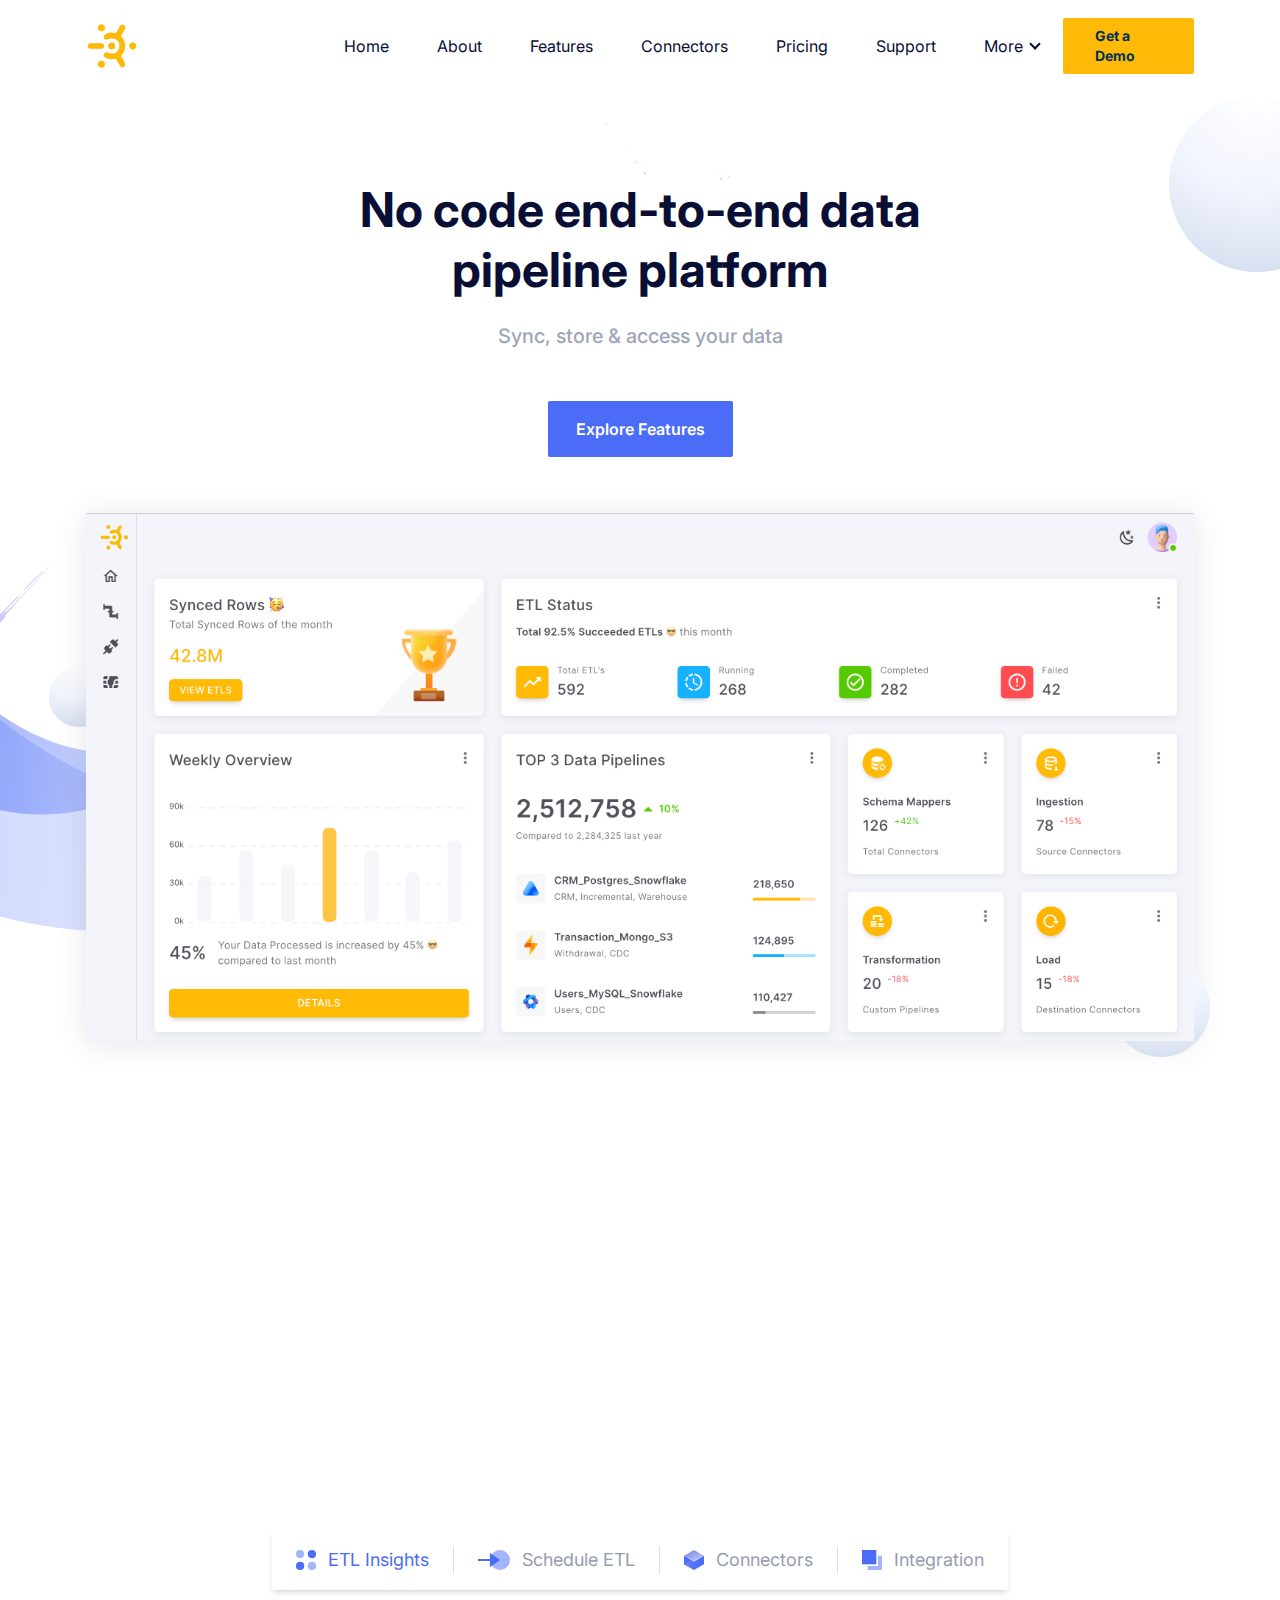
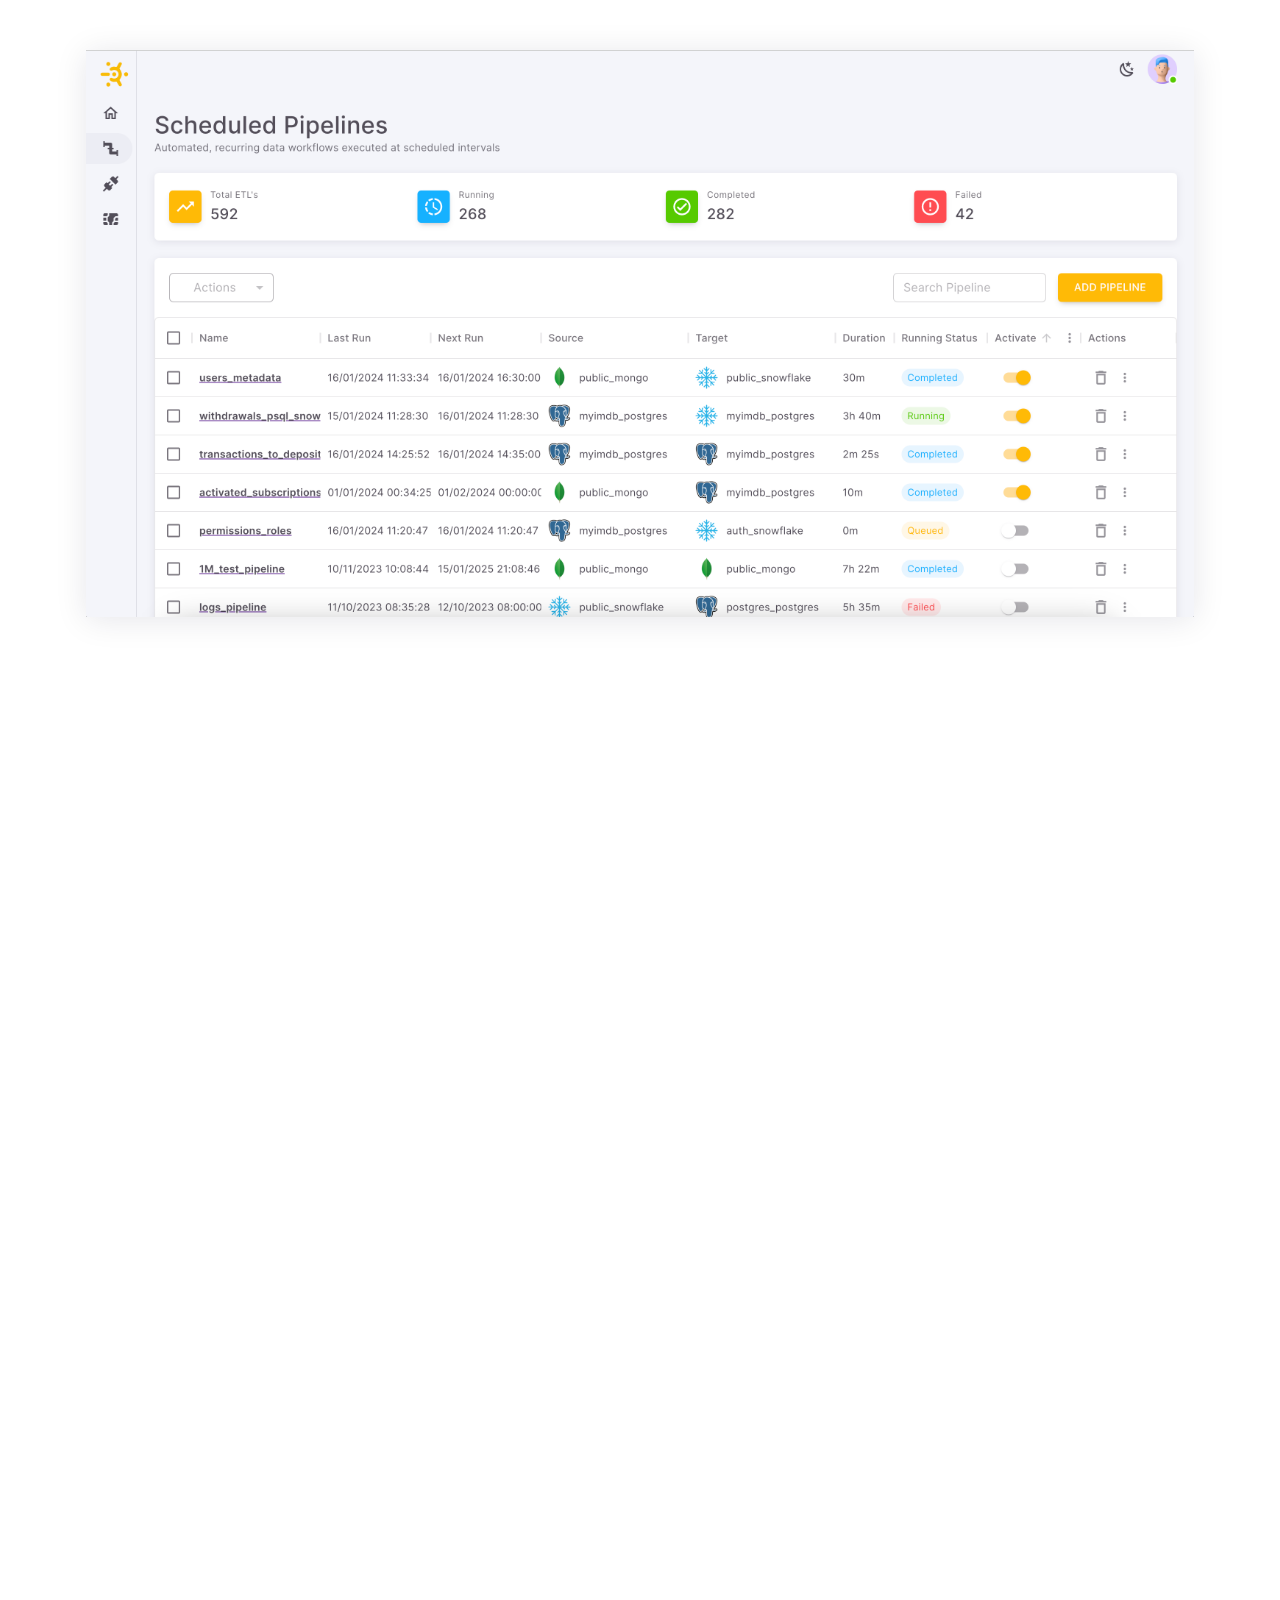
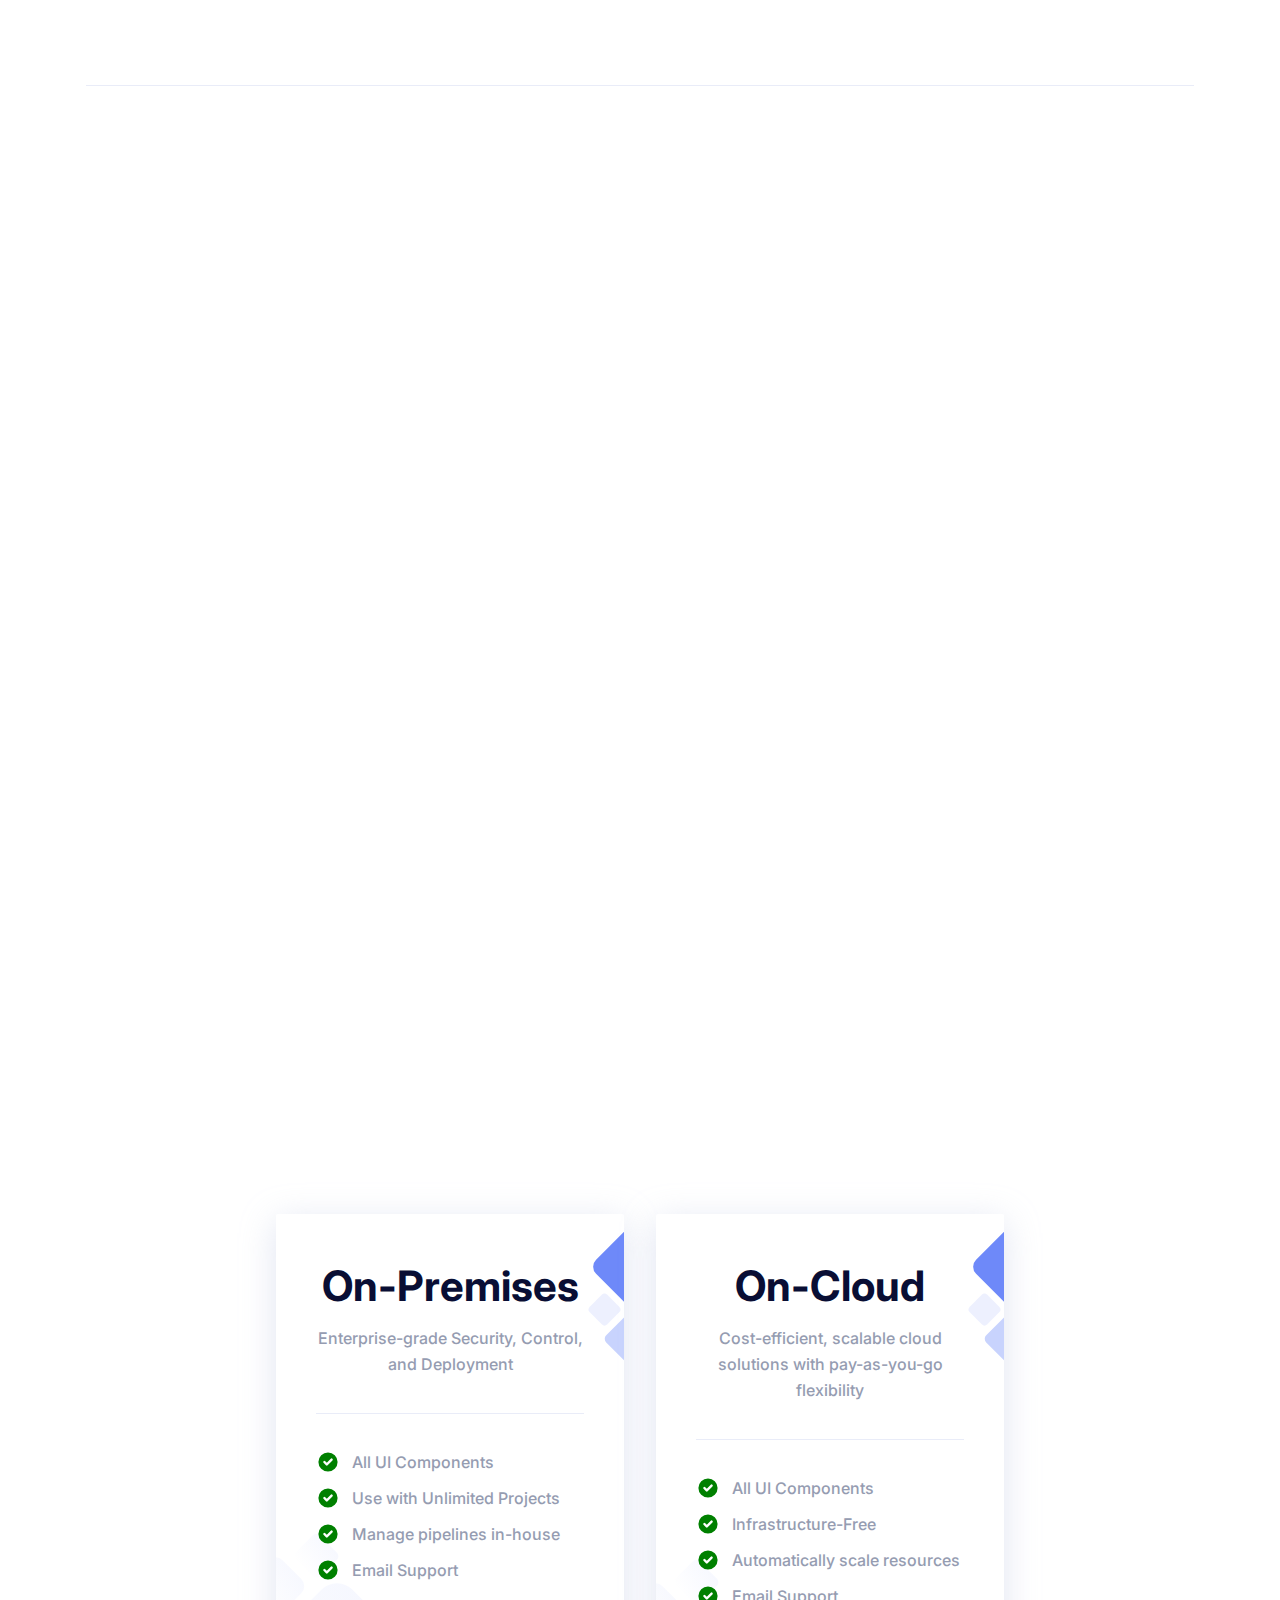
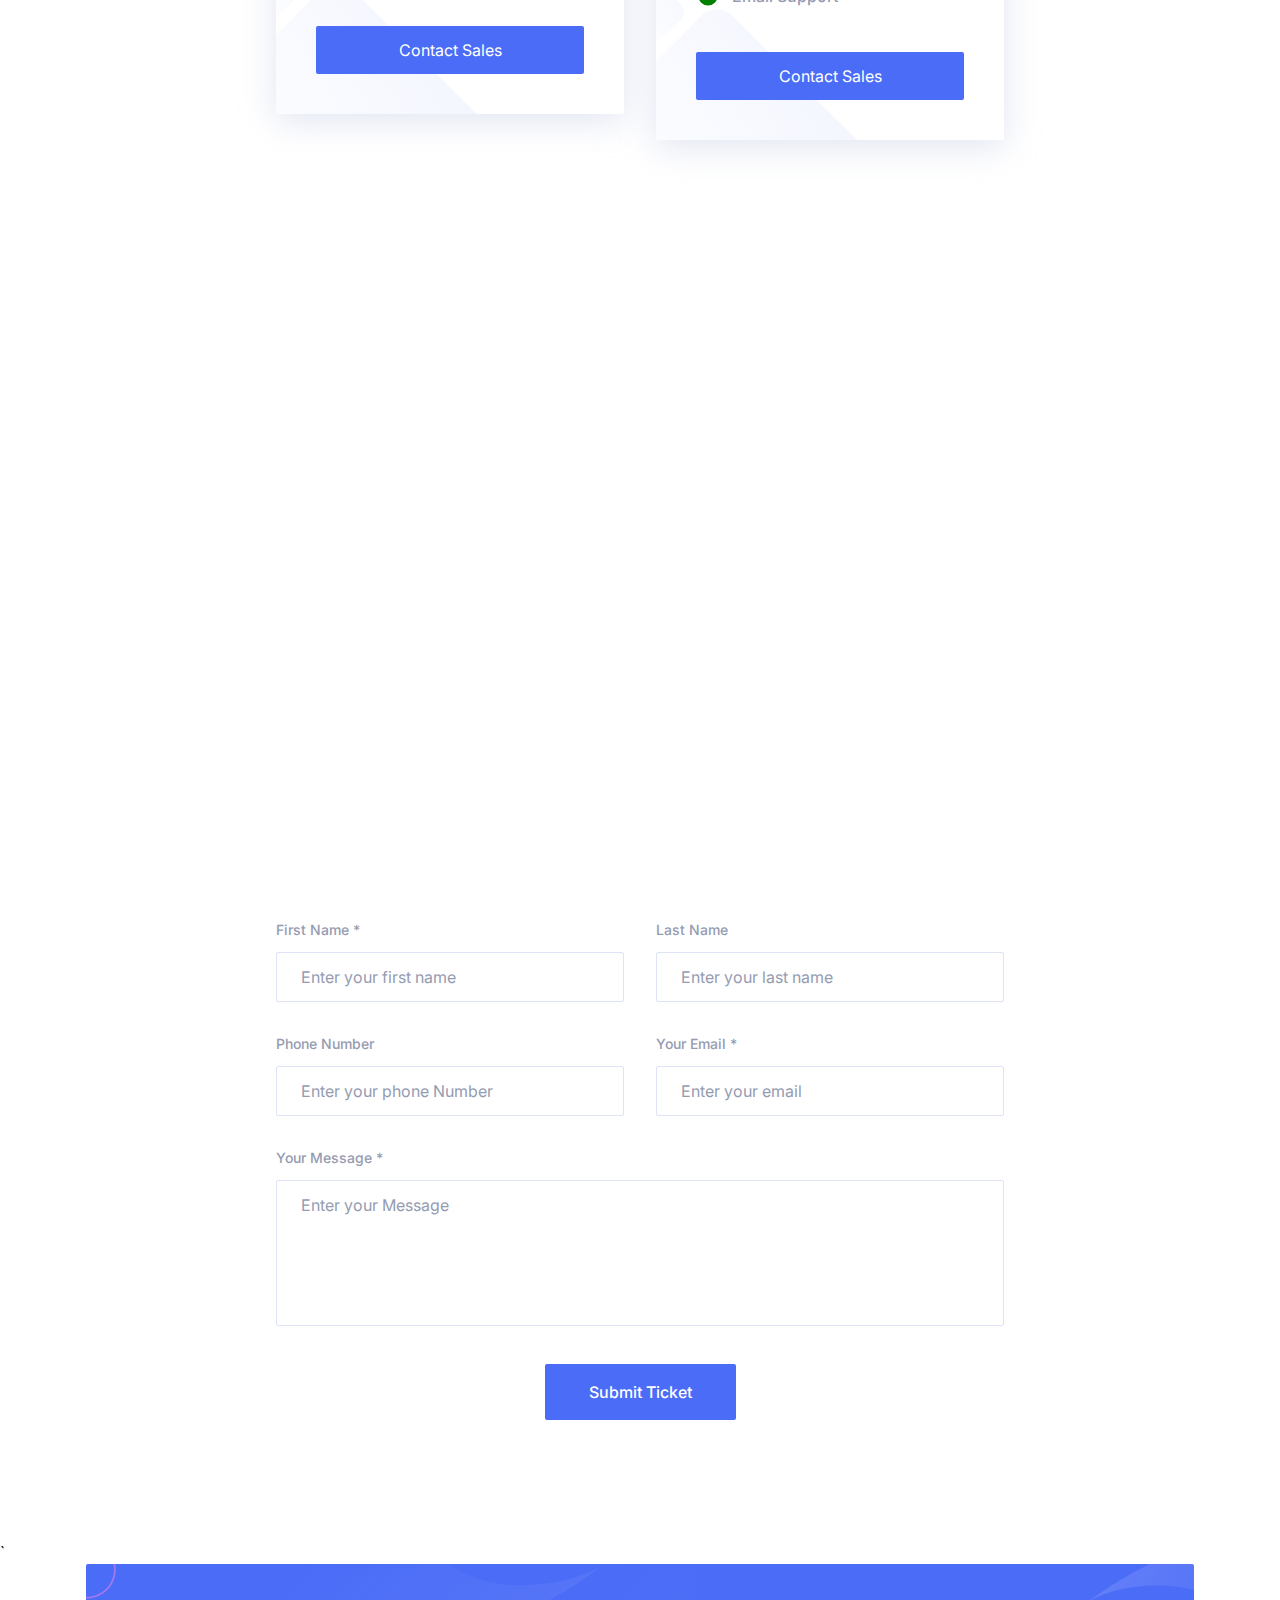
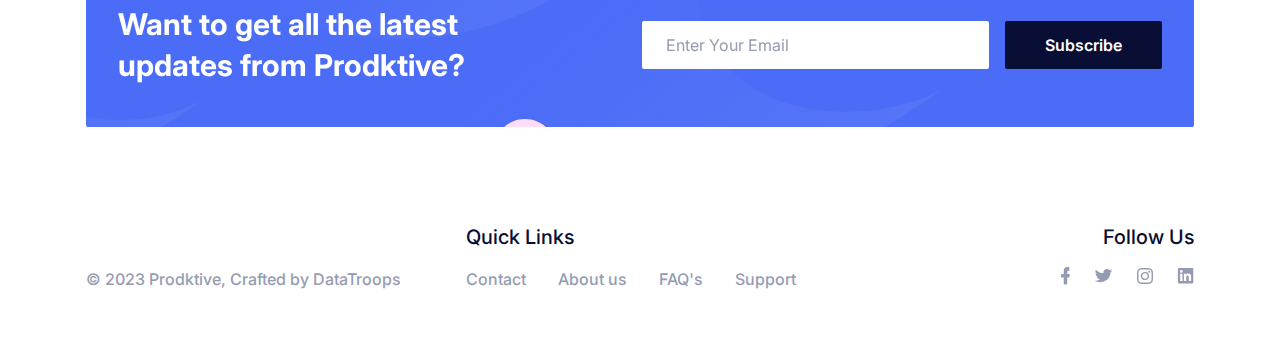
<file: index.html>
<!DOCTYPE html>
<html lang="en">
  <head>
    <script
      async
      src="https://www.googletagmanager.com/gtag/js?id=G-J1V8PW4K5X"
    ></script>
    <script>
      window.dataLayer = window.dataLayer || [];
      function gtag() {
        dataLayer.push(arguments);
      }
      gtag("js", new Date());

      gtag("config", "G-J1V8PW4K5X");
    </script>
    <meta charset="UTF-8" />
    <meta http-equiv="X-UA-Compatible" content="IE=edge" />
    <meta name="viewport" content="width=device-width, initial-scale=1.0" />

    <title>Prodktive</title>

    <meta
      name="title"
      content="Prodktive | End-to-End Data Engineering suite"
    />
    <meta
      name="description"
      content="A cutting-edge data platform designed to simplify and enhance your data engineering experience. With a user-friendly interface and robust analytics, our platform seamlessly integrates diverse data sources, providing a scalable solution for businesses. Prodktive is your key to unlocking insights and making informed decisions effortlessly."
    />

    <link rel="icon" href="favicon.ico" />
    <link href="style.css" rel="stylesheet" />
  </head>
  <body>
    <header
      class="header bg-transparent absolute top-0 left-0 z-40 w-full flex items-center transition"
    >
      <div class="container">
        <div class="flex mx-[-16px] items-center justify-between relative">
          <div class="px-4 w-60 max-w-full">
            <a href="index.html" class="header-logo w-full block py-5">
              <img
                style="height: 52.13px; width: auto"
                src="images/logo.png"
                alt="logo"
                class="w-full"
              />
            </a>
          </div>
          <div class="flex px-4 justify-between items-center w-full">
            <div>
              <button
                id="navbarToggler"
                class="block absolute right-4 top-1/2 translate-y-[-50%] lg:hidden focus:ring-2 ring-primary px-3 py-[6px] rounded-lg"
              >
                <span
                  class="relative w-[30px] h-[2px] my-[6px] block bg-dark"
                ></span>
                <span
                  class="relative w-[30px] h-[2px] my-[6px] block bg-dark"
                ></span>
                <span
                  class="relative w-[30px] h-[2px] my-[6px] block bg-dark"
                ></span>
              </button>
              <nav
                id="navbarCollapse"
                class="absolute py-5 lg:py-0 lg:px-4 xl:px-6 bg-white lg:bg-transparent shadow-lg rounded-lg max-w-[250px] w-full lg:max-w-full lg:w-full right-4 top-full hidden lg:block lg:static lg:shadow-none"
              >
                <ul class="blcok lg:flex">
                  <li class="relative group">
                    <a
                      href="#home"
                      class="menu-scroll text-base text-black group-hover:text-primary py-2 lg:py-6 lg:inline-flex lg:px-0 flex mx-8 lg:mr-0"
                    >
                      Home
                    </a>
                  </li>
                  <li class="relative group">
                    <a
                      href="#about"
                      class="menu-scroll text-base text-black group-hover:text-primary py-2 lg:py-6 lg:inline-flex lg:px-0 flex mx-8 lg:mr-0 lg:ml-8 xl:ml-12"
                    >
                      About
                    </a>
                  </li>
                  <li class="relative group">
                    <a
                      href="#features"
                      class="menu-scroll text-base text-black group-hover:text-primary py-2 lg:py-6 lg:inline-flex lg:px-0 flex mx-8 lg:mr-0 lg:ml-8 xl:ml-12"
                    >
                      Features
                    </a>
                  </li>
                  <li class="relative group">
                    <a
                      href="#connectors"
                      class="menu-scroll text-base text-black group-hover:text-primary py-2 lg:py-6 lg:inline-flex lg:px-0 flex mx-8 lg:mr-0 lg:ml-8 xl:ml-12"
                    >
                      Connectors
                    </a>
                  </li>
                  <li class="relative group">
                    <a
                      href="#pricing"
                      class="menu-scroll text-base text-black group-hover:text-primary py-2 lg:py-6 lg:inline-flex lg:px-0 flex mx-8 lg:mr-0 lg:ml-8 xl:ml-12"
                    >
                      Pricing
                    </a>
                  </li>
                  <li class="relative group">
                    <a
                      href="#contact"
                      class="menu-scroll text-base text-black group-hover:text-primary py-2 lg:py-6 lg:inline-flex lg:px-0 flex mx-8 lg:mr-0 lg:ml-8 xl:ml-12"
                    >
                      Support
                    </a>
                  </li>
                  <li class="relative group submenu-item">
                    <a
                      href="javascript:void(0)"
                      class="text-base text-black group-hover:text-primary py-2 lg:py-6 lg:inline-flex lg:pl-0 lg:pr-4 flex mx-8 lg:mr-0 lg:ml-8 xl:ml-12 relative after:absolute after:w-2 after:h-2 after:border-b-2 after:border-r-2 after:border-current after:rotate-45 lg:after:right-0 after:right-1 after:top-1/2 after:translate-y-[-50%] after:mt-[-2px]"
                    >
                      More
                    </a>
                    <div
                      class="submenu hidden relative lg:absolute w-[250px] top-full lg:top-[110%] left-0 rounded-sm lg:shadow-lg p-4 lg:block lg:opacity-0 lg:invisible group-hover:opacity-100 lg:group-hover:visible lg:group-hover:top-full bg-white transition-[top] duration-300"
                    >
                      <a
                        href="about.html"
                        class="block text-sm text-black rounded hover:text-primary py-[10px] px-4"
                      >
                        About Us
                      </a>

                      <a
                        href="contact.html"
                        class="block text-sm text-black rounded hover:text-primary py-[10px] px-4"
                      >
                        Contact Sales
                      </a>
                    </div>
                  </li>
                </ul>
              </nav>
            </div>
            <div class="sm:flex justify-end pr-16 lg:pr-0">
              <a
                href="#contact"
                class="text-sm md:text-base lg:text-lg font-bold py-2 px-4 md:px-6 lg:px-8 hover:shadow-signUp rounded-sm transition ease-in-out duration-300 demo-button"
              >
                Get a Demo
              </a>
            </div>
          </div>
        </div>
      </div>
    </header>

    <section
      id="home"
      class="relative overflow-hidden z-10 pt-[120px] pb-16 md:pt-[150px] xl:pt-[180px]"
    >
      <div class="container">
        <div class="flex flex-wrap mx-[-16px]">
          <div class="w-full px-4">
            <div
              class="mx-auto max-w-[720px] text-center wow fadeInUp"
              data-wow-delay=".2s"
            >
              <h1
                class="text-black font-bold text-3xl sm:text-4xl md:text-5xl leading-tight sm:leading-tight md:leading-tight mb-5"
              >
                No code end-to-end data pipeline platform
              </h1>
              <p
                class="font-medium text-lg md:text-xl leading-relaxed md:leading-relaxed text-body-color opacity-90 mb-12"
              >
                Sync, store & access your data
              </p>
              <div class="flex items-center justify-center">
                <a
                  href="#features"
                  class="menu-scroll text-base font-semibold text-white bg-primary py-4 px-7 hover:shadow-signUp mx-2 rounded-sm transition ease-in-out duration-300"
                >
                  Explore Features
                </a>
              </div>
            </div>
            <div class="text-center">
              <div
                class="mx-auto mt-10 lg:mt-14 relative z-20 wow fadeInUp inline-block bg-white shadow-image"
                data-wow-delay=".2s"
              >
                <img
                  src="images/Dashboard.png"
                  alt="image"
                  class="max-w-full mx-auto"
                />
                <div class="absolute right-[-16px] bottom-[-16px] z-[-1]">
                  <svg
                    width="98"
                    height="98"
                    viewBox="0 0 98 98"
                    fill="none"
                    xmlns="http://www.w3.org/2000/svg"
                  >
                    <path
                      fill-rule="evenodd"
                      clip-rule="evenodd"
                      d="M49 98C76.0572 98 98 76.0618 98 49C98 21.9382 76.0572 0 49 0C21.9428 0 0 21.9382 0 49C0 76.0618 21.9428 98 49 98Z"
                      fill="url(#paint0_radial_77:31)"
                    />
                    <defs>
                      <radialGradient
                        id="paint0_radial_77:31"
                        cx="0"
                        cy="0"
                        r="1"
                        gradientUnits="userSpaceOnUse"
                        gradientTransform="translate(49) rotate(90) scale(98)"
                      >
                        <stop stop-color="white" />
                        <stop offset="0.569" stop-color="#F0F4FD" />
                        <stop offset="0.993" stop-color="#D9E0F0" />
                      </radialGradient>
                    </defs>
                  </svg>
                </div>
              </div>
            </div>
          </div>
        </div>
      </div>

      <div class="absolute right-0 top-24 z-[-1]">
        <svg
          width="111"
          height="176"
          viewBox="0 0 111 176"
          fill="none"
          xmlns="http://www.w3.org/2000/svg"
        >
          <path
            fill-rule="evenodd"
            clip-rule="evenodd"
            d="M87.9999 176C136.614 176 176 136.602 176 88C176 39.3978 136.614 0 87.9999 0C39.4096 0 -0.00012207 39.3978 -0.00012207 88C-0.00012207 136.602 39.4096 176 87.9999 176Z"
            fill="url(#paint0_radial_2:29)"
          />
          <defs>
            <radialGradient
              id="paint0_radial_2:29"
              cx="0"
              cy="0"
              r="1"
              gradientUnits="userSpaceOnUse"
              gradientTransform="translate(87.9999) rotate(90) scale(176)"
            >
              <stop stop-color="white" />
              <stop offset="0.569" stop-color="#F0F4FD" />
              <stop offset="0.993" stop-color="#D9E0F0" />
            </radialGradient>
          </defs>
        </svg>
      </div>
      <div class="absolute left-0 bottom-0 z-[-1]">
        <svg
          width="731"
          height="1028"
          viewBox="0 0 731 1028"
          fill="none"
          xmlns="http://www.w3.org/2000/svg"
        >
          <path
            fill-rule="evenodd"
            clip-rule="evenodd"
            d="M341.5 630C366.624 630 387 610.077 387 585.5C387 560.923 366.624 541 341.5 541C316.375 541 296 560.923 296 585.5C296 610.077 316.375 630 341.5 630Z"
            fill="#FFDDF7"
          />
          <path
            fill-rule="evenodd"
            clip-rule="evenodd"
            d="M325.845 560.409C325.305 555.541 323.685 550.779 321.165 546.532C318.605 542.26 315.191 538.563 311.136 535.672C310.956 535.541 310.776 535.4 310.583 535.276L310.017 534.903C309.632 534.656 309.259 534.396 308.873 534.174C308.475 533.944 308.089 533.71 307.69 533.485L306.482 532.85C304.85 532.033 303.161 531.336 301.429 530.764C299.682 530.212 297.899 529.779 296.093 529.471C294.28 529.19 292.441 529.034 290.603 529C288.777 528.996 286.938 529.104 285.113 529.35C283.287 529.617 281.487 530.007 279.713 530.522C277.951 531.059 276.228 531.722 274.557 532.501C272.893 533.292 271.291 534.205 269.761 535.231C269.35 535.523 268.925 535.795 268.514 536.102L267.318 537.024L266.148 538.003C265.762 538.334 265.402 538.687 265.029 539.029C263.567 540.431 262.221 541.949 261.005 543.57C260.722 543.982 260.414 544.385 260.131 544.805L259.295 546.077L258.524 547.386C258.279 547.822 258.061 548.279 257.816 548.725C256.904 550.531 256.147 552.411 255.553 554.345C252.789 563.241 253.766 573.14 258.061 581.377C258.729 582.694 259.514 583.944 260.324 585.168L260.979 586.064L261.301 586.511L261.648 586.943L262.342 587.806C262.574 588.089 262.818 588.361 263.062 588.639C263.538 589.202 264.065 589.72 264.579 590.253C264.837 590.523 265.107 590.763 265.377 591.019C265.647 591.27 265.904 591.532 266.187 591.771C266.752 592.247 267.305 592.747 267.897 593.189L268.771 593.871L269.671 594.514C270.224 594.925 270.815 595.275 271.394 595.65C271.677 595.842 271.985 596.001 272.281 596.175L273.181 596.685L274.107 597.152C274.415 597.305 274.724 597.469 275.045 597.603C275.675 597.877 276.292 598.179 276.948 598.414C279.52 599.426 282.194 600.146 284.92 600.574C285.37 600.64 285.807 600.689 286.257 600.747C286.475 600.772 286.694 600.806 286.926 600.826L287.594 600.877C288.031 600.905 288.481 600.954 288.931 600.964L290.268 600.995C290.487 601.004 290.718 601 290.937 600.991L291.606 600.973C292.056 600.96 292.493 600.954 292.943 600.91L294.28 600.803L295.604 600.63C297.366 600.367 299.127 600.011 300.824 599.482C302.534 598.962 304.206 598.345 305.8 597.57C309.872 595.647 313.535 592.956 316.588 589.645C319.572 586.407 321.903 582.623 323.453 578.501C324.148 576.652 324.713 574.737 325.125 572.797C325.51 570.858 325.768 568.891 325.768 566.952C325.78 566.764 325.78 566.588 325.768 566.427L325.729 565.982C325.713 565.764 325.683 565.547 325.639 565.332C325.549 564.999 325.433 564.864 325.266 564.895C325.099 564.926 324.868 565.382 324.662 565.994C324.469 566.609 324.225 567.372 324.135 568.06C323.848 569.923 323.431 571.764 322.888 573.569C322.733 574.019 322.605 574.477 322.45 574.926C322.283 575.373 322.129 575.824 321.975 576.278C321.795 576.723 321.628 577.172 321.448 577.624C321.268 578.074 321.075 578.518 320.882 578.973C319.018 583.343 316.086 587.328 312.409 590.519C309.396 593.134 305.956 595.21 302.239 596.658C300.156 597.455 298.021 598.078 295.81 598.467C293.611 598.856 291.349 599.01 289.073 598.876L287.028 598.767C284.889 598.595 282.774 598.203 280.715 597.597C280.368 597.509 280.034 597.392 279.7 597.28L278.684 596.944L277.694 596.559L277.205 596.366C277.041 596.298 276.878 596.227 276.717 596.152L275.74 595.718C275.418 595.569 275.11 595.401 274.788 595.243C274.158 594.935 273.541 594.57 272.937 594.222C272.615 594.053 272.332 593.849 272.024 593.664C271.728 593.47 271.432 593.291 271.137 593.085C270.571 592.672 269.967 592.284 269.427 591.837C269.144 591.617 268.861 591.403 268.591 591.181L267.794 590.489L267.382 590.144L266.997 589.78L266.238 589.051L265.467 588.26L265.081 587.864L264.721 587.451L263.988 586.626L263.307 585.769L262.959 585.34L262.625 584.896L261.982 584.008L261.378 583.09L261.069 582.63L260.787 582.158L260.234 581.21L259.719 580.238L259.462 579.751C259.372 579.587 259.308 579.419 259.218 579.253L258.755 578.256C258.614 577.918 258.485 577.576 258.344 577.236L258.138 576.726C258.074 576.556 258.022 576.38 257.958 576.208L257.598 575.168C257.495 574.819 257.392 574.464 257.302 574.112C257.238 573.905 257.174 573.698 257.122 573.491C257.058 573.284 257.019 573.074 256.968 572.866C256.865 572.449 256.749 572.037 256.672 571.62C256.582 571.202 256.492 570.786 256.415 570.369C256.364 570.162 256.338 569.953 256.299 569.742L256.209 569.113L256.106 568.483C256.081 568.272 256.068 568.06 256.042 567.849C256.003 567.426 255.952 567.003 255.914 566.578C255.888 565.726 255.823 564.87 255.875 564.008C255.926 561.981 256.068 559.901 256.286 557.949C256.351 557.403 256.492 556.76 256.634 556.165C257.071 554.487 257.636 552.844 258.292 551.24C258.983 549.646 259.773 548.097 260.658 546.602C260.838 546.323 261.005 546.042 261.172 545.762C261.249 545.623 261.327 545.479 261.417 545.343L261.686 544.934C261.866 544.663 262.047 544.39 262.239 544.12C262.432 543.85 262.651 543.597 262.857 543.338C263.808 542.204 264.824 541.148 265.865 540.113C266.405 539.611 266.932 539.09 267.485 538.613C267.768 538.372 268.038 538.117 268.321 537.883L269.182 537.176C270.738 535.903 272.538 534.896 274.313 533.955C276.603 532.746 279.028 531.812 281.538 531.174C284.046 530.525 286.617 530.186 289.201 530.096C295.154 529.877 301.159 531.181 306.456 533.787C308.77 534.913 310.93 536.34 312.923 537.961C314.903 539.592 316.716 541.419 318.4 543.368C318.889 543.911 319.326 544.515 319.776 545.122C319.995 545.423 320.2 545.749 320.406 546.065C320.612 546.387 320.83 546.703 321.01 547.04C321.203 547.373 321.396 547.706 321.576 548.04C321.769 548.376 321.936 548.726 322.103 549.066C322.463 549.746 322.759 550.457 323.068 551.146C323.85 552.976 324.469 554.872 324.919 556.81C325.369 558.744 325.665 560.713 325.755 562.695C325.793 563.039 325.806 563.383 325.832 563.741C325.858 564.101 325.896 564.477 325.961 564.89C326.025 563.285 326.025 561.866 325.845 560.409Z"
            fill="#FF88E4"
            fill-opacity="0.48"
          />
          <path
            fill-rule="evenodd"
            clip-rule="evenodd"
            d="M605.46 40.252C605.28 40.142 605.1 40.031 604.89 40C604.91 41.171 607.09 41.586 606.75 40.31C606.17 40.684 605.82 40.468 605.46 40.252ZM629.75 63.262C628.77 62.511 628.78 62.484 630.01 62.57C630.71 63.447 628.61 64.42 629.75 63.263V63.262ZM636.35 78.818C635.74 78.118 635.03 77.312 634.99 78.707C635.37 78.461 635.88 79.02 636.3 79.481C636.76 79.978 637.11 80.361 637.07 79.494C636.9 79.447 636.64 79.144 636.35 78.818ZM639.84 80.542C639.55 79.782 638.31 80.837 639.37 80.757C640.22 81.524 641.36 79.603 640.1 79.85C640.21 80.152 640.29 80.446 639.84 80.542ZM644.89 89.182C645.03 89.381 645.18 89.557 645.31 89.716V89.717C645.91 90.439 646.22 90.82 644.8 91.521C644.65 91.323 644.51 91.148 644.38 90.989C643.78 90.266 643.46 89.883 644.89 89.182ZM730.04 94.475C730.02 93.3 727.65 93.376 728.18 94.166C728.52 94.035 728.74 94.223 728.96 94.411C729.24 94.65 729.52 94.889 730.04 94.475ZM716.06 91C715.58 90.357 718.14 89.29 717.99 90.682C717.46 90.532 716.8 90.659 716.06 91ZM713.79 91.998C713.68 91.989 712.87 91.514 713.02 91.063C713.14 90.696 714.51 92.054 713.79 91.998ZM720 95.016C720.4 95.796 720.31 96.399 720.21 97L721.11 96.61L721.13 96.602L722 96.222L721.46 95.072C721.12 95.221 720.87 95.15 720.62 95.08C720.42 95.026 720.23 94.972 720 95.016ZM725 91.982C724.6 92.087 724.4 91.722 724.2 91.357C724.141 91.2399 724.074 91.1266 724 91.018C724.4 90.914 724.6 91.278 724.8 91.643C724.86 91.761 724.93 91.879 725 91.982Z"
            fill="#8E79FC"
            fill-opacity="0.48"
          />
          <path
            fill-rule="evenodd"
            clip-rule="evenodd"
            d="M301.007 543.85C120.007 784.397 -34.8195 640.599 -178.532 436.325L-289.394 551.055C-201.911 615.696 -115.514 692.887 -24.9497 720.764L-23.423 721.229C77.095 751.539 182.759 720.722 300.623 544.241L301.007 543.85Z"
            fill="url(#paint0_linear_138:3)"
          />
          <path
            opacity="0.5"
            fill-rule="evenodd"
            clip-rule="evenodd"
            d="M605.015 488.154C257.659 949.786 -39.4669 673.824 -315.265 281.803L-528.018 501.981C-360.131 626.034 -194.326 774.169 -20.5258 827.667L-17.5959 828.561C175.307 886.728 378.085 827.588 604.278 488.904L605.015 488.154Z"
            fill="url(#paint1_linear_138:3)"
          />
          <path
            opacity="0.72"
            fill-rule="evenodd"
            clip-rule="evenodd"
            d="M-10.0768 551.448C-8.80336 550.127 -7.48094 548.827 -6.2847 547.433C-4.40221 545.237 -2.02745 543.385 -0.686237 540.795C-0.586115 540.608 -0.352497 540.327 -0.168941 540.171C1.88668 538.392 3.22685 536.072 5.01964 534.105C5.72049 533.335 6.06152 532.815 5.16252 533.065C4.67547 533.2 5.14374 532.524 5.47122 532.118C6.74776 530.537 8.138 529.049 9.50528 527.551C12.3014 524.482 15.1455 521.444 17.6881 518.146C18.5319 517.054 19.4746 516.044 20.4237 515.035C24.075 511.134 27.7211 507.233 31.3589 503.321C36.0041 498.317 40.6461 493.312 45.2736 488.288C46.546 486.904 47.7579 485.447 49 484.022C48.8123 483.908 48.5338 484.261 48.3033 484.511C44.3204 488.725 40.3322 492.938 36.3618 497.172C31.1941 502.686 26.0566 508.242 20.8774 513.735C16.5169 518.365 12.1178 522.942 7.7271 527.52C7.16287 528.113 6.53604 528.706 5.952 529.132C4.77245 529.996 6.02189 528.623 5.78306 528.519C3.9183 529.85 2.24752 531.9 0.521465 533.679C-1.47053 535.728 -3.28104 537.955 -4.1425 540.275C-4.24449 540.513 -4.38235 540.734 -4.55133 540.93C-6.14597 542.782 -6.89794 544.582 -7.9878 546.413C-8.95355 548.036 -9.45414 549.555 -10.6775 551.219C-10.885 551.5 -11.0989 551.854 -10.9508 551.968C-10.762 552.104 -10.3897 551.781 -10.0768 551.448ZM4.0299 529.361C6.03232 526.604 8.36432 524.347 10.6296 521.954C12.8541 519.592 15.1048 517.272 17.3179 514.9C17.8936 514.286 18.6831 513.6 18.6038 512.632C16.2875 514.609 14.1203 516.544 12.1908 518.75C8.60003 522.869 4.6911 526.594 0.984527 530.568C-0.390056 532.035 -1.60194 533.356 -1.46532 535.208C0.637232 533.408 2.55311 531.39 4.0299 529.361ZM32.9243 498.442C34.739 496.735 36.5881 494.998 38.188 493.094C39.7211 491.274 41.9342 490.025 42.8791 487.695C35.5879 494.124 28.86 501.167 22.4157 508.543C24.4526 507.201 26.1984 505.443 27.9495 503.706C29.6589 502.01 31.1617 500.106 32.9243 498.442Z"
            fill="#B8ABFD"
          />
          <path
            fill-rule="evenodd"
            clip-rule="evenodd"
            d="M78.9999 644C95.5655 644 109 630.568 109 614C109 597.432 95.5655 584 78.9999 584C62.4343 584 48.9999 597.432 48.9999 614C48.9999 630.568 62.4343 644 78.9999 644Z"
            fill="url(#paint2_radial_138:3)"
          />
          <defs>
            <linearGradient
              id="paint0_linear_138:3"
              x1="-347.392"
              y1="530.791"
              x2="315.951"
              y2="600.848"
              gradientUnits="userSpaceOnUse"
            >
              <stop stop-color="#4A6CF7" />
              <stop offset="1" stop-color="#4A6CF7" stop-opacity="0" />
            </linearGradient>
            <linearGradient
              id="paint1_linear_138:3"
              x1="-639.321"
              y1="463.093"
              x2="633.693"
              y2="597.539"
              gradientUnits="userSpaceOnUse"
            >
              <stop stop-color="#4A6CF7" />
              <stop offset="1" stop-color="#4A6CF7" stop-opacity="0" />
            </linearGradient>
            <radialGradient
              id="paint2_radial_138:3"
              cx="0"
              cy="0"
              r="1"
              gradientUnits="userSpaceOnUse"
              gradientTransform="translate(78.9999 584) rotate(90) scale(60)"
            >
              <stop stop-color="white" />
              <stop offset="0.569" stop-color="#F0F4FD" />
              <stop offset="0.993" stop-color="#D9E0F0" />
            </radialGradient>
          </defs>
        </svg>
      </div>
    </section>

    <section id="about" class="pt-[100px]">
      <div class="container">
        <div class="flex flex-wrap mx-[-16px]">
          <div class="w-full px-4">
            <div
              class="mx-auto max-w-[655px] text-center mb-12 wow fadeInUp"
              data-wow-delay=".1s"
            >
              <span class="text-lg font-semibold text-primary mb-2 block">
                Know About Our Product
              </span>
              <h2
                class="text-black font-bold text-3xl sm:text-4xl md:text-[45px] mb-5"
              >
                About Our Software
              </h2>
              <p
                class="text-body-color text-base md:text-lg leading-relaxed md:leading-relaxed max-w-[570px] mx-auto"
              >
                A cutting-edge data platform designed to simplify and enhance
                your data engineering experience. With a user-friendly interface
                and robust analytics, our platform seamlessly integrates diverse
                data sources, providing a scalable solution for businesses.
                Prodktive is your key to unlocking insights and making informed
                decisions effortlessly.
              </p>
            </div>
          </div>
        </div>

        <div class="flex flex-wrap justify-center mx-[-16px]">
          <div class="w-full px-4">
            <div class="flex justify-center">
              <div
                class="inline-flex flex-wrap justify-center items-center bg-white shadow-md rounded-sm py-2 mb-[60px] tabButtons"
              >
                <a
                  href="javascript:void(0)"
                  onclick="showPanel(0)"
                  class="flex items-center text-body-color hover:text-primary text-base md:text-lg px-4 md:px-6 my-2 border-r border-body-color border-opacity-30"
                >
                  <span class="mr-3">
                    <svg
                      width="20"
                      height="20"
                      viewBox="0 0 20 20"
                      fill="none"
                      xmlns="http://www.w3.org/2000/svg"
                    >
                      <circle
                        opacity="0.5"
                        cx="4.11765"
                        cy="4.11814"
                        r="4.11765"
                        fill="#4A6CF7"
                      />
                      <circle
                        cx="15.8824"
                        cy="4.11814"
                        r="4.11765"
                        fill="#4A6CF7"
                      />
                      <circle
                        opacity="0.5"
                        cx="15.8824"
                        cy="15.8828"
                        r="4.11765"
                        fill="#4A6CF7"
                      />
                      <circle
                        cx="4.11765"
                        cy="15.8828"
                        r="4.11765"
                        fill="#4A6CF7"
                      />
                    </svg>
                  </span>
                  ETL Insights
                </a>
                <a
                  href="javascript:void(0)"
                  onclick="showPanel(1)"
                  class="flex items-center text-body-color hover:text-primary text-base md:text-lg px-4 md:px-6 my-2 border-r border-body-color border-opacity-30"
                >
                  <span class="mr-3">
                    <svg
                      width="32"
                      height="20"
                      viewBox="0 0 32 20"
                      fill="none"
                      xmlns="http://www.w3.org/2000/svg"
                    >
                      <circle
                        opacity="0.5"
                        cx="22"
                        cy="10.0005"
                        r="10"
                        fill="#4A6CF7"
                      />
                      <path
                        d="M22 10.0005L12 17.0005L12 3.00049L22 10.0005Z"
                        fill="#4A6CF7"
                      />
                      <rect y="9.00049" width="12" height="2" fill="#4A6CF7" />
                    </svg>
                  </span>
                  Schedule ETL
                </a>
                <a
                  href="javascript:void(0)"
                  onclick="showPanel(2)"
                  class="flex items-center text-body-color hover:text-primary text-base md:text-lg px-4 md:px-6 my-2 border-r border-body-color border-opacity-30"
                >
                  <span class="mr-3">
                    <svg
                      width="20"
                      height="20"
                      viewBox="0 0 20 20"
                      fill="none"
                      xmlns="http://www.w3.org/2000/svg"
                    >
                      <path
                        fill-rule="evenodd"
                        clip-rule="evenodd"
                        d="M10 11.563V20.0005L19.9994 14.2192V5.78174L10 11.563Z"
                        fill="#4A6CF7"
                      />
                      <path
                        fill-rule="evenodd"
                        clip-rule="evenodd"
                        d="M0 14.3755L10 20.0005V11.563L0 5.78174V14.3755Z"
                        fill="#4A6CF7"
                      />
                      <path
                        fill-rule="evenodd"
                        clip-rule="evenodd"
                        d="M10 8.12549L0 14.3755L10 20.0005L20 14.3755L10 8.12549Z"
                        fill="url(#paint0_linear_3:20)"
                        fill-opacity="0.64"
                      />
                      <path
                        fill-rule="evenodd"
                        clip-rule="evenodd"
                        d="M10 0.000488281L0 5.78174L10 11.563L20 5.78174L10 0.000488281Z"
                        fill="url(#paint1_linear_3:20)"
                      />
                      <defs>
                        <linearGradient
                          id="paint0_linear_3:20"
                          x1="-3.86893e-09"
                          y1="11.9781"
                          x2="19.8302"
                          y2="17.6066"
                          gradientUnits="userSpaceOnUse"
                        >
                          <stop stop-color="white" stop-opacity="0.299" />
                          <stop
                            offset="1"
                            stop-color="#7587E4"
                            stop-opacity="0"
                          />
                        </linearGradient>
                        <linearGradient
                          id="paint1_linear_3:20"
                          x1="3.7182"
                          y1="0.000488354"
                          x2="11.1258"
                          y2="15.7396"
                          gradientUnits="userSpaceOnUse"
                        >
                          <stop stop-color="#7587E4" />
                          <stop offset="1" stop-color="#CCD4FF" />
                        </linearGradient>
                      </defs>
                    </svg>
                  </span>
                  Connectors
                </a>
                <a
                  href="javascript:void(0)"
                  onclick="showPanel(3)"
                  class="flex items-center text-body-color hover:text-primary text-base md:text-lg px-4 md:px-6 my-2"
                >
                  <span class="mr-3">
                    <svg
                      width="20"
                      height="20"
                      viewBox="0 0 20 20"
                      fill="none"
                      xmlns="http://www.w3.org/2000/svg"
                    >
                      <path
                        opacity="0.5"
                        d="M20 5.71484V20.0006H5.71429V15.9189H15.9184V5.71484H20Z"
                        fill="#4A6CF7"
                      />
                      <rect
                        y="0.000488281"
                        width="14.2857"
                        height="14.2857"
                        fill="#4A6CF7"
                      />
                    </svg>
                  </span>
                  Integration
                </a>
              </div>
            </div>

            <div class="text-center">
              <div class="tabPanel mx-auto bg-white shadow-image">
                <img
                  src="images/Full Load.png"
                  alt="image"
                  class="max-w-full mx-auto"
                />
              </div>
              <div class="tabPanel mx-auto bg-white shadow-image">
                <img
                  src="images/Add Pipeline.png"
                  alt="image"
                  class="max-w-full mx-auto"
                />
              </div>
              <div class="tabPanel mx-auto bg-white shadow-image">
                <img
                  src="images/Connectors.png"
                  alt="image"
                  class="max-w-full mx-auto"
                />
              </div>
              <div class="tabPanel mx-auto bg-white shadow-image">
                <img
                  src="images/Integrations.png"
                  alt="image"
                  class="max-w-full mx-auto"
                />
              </div>
            </div>
          </div>
        </div>
      </div>
    </section>

    <section id="features" class="pt-[100px]">
      <div class="container">
        <div class="flex flex-wrap mx-[-16px]">
          <div class="w-full px-4">
            <div
              class="mx-auto max-w-[655px] text-center mb-20 wow fadeInUp"
              data-wow-delay=".1s"
            >
              <span class="text-lg font-semibold text-primary mb-2 block">
                Our Software's Core Features
              </span>
              <h2
                class="text-black font-bold text-3xl sm:text-4xl md:text-[45px] mb-5"
              >
                SaaS Features
              </h2>
              <p
                class="text-body-color text-base md:text-lg leading-relaxed md:leading-relaxed max-w-[570px] mx-auto"
              >
                Get access to thoughtfully designed automations - big and small
                - that lets you effortlessly deliver unified, accurate and
                real-time data with zero loss.
              </p>
            </div>
          </div>
        </div>

        <div class="pb-12 border-b border-[#E9ECF8]">
          <div class="flex flex-wrap mx-[-16px]">
            <div class="w-full md:w-1/2 lg:w-1/3 px-4">
              <div
                class="mb-[70px] text-center 2xl:px-5 wow fadeInUp"
                data-wow-delay=".15s"
              >
                <div class="mb-9 flex justify-center">
                  <svg
                    width="50"
                    height="50"
                    viewBox="0 0 50 50"
                    fill="none"
                    xmlns="http://www.w3.org/2000/svg"
                  >
                    <path
                      opacity="0.5"
                      d="M27.2727 0.000488281V15.9096H34.0909L25 27.2732L15.9091 15.9096H22.7273V0.000488281H27.2727Z"
                      fill="#4A6CF7"
                    />
                    <path
                      d="M43.1818 0.000488281H34.0909V4.54594H43.1818C43.7846 4.54594 44.3627 4.78539 44.7889 5.21161C45.2151 5.63783 45.4545 6.21591 45.4545 6.81867V31.8187H31.8182V38.6369H18.1818V31.8187H4.54545V6.81867C4.54545 6.21591 4.7849 5.63783 5.21112 5.21161C5.63734 4.78539 6.21542 4.54594 6.81818 4.54594H15.9091V0.000488281H6.81818C5.00989 0.000488281 3.27566 0.71883 1.997 1.99749C0.718341 3.27614 0 5.01038 0 6.81867V43.1823C0 44.9906 0.718341 46.7248 1.997 48.0035C3.27566 49.2821 5.00989 50.0005 6.81818 50.0005H43.1818C44.9901 50.0005 46.7243 49.2821 48.003 48.0035C49.2817 46.7248 50 44.9906 50 43.1823V6.81867C50 5.01038 49.2817 3.27614 48.003 1.99749C46.7243 0.71883 44.9901 0.000488281 43.1818 0.000488281Z"
                      fill="#4A6CF7"
                    />
                  </svg>
                </div>
                <h3
                  class="font-bold text-black text-xl sm:text-2xl lg:text-xl xl:text-2xl mb-5"
                >
                  Streamlined Integration
                </h3>
                <p class="text-body-color text-base leading-relaxed">
                  Seamlessly unite data sources without code. Elevate with
                  Prodktive for expanded capabilities, simplifying integration
                  and unlocking powerful insights effortlessly.
                </p>
              </div>
            </div>
            <div class="w-full md:w-1/2 lg:w-1/3 px-4">
              <div
                class="mb-[70px] text-center 2xl:px-5 wow fadeInUp"
                data-wow-delay=".15s"
              >
                <div class="mb-9 flex justify-center">
                  <svg
                    width="50"
                    height="50"
                    viewBox="0 0 50 50"
                    fill="none"
                    xmlns="http://www.w3.org/2000/svg"
                  >
                    <path
                      d="M27.5265 0.000488281H2.11742C0.948003 0.000488281 0 0.948491 0 2.11791V33.8793C0 35.0487 0.948003 35.9967 2.11742 35.9967H27.5265C28.6959 35.9967 29.6439 35.0487 29.6439 33.8793V2.11791C29.6439 0.948491 28.6959 0.000488281 27.5265 0.000488281Z"
                      fill="#4A6CF7"
                    />
                    <path
                      opacity="0.5"
                      d="M48.4022 15.1783L34.5141 11.4199L33.4088 15.5087L45.2663 18.7145L38.0692 45.2839L13.541 38.6542L12.4378 42.743L39.0115 49.9274C39.2799 49.9998 39.5601 50.0187 39.8358 49.9829C40.1116 49.9471 40.3776 49.8573 40.6186 49.7187C40.8597 49.5801 41.0711 49.3953 41.2407 49.175C41.4104 48.9547 41.535 48.7031 41.6074 48.4346L49.8929 17.7743C50.0393 17.2324 49.9645 16.6545 49.685 16.1677C49.4054 15.681 48.9441 15.3251 48.4022 15.1783Z"
                      fill="#4A6CF7"
                    />
                  </svg>
                </div>
                <h3
                  class="font-bold text-black text-xl sm:text-2xl lg:text-xl xl:text-2xl mb-5"
                >
                  Manage ETL Pipelines
                </h3>
                <p class="text-body-color text-base leading-relaxed">
                  Discover and visualize your data pipelines effortlessly using
                  our intuitive workbench—unlock insights and optimize
                  performance with Data Insight.
                </p>
              </div>
            </div>
            <div class="w-full md:w-1/2 lg:w-1/3 px-4">
              <div
                class="mb-[70px] text-center 2xl:px-5 wow fadeInUp"
                data-wow-delay=".2s"
              >
                <div class="mb-9 flex justify-center">
                  <svg
                    width="50"
                    height="50"
                    viewBox="0 0 50 50"
                    fill="none"
                    xmlns="http://www.w3.org/2000/svg"
                  >
                    <path
                      d="M18.1818 20.455H2.27273C1.66996 20.455 1.09188 20.2156 0.665665 19.7894C0.239446 19.3631 0 18.7851 0 18.1823V2.27322C0 1.67045 0.239446 1.09237 0.665665 0.666153C1.09188 0.239934 1.66996 0.000488281 2.27273 0.000488281H18.1818C18.7846 0.000488281 19.3627 0.239934 19.7889 0.666153C20.2151 1.09237 20.4545 1.67045 20.4545 2.27322V18.1823C20.4545 18.7851 20.2151 19.3631 19.7889 19.7894C19.3627 20.2156 18.7846 20.455 18.1818 20.455Z"
                      fill="#4A6CF7"
                    />
                    <path
                      d="M18.1818 50.0004H2.27273C1.66996 50.0004 1.09188 49.761 0.665665 49.3348C0.239446 48.9086 0 48.3305 0 47.7277V31.8186C0 31.2159 0.239446 30.6378 0.665665 30.2116C1.09188 29.7853 1.66996 29.5459 2.27273 29.5459H18.1818C18.7846 29.5459 19.3627 29.7853 19.7889 30.2116C20.2151 30.6378 20.4545 31.2159 20.4545 31.8186V47.7277C20.4545 48.3305 20.2151 48.9086 19.7889 49.3348C19.3627 49.761 18.7846 50.0004 18.1818 50.0004Z"
                      fill="#4A6CF7"
                    />
                    <path
                      opacity="0.5"
                      d="M27.2727 2.27319H50V6.81865H27.2727V2.27319ZM27.2727 13.6368H50V18.1823H27.2727V13.6368ZM27.2727 31.8186H50V36.3641H27.2727V31.8186ZM27.2727 43.1823H50V47.7277H27.2727V43.1823Z"
                      fill="#4A6CF7"
                    />
                  </svg>
                </div>
                <h3
                  class="font-bold text-black text-xl sm:text-2xl lg:text-xl xl:text-2xl mb-5"
                >
                  Scheduled Data Updates
                </h3>
                <p class="text-body-color text-base leading-relaxed">
                  Effortlessly keep data fresh with scheduled collections.
                  Elevate capabilities and streamline integration for seamless
                  insights on our platform.
                </p>
              </div>
            </div>
            <div class="w-full md:w-1/2 lg:w-1/3 px-4">
              <div
                class="mb-[70px] text-center 2xl:px-5 wow fadeInUp"
                data-wow-delay=".15s"
              >
                <div class="mb-9 flex justify-center">
                  <svg
                    width="46"
                    height="50"
                    viewBox="0 0 46 50"
                    fill="none"
                    xmlns="http://www.w3.org/2000/svg"
                  >
                    <path
                      d="M43.75 6.25049H25V10.4172H43.75C44.3025 10.4172 44.8324 10.1977 45.2231 9.80696C45.6138 9.41626 45.8333 8.88636 45.8333 8.33382C45.8333 7.78129 45.6138 7.25138 45.2231 6.86068C44.8324 6.46998 44.3025 6.25049 43.75 6.25049Z"
                      fill="#4A6CF7"
                    />
                    <path
                      d="M2.08333 10.4172H12.5V16.6672H20.8333V0.000488281H12.5V6.25049H2.08333C1.5308 6.25049 1.00089 6.46998 0.610193 6.86068C0.219492 7.25138 0 7.78129 0 8.33382C0 8.88636 0.219492 9.41626 0.610193 9.80696C1.00089 10.1977 1.5308 10.4172 2.08333 10.4172Z"
                      fill="#4A6CF7"
                    />
                    <path
                      d="M43.75 39.5839H25V43.7505H43.75C44.3025 43.7505 44.8324 43.531 45.2231 43.1403C45.6138 42.7496 45.8333 42.2197 45.8333 41.6672C45.8333 41.1147 45.6138 40.5848 45.2231 40.1941C44.8324 39.8034 44.3025 39.5839 43.75 39.5839Z"
                      fill="#4A6CF7"
                    />
                    <path
                      d="M2.08333 43.7505H12.5V50.0005H20.8333V33.3339H12.5V39.5839H2.08333C1.5308 39.5839 1.00089 39.8034 0.610193 40.1941C0.219492 40.5848 0 41.1147 0 41.6672C0 42.2197 0.219492 42.7496 0.610193 43.1403C1.00089 43.531 1.5308 43.7505 2.08333 43.7505Z"
                      fill="#4A6CF7"
                    />
                    <path
                      opacity="0.5"
                      d="M43.75 22.9171H37.5V27.0838H43.75C44.3025 27.0838 44.8324 26.8643 45.2231 26.4736C45.6138 26.0829 45.8333 25.553 45.8333 25.0004C45.8333 24.4479 45.6138 23.918 45.2231 23.5273C44.8324 23.1366 44.3025 22.9171 43.75 22.9171ZM2.08333 27.0838H25V33.3338H33.3333V16.6671H25V22.9171H2.08333C1.5308 22.9171 1.00089 23.1366 0.610193 23.5273C0.219492 23.918 0 24.4479 0 25.0004C0 25.553 0.219492 26.0829 0.610193 26.4736C1.00089 26.8643 1.5308 27.0838 2.08333 27.0838Z"
                      fill="#4A6CF7"
                    />
                  </svg>
                </div>
                <h3
                  class="font-bold text-black text-xl sm:text-2xl lg:text-xl xl:text-2xl mb-5"
                >
                  Efficient Data Loading
                </h3>
                <p class="text-body-color text-base leading-relaxed">
                  Optimize data loading seamlessly. Elevate capabilities,
                  streamline integration for efficient insights on our advanced
                  platform—Precision in every loading operation.
                </p>
              </div>
            </div>
            <div class="w-full md:w-1/2 lg:w-1/3 px-4">
              <div
                class="mb-[70px] text-center 2xl:px-5 wow fadeInUp"
                data-wow-delay=".15s"
              >
                <div class="mb-9 flex justify-center">
                  <svg
                    width="40"
                    height="50"
                    viewBox="0 0 40 50"
                    fill="none"
                    xmlns="http://www.w3.org/2000/svg"
                  >
                    <path
                      opacity="0.5"
                      d="M39.8228 2.21287C39.8228 0.88544 38.9379 0.000488281 37.6104 0.000488281H2.87607L28.7609 14.1597V37.6109H37.6104C38.9379 37.6109 39.8228 36.726 39.8228 35.3986V2.21287Z"
                      fill="#4A6CF7"
                    />
                    <path
                      d="M24.3362 16.8148L0 3.54053V35.3988C0 36.2837 0.442476 36.9475 1.10619 37.3899L24.3362 50.0005V16.8148Z"
                      fill="#4A6CF7"
                    />
                  </svg>
                </div>
                <h3
                  class="font-bold text-black text-xl sm:text-2xl lg:text-xl xl:text-2xl mb-5"
                >
                  Tool Integration
                </h3>
                <p class="text-body-color text-base leading-relaxed">
                  Seamlessly integrate data engineering tools like Spark,
                  Airflow, Livy with our platform—Tool Integration for enhanced
                  capabilities and streamlined workflows, tailored for
                  efficiency
                </p>
              </div>
            </div>
            <div class="w-full md:w-1/2 lg:w-1/3 px-4">
              <div
                class="mb-[70px] text-center 2xl:px-5 wow fadeInUp"
                data-wow-delay=".2s"
              >
                <div class="mb-9 flex justify-center">
                  <svg
                    width="46"
                    height="50"
                    viewBox="0 0 46 50"
                    fill="none"
                    xmlns="http://www.w3.org/2000/svg"
                  >
                    <path
                      opacity="0.5"
                      d="M35.7142 42.8576C32.4285 42.8576 29.7618 40.191 29.7618 36.9053C29.7618 36.0793 29.923 35.2891 30.2299 34.5658C30.3139 34.3676 30.2782 34.136 30.1261 33.9838L28.2169 32.0746C27.9938 31.8515 27.6217 31.8881 27.4637 32.1613C26.6592 33.5524 26.1904 35.1726 26.1904 36.9053C26.1904 42.1672 30.4523 46.4291 35.7142 46.4291V48.7934C35.7142 49.2388 36.2528 49.4619 36.5678 49.1469L40.7178 44.9969C40.9131 44.8016 40.9131 44.4851 40.7178 44.2898L36.5678 40.1398C36.2528 39.8248 35.7142 40.0479 35.7142 40.4933V42.8576ZM35.7142 27.3815V25.0172C35.7142 24.5717 35.1756 24.3486 34.8607 24.6636L30.7106 28.8136C30.5154 29.0089 30.5154 29.3255 30.7106 29.5207L34.8607 33.6708C35.1756 33.9857 35.7142 33.7627 35.7142 33.3172V30.9529C38.9999 30.9529 41.6666 33.6196 41.6666 36.9053C41.6666 37.7313 41.5054 38.5215 41.1985 39.2448C41.1145 39.4429 41.1502 39.6746 41.3024 39.8268L43.2115 41.7359C43.4346 41.959 43.8067 41.9224 43.9647 41.6493C44.7692 40.2581 45.238 38.638 45.238 36.9053C45.238 31.6434 40.9761 27.3815 35.7142 27.3815Z"
                      fill="#4A6CF7"
                    />
                    <path
                      d="M21.4285 36.9052C21.4285 40.2265 22.4724 43.2906 24.2586 45.8081C24.7693 46.5279 24.2883 47.6194 23.4058 47.6194H4.76189C2.11904 47.6194 0 45.5004 0 42.8575V4.76238C0 2.14334 2.11904 0.000488281 4.76189 0.000488281H7.14284H19.0476H33.3333C35.9523 0.000488281 38.0951 2.11953 38.0951 4.76238V20.306C38.0951 20.9267 37.5253 21.429 36.9047 21.429C28.3571 21.429 21.4285 28.3576 21.4285 36.9052Z"
                      fill="#4A6CF7"
                    />
                  </svg>
                </div>
                <h3
                  class="font-bold text-black text-xl sm:text-2xl lg:text-xl xl:text-2xl mb-5"
                >
                  Git ETL Automation
                </h3>
                <p class="text-body-color text-base leading-relaxed">
                  Streamline ETL script management with Git integration on our
                  platform. Enhance capabilities, automate workflows for
                  seamless data transformation, and version control simplicity.
                </p>
              </div>
            </div>
          </div>
        </div>
      </div>
    </section>

    <section id="connectors" class="pt-[100px] pb-0">
      <div class="container">
        <div class="flex flex-wrap mx-[-16px]">
          <div class="w-full px-4">
            <div
              class="mx-auto max-w-[655px] text-center mb-20 wow fadeInUp"
              data-wow-delay=".1s"
            >
              <span class="text-lg font-semibold text-primary mb-2 block">
                Connect all the Dots
              </span>
              <h2
                class="text-black font-bold text-3xl sm:text-4xl md:text-[45px] mb-5"
              >
                Connectors
              </h2>
              <p
                class="text-body-color text-base md:text-lg leading-relaxed md:leading-relaxed max-w-[570px] mx-auto"
              >
                Prodktive offers a growing library of 10+ plug-and-play
                connectors that includes all your SaaS applications, databases,
                file systems, and more.
              </p>
            </div>
          </div>
        </div>
        <div class="flex flex-wrap mx-[-16px]">
          <div class="w-full px-4">
            <div
              class="mx-auto max-w-[955px] text-center mb-20 wow fadeInUp grid grid-cols-3 md:grid-cols-6 lg:grid-cols-8 gap-x-6 brand-container"
            >
              <div>
                <img
                  class="img-resize"
                  src="images/apache-cassandra.svg"
                  alt="apachecasendra"
                />
              </div>
              <div>
                <img
                  class="img-resize"
                  src="images/apache-hbase.svg"
                  alt="apachehbase"
                />
              </div>
              <div>
                <img class="img-resize" src="images/AS3.png" alt="AS3" />
              </div>
              <div>
                <img
                  class="img-resize"
                  src="images/BigQuery.png"
                  alt="BigQuery"
                />
              </div>
              <div>
                <img
                  class="img-resize"
                  src="images/Elastic Search.png"
                  alt="Elastic Search"
                />
              </div>
              <div>
                <img
                  class="img-resize"
                  src="images/firebase.png"
                  alt="firebase"
                />
              </div>
              <div><img class="img-resize" src="images/GA.png" alt="GA" /></div>
              <div>
                <img class="img-resize" src="images/GAds.png" alt="GAds" />
              </div>
              <div>
                <img
                  class="img-resize"
                  src="images/Googlecloudstorage.png"
                  alt="Googlecloudstorage"
                />
              </div>
              <div>
                <img class="img-resize" src="images/Kafka.png" alt="Kafka" />
              </div>
              <div>
                <img
                  class="img-resize"
                  src="images/MariaDB.png"
                  alt="MariaDB"
                />
              </div>
              <div>
                <img
                  class="img-resize"
                  src="images/mongoDB.png"
                  alt="mongoDB"
                />
              </div>
              <div>
                <img class="img-resize" src="images/mysql.png" alt="mysql" />
              </div>
              <div>
                <img
                  class="img-resize"
                  src="images/postgresql.png"
                  alt="postgresql"
                />
              </div>
              <div>
                <img
                  class="img-resize"
                  src="images/RedShift.png"
                  alt="RedShift"
                />
              </div>
              <div>
                <img
                  class="img-resize"
                  src="images/RestAPI.png"
                  alt="RestAPI"
                />
              </div>
              <div>
                <img
                  class="img-resize"
                  src="images/snowflake.png"
                  alt="snowflakeicon"
                />
              </div>
              <div>
                <img
                  class="img-resize"
                  src="images/Amazon DocumentsDB.png"
                  alt="Amazon DocumentsDB"
                />
              </div>
              <div>
                <img
                  class="img-resize"
                  src="images/MS SQL.png"
                  alt="MS SQL Server"
                />
              </div>
              <div>
                <img
                  class="img-resize"
                  src="images/aws_elastic.png"
                  alt="AWS Elastic Search"
                />
              </div>
              <div>
                <img
                  class="img-resize"
                  src="images/databricks.svg"
                  alt="DataBricks"
                />
              </div>
              <div>
                <img
                  class="img-resize"
                  src="images/aws-dynamodb.svg"
                  alt="AWS DynamoDB"
                />
              </div>
              <div>
                <img
                  class="img-resize"
                  src="images/storage-blob.svg"
                  alt="Azure Storage Blob"
                />
              </div>
              <div>
                <img
                  class="img-resize"
                  src="images/google-drive.svg"
                  alt="Google Drive"
                />
              </div>
            </div>
          </div>
        </div>
      </div>
    </section>

    <section id="pricing" class="pt-[120px] pb-20">
      <div class="container">
        <div class="flex flex-wrap mx-[-16px]">
          <div class="w-full px-4">
            <div
              class="mx-auto max-w-[655px] text-center mb-20 wow fadeInUp"
              data-wow-delay=".1s"
            >
              <span class="text-lg font-semibold text-primary mb-2 block">
                Affordable Pricing
              </span>
              <h2
                class="text-black font-bold text-3xl sm:text-4xl md:text-[45px] mb-5"
              >
                Our Pricing Plans
              </h2>
              <p
                class="text-body-color text-base md:text-lg leading-relaxed md:leading-relaxed max-w-[570px] mx-auto"
              >
                Unlock the full potential of data integration with our flexible
                and transparent pricing plans.
              </p>
            </div>
          </div>
        </div>

        <div class="flex flex-wrap justify-center mx-[-16px]">
          <div class="w-full sm:w-3/4 md:w-1/2 lg:w-1/3 px-4">
            <div
              class="bg-white shadow-pricing p-10 md:px-8 lg:py-10 lg:px-6 xl:p-10 text-center rounded-sm relative z-10 mb-10"
            >
              <div class="flex justify-center items-end">
                <h2 class="font-bold text-black text-[42px] mb-2">
                  On-Premises
                </h2>
              </div>
              <p
                class="text-base text-body-color leading-relaxed font-medium pb-9 xl:pb-9 lg:pb-6 mb-9 lg:mb-6 xl:mb-9 border-b border-[#E9ECF8]"
              >
                Enterprise-grade Security, Control, and Deployment
              </p>
              <ul>
                <div class="mb-8">
                  <li class="flex items-start">
                    <svg
                      class="w-6 h-6 text-red-500"
                      aria-hidden="true"
                      xmlns="http://www.w3.org/2000/svg"
                      viewBox="0 0 20 20"
                      fill="currentColor"
                    >
                      <path
                        fill-rule="evenodd"
                        d="M10 18a8 8 0 100-16 8 8 0 000 16zm3.707-9.293a1 1 0 00-1.414-1.414L9 10.586 7.707 9.293a1 1 0 00-1.414 1.414l2 2a1 1 0 001.414 0l4-4z"
                        clip-rule="evenodd"
                      />
                    </svg>
                    <span class="ml-3 text-base font-medium" x-text="feature"
                      ><p class="font-medium text-base text-body-color mb-3">
                        All UI Components
                      </p></span
                    >
                  </li>
                  <li class="flex items-start">
                    <svg
                      class="w-6 h-6 text-green-300"
                      aria-hidden="true"
                      xmlns="http://www.w3.org/2000/svg"
                      viewBox="0 0 20 20"
                      fill="currentColor"
                    >
                      <path
                        fill-rule="evenodd"
                        d="M10 18a8 8 0 100-16 8 8 0 000 16zm3.707-9.293a1 1 0 00-1.414-1.414L9 10.586 7.707 9.293a1 1 0 00-1.414 1.414l2 2a1 1 0 001.414 0l4-4z"
                        clip-rule="evenodd"
                      />
                    </svg>
                    <span class="ml-3 text-base font-medium" x-text="feature"
                      ><p class="font-medium text-base text-body-color mb-3">
                        Use with Unlimited Projects
                      </p></span
                    >
                  </li>
                  <li class="flex items-start">
                    <svg
                      class="w-6 h-6 text-green-300"
                      aria-hidden="true"
                      xmlns="http://www.w3.org/2000/svg"
                      viewBox="0 0 20 20"
                      fill="currentColor"
                    >
                      <path
                        fill-rule="evenodd"
                        d="M10 18a8 8 0 100-16 8 8 0 000 16zm3.707-9.293a1 1 0 00-1.414-1.414L9 10.586 7.707 9.293a1 1 0 00-1.414 1.414l2 2a1 1 0 001.414 0l4-4z"
                        clip-rule="evenodd"
                      />
                    </svg>
                    <span class="ml-3 text-base font-medium" x-text="feature"
                      ><p class="font-medium text-base text-body-color mb-3">
                        Manage pipelines in-house
                      </p></span
                    >
                  </li>
                  <li class="flex items-start">
                    <svg
                      class="w-6 h-6 text-green-300"
                      aria-hidden="true"
                      xmlns="http://www.w3.org/2000/svg"
                      viewBox="0 0 20 20"
                      fill="currentColor"
                    >
                      <path
                        fill-rule="evenodd"
                        d="M10 18a8 8 0 100-16 8 8 0 000 16zm3.707-9.293a1 1 0 00-1.414-1.414L9 10.586 7.707 9.293a1 1 0 00-1.414 1.414l2 2a1 1 0 001.414 0l4-4z"
                        clip-rule="evenodd"
                      />
                    </svg>
                    <span class="ml-3 text-base font-medium" x-text="feature"
                      ><p class="font-medium text-base text-body-color mb-3">
                        Email Support
                      </p></span
                    >
                  </li>
                  <!-- <li class="flex items-start">
                      <svg
                           class="w-6 h-6 text-green-300"
                           aria-hidden="true"
                           xmlns="http://www.w3.org/2000/svg"
                           viewBox="0 0 20 20"
                           fill="currentColor"
                           >
                        <path
                              fill-rule="evenodd"
                              d="M10 18a8 8 0 100-16 8 8 0 000 16zm3.707-9.293a1 1 0 00-1.414-1.414L9 10.586 7.707 9.293a1 1 0 00-1.414 1.414l2 2a1 1 0 001.414 0l4-4z"
                              clip-rule="evenodd"
                              />
                      </svg>
                      <span class="ml-3 text-base font-medium" x-text="feature"><p class="font-medium text-base text-body-color mb-3">Lifetime Access</p></span>
                    </li> -->
                  <!-- <li class="flex items-start">
                      <svg
                           class="w-6 h-6 text-green-300"
                           aria-hidden="true"
                           xmlns="http://www.w3.org/2000/svg"
                           viewBox="0 0 20 20"
                           fill="currentColor"
                           >
                        <path
                              fill-rule="evenodd"
                              d="M10 18a8 8 0 100-16 8 8 0 000 16zm3.707-9.293a1 1 0 00-1.414-1.414L9 10.586 7.707 9.293a1 1 0 00-1.414 1.414l2 2a1 1 0 001.414 0l4-4z"
                              clip-rule="evenodd"
                              />
                      </svg>
                      <span class="ml-3 text-base font-medium" x-text="feature"><p class="font-medium text-base text-body-color mb-3">Free Lifetime Updates</p></span>
                    </li> -->
                </div>
              </ul>
              <a
                href="./contact.html"
                class="flex items-center justify-center p-3 rounded-sm bg-primary text-semibold text-base text-white hover:shadow-signUp transition duration-300 ease-in-out"
              >
                Contact Sales
              </a>

              <div class="absolute right-0 top-0 z-[-1]">
                <svg
                  width="37"
                  height="154"
                  viewBox="0 0 37 154"
                  fill="none"
                  xmlns="http://www.w3.org/2000/svg"
                >
                  <rect
                    opacity="0.1"
                    x="17.5237"
                    y="78.0005"
                    width="24.7822"
                    height="24.7822"
                    rx="4"
                    transform="rotate(45 17.5237 78.0005)"
                    fill="#4A6CF7"
                  />
                  <rect
                    opacity="0.3"
                    x="47.585"
                    y="92.9392"
                    width="41.1567"
                    height="45.1468"
                    rx="5"
                    transform="rotate(45 47.585 92.9392)"
                    fill="#4A6CF7"
                  />
                  <rect
                    opacity="0.8"
                    x="57.7432"
                    y="-2.99951"
                    width="78.8328"
                    height="78.8328"
                    rx="10"
                    transform="rotate(45 57.7432 -2.99951)"
                    fill="#4A6CF7"
                  />
                </svg>
              </div>
              <div class="absolute left-0 bottom-0 z-[-1]">
                <svg
                  width="229"
                  height="182"
                  viewBox="0 0 229 182"
                  fill="none"
                  xmlns="http://www.w3.org/2000/svg"
                >
                  <rect
                    opacity="0.05"
                    x="-0.639709"
                    y="21.1696"
                    width="46.669"
                    height="45.7644"
                    rx="10"
                    transform="rotate(45 -0.639709 21.1696)"
                    fill="url(#paint0_linear_25:114)"
                  />
                  <rect
                    opacity="0.05"
                    x="40.1691"
                    y="0.000488281"
                    width="34.3355"
                    height="33.67"
                    rx="5"
                    transform="rotate(45 40.1691 0.000488281)"
                    fill="url(#paint1_linear_25:114)"
                  />
                  <rect
                    opacity="0.07"
                    x="60.9458"
                    y="42.1696"
                    width="237"
                    height="380.347"
                    rx="22"
                    transform="rotate(45 60.9458 42.1696)"
                    fill="url(#paint2_linear_25:114)"
                  />
                  <defs>
                    <linearGradient
                      id="paint0_linear_25:114"
                      x1="29.5176"
                      y1="14.0581"
                      x2="14.35"
                      y2="82.5021"
                      gradientUnits="userSpaceOnUse"
                    >
                      <stop stop-color="#4A6CF7" />
                      <stop
                        offset="0.822917"
                        stop-color="#4A6CF7"
                        stop-opacity="0"
                      />
                    </linearGradient>
                    <linearGradient
                      id="paint1_linear_25:114"
                      x1="62.3565"
                      y1="-5.23156"
                      x2="51.1974"
                      y2="45.1244"
                      gradientUnits="userSpaceOnUse"
                    >
                      <stop stop-color="#4A6CF7" />
                      <stop
                        offset="0.822917"
                        stop-color="#4A6CF7"
                        stop-opacity="0"
                      />
                    </linearGradient>
                    <linearGradient
                      id="paint2_linear_25:114"
                      x1="214.094"
                      y1="-16.9334"
                      x2="120.415"
                      y2="348.232"
                      gradientUnits="userSpaceOnUse"
                    >
                      <stop stop-color="#4A6CF7" />
                      <stop
                        offset="0.822917"
                        stop-color="#4A6CF7"
                        stop-opacity="0"
                      />
                    </linearGradient>
                  </defs>
                </svg>
              </div>
            </div>
          </div>
          <div class="w-full sm:w-3/4 md:w-1/2 lg:w-1/3 px-4">
            <div
              class="bg-white shadow-pricing p-10 md:px-8 lg:py-10 lg:px-6 xl:p-10 text-center rounded-sm relative z-10 mb-10"
            >
              <div class="flex justify-center items-end">
                <h2 class="font-bold text-black text-[42px] mb-2">On-Cloud</h2>
              </div>
              <p
                class="text-base text-body-color leading-relaxed font-medium pb-9 xl:pb-9 lg:pb-6 mb-9 lg:mb-6 xl:mb-9 border-b border-[#E9ECF8]"
              >
                Cost-efficient, scalable cloud solutions with pay-as-you-go
                flexibility
              </p>
              <ul>
                <div class="mb-8">
                  <li class="flex items-start">
                    <svg
                      class="w-6 h-6 text-green-300"
                      aria-hidden="true"
                      xmlns="http://www.w3.org/2000/svg"
                      viewBox="0 0 20 20"
                      fill="currentColor"
                    >
                      <path
                        fill-rule="evenodd"
                        d="M10 18a8 8 0 100-16 8 8 0 000 16zm3.707-9.293a1 1 0 00-1.414-1.414L9 10.586 7.707 9.293a1 1 0 00-1.414 1.414l2 2a1 1 0 001.414 0l4-4z"
                        clip-rule="evenodd"
                      />
                    </svg>
                    <span class="ml-3 text-base font-medium" x-text="feature"
                      ><p class="font-medium text-base text-body-color mb-3">
                        All UI Components
                      </p></span
                    >
                  </li>
                  <li class="flex items-start">
                    <svg
                      class="w-6 h-6 text-green-300"
                      aria-hidden="true"
                      xmlns="http://www.w3.org/2000/svg"
                      viewBox="0 0 20 20"
                      fill="currentColor"
                    >
                      <path
                        fill-rule="evenodd"
                        d="M10 18a8 8 0 100-16 8 8 0 000 16zm3.707-9.293a1 1 0 00-1.414-1.414L9 10.586 7.707 9.293a1 1 0 00-1.414 1.414l2 2a1 1 0 001.414 0l4-4z"
                        clip-rule="evenodd"
                      />
                    </svg>
                    <span class="ml-3 text-base font-medium" x-text="feature"
                      ><p class="font-medium text-base text-body-color mb-3">
                        Infrastructure-Free
                      </p></span
                    >
                  </li>
                  <li class="flex items-start">
                    <svg
                      class="w-6 h-6 text-green-300"
                      aria-hidden="true"
                      xmlns="http://www.w3.org/2000/svg"
                      viewBox="0 0 20 20"
                      fill="currentColor"
                    >
                      <path
                        fill-rule="evenodd"
                        d="M10 18a8 8 0 100-16 8 8 0 000 16zm3.707-9.293a1 1 0 00-1.414-1.414L9 10.586 7.707 9.293a1 1 0 00-1.414 1.414l2 2a1 1 0 001.414 0l4-4z"
                        clip-rule="evenodd"
                      />
                    </svg>
                    <span class="ml-3 text-base font-medium" x-text="feature"
                      ><p class="font-medium text-base text-body-color mb-3">
                        Automatically scale resources
                      </p></span
                    >
                  </li>
                  <li class="flex items-start">
                    <svg
                      class="w-6 h-6 text-green-300"
                      aria-hidden="true"
                      xmlns="http://www.w3.org/2000/svg"
                      viewBox="0 0 20 20"
                      fill="currentColor"
                    >
                      <path
                        fill-rule="evenodd"
                        d="M10 18a8 8 0 100-16 8 8 0 000 16zm3.707-9.293a1 1 0 00-1.414-1.414L9 10.586 7.707 9.293a1 1 0 00-1.414 1.414l2 2a1 1 0 001.414 0l4-4z"
                        clip-rule="evenodd"
                      />
                    </svg>
                    <span class="ml-3 text-base font-medium" x-text="feature"
                      ><p class="font-medium text-base text-body-color mb-3">
                        Email Support
                      </p></span
                    >
                  </li>
                  <!-- <li class="flex items-start">
                    <svg
                         class="w-6 h-6 text-green-300"
                         aria-hidden="true"
                         xmlns="http://www.w3.org/2000/svg"
                         viewBox="0 0 20 20"
                         fill="currentColor"
                         >
                      <path
                            fill-rule="evenodd"
                            d="M10 18a8 8 0 100-16 8 8 0 000 16zm3.707-9.293a1 1 0 00-1.414-1.414L9 10.586 7.707 9.293a1 1 0 00-1.414 1.414l2 2a1 1 0 001.414 0l4-4z"
                            clip-rule="evenodd"
                            />
                    </svg>
                    <span class="ml-3 text-base font-medium" x-text="feature"><p class="font-medium text-base text-body-color mb-3">Lifetime Access</p></span>
                  </li> -->
                  <!-- <li class="flex items-start">
                    <svg
                         class="w-6 h-6 text-green-300"
                         aria-hidden="true"
                         xmlns="http://www.w3.org/2000/svg"
                         viewBox="0 0 20 20"
                         fill="currentColor"
                         >
                      <path
                            fill-rule="evenodd"
                            d="M10 18a8 8 0 100-16 8 8 0 000 16zm3.707-9.293a1 1 0 00-1.414-1.414L9 10.586 7.707 9.293a1 1 0 00-1.414 1.414l2 2a1 1 0 001.414 0l4-4z"
                            clip-rule="evenodd"
                            />
                    </svg>
                    <span class="ml-3 text-base font-medium" x-text="feature"><p class="font-medium text-base text-body-color mb-3">Free Lifetime Updates</p></span>
                  </li> -->
                </div>
              </ul>
              <a
                href="./contact.html"
                class="flex items-center justify-center p-3 rounded-sm bg-primary text-semibold text-base text-white hover:shadow-signUp transition duration-300 ease-in-out"
              >
                Contact Sales
              </a>

              <div class="absolute right-0 top-0 z-[-1]">
                <svg
                  width="37"
                  height="154"
                  viewBox="0 0 37 154"
                  fill="none"
                  xmlns="http://www.w3.org/2000/svg"
                >
                  <rect
                    opacity="0.1"
                    x="17.5237"
                    y="78.0005"
                    width="24.7822"
                    height="24.7822"
                    rx="4"
                    transform="rotate(45 17.5237 78.0005)"
                    fill="#4A6CF7"
                  />
                  <rect
                    opacity="0.3"
                    x="47.585"
                    y="92.9392"
                    width="41.1567"
                    height="45.1468"
                    rx="5"
                    transform="rotate(45 47.585 92.9392)"
                    fill="#4A6CF7"
                  />
                  <rect
                    opacity="0.8"
                    x="57.7432"
                    y="-2.99951"
                    width="78.8328"
                    height="78.8328"
                    rx="10"
                    transform="rotate(45 57.7432 -2.99951)"
                    fill="#4A6CF7"
                  />
                </svg>
              </div>
              <div class="absolute left-0 bottom-0 z-[-1]">
                <svg
                  width="229"
                  height="182"
                  viewBox="0 0 229 182"
                  fill="none"
                  xmlns="http://www.w3.org/2000/svg"
                >
                  <rect
                    opacity="0.05"
                    x="-0.639709"
                    y="21.1696"
                    width="46.669"
                    height="45.7644"
                    rx="10"
                    transform="rotate(45 -0.639709 21.1696)"
                    fill="url(#paint0_linear_25:114)"
                  />
                  <rect
                    opacity="0.05"
                    x="40.1691"
                    y="0.000488281"
                    width="34.3355"
                    height="33.67"
                    rx="5"
                    transform="rotate(45 40.1691 0.000488281)"
                    fill="url(#paint1_linear_25:114)"
                  />
                  <rect
                    opacity="0.07"
                    x="60.9458"
                    y="42.1696"
                    width="237"
                    height="380.347"
                    rx="22"
                    transform="rotate(45 60.9458 42.1696)"
                    fill="url(#paint2_linear_25:114)"
                  />
                  <defs>
                    <linearGradient
                      id="paint0_linear_25:114"
                      x1="29.5176"
                      y1="14.0581"
                      x2="14.35"
                      y2="82.5021"
                      gradientUnits="userSpaceOnUse"
                    >
                      <stop stop-color="#4A6CF7" />
                      <stop
                        offset="0.822917"
                        stop-color="#4A6CF7"
                        stop-opacity="0"
                      />
                    </linearGradient>
                    <linearGradient
                      id="paint1_linear_25:114"
                      x1="62.3565"
                      y1="-5.23156"
                      x2="51.1974"
                      y2="45.1244"
                      gradientUnits="userSpaceOnUse"
                    >
                      <stop stop-color="#4A6CF7" />
                      <stop
                        offset="0.822917"
                        stop-color="#4A6CF7"
                        stop-opacity="0"
                      />
                    </linearGradient>
                    <linearGradient
                      id="paint2_linear_25:114"
                      x1="214.094"
                      y1="-16.9334"
                      x2="120.415"
                      y2="348.232"
                      gradientUnits="userSpaceOnUse"
                    >
                      <stop stop-color="#4A6CF7" />
                      <stop
                        offset="0.822917"
                        stop-color="#4A6CF7"
                        stop-opacity="0"
                      />
                    </linearGradient>
                  </defs>
                </svg>
              </div>
            </div>
          </div>
        </div>
      </div>
    </section>

    <section id="brands">
      <div class="container">
        <div class="flex flex-wrap mx-[-16px]">
          <div class="w-full px-4">
            <div
              class="border-t border-b border-[#E9ECF8] flex flex-wrap items-center justify-center py-8 px-8 sm:px-10 md:py-[40px] md:px-[50px] xl:p-[50px] 2xl:px-[70px] wow fadeInUp"
              data-wow-delay=".1s
              "
            >
              <a
                href="https://flink.apache.org/"
                target="_blank"
                rel="nofollow noreferrer"
                class="flex items-center justify-center lg:max-w-[130px] xl:max-w-[150px] 2xl:max-w-[160px] mx-3 sm:mx-4 xl:mx-6 2xl:mx-8 py-[15px] grayscale hover:grayscale-0 transition"
              >
                <img
                  style="max-width: 53%; height: auto"
                  src="images/apache_flink.png"
                  alt="Apache Flink"
                />
              </a>
              <a
                href="https://spark.apache.org/"
                target="_blank"
                rel="nofollow noreferrer"
                class="flex items-center justify-center lg:max-w-[130px] xl:max-w-[150px] 2xl:max-w-[160px] mx-3 sm:mx-4 xl:mx-6 2xl:mx-8 py-[15px] grayscale hover:grayscale-0 transition"
              >
                <img
                  style="max-width: 100%; height: auto; margin-top: 10%"
                  src="images/spark-crop.png"
                  alt="Spark"
                />
              </a>
              <a
                href="https://airflow.apache.org/"
                target="_blank"
                rel="nofollow noreferrer"
                class="flex items-center justify-center lg:max-w-[130px] xl:max-w-[150px] 2xl:max-w-[160px] mx-3 sm:mx-4 xl:mx-6 2xl:mx-8 py-[15px] grayscale hover:grayscale-0 transition"
              >
                <img
                  style="max-width: 50%; height: auto"
                  src="images/Airflow.png"
                  alt="Airflow"
                />
              </a>
              <a
                href="https://livy.apache.org/"
                target="_blank"
                rel="nofollow noreferrer"
                class="flex items-center justify-center lg:max-w-[130px] xl:max-w-[150px] 2xl:max-w-[160px] mx-3 sm:mx-4 xl:mx-6 2xl:mx-8 py-[15px] grayscale hover:grayscale-0 transition"
              >
                <img
                  style="max-width: 150%; height: auto; margin-top: 18%"
                  src="images/Livy.png"
                  alt="Livy"
                />
              </a>
              <a
                href="https://github.com/"
                target="_blank"
                rel="nofollow noreferrer"
                class="flex items-center justify-center lg:max-w-[130px] xl:max-w-[150px] 2xl:max-w-[160px] mx-3 sm:mx-4 xl:mx-6 2xl:mx-8 py-[15px] grayscale hover:grayscale-0 transition"
              >
                <img
                  style="max-width: 53%; height: auto"
                  src="images/github.png"
                  alt="GitHub"
                />
              </a>
            </div>
          </div>
        </div>
      </div>
    </section>

    <section id="contact" class="py-[120px]">
      <div class="container">
        <div class="flex flex-wrap mx-[-16px]">
          <div class="w-full px-4">
            <div
              class="mx-auto max-w-[570px] text-center mb-[100px] wow fadeInUp"
              data-wow-delay=".1s"
            >
              <span class="text-lg font-semibold text-primary mb-2 block">
                Need Any Help?
              </span>
              <h2
                class="text-black font-bold text-3xl sm:text-4xl md:text-[45px] mb-4"
              >
                Say Hello to Us 👋🏼
              </h2>
              <p
                class="text-body-color text-base md:text-lg leading-relaxed md:leading-relaxed"
              >
                Leave Us Your Contact Info and We’ll Get Back to You Within 1
                Business day
              </p>
            </div>
          </div>
        </div>
        <div class="flex flex-wrap justify-center mx-[-16px]">
          <div class="w-full lg:w-10/12 xl:w-8/12 px-4">
            <div>
              <form
                action="https://formsubmit.co/info@datatroops.io"
                method="POST"
              >
                <div class="flex flex-wrap mx-[-16px]">
                  <div class="w-full md:w-1/2 px-4">
                    <div class="mb-8">
                      <input type="hidden" name="_captcha" value="false" />
                      <input
                        type="hidden"
                        name="_next"
                        value="http://localhost:3000"
                      />
                      <input type="hidden" name="_template" value="table" />
                      <label
                        for="fname"
                        class="block text-sm font-medium text-body-color mb-3"
                      >
                        First Name <span class="text-red-500">*</span>
                      </label>
                      <input
                        type="text"
                        name="First Name"
                        placeholder="Enter your first name"
                        class="w-full border border-[#DEE3F7] rounded-sm py-3 px-6 text-body-color text-base placeholder-body-color outline-none focus-visible:shadow-none focus:border-primary transition"
                        required
                      />
                    </div>
                  </div>
                  <div class="w-full md:w-1/2 px-4">
                    <div class="mb-8">
                      <label
                        for="lname"
                        class="block text-sm font-medium text-body-color mb-3"
                      >
                        Last Name
                      </label>
                      <input
                        type="text"
                        name="Last Name"
                        placeholder="Enter your last name"
                        class="w-full border border-[#DEE3F7] rounded-sm py-3 px-6 text-body-color text-base placeholder-body-color outline-none focus-visible:shadow-none focus:border-primary transition"
                      />
                    </div>
                  </div>
                  <div class="w-full md:w-1/2 px-4">
                    <div class="mb-8">
                      <label
                        for="phone"
                        class="block text-sm font-medium text-body-color mb-3"
                      >
                        Phone Number
                      </label>
                      <input
                        type="number"
                        name="Phone Number"
                        placeholder="Enter your phone Number"
                        class="w-full border border-[#DEE3F7] rounded-sm py-3 px-6 text-body-color text-base placeholder-body-color outline-none focus-visible:shadow-none focus:border-primary transition"
                      />
                    </div>
                  </div>
                  <div class="w-full md:w-1/2 px-4">
                    <div class="mb-8">
                      <label
                        for="email"
                        class="block text-sm font-medium text-body-color mb-3"
                      >
                        Your Email <span class="text-red-500">*</span>
                      </label>
                      <input
                        type="email"
                        name="Email"
                        placeholder="Enter your email"
                        class="w-full border border-[#DEE3F7] rounded-sm py-3 px-6 text-body-color text-base placeholder-body-color outline-none focus-visible:shadow-none focus:border-primary transition"
                        required
                      />
                    </div>
                  </div>
                  <div class="w-full px-4">
                    <div class="mb-8">
                      <label
                        for="message"
                        class="block text-sm font-medium text-body-color mb-3"
                      >
                        Your Message <span class="text-red-500">*</span>
                      </label>
                      <textarea
                        name="Message"
                        rows="5"
                        placeholder="Enter your Message"
                        class="w-full border border-[#DEE3F7] rounded-sm py-3 px-6 text-body-color text-base placeholder-body-color outline-none focus-visible:shadow-none focus:border-primary transition resize-none"
                        required
                      ></textarea>
                    </div>
                  </div>
                  <div class="w-full mx-auto text-center px-4">
                    <button
                      type="submit"
                      class="text-base font-medium text-white bg-primary py-4 px-11 hover:shadow-signUp rounded-sm inline-flex mx-auto transition duration-300 ease-in-out"
                    >
                      Submit Ticket
                    </button>
                  </div>
                </div>
              </form>
            </div>
          </div>
        </div>
      </div>
    </section>

    `
    <section id="newsletter">
      <div class="container">
        <div
          class="bg-primary overflow-hidden relative z-10 rounded-sm py-10 px-12 sm:px-8 lg:flex items-center justify-between"
        >
          <div class="mb-6 lg:mb-0 md:max-w-[400px] w-full">
            <h2
              class="font-bold text-white text-2xl sm:text-3xl leading-snug sm:leading-snug"
            >
              Want to get all the latest updates from Prodktive?
            </h2>
          </div>
          <div class="lg:max-w-[520px] w-full">
            <form
              class="sm:flex items-center justify-between"
              action="https://formsubmit.co/info@datatroops.io"
              method="POST"
            >
              <input type="hidden" name="_captcha" value="false" />
              <input type="hidden" name="_next" value="http://localhost:3000" />
              <input type="hidden" name="_template" value="table" />
              <input
                type="email"
                name="Email"
                placeholder="Enter Your Email"
                class="lg:max-w-[350px] w-full sm:mr-4 mb-4 sm:mb-0 bg-white rounded-sm py-3 px-6 text-body-color placeholder-body-color outline-none focus-visible:shadow-none"
                required
              />
              <button
                type="submit"
                class="bg-black text-white hover:shadow-signUp transition rounded-sm py-3 px-12 sm:px-8 md:px-10 text-base font-semibold duration-300 ease-in-out"
              >
                Subscribe
              </button>
            </form>
          </div>
          <div class="absolute w-full h-full top-0 left-0 z-[-1]">
            <svg
              width="1170"
              height="180"
              viewBox="0 0 1170 180"
              fill="none"
              xmlns="http://www.w3.org/2000/svg"
            >
              <mask
                id="mask0_32:22"
                style="mask-type: alpha"
                maskUnits="userSpaceOnUse"
                x="0"
                y="0"
                width="1170"
                height="181"
              >
                <rect
                  y="0.000488281"
                  width="1170"
                  height="180"
                  rx="2"
                  fill="#4A6CF7"
                />
              </mask>
              <g mask="url(#mask0_32:22)">
                <path
                  opacity="0.1"
                  fill-rule="evenodd"
                  clip-rule="evenodd"
                  d="M517.924 0.362991C474.865 29.7973 337.151 43.6819 333.289 -65.9782C332.164 -98.1277 176.271 18.7043 123.154 -42.7352C91.2589 -32.0459 9.36359 -61.1568 9.36359 -61.1568C119.505 -13.6184 74.9786 -4.84753 74.9786 -4.84753C148.455 20.9409 182.866 59.4467 257.666 70.5996L258.92 70.786C341.923 82.9137 427.15 70.7086 517.626 0.518265L517.924 0.362991Z"
                  fill="url(#paint0_linear_32:22)"
                />
                <path
                  opacity="0.1"
                  fill-rule="evenodd"
                  clip-rule="evenodd"
                  d="M116.56 135.053C73.5018 164.488 -64.2122 178.372 -68.0741 68.7122C-69.1992 36.5627 -225.092 153.395 -278.21 91.9552C-310.105 102.645 -392 73.5336 -392 73.5336C-281.859 121.072 -326.385 129.843 -326.385 129.843C-252.909 155.631 -218.497 194.137 -143.697 205.29L-142.444 205.476C-59.4408 217.604 25.7864 205.399 116.262 135.209L116.56 135.053Z"
                  fill="url(#paint1_linear_32:22)"
                />
                <path
                  opacity="0.1"
                  fill-rule="evenodd"
                  clip-rule="evenodd"
                  d="M859.047 123.309C793.674 165.5 597.387 170.368 609.423 -7.857C612.962 -60.107 374.646 109.284 309.583 2.9043C262.931 16.1446 152.159 -41.5239 152.159 -41.5239C299.8 49.6279 235.653 58.1412 235.653 58.1412C335.089 109.347 377.446 176.161 481.081 203.816L482.818 204.279C597.858 234.563 719.91 225.696 858.602 123.522L859.047 123.309Z"
                  fill="url(#paint2_linear_32:22)"
                />
                <path
                  opacity="0.2"
                  fill-rule="evenodd"
                  clip-rule="evenodd"
                  d="M1000 38.936C1046.89 8.71569 1187.67 5.22891 1179.04 132.886C1176.5 170.311 1347.43 48.9816 1394.09 125.178C1427.55 115.694 1507 157 1507 157C1401.11 91.7113 1447.12 85.6135 1447.12 85.6135C1375.8 48.9366 1345.42 1.07942 1271.09 -18.7287L1269.84 -19.0601C1187.33 -40.7523 1099.79 -34.4009 1000.32 38.7831L1000 38.936Z"
                  fill="url(#paint3_linear_32:22)"
                />
                <path
                  fill-rule="evenodd"
                  clip-rule="evenodd"
                  d="M439 216C456.118 216 470 202.345 470 185.5C470 168.656 456.118 155 439 155C421.882 155 408 168.656 408 185.5C408 202.345 421.882 216 439 216Z"
                  fill="#FFDDF7"
                />
                <path
                  fill-rule="evenodd"
                  clip-rule="evenodd"
                  d="M23.7408 -12.6863C21.3674 -15.9137 18.272 -18.6247 14.7499 -20.6024C11.1896 -22.5818 7.25873 -23.8046 3.20375 -24.1941C3.0226 -24.2134 2.83781 -24.2391 2.65018 -24.2486L2.09689 -24.2813C1.72268 -24.2984 1.35241 -24.33 0.988197 -24.3298C0.61172 -24.3298 0.242724 -24.3378 -0.13165 -24.3341L-1.24763 -24.2897C-2.73739 -24.2005 -4.21866 -24.0036 -5.67997 -23.7004C-7.14348 -23.3773 -8.58317 -22.9543 -9.98887 -22.4344C-11.3877 -21.8915 -12.7544 -21.2506 -14.0705 -20.5223C-15.3654 -19.7783 -16.6237 -18.9498 -17.8167 -18.0292C-19.0006 -17.093 -20.1164 -16.0809 -21.1625 -14.9899C-22.191 -13.8897 -23.1401 -12.7151 -24.0055 -11.4795C-24.8602 -10.2388 -25.6226 -8.93694 -26.2865 -7.58448C-26.4586 -7.20945 -26.6476 -6.84287 -26.8134 -6.45691L-27.2835 -5.31476L-27.7122 -4.14311C-27.8497 -3.75037 -27.9607 -3.3536 -28.085 -2.95883C-28.5476 -1.36754 -28.8799 0.258775 -29.0785 1.90401C-29.1101 2.31206 -29.164 2.72337 -29.1924 3.13688L-29.2644 4.37944L-29.2756 5.62213C-29.2704 6.0308 -29.2381 6.44446 -29.2287 6.86042C-29.1369 8.51276 -28.9042 10.1543 -28.5332 11.767C-26.8531 19.1994 -22.1123 25.8119 -15.7011 29.891C-14.6891 30.5502 -13.6223 31.1147 -12.5479 31.6505L-11.7169 32.0171L-11.3062 32.2026L-10.8836 32.3667L-10.0389 32.6939C-9.75931 32.7996 -9.47472 32.8927 -9.18808 32.9896C-8.62076 33.1939 -8.03547 33.3454 -7.45345 33.5121C-7.16086 33.5982 -6.87126 33.6581 -6.57534 33.7289C-6.28153 33.7961 -5.99208 33.8768 -5.69389 33.9305C-5.09858 34.0361 -4.50232 34.1642 -3.90245 34.2356L-3.00445 34.3608L-2.104 34.4481C-1.54408 34.5135 -0.982016 34.5193 -0.418604 34.5486C-0.139873 34.5686 0.143884 34.5554 0.424358 34.5574L1.27074 34.5508L2.1174 34.5028C2.39857 34.485 2.68443 34.4754 2.96682 34.4386C3.52512 34.375 4.08589 34.3366 4.64663 34.2351C6.8821 33.9002 9.07112 33.3164 11.1771 32.5049C11.5227 32.3673 11.8523 32.2231 12.1948 32.0801C12.3601 32.0089 12.5287 31.9432 12.701 31.8631L13.1952 31.6252C13.5164 31.4664 13.8552 31.3169 14.1782 31.1402L15.138 30.6152C15.2965 30.5322 15.4589 30.4348 15.61 30.339L16.0763 30.0528C16.3899 29.8597 16.6969 29.6763 16.9978 29.4613L17.9014 28.8388L18.7685 28.1742C19.9091 27.268 21.0113 26.2952 21.9969 25.2258C22.9958 24.1585 23.9275 23.0377 24.7398 21.8364C26.8381 18.8087 28.3322 15.4044 29.1402 11.8104C29.9301 8.29603 30.034 4.66221 29.4464 1.10845C29.182 -0.485233 28.7992 -2.07361 28.2972 -3.61627C27.7775 -5.1475 27.1551 -6.64621 26.3621 -8.01968C26.2944 -8.15792 26.2224 -8.28271 26.1475 -8.3913L25.9384 -8.69072C25.8373 -8.83876 25.7271 -8.98033 25.6085 -9.11472C25.4085 -9.3138 25.2714 -9.36212 25.1656 -9.2719C25.0599 -9.18168 25.0825 -8.76366 25.1871 -8.24599C25.3018 -7.73175 25.4412 -7.09088 25.6587 -6.56679C26.2175 -5.12953 26.6751 -3.65498 27.0284 -2.15394C27.1032 -1.77206 27.1993 -1.39526 27.2735 -1.01429C27.3381 -0.628969 27.4134 -0.246181 27.4897 0.138433C27.5442 0.527186 27.6092 0.913431 27.6668 1.30765C27.7234 1.70005 27.7682 2.09313 27.8177 2.49443C28.2844 6.35271 27.8374 10.3742 26.5377 14.1388C25.4727 17.2232 23.885 20.1013 21.844 22.6473C20.6945 24.0639 19.4371 25.3777 18.0298 26.5581C16.6312 27.7324 15.0912 28.7672 13.4244 29.6032L11.9314 30.362C10.3461 31.1154 8.68714 31.7029 6.98093 32.1151C6.69925 32.1951 6.41454 32.249 6.13198 32.3064L5.27461 32.4832L4.41618 32.6158L3.99118 32.679C3.84689 32.698 3.70222 32.7139 3.55725 32.7267L2.68783 32.8195C2.39913 32.8453 2.11163 32.8521 1.81925 32.8716C1.24727 32.9116 0.660716 32.9054 0.0901288 32.9057C-0.206459 32.9179 -0.490423 32.8887 -0.784739 32.8837C-1.07363 32.8672 -1.35627 32.8615 -1.64989 32.8368C-2.21945 32.7758 -2.8063 32.7478 -3.37183 32.6517C-3.66213 32.6117 -3.94983 32.5762 -4.23207 32.529L-5.07966 32.3651L-5.51251 32.2883L-5.93462 32.1884L-6.77013 31.9822L-7.63999 31.7375L-8.07523 31.6148L-8.4991 31.4697L-9.35579 31.1847L-10.1888 30.8568L-10.6103 30.6946L-11.0286 30.5171L-11.8473 30.1507L-12.6508 29.7475L-13.0577 29.5476L-13.451 29.329L-14.2303 28.8839L-14.9922 28.4057L-15.3736 28.1657C-15.5046 28.0859 -15.6185 27.9938 -15.7501 27.9131L-16.4861 27.3957C-16.7246 27.214 -16.9555 27.0243 -17.1945 26.8417L-17.5491 26.5642C-17.664 26.4703 -17.7725 26.3665 -17.8885 26.2708L-18.5688 25.6812C-18.7842 25.4764 -19.0023 25.2671 -19.2102 25.0544C-19.3404 24.934 -19.4705 24.8137 -19.5915 24.6881C-19.7217 24.5677 -19.8348 24.435 -19.9564 24.3085C-20.1996 24.0555 -20.4505 23.8105 -20.6755 23.5469C-20.9102 23.2877 -21.1443 23.0295 -21.3693 22.7659C-21.4904 22.6403 -21.5943 22.5023 -21.7079 22.3687L-22.0288 21.9602L-22.3593 21.5559C-22.4638 21.4171 -22.5597 21.2721 -22.6641 21.1333C-22.8644 20.8494 -23.0739 20.5707 -23.2752 20.285C-23.6416 19.6926 -24.0373 19.1124 -24.3537 18.4802C-25.146 17.0238 -25.8966 15.4922 -26.54 14.0202C-26.718 13.6068 -26.8807 13.0936 -27.024 12.614C-27.4005 11.2466 -27.6719 9.85131 -27.8631 8.44736C-28.0261 7.0355 -28.0999 5.61477 -28.0844 4.19362C-28.071 3.92236 -28.0673 3.65548 -28.0635 3.38857C-28.0657 3.25865 -28.0698 3.12507 -28.0618 2.99171L-28.0378 2.59168C-28.0213 2.32588 -28.0052 2.05915 -27.979 1.789C-27.9528 1.51886 -27.9016 1.25001 -27.8615 0.982808C-27.6513 -0.209646 -27.3641 -1.3737 -27.0496 -2.53283C-26.8721 -3.1089 -26.7117 -3.6934 -26.5151 -4.25742C-26.4136 -4.54434 -26.3264 -4.83511 -26.2217 -5.11656L-25.9007 -5.96983C-25.3192 -7.50781 -24.4558 -8.95716 -23.5838 -10.3495C-22.4561 -12.143 -21.1196 -13.7963 -19.6024 -15.2749C-18.0919 -16.7603 -16.4092 -18.0524 -14.6152 -19.1732C-10.4876 -21.7627 -5.70083 -23.2949 -0.882395 -23.6153C1.21771 -23.764 3.33145 -23.6364 5.4063 -23.303C7.47572 -22.9579 9.50721 -22.4051 11.4976 -21.7132C12.0656 -21.5287 12.6225 -21.2794 13.1894 -21.0336C13.4673 -20.9099 13.7466 -20.7627 14.0217 -20.6227C14.2989 -20.4792 14.5831 -20.3445 14.8484 -20.1795C15.1212 -20.0225 15.3941 -19.8655 15.6583 -19.7023C15.9322 -19.5435 16.1935 -19.3641 16.4513 -19.1911C16.9845 -18.8565 17.4847 -18.4738 17.9852 -18.1118C19.2875 -17.1353 20.5016 -16.0462 21.6132 -14.857C22.7228 -13.6712 23.7379 -12.3969 24.612 -11.0302C24.7803 -10.8018 24.9297 -10.5639 25.0946 -10.3203C25.2601 -10.0758 25.4409 -9.82556 25.6553 -9.55949C25.0446 -10.7225 24.4641 -11.728 23.7408 -12.6863Z"
                  fill="#FF88E4"
                  fill-opacity="0.48"
                />
              </g>
              <defs>
                <linearGradient
                  id="paint0_linear_32:22"
                  x1="239.699"
                  y1="-19.4459"
                  x2="377.873"
                  y2="146.769"
                  gradientUnits="userSpaceOnUse"
                >
                  <stop stop-color="#E2DDFE" stop-opacity="0.01" />
                  <stop offset="1" stop-color="#E2DDFE" stop-opacity="0.88" />
                </linearGradient>
                <linearGradient
                  id="paint1_linear_32:22"
                  x1="-161.665"
                  y1="115.244"
                  x2="-23.4902"
                  y2="281.46"
                  gradientUnits="userSpaceOnUse"
                >
                  <stop stop-color="#E2DDFE" stop-opacity="0.01" />
                  <stop offset="1" stop-color="#E2DDFE" stop-opacity="0.88" />
                </linearGradient>
                <linearGradient
                  id="paint2_linear_32:22"
                  x1="470.113"
                  y1="55.5749"
                  x2="674.521"
                  y2="314.05"
                  gradientUnits="userSpaceOnUse"
                >
                  <stop stop-color="#E2DDFE" stop-opacity="0.01" />
                  <stop offset="1" stop-color="#E2DDFE" stop-opacity="0.88" />
                </linearGradient>
                <linearGradient
                  id="paint3_linear_32:22"
                  x1="1235.5"
                  y1="11.5005"
                  x2="1047.87"
                  y2="-80.0782"
                  gradientUnits="userSpaceOnUse"
                >
                  <stop stop-color="#E2DDFE" stop-opacity="0.01" />
                  <stop offset="1" stop-color="#E2DDFE" stop-opacity="0.88" />
                </linearGradient>
              </defs>
            </svg>
          </div>
        </div>
      </div>
    </section>

    <footer class="pt-20 pb-12">
      <div class="container">
        <div class="flex flex-wrap mx-[-16px]">
          <div class="w-full lg:w-4/12 2xl:w-5/12 px-4">
            <div class="footer-copyright">
              <p class="text-base text-body-color font-medium">
                © 2023 Prodktive, Crafted by DataTroops
              </p>
            </div>
          </div>
          <div class="w-full md:w-8/12 lg:w-5/12 2xl:w-5/12 px-4">
            <div class="mb-6 mt-4">
              <h3 class="font-medium text-black text-xl mb-4">Quick Links</h3>
              <div class="flex flex-wrap items-center">
                <a
                  href="./contact.html"
                  class="text-base text-body-color hover:text-primary font-medium mr-8"
                >
                  Contact
                </a>
                <a
                  href="./about.html"
                  class="text-base text-body-color hover:text-primary font-medium mr-8"
                >
                  About us
                </a>
                <a
                  href="javascript:void(0)"
                  class="text-base text-body-color hover:text-primary font-medium mr-8"
                >
                  FAQ's
                </a>
                <a
                  href="#contact"
                  class="text-base text-body-color hover:text-primary font-medium"
                >
                  Support
                </a>
              </div>
            </div>
          </div>
          <div class="w-full md:w-4/12 lg:w-3/12 2xl:w-2/12 px-4">
            <div class="mb-6 mt-4 md:text-right">
              <h3 class="font-medium text-black text-xl mb-4">Follow Us</h3>
              <div class="flex flex-wrap md:justify-end items-center">
                <a
                  href="https://www.facebook.com/datatroopslabs/"
                  target="_blank"
                  class="text-body-color hover:text-primary"
                >
                  <svg
                    width="9"
                    height="18"
                    viewBox="0 0 9 18"
                    class="fill-current"
                  >
                    <path
                      d="M8.13643 7.00049H6.78036H6.29605V6.43597V4.68597V4.12146H6.78036H7.79741C8.06378 4.12146 8.28172 3.89565 8.28172 3.55694V0.565004C8.28172 0.254521 8.088 0.000488281 7.79741 0.000488281H6.02968C4.11665 0.000488281 2.78479 1.58113 2.78479 3.92388V6.37952V6.94404H2.30048H0.65382C0.314802 6.94404 0 7.25452 0 7.70613V9.73839C0 10.1336 0.266371 10.5005 0.65382 10.5005H2.25205H2.73636V11.065V16.7384C2.73636 17.1336 3.00273 17.5005 3.39018 17.5005H5.66644C5.81174 17.5005 5.93281 17.4158 6.02968 17.3029C6.12654 17.19 6.19919 16.9924 6.19919 16.8231V11.0932V10.5287H6.70771H7.79741C8.11222 10.5287 8.35437 10.3029 8.4028 9.9642V9.93597V9.90775L8.74182 7.96017C8.76604 7.76258 8.74182 7.53678 8.59653 7.31097C8.54809 7.16984 8.33016 7.02871 8.13643 7.00049Z"
                    />
                  </svg>
                </a>
                <a
                  href="https://twitter.com/datatroops_labs"
                  target="_blank"
                  class="text-body-color hover:text-primary ml-6"
                >
                  <svg
                    width="19"
                    height="14"
                    viewBox="0 0 19 14"
                    class="fill-current"
                  >
                    <path
                      d="M16.3024 2.26076L17.375 1.02789C17.6855 0.693982 17.7702 0.437132 17.7984 0.308707C16.9516 0.771036 16.1613 0.925146 15.6532 0.925146H15.4556L15.3427 0.822406C14.6653 0.283022 13.8185 0.000488281 12.9153 0.000488281C10.9395 0.000488281 9.3871 1.49021 9.3871 3.2111C9.3871 3.31384 9.3871 3.46795 9.41532 3.57069L9.5 4.08439L8.90726 4.05871C5.29435 3.95597 2.33065 1.13063 1.85081 0.642612C1.06048 1.92686 1.5121 3.15973 1.99194 3.93028L2.95161 5.36864L1.42742 4.59809C1.45565 5.67686 1.90726 6.52446 2.78226 7.1409L3.54435 7.6546L2.78226 7.93713C3.2621 9.24706 4.33468 9.78645 5.125 9.99193L6.16935 10.2488L5.18145 10.8652C3.60081 11.8926 1.625 11.8156 0.75 11.7385C2.52823 12.8686 4.64516 13.1255 6.1129 13.1255C7.21371 13.1255 8.03226 13.0227 8.22984 12.9457C16.1331 11.2505 16.5 4.82926 16.5 3.54501V3.36521L16.6694 3.26248C17.629 2.44056 18.0242 2.00391 18.25 1.74706C18.1653 1.77275 18.0524 1.82412 17.9395 1.8498L16.3024 2.26076Z"
                    />
                  </svg>
                </a>
                <a
                  href="https://www.instagram.com/datatroops.io/"
                  target="_blank"
                  class="text-body-color hover:text-primary ml-6"
                >
                  <svg
                    xmlns="http://www.w3.org/2000/svg"
                    width="16"
                    height="16"
                    fill="currentColor"
                    class="bi bi-instagram"
                    viewBox="0 0 16 16"
                  >
                    <path
                      d="M8 0C5.829 0 5.556.01 4.703.048 3.85.088 3.269.222 2.76.42a3.917 3.917 0 0 0-1.417.923A3.927 3.927 0 0 0 .42 2.76C.222 3.268.087 3.85.048 4.7.01 5.555 0 5.827 0 8.001c0 2.172.01 2.444.048 3.297.04.852.174 1.433.372 1.942.205.526.478.972.923 1.417.444.445.89.719 1.416.923.51.198 1.09.333 1.942.372C5.555 15.99 5.827 16 8 16s2.444-.01 3.298-.048c.851-.04 1.434-.174 1.943-.372a3.916 3.916 0 0 0 1.416-.923c.445-.445.718-.891.923-1.417.197-.509.332-1.09.372-1.942C15.99 10.445 16 10.173 16 8s-.01-2.445-.048-3.299c-.04-.851-.175-1.433-.372-1.941a3.926 3.926 0 0 0-.923-1.417A3.911 3.911 0 0 0 13.24.42c-.51-.198-1.092-.333-1.943-.372C10.443.01 10.172 0 7.998 0h.003zm-.717 1.442h.718c2.136 0 2.389.007 3.232.046.78.035 1.204.166 1.486.275.373.145.64.319.92.599.28.28.453.546.598.92.11.281.24.705.275 1.485.039.843.047 1.096.047 3.231s-.008 2.389-.047 3.232c-.035.78-.166 1.203-.275 1.485a2.47 2.47 0 0 1-.599.919c-.28.28-.546.453-.92.598-.28.11-.704.24-1.485.276-.843.038-1.096.047-3.232.047s-2.39-.009-3.233-.047c-.78-.036-1.203-.166-1.485-.276a2.478 2.478 0 0 1-.92-.598 2.48 2.48 0 0 1-.6-.92c-.109-.281-.24-.705-.275-1.485-.038-.843-.046-1.096-.046-3.233 0-2.136.008-2.388.046-3.231.036-.78.166-1.204.276-1.486.145-.373.319-.64.599-.92.28-.28.546-.453.92-.598.282-.11.705-.24 1.485-.276.738-.034 1.024-.044 2.515-.045v.002zm4.988 1.328a.96.96 0 1 0 0 1.92.96.96 0 0 0 0-1.92zm-4.27 1.122a4.109 4.109 0 1 0 0 8.217 4.109 4.109 0 0 0 0-8.217zm0 1.441a2.667 2.667 0 1 1 0 5.334 2.667 2.667 0 0 1 0-5.334"
                    />
                  </svg>
                </a>

                <a
                  href="https://www.linkedin.com/company/datatroops/about/"
                  target="_blank"
                  class="text-body-color hover:text-primary ml-6"
                >
                  <svg
                    width="17"
                    height="16"
                    viewBox="0 0 17 16"
                    class="fill-current"
                  >
                    <path
                      d="M15.2196 0.000488281H1.99991C1.37516 0.000488281 0.875366 0.49798 0.875366 1.11984V14.3034C0.875366 14.9004 1.37516 15.4227 1.99991 15.4227H15.1696C15.7943 15.4227 16.2941 14.9252 16.2941 14.3034V1.09497C16.3441 0.49798 15.8443 0.000488281 15.2196 0.000488281ZM5.44852 13.1094H3.17444V5.77139H5.44852V13.1094ZM4.29899 4.75153C3.54929 4.75153 2.97452 4.15454 2.97452 3.43318C2.97452 2.71182 3.57428 2.11483 4.29899 2.11483C5.02369 2.11483 5.62345 2.71182 5.62345 3.43318C5.62345 4.15454 5.07367 4.75153 4.29899 4.75153ZM14.07 13.1094H11.796V9.55232C11.796 8.70659 11.771 7.58723 10.5964 7.58723C9.39693 7.58723 9.222 8.53246 9.222 9.4777V13.1094H6.94792V5.77139H9.17202V6.79124H9.19701C9.52188 6.19425 10.2466 5.59727 11.3711 5.59727C13.6952 5.59727 14.12 7.08974 14.12 9.12945V13.1094H14.07Z"
                    />
                  </svg>
                </a>
              </div>
            </div>
          </div>
        </div>
      </div>
    </footer>

    <script>
      const pageLink = document.querySelectorAll(".menu-scroll");

      pageLink.forEach((elem) => {
        elem.addEventListener("click", (e) => {
          e.preventDefault();
          document.querySelector(elem.getAttribute("href")).scrollIntoView({
            behavior: "smooth",
            offsetTop: 1 - 60,
          });
        });
      });

      function onScroll(event) {
        const sections = document.querySelectorAll(".menu-scroll");
        const scrollPos =
          window.pageYOffset ||
          document.documentElement.scrollTop ||
          document.body.scrollTop;

        for (let i = 0; i < sections.length; i++) {
          const currLink = sections[i];
          const val = currLink.getAttribute("href");
          const refElement = document.querySelector(val);
          const scrollTopMinus = scrollPos + 73;
          if (
            refElement.offsetTop <= scrollTopMinus &&
            refElement.offsetTop + refElement.offsetHeight > scrollTopMinus
          ) {
            document.querySelector(".menu-scroll").classList.remove("active");
            currLink.classList.add("active");
          } else {
            currLink.classList.remove("active");
          }
        }
      }

      window.document.addEventListener("scroll", onScroll);

      const tabButtons = document.querySelectorAll(".tabButtons a");
      const tabPanels = document.querySelectorAll(".tabPanel");

      function showPanel(panelIndex) {
        tabButtons.forEach(function (node) {
          node.classList.remove("text-primary");
        });
        tabButtons[panelIndex].classList.add("text-primary");
        tabPanels.forEach(function (node) {
          node.style.display = "none";
        });
        tabPanels[panelIndex].style.display = "inline-block";
      }
      showPanel(0);
    </script>

    <script type="text/javascript">
      (function (I, L, T, i, c, k, s) {
        if (I.iticks) return;
        I.iticks = { host: c, settings: s, clientId: k, cdn: L, queue: [] };
        var h = T.head || T.documentElement;
        var e = T.createElement(i);
        var l = I.location;
        e.async = true;
        e.src = (L || c) + "/client/inject-v2.min.js";
        h.insertBefore(e, h.firstChild);
        I.iticks.call = function (a, b) {
          I.iticks.queue.push([a, b]);
        };
      })(
        window,
        "https://cdn-v1.intelliticks.com/prod/common",
        document,
        "script",
        "https://app.intelliticks.com",
        "gxJukZNDj8xuHtXFm_c",
        {}
      );
    </script>

    <script>
      function toggleCards() {
        const onPremises = document.getElementById("on-premises");
        const onCloud = document.getElementById("on-cloud");
        const toggleSwitch = document.getElementById("toggle-switch");

        if (toggleSwitch.checked) {
          onPremises.classList.add("blur");
          onCloud.classList.remove("blur");
        } else {
          onCloud.classList.add("blur");
          onPremises.classList.remove("blur");
        }
      }
    </script>
    <script defer src="bundle.js"></script>
  </body>
</html>
</file>
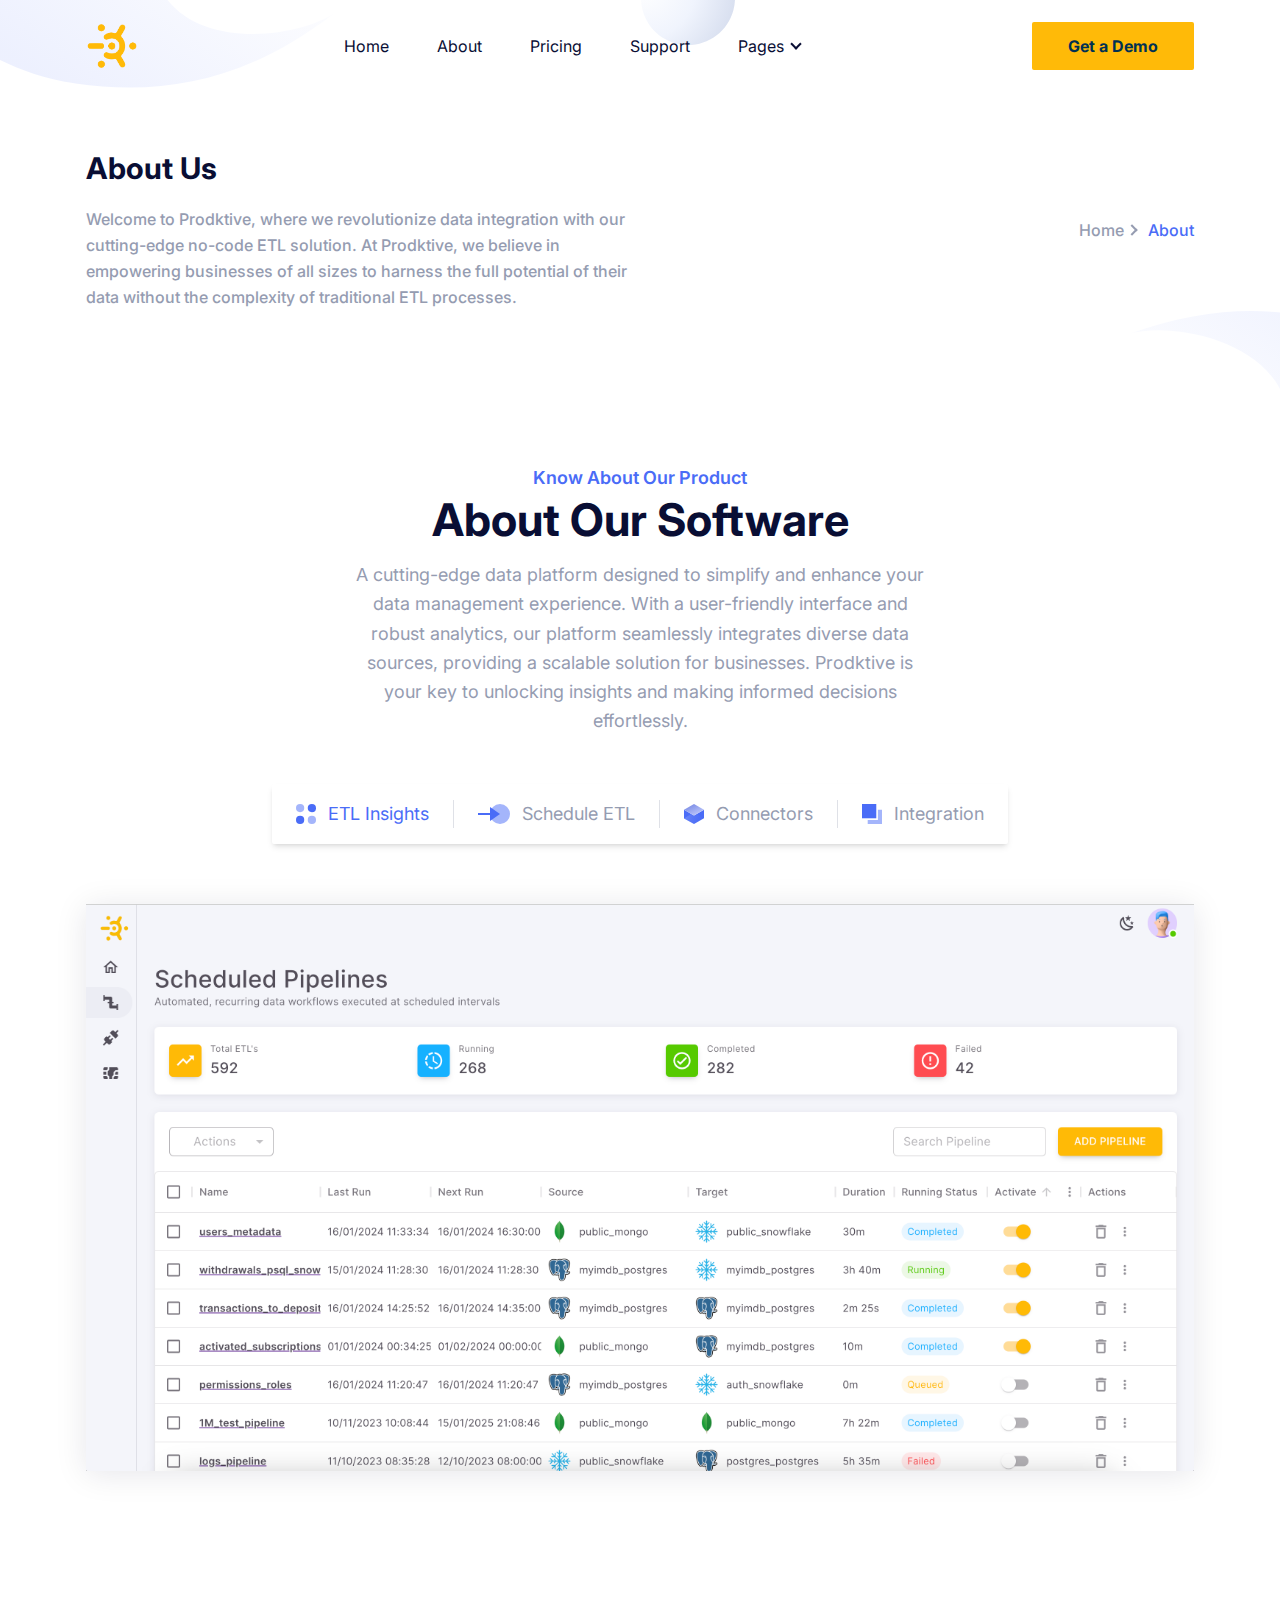
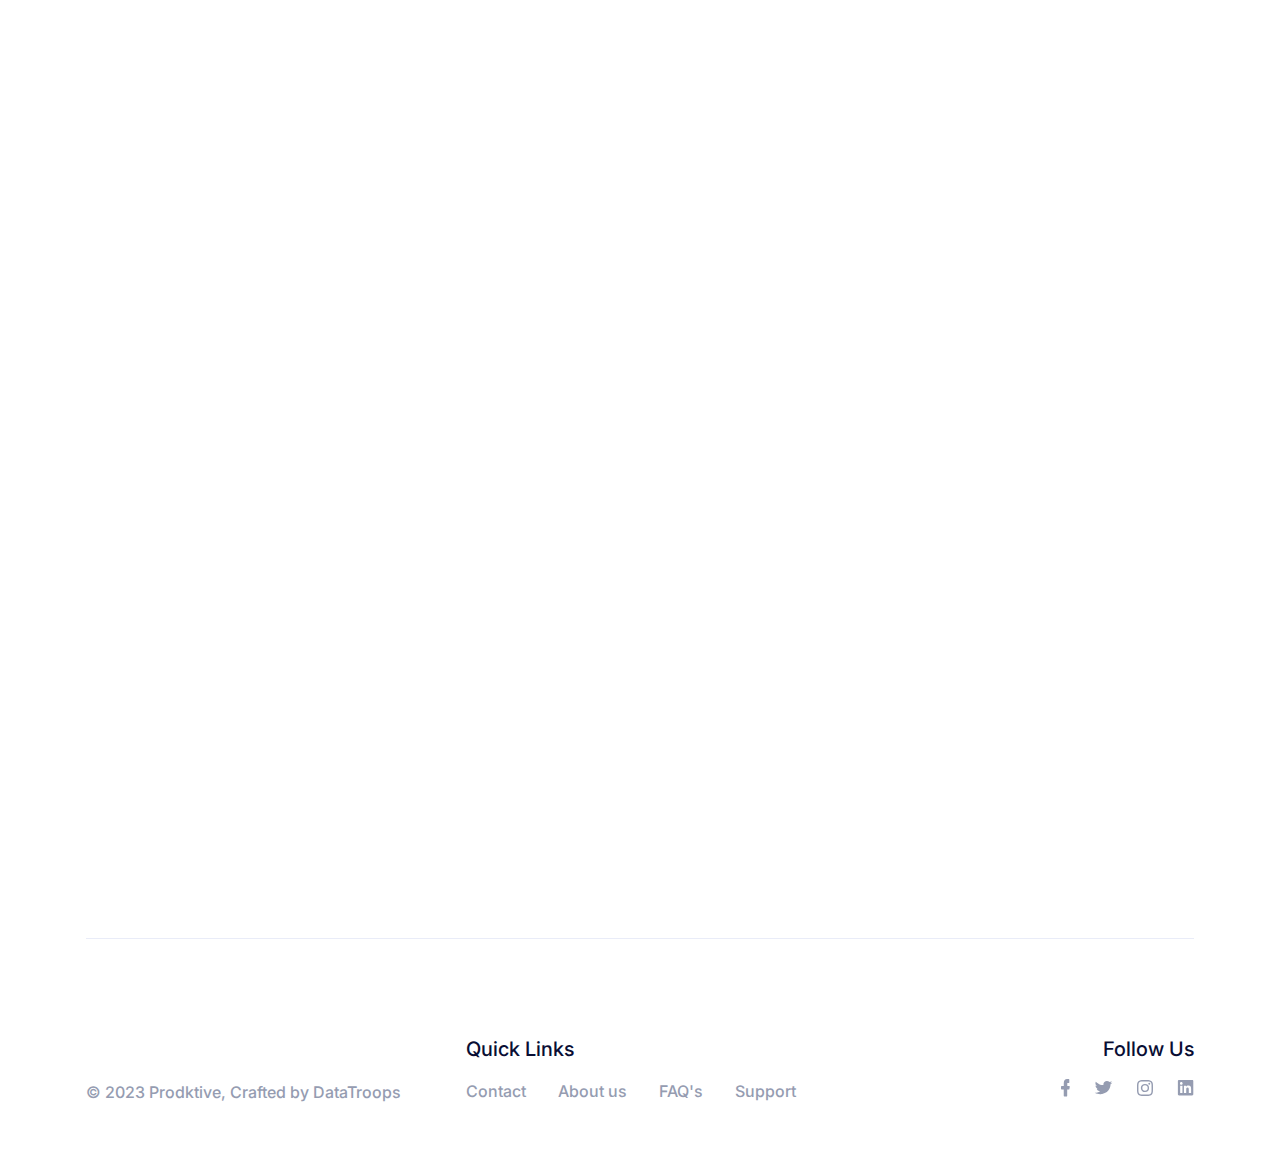
<file: about.html>
<!DOCTYPE html>
<html lang="en">
  <head>
    <script async src="https://www.googletagmanager.com/gtag/js?id=G-J1V8PW4K5X"></script>
<script>
  window.dataLayer = window.dataLayer || [];
  function gtag(){dataLayer.push(arguments);}
  gtag('js', new Date());

  gtag('config', 'G-J1V8PW4K5X');
</script>
    <meta charset="UTF-8" />
    <meta http-equiv="X-UA-Compatible" content="IE=edge" />
    <meta name="viewport" content="width=device-width, initial-scale=1.0" />
    <title>About</title>
  <link rel="icon" href="favicon.ico"><link href="style.css" rel="stylesheet"></head>
  <body>
    <!-- ====== Navbar Section Start -->
    <header class="header bg-transparent absolute top-0 left-0 z-40 w-full flex items-center">
      <div class="container">
        <div class="flex mx-[-16px] items-center justify-between relative">
          <div class="px-4 w-60 max-w-full">
            <a href="index.html" class="header-logo w-full block py-5">
              <img style="height: 52.13px; width: auto;" src="images/logo.png" alt="logo" class="w-full" />
            </a>
          </div>
          <div class="flex px-4 justify-between items-center w-full">
            <div>
              <button id="navbarToggler" class="block absolute right-4 top-1/2 translate-y-[-50%] lg:hidden focus:ring-2 ring-primary px-3 py-[6px] rounded-lg">
                <span class="relative w-[30px] h-[2px] my-[6px] block bg-dark"></span>
                <span class="relative w-[30px] h-[2px] my-[6px] block bg-dark"></span>
                <span class="relative w-[30px] h-[2px] my-[6px] block bg-dark"></span>
              </button>
              <nav
                id="navbarCollapse"
                class="absolute py-5 lg:py-0 lg:px-4 xl:px-6 bg-white lg:bg-transparent shadow-lg rounded-lg max-w-[250px] w-full lg:max-w-full lg:w-full right-4 top-full hidden lg:block lg:static lg:shadow-none"
              >
                <ul class="blcok lg:flex">
                  <li class="relative group">
                    <a href="./index.html#home" class="menu-scroll text-base text-black group-hover:text-primary py-2 lg:py-6 lg:inline-flex lg:px-0 flex mx-8 lg:mr-0"> Home </a>
                  </li>
                  <li class="relative group">
                    <a
                      href="#about"
                      class="menu-scroll text-base text-black group-hover:text-primary py-2 lg:py-6 lg:inline-flex lg:px-0 flex mx-8 lg:mr-0 lg:ml-8 xl:ml-12"
                    >
                      About
                    </a>
                  </li>
                  <li class="relative group">
                    <a
                      href="./index.html#pricing"
                      class="menu-scroll text-base text-black group-hover:text-primary py-2 lg:py-6 lg:inline-flex lg:px-0 flex mx-8 lg:mr-0 lg:ml-8 xl:ml-12"
                    >
                      Pricing
                    </a>
                  </li>
                  <li class="relative group">
                    <a
                      href="./index.html#contact"
                      class="menu-scroll text-base text-black group-hover:text-primary py-2 lg:py-6 lg:inline-flex lg:px-0 flex mx-8 lg:mr-0 lg:ml-8 xl:ml-12"
                    >
                      Support
                    </a>
                  </li>
                  <li class="relative group submenu-item">
                    <a
                      href="javascript:void(0)"
                      class="text-base text-black group-hover:text-primary py-2 lg:py-6 lg:inline-flex lg:pl-0 lg:pr-4 flex mx-8 lg:mr-0 lg:ml-8 xl:ml-12 relative after:absolute after:w-2 after:h-2 after:border-b-2 after:border-r-2 after:border-current after:rotate-45 lg:after:right-0 after:right-1 after:top-1/2 after:translate-y-[-50%] after:mt-[-2px]"
                    >
                      Pages
                    </a>
                    <div
                      class="submenu hidden relative lg:absolute w-[250px] top-full lg:top-[110%] left-0 rounded-sm lg:shadow-lg p-4 lg:block lg:opacity-0 lg:invisible group-hover:opacity-100 lg:group-hover:visible lg:group-hover:top-full bg-white transition-[top] duration-300"
                    >
                      <a href="about.html" class="block text-sm text-black rounded hover:text-primary py-[10px] px-4"> About Us </a>

                      <a href="contact.html" class="block text-sm text-black rounded hover:text-primary py-[10px] px-4"> Contact Sales </a>
                    </div>
                  </li>
                </ul>
              </nav>
            </div>
            <div class="sm:flex justify-end pr-16 lg:pr-0">
              <a
                href="./index.html#contact"
                class="text-base font-bold py-3 px-8 md:px-9 lg:px-8 xl:px-9 hover:shadow-signUp rounded-sm transition ease-in-out duration-300 demo-button"
              >
                Get a Demo
              </a>
            </div>
          </div>
        </div>
      </div>
    </header>
    <!-- ====== Navbar Section End -->

    <!-- ====== Page Title Section Start -->
    <section class="relative z-10 pt-[150px] pb-[90px] overflow-hidden">
      <div class="container">
        <div class="flex flex-wrap items-center mx-[-16px]">
          <div class="w-full md:w-8/12 lg:w-7/12 px-4">
            <div class="max-w-[570px] mb-12 md:mb-0">
              <h1 class="font-bold text-black text-2xl sm:text-3xl mb-5">About Us</h1>
              <p class="font-medium text-base text-body-color leading-relaxed">
                Welcome to Prodktive, where we revolutionize data integration with our cutting-edge no-code ETL solution. At Prodktive, we believe in empowering businesses of all sizes to harness the full potential of their data without the complexity of traditional ETL processes.
              </p>
            </div>
          </div>
          <div class="w-full md:w-4/12 lg:w-5/12 px-4">
            <div class="text-end">
              <ul class="flex items-center md:justify-end">
                <li class="flex items-center">
                  <a href="index.html" class="font-medium text-base text-body-color pr-1 hover:text-primary"> Home </a>
                  <span class="block w-2 h-2 border-t-2 border-r-2 border-body-color rotate-45 mr-3"></span>
                </li>
                <li class="font-medium text-base text-primary">About</li>
              </ul>
            </div>
          </div>
        </div>
      </div>
      <div>
        <span class="absolute top-0 left-0 z-[-1]">
          <svg width="335" height="88" viewBox="0 0 335 88" fill="none" xmlns="http://www.w3.org/2000/svg">
            <path
              opacity="0.1"
              fill-rule="evenodd"
              clip-rule="evenodd"
              d="M334.56 13.0529C291.502 42.4873 153.788 56.3719 149.926 -53.2883C148.801 -85.4378 -7.09241 31.3943 -60.2098 -30.0453C-92.1047 -19.3559 -174 -48.4668 -174 -48.4668C-63.8587 -0.928421 -108.385 7.84241 -108.385 7.84241C-34.9086 33.6309 -0.497482 72.1367 74.3028 83.2895L75.5561 83.476C158.559 95.6036 243.786 83.3985 334.262 13.2082L334.56 13.0529Z"
              fill="url(#paint0_linear_56:65)"
            />
            <defs>
              <linearGradient id="paint0_linear_56:65" x1="-80" y1="-9.00001" x2="75.6821" y2="-228.975" gradientUnits="userSpaceOnUse">
                <stop stop-color="#4A6CF7" />
                <stop offset="1" stop-color="#4A6CF7" stop-opacity="0" />
              </linearGradient>
            </defs>
          </svg>
        </span>
        <span class="absolute bottom-0 right-0 z-[-1]">
          <svg width="151" height="89" viewBox="0 0 151 89" fill="none" xmlns="http://www.w3.org/2000/svg">
            <path
              opacity="0.1"
              fill-rule="evenodd"
              clip-rule="evenodd"
              d="M0.373885 22.8522C50.4439 8.2434 185.662 37.8077 155.281 143.246C146.368 174.156 330.833 111.507 362.247 186.403C395.885 186.146 464.692 239.248 464.692 239.248C374.757 159.859 419.806 165.347 419.806 165.347C357.969 118.018 337.216 70.7304 269.576 36.9021L268.443 36.3357C193.308 -0.966315 108.504 -15.8291 0.705692 22.7973L0.373885 22.8522Z"
              fill="url(#paint0_linear_56:66)"
            />
            <defs>
              <linearGradient id="paint0_linear_56:66" x1="419.555" y1="120.68" x2="280.543" y2="310.404" gradientUnits="userSpaceOnUse">
                <stop stop-color="#4A6CF7" />
                <stop offset="1" stop-color="#4A6CF7" stop-opacity="0" />
              </linearGradient>
            </defs>
          </svg>
        </span>
        <span class="absolute top-0 left-1/2 z-[-1]">
          <svg width="96" height="46" viewBox="0 0 96 46" fill="none" xmlns="http://www.w3.org/2000/svg">
            <path
              fill-rule="evenodd"
              clip-rule="evenodd"
              d="M93.3985 10.1646C100.119 -14.915 85.238 -40.68 60.1645 -47.3984C35.091 -54.1168 9.32157 -39.244 2.60151 -14.1644C-4.11527 10.903 10.7621 36.6802 35.8355 43.3986C60.909 50.117 86.6818 35.232 93.3985 10.1646Z"
              fill="url(#paint0_radial_56:62)"
            />
            <defs>
              <radialGradient id="paint0_radial_56:62" cx="0" cy="0" r="1" gradientUnits="userSpaceOnUse" gradientTransform="translate(2.60151 -14.1644) rotate(15) scale(94)">
                <stop stop-color="white" />
                <stop offset="0.569" stop-color="#F0F4FD" />
                <stop offset="0.993" stop-color="#D9E0F0" />
              </radialGradient>
            </defs>
          </svg>
        </span>
      </div>
    </section>
    <!-- ====== Page Title Section End -->

    <!-- ====== About Section Start -->
    <section id="about" class="pt-16">
      <div class="container">
        <div class="flex flex-wrap mx-[-16px]">
          <div class="w-full px-4">
            <div class="mx-auto max-w-[655px] text-center mb-12 wow fadeInUp" data-wow-delay=".1s">
              <span class="text-lg font-semibold text-primary mb-2 block"> Know About Our Product </span>
              <h2 class="text-black font-bold text-3xl sm:text-4xl md:text-[45px] mb-5">About Our Software</h2>
              <p class="text-body-color text-base md:text-lg leading-relaxed md:leading-relaxed max-w-[570px] mx-auto">
                A cutting-edge data platform designed to simplify and enhance your data management experience. With a user-friendly interface and robust analytics, our platform seamlessly integrates diverse data sources, providing a scalable solution for businesses. Prodktive is your key to unlocking insights and making informed decisions effortlessly.
              </p>
            </div>
          </div>
        </div>

        <div class="flex flex-wrap justify-center mx-[-16px]">
          <div class="w-full px-4">
            <div class="flex justify-center">
              <div class="inline-flex flex-wrap justify-center items-center bg-white shadow-md rounded-sm py-2 mb-[60px] tabButtons">
                <a
                  href="javascript:void(0)"
                  onclick="showPanel(0)"
                  class="flex items-center text-body-color hover:text-primary text-base md:text-lg px-4 md:px-6 my-2 border-r border-body-color border-opacity-30"
                >
                  <span class="mr-3">
                    <svg width="20" height="20" viewBox="0 0 20 20" fill="none" xmlns="http://www.w3.org/2000/svg">
                      <circle opacity="0.5" cx="4.11765" cy="4.11814" r="4.11765" fill="#4A6CF7" />
                      <circle cx="15.8824" cy="4.11814" r="4.11765" fill="#4A6CF7" />
                      <circle opacity="0.5" cx="15.8824" cy="15.8828" r="4.11765" fill="#4A6CF7" />
                      <circle cx="4.11765" cy="15.8828" r="4.11765" fill="#4A6CF7" />
                    </svg>
                  </span>
                  ETL Insights
                </a>
                <a
                  href="javascript:void(0)"
                  onclick="showPanel(1)"
                  class="flex items-center text-body-color hover:text-primary text-base md:text-lg px-4 md:px-6 my-2 border-r border-body-color border-opacity-30"
                >
                  <span class="mr-3">
                    <svg width="32" height="20" viewBox="0 0 32 20" fill="none" xmlns="http://www.w3.org/2000/svg">
                      <circle opacity="0.5" cx="22" cy="10.0005" r="10" fill="#4A6CF7" />
                      <path d="M22 10.0005L12 17.0005L12 3.00049L22 10.0005Z" fill="#4A6CF7" />
                      <rect y="9.00049" width="12" height="2" fill="#4A6CF7" />
                    </svg>
                  </span>
                  Schedule ETL
                </a>
                <a
                  href="javascript:void(0)"
                  onclick="showPanel(2)"
                  class="flex items-center text-body-color hover:text-primary text-base md:text-lg px-4 md:px-6 my-2 border-r border-body-color border-opacity-30"
                >
                  <span class="mr-3">
                    <svg width="20" height="20" viewBox="0 0 20 20" fill="none" xmlns="http://www.w3.org/2000/svg">
                      <path fill-rule="evenodd" clip-rule="evenodd" d="M10 11.563V20.0005L19.9994 14.2192V5.78174L10 11.563Z" fill="#4A6CF7" />
                      <path fill-rule="evenodd" clip-rule="evenodd" d="M0 14.3755L10 20.0005V11.563L0 5.78174V14.3755Z" fill="#4A6CF7" />
                      <path fill-rule="evenodd" clip-rule="evenodd" d="M10 8.12549L0 14.3755L10 20.0005L20 14.3755L10 8.12549Z" fill="url(#paint0_linear_3:20)" fill-opacity="0.64" />
                      <path fill-rule="evenodd" clip-rule="evenodd" d="M10 0.000488281L0 5.78174L10 11.563L20 5.78174L10 0.000488281Z" fill="url(#paint1_linear_3:20)" />
                      <defs>
                        <linearGradient id="paint0_linear_3:20" x1="-3.86893e-09" y1="11.9781" x2="19.8302" y2="17.6066" gradientUnits="userSpaceOnUse">
                          <stop stop-color="white" stop-opacity="0.299" />
                          <stop offset="1" stop-color="#7587E4" stop-opacity="0" />
                        </linearGradient>
                        <linearGradient id="paint1_linear_3:20" x1="3.7182" y1="0.000488354" x2="11.1258" y2="15.7396" gradientUnits="userSpaceOnUse">
                          <stop stop-color="#7587E4" />
                          <stop offset="1" stop-color="#CCD4FF" />
                        </linearGradient>
                      </defs>
                    </svg>
                  </span>
                  Connectors
                </a>
                <a href="javascript:void(0)" onclick="showPanel(3)" class="flex items-center text-body-color hover:text-primary text-base md:text-lg px-4 md:px-6 my-2">
                  <span class="mr-3">
                    <svg width="20" height="20" viewBox="0 0 20 20" fill="none" xmlns="http://www.w3.org/2000/svg">
                      <path opacity="0.5" d="M20 5.71484V20.0006H5.71429V15.9189H15.9184V5.71484H20Z" fill="#4A6CF7" />
                      <rect y="0.000488281" width="14.2857" height="14.2857" fill="#4A6CF7" />
                    </svg>
                  </span>
                  Integration
                </a>
              </div>
            </div>

            <div class="text-center">
              <div class="tabPanel mx-auto bg-white shadow-image">
                <img src="images/Full Load.png" alt="image" class="max-w-full mx-auto" />
              </div>
              <div class="tabPanel mx-auto bg-white shadow-image">
                <img src="images/Add Pipeline.png" alt="image" class="max-w-full mx-auto" />
              </div>
              <div class="tabPanel mx-auto bg-white shadow-image">
                <img src="images/Connectors.png" alt="image" class="max-w-full mx-auto" />
              </div>
              <div class="tabPanel mx-auto bg-white shadow-image">
                <img src="images/Integrations.png" alt="image" class="max-w-full mx-auto" />
              </div>
            </div>
          </div>
        </div>
      </div>
    </section>
    <!-- ====== About Section End -->

    <!-- ====== Features Section Start -->
    <section id="features" class="pt-[100px]">
      <div class="container">
        <div class="flex flex-wrap mx-[-16px]">
          <div class="w-full px-4">
            <div class="mx-auto max-w-[655px] text-center mb-20 wow fadeInUp" data-wow-delay=".1s">
              <span class="text-lg font-semibold text-primary mb-2 block"> Our Software's Core Features </span>
              <h2 class="text-black font-bold text-3xl sm:text-4xl md:text-[45px] mb-5">SaaS Features</h2>
              <p class="text-body-color text-base md:text-lg leading-relaxed md:leading-relaxed max-w-[570px] mx-auto">
                Get access to thoughtfully designed automations - big and small - that lets you effortlessly deliver unified, accurate and real-time data with zero loss.
              </p>
            </div>
          </div>
        </div>

        <div class="pb-12 border-b border-[#E9ECF8]">
          <div class="flex flex-wrap mx-[-16px]">
            <div class="w-full md:w-1/2 lg:w-1/3 px-4">
              <div class="mb-[70px] text-center 2xl:px-5 wow fadeInUp" data-wow-delay=".15s">
                <div class="mb-9 flex justify-center">
                  <svg width="50" height="50" viewBox="0 0 50 50" fill="none" xmlns="http://www.w3.org/2000/svg">
                    <path opacity="0.5" d="M27.2727 0.000488281V15.9096H34.0909L25 27.2732L15.9091 15.9096H22.7273V0.000488281H27.2727Z" fill="#4A6CF7" />
                    <path
                      d="M43.1818 0.000488281H34.0909V4.54594H43.1818C43.7846 4.54594 44.3627 4.78539 44.7889 5.21161C45.2151 5.63783 45.4545 6.21591 45.4545 6.81867V31.8187H31.8182V38.6369H18.1818V31.8187H4.54545V6.81867C4.54545 6.21591 4.7849 5.63783 5.21112 5.21161C5.63734 4.78539 6.21542 4.54594 6.81818 4.54594H15.9091V0.000488281H6.81818C5.00989 0.000488281 3.27566 0.71883 1.997 1.99749C0.718341 3.27614 0 5.01038 0 6.81867V43.1823C0 44.9906 0.718341 46.7248 1.997 48.0035C3.27566 49.2821 5.00989 50.0005 6.81818 50.0005H43.1818C44.9901 50.0005 46.7243 49.2821 48.003 48.0035C49.2817 46.7248 50 44.9906 50 43.1823V6.81867C50 5.01038 49.2817 3.27614 48.003 1.99749C46.7243 0.71883 44.9901 0.000488281 43.1818 0.000488281Z"
                      fill="#4A6CF7"
                    />
                  </svg>
                </div>
                <h3 class="font-bold text-black text-xl sm:text-2xl lg:text-xl xl:text-2xl mb-5">Streamlined Integration</h3>
                <p class="text-body-color text-base leading-relaxed">
                  Seamlessly unite data sources without code. Elevate with Prodktive for expanded capabilities, simplifying integration and unlocking powerful insights effortlessly.
                </p>
              </div>
            </div>
            <div class="w-full md:w-1/2 lg:w-1/3 px-4">
              <div class="mb-[70px] text-center 2xl:px-5 wow fadeInUp" data-wow-delay=".15s">
                <div class="mb-9 flex justify-center">
                  <svg width="50" height="50" viewBox="0 0 50 50" fill="none" xmlns="http://www.w3.org/2000/svg">
                    <path
                      d="M27.5265 0.000488281H2.11742C0.948003 0.000488281 0 0.948491 0 2.11791V33.8793C0 35.0487 0.948003 35.9967 2.11742 35.9967H27.5265C28.6959 35.9967 29.6439 35.0487 29.6439 33.8793V2.11791C29.6439 0.948491 28.6959 0.000488281 27.5265 0.000488281Z"
                      fill="#4A6CF7"
                    />
                    <path
                      opacity="0.5"
                      d="M48.4022 15.1783L34.5141 11.4199L33.4088 15.5087L45.2663 18.7145L38.0692 45.2839L13.541 38.6542L12.4378 42.743L39.0115 49.9274C39.2799 49.9998 39.5601 50.0187 39.8358 49.9829C40.1116 49.9471 40.3776 49.8573 40.6186 49.7187C40.8597 49.5801 41.0711 49.3953 41.2407 49.175C41.4104 48.9547 41.535 48.7031 41.6074 48.4346L49.8929 17.7743C50.0393 17.2324 49.9645 16.6545 49.685 16.1677C49.4054 15.681 48.9441 15.3251 48.4022 15.1783Z"
                      fill="#4A6CF7"
                    />
                  </svg>
                </div>
                <h3 class="font-bold text-black text-xl sm:text-2xl lg:text-xl xl:text-2xl mb-5">Manage ETL Pipelines</h3>
                <p class="text-body-color text-base leading-relaxed">
                  Discover and visualize your data pipelines effortlessly using our intuitive workbench—unlock insights and optimize performance with Data Insight.
                </p>
              </div>
            </div>
            <div class="w-full md:w-1/2 lg:w-1/3 px-4">
              <div class="mb-[70px] text-center 2xl:px-5 wow fadeInUp" data-wow-delay=".2s">
                <div class="mb-9 flex justify-center">
                  <svg width="50" height="50" viewBox="0 0 50 50" fill="none" xmlns="http://www.w3.org/2000/svg">
                    <path
                      d="M18.1818 20.455H2.27273C1.66996 20.455 1.09188 20.2156 0.665665 19.7894C0.239446 19.3631 0 18.7851 0 18.1823V2.27322C0 1.67045 0.239446 1.09237 0.665665 0.666153C1.09188 0.239934 1.66996 0.000488281 2.27273 0.000488281H18.1818C18.7846 0.000488281 19.3627 0.239934 19.7889 0.666153C20.2151 1.09237 20.4545 1.67045 20.4545 2.27322V18.1823C20.4545 18.7851 20.2151 19.3631 19.7889 19.7894C19.3627 20.2156 18.7846 20.455 18.1818 20.455Z"
                      fill="#4A6CF7"
                    />
                    <path
                      d="M18.1818 50.0004H2.27273C1.66996 50.0004 1.09188 49.761 0.665665 49.3348C0.239446 48.9086 0 48.3305 0 47.7277V31.8186C0 31.2159 0.239446 30.6378 0.665665 30.2116C1.09188 29.7853 1.66996 29.5459 2.27273 29.5459H18.1818C18.7846 29.5459 19.3627 29.7853 19.7889 30.2116C20.2151 30.6378 20.4545 31.2159 20.4545 31.8186V47.7277C20.4545 48.3305 20.2151 48.9086 19.7889 49.3348C19.3627 49.761 18.7846 50.0004 18.1818 50.0004Z"
                      fill="#4A6CF7"
                    />
                    <path
                      opacity="0.5"
                      d="M27.2727 2.27319H50V6.81865H27.2727V2.27319ZM27.2727 13.6368H50V18.1823H27.2727V13.6368ZM27.2727 31.8186H50V36.3641H27.2727V31.8186ZM27.2727 43.1823H50V47.7277H27.2727V43.1823Z"
                      fill="#4A6CF7"
                    />
                  </svg>
                </div>
                <h3 class="font-bold text-black text-xl sm:text-2xl lg:text-xl xl:text-2xl mb-5">Scheduled Data Updates</h3>
                <p class="text-body-color text-base leading-relaxed">
                  Effortlessly keep data fresh with scheduled collections. Elevate capabilities and streamline integration for seamless insights on our platform.
                </p>
              </div>
            </div>
            <div class="w-full md:w-1/2 lg:w-1/3 px-4">
              <div class="mb-[70px] text-center 2xl:px-5 wow fadeInUp" data-wow-delay=".15s">
                <div class="mb-9 flex justify-center">
                  <svg width="46" height="50" viewBox="0 0 46 50" fill="none" xmlns="http://www.w3.org/2000/svg">
                    <path
                      d="M43.75 6.25049H25V10.4172H43.75C44.3025 10.4172 44.8324 10.1977 45.2231 9.80696C45.6138 9.41626 45.8333 8.88636 45.8333 8.33382C45.8333 7.78129 45.6138 7.25138 45.2231 6.86068C44.8324 6.46998 44.3025 6.25049 43.75 6.25049Z"
                      fill="#4A6CF7"
                    />
                    <path
                      d="M2.08333 10.4172H12.5V16.6672H20.8333V0.000488281H12.5V6.25049H2.08333C1.5308 6.25049 1.00089 6.46998 0.610193 6.86068C0.219492 7.25138 0 7.78129 0 8.33382C0 8.88636 0.219492 9.41626 0.610193 9.80696C1.00089 10.1977 1.5308 10.4172 2.08333 10.4172Z"
                      fill="#4A6CF7"
                    />
                    <path
                      d="M43.75 39.5839H25V43.7505H43.75C44.3025 43.7505 44.8324 43.531 45.2231 43.1403C45.6138 42.7496 45.8333 42.2197 45.8333 41.6672C45.8333 41.1147 45.6138 40.5848 45.2231 40.1941C44.8324 39.8034 44.3025 39.5839 43.75 39.5839Z"
                      fill="#4A6CF7"
                    />
                    <path
                      d="M2.08333 43.7505H12.5V50.0005H20.8333V33.3339H12.5V39.5839H2.08333C1.5308 39.5839 1.00089 39.8034 0.610193 40.1941C0.219492 40.5848 0 41.1147 0 41.6672C0 42.2197 0.219492 42.7496 0.610193 43.1403C1.00089 43.531 1.5308 43.7505 2.08333 43.7505Z"
                      fill="#4A6CF7"
                    />
                    <path
                      opacity="0.5"
                      d="M43.75 22.9171H37.5V27.0838H43.75C44.3025 27.0838 44.8324 26.8643 45.2231 26.4736C45.6138 26.0829 45.8333 25.553 45.8333 25.0004C45.8333 24.4479 45.6138 23.918 45.2231 23.5273C44.8324 23.1366 44.3025 22.9171 43.75 22.9171ZM2.08333 27.0838H25V33.3338H33.3333V16.6671H25V22.9171H2.08333C1.5308 22.9171 1.00089 23.1366 0.610193 23.5273C0.219492 23.918 0 24.4479 0 25.0004C0 25.553 0.219492 26.0829 0.610193 26.4736C1.00089 26.8643 1.5308 27.0838 2.08333 27.0838Z"
                      fill="#4A6CF7"
                    />
                  </svg>
                </div>
                <h3 class="font-bold text-black text-xl sm:text-2xl lg:text-xl xl:text-2xl mb-5">Efficient Data Loading</h3>
                <p class="text-body-color text-base leading-relaxed">
                  Optimize data loading seamlessly. Elevate capabilities, streamline integration for efficient insights on our advanced platform—Precision in every loading operation.
                </p>
              </div>
            </div>
            <div class="w-full md:w-1/2 lg:w-1/3 px-4">
              <div class="mb-[70px] text-center 2xl:px-5 wow fadeInUp" data-wow-delay=".15s">
                <div class="mb-9 flex justify-center">
                  <svg width="40" height="50" viewBox="0 0 40 50" fill="none" xmlns="http://www.w3.org/2000/svg">
                    <path
                      opacity="0.5"
                      d="M39.8228 2.21287C39.8228 0.88544 38.9379 0.000488281 37.6104 0.000488281H2.87607L28.7609 14.1597V37.6109H37.6104C38.9379 37.6109 39.8228 36.726 39.8228 35.3986V2.21287Z"
                      fill="#4A6CF7"
                    />
                    <path d="M24.3362 16.8148L0 3.54053V35.3988C0 36.2837 0.442476 36.9475 1.10619 37.3899L24.3362 50.0005V16.8148Z" fill="#4A6CF7" />
                  </svg>
                </div>
                <h3 class="font-bold text-black text-xl sm:text-2xl lg:text-xl xl:text-2xl mb-5">Tool Integration</h3>
                <p class="text-body-color text-base leading-relaxed">
                  Seamlessly integrate data engineering tools like Spark, Airflow, Livy with our platform—Tool Integration for enhanced capabilities and streamlined workflows, tailored for efficiency
                </p>
              </div>
            </div>
            <div class="w-full md:w-1/2 lg:w-1/3 px-4">
              <div class="mb-[70px] text-center 2xl:px-5 wow fadeInUp" data-wow-delay=".2s">
                <div class="mb-9 flex justify-center">
                  <svg width="46" height="50" viewBox="0 0 46 50" fill="none" xmlns="http://www.w3.org/2000/svg">
                    <path
                      opacity="0.5"
                      d="M35.7142 42.8576C32.4285 42.8576 29.7618 40.191 29.7618 36.9053C29.7618 36.0793 29.923 35.2891 30.2299 34.5658C30.3139 34.3676 30.2782 34.136 30.1261 33.9838L28.2169 32.0746C27.9938 31.8515 27.6217 31.8881 27.4637 32.1613C26.6592 33.5524 26.1904 35.1726 26.1904 36.9053C26.1904 42.1672 30.4523 46.4291 35.7142 46.4291V48.7934C35.7142 49.2388 36.2528 49.4619 36.5678 49.1469L40.7178 44.9969C40.9131 44.8016 40.9131 44.4851 40.7178 44.2898L36.5678 40.1398C36.2528 39.8248 35.7142 40.0479 35.7142 40.4933V42.8576ZM35.7142 27.3815V25.0172C35.7142 24.5717 35.1756 24.3486 34.8607 24.6636L30.7106 28.8136C30.5154 29.0089 30.5154 29.3255 30.7106 29.5207L34.8607 33.6708C35.1756 33.9857 35.7142 33.7627 35.7142 33.3172V30.9529C38.9999 30.9529 41.6666 33.6196 41.6666 36.9053C41.6666 37.7313 41.5054 38.5215 41.1985 39.2448C41.1145 39.4429 41.1502 39.6746 41.3024 39.8268L43.2115 41.7359C43.4346 41.959 43.8067 41.9224 43.9647 41.6493C44.7692 40.2581 45.238 38.638 45.238 36.9053C45.238 31.6434 40.9761 27.3815 35.7142 27.3815Z"
                      fill="#4A6CF7"
                    />
                    <path
                      d="M21.4285 36.9052C21.4285 40.2265 22.4724 43.2906 24.2586 45.8081C24.7693 46.5279 24.2883 47.6194 23.4058 47.6194H4.76189C2.11904 47.6194 0 45.5004 0 42.8575V4.76238C0 2.14334 2.11904 0.000488281 4.76189 0.000488281H7.14284H19.0476H33.3333C35.9523 0.000488281 38.0951 2.11953 38.0951 4.76238V20.306C38.0951 20.9267 37.5253 21.429 36.9047 21.429C28.3571 21.429 21.4285 28.3576 21.4285 36.9052Z"
                      fill="#4A6CF7"
                    />
                  </svg>
                </div>
                <h3 class="font-bold text-black text-xl sm:text-2xl lg:text-xl xl:text-2xl mb-5">Git ETL Automation</h3>
                <p class="text-body-color text-base leading-relaxed">
                  Streamline ETL script management with Git integration on our platform. Enhance capabilities, automate workflows for seamless data transformation, and version control simplicity.
                </p>
              </div>
            </div>
          </div>
        </div>
      </div>
    </section>
    <!-- ====== Features Section End -->

    <!-- ====== Footer Section Start -->
    <footer class="pt-20 pb-12">
      <div class="container">
        <div class="flex flex-wrap mx-[-16px]">
          <div class="w-full lg:w-4/12 2xl:w-5/12 px-4">
            <div class="footer-copyright">
              <p class="text-base text-body-color font-medium">© 2023 Prodktive, Crafted by DataTroops</p>
            </div>
          </div>
          <div class="w-full md:w-8/12 lg:w-5/12 2xl:w-5/12 px-4">
            <div class="mb-6 mt-4">
              <h3 class="font-medium text-black text-xl mb-4">Quick Links</h3>
              <div class="flex flex-wrap items-center">
                <a href="./contact.html" class="text-base text-body-color hover:text-primary font-medium mr-8"> Contact </a>
                <a href="./about.html" class="text-base text-body-color hover:text-primary font-medium mr-8"> About us </a>
                <a href="javascript:void(0)" class="text-base text-body-color hover:text-primary font-medium mr-8"> FAQ's </a>
                <a href="./contact.html#contact" class="text-base text-body-color hover:text-primary font-medium"> Support </a>
              </div>
            </div>
          </div>
          <div class="w-full md:w-4/12 lg:w-3/12 2xl:w-2/12 px-4">
            <div class="mb-6 mt-4 md:text-right">
              <h3 class="font-medium text-black text-xl mb-4">Follow Us</h3>
              <div class="flex flex-wrap md:justify-end items-center">
                <a target="_blank" href="https://www.facebook.com/datatroopslabs/" class="text-body-color hover:text-primary">
                  <svg width="9" height="18" viewBox="0 0 9 18" class="fill-current">
                    <path
                      d="M8.13643 7.00049H6.78036H6.29605V6.43597V4.68597V4.12146H6.78036H7.79741C8.06378 4.12146 8.28172 3.89565 8.28172 3.55694V0.565004C8.28172 0.254521 8.088 0.000488281 7.79741 0.000488281H6.02968C4.11665 0.000488281 2.78479 1.58113 2.78479 3.92388V6.37952V6.94404H2.30048H0.65382C0.314802 6.94404 0 7.25452 0 7.70613V9.73839C0 10.1336 0.266371 10.5005 0.65382 10.5005H2.25205H2.73636V11.065V16.7384C2.73636 17.1336 3.00273 17.5005 3.39018 17.5005H5.66644C5.81174 17.5005 5.93281 17.4158 6.02968 17.3029C6.12654 17.19 6.19919 16.9924 6.19919 16.8231V11.0932V10.5287H6.70771H7.79741C8.11222 10.5287 8.35437 10.3029 8.4028 9.9642V9.93597V9.90775L8.74182 7.96017C8.76604 7.76258 8.74182 7.53678 8.59653 7.31097C8.54809 7.16984 8.33016 7.02871 8.13643 7.00049Z"
                    />
                  </svg>
                </a>
                <a target="_blank" href="https://twitter.com/datatroops_labs" class="text-body-color hover:text-primary ml-6">
                  <svg width="19" height="14" viewBox="0 0 19 14" class="fill-current">
                    <path
                      d="M16.3024 2.26076L17.375 1.02789C17.6855 0.693982 17.7702 0.437132 17.7984 0.308707C16.9516 0.771036 16.1613 0.925146 15.6532 0.925146H15.4556L15.3427 0.822406C14.6653 0.283022 13.8185 0.000488281 12.9153 0.000488281C10.9395 0.000488281 9.3871 1.49021 9.3871 3.2111C9.3871 3.31384 9.3871 3.46795 9.41532 3.57069L9.5 4.08439L8.90726 4.05871C5.29435 3.95597 2.33065 1.13063 1.85081 0.642612C1.06048 1.92686 1.5121 3.15973 1.99194 3.93028L2.95161 5.36864L1.42742 4.59809C1.45565 5.67686 1.90726 6.52446 2.78226 7.1409L3.54435 7.6546L2.78226 7.93713C3.2621 9.24706 4.33468 9.78645 5.125 9.99193L6.16935 10.2488L5.18145 10.8652C3.60081 11.8926 1.625 11.8156 0.75 11.7385C2.52823 12.8686 4.64516 13.1255 6.1129 13.1255C7.21371 13.1255 8.03226 13.0227 8.22984 12.9457C16.1331 11.2505 16.5 4.82926 16.5 3.54501V3.36521L16.6694 3.26248C17.629 2.44056 18.0242 2.00391 18.25 1.74706C18.1653 1.77275 18.0524 1.82412 17.9395 1.8498L16.3024 2.26076Z"
                    />
                  </svg>
                </a>
                <a target="_blank" href="https://www.instagram.com/datatroops.io/" class="text-body-color hover:text-primary ml-6">
                  <svg xmlns="http://www.w3.org/2000/svg" width="16" height="16" fill="currentColor" class="bi bi-instagram" viewBox="0 0 16 16">
                    <path d="M8 0C5.829 0 5.556.01 4.703.048 3.85.088 3.269.222 2.76.42a3.917 3.917 0 0 0-1.417.923A3.927 3.927 0 0 0 .42 2.76C.222 3.268.087 3.85.048 4.7.01 5.555 0 5.827 0 8.001c0 2.172.01 2.444.048 3.297.04.852.174 1.433.372 1.942.205.526.478.972.923 1.417.444.445.89.719 1.416.923.51.198 1.09.333 1.942.372C5.555 15.99 5.827 16 8 16s2.444-.01 3.298-.048c.851-.04 1.434-.174 1.943-.372a3.916 3.916 0 0 0 1.416-.923c.445-.445.718-.891.923-1.417.197-.509.332-1.09.372-1.942C15.99 10.445 16 10.173 16 8s-.01-2.445-.048-3.299c-.04-.851-.175-1.433-.372-1.941a3.926 3.926 0 0 0-.923-1.417A3.911 3.911 0 0 0 13.24.42c-.51-.198-1.092-.333-1.943-.372C10.443.01 10.172 0 7.998 0h.003zm-.717 1.442h.718c2.136 0 2.389.007 3.232.046.78.035 1.204.166 1.486.275.373.145.64.319.92.599.28.28.453.546.598.92.11.281.24.705.275 1.485.039.843.047 1.096.047 3.231s-.008 2.389-.047 3.232c-.035.78-.166 1.203-.275 1.485a2.47 2.47 0 0 1-.599.919c-.28.28-.546.453-.92.598-.28.11-.704.24-1.485.276-.843.038-1.096.047-3.232.047s-2.39-.009-3.233-.047c-.78-.036-1.203-.166-1.485-.276a2.478 2.478 0 0 1-.92-.598 2.48 2.48 0 0 1-.6-.92c-.109-.281-.24-.705-.275-1.485-.038-.843-.046-1.096-.046-3.233 0-2.136.008-2.388.046-3.231.036-.78.166-1.204.276-1.486.145-.373.319-.64.599-.92.28-.28.546-.453.92-.598.282-.11.705-.24 1.485-.276.738-.034 1.024-.044 2.515-.045v.002zm4.988 1.328a.96.96 0 1 0 0 1.92.96.96 0 0 0 0-1.92zm-4.27 1.122a4.109 4.109 0 1 0 0 8.217 4.109 4.109 0 0 0 0-8.217zm0 1.441a2.667 2.667 0 1 1 0 5.334 2.667 2.667 0 0 1 0-5.334"/>
                  </svg>
                </a>
                <a target="_blank" href="https://www.linkedin.com/company/datatroops/about/" class="text-body-color hover:text-primary ml-6">
                  <svg width="17" height="16" viewBox="0 0 17 16" class="fill-current">
                    <path
                      d="M15.2196 0.000488281H1.99991C1.37516 0.000488281 0.875366 0.49798 0.875366 1.11984V14.3034C0.875366 14.9004 1.37516 15.4227 1.99991 15.4227H15.1696C15.7943 15.4227 16.2941 14.9252 16.2941 14.3034V1.09497C16.3441 0.49798 15.8443 0.000488281 15.2196 0.000488281ZM5.44852 13.1094H3.17444V5.77139H5.44852V13.1094ZM4.29899 4.75153C3.54929 4.75153 2.97452 4.15454 2.97452 3.43318C2.97452 2.71182 3.57428 2.11483 4.29899 2.11483C5.02369 2.11483 5.62345 2.71182 5.62345 3.43318C5.62345 4.15454 5.07367 4.75153 4.29899 4.75153ZM14.07 13.1094H11.796V9.55232C11.796 8.70659 11.771 7.58723 10.5964 7.58723C9.39693 7.58723 9.222 8.53246 9.222 9.4777V13.1094H6.94792V5.77139H9.17202V6.79124H9.19701C9.52188 6.19425 10.2466 5.59727 11.3711 5.59727C13.6952 5.59727 14.12 7.08974 14.12 9.12945V13.1094H14.07Z"
                    />
                  </svg>
                </a>
              </div>
            </div>
          </div>
        </div>
      </div>
    </footer>
    <!-- ====== Footer Section End -->

    
    

    <!-- ====== All Scripts -->
    <script>
      // ===== Tabs
      const tabButtons = document.querySelectorAll('.tabButtons a');
      const tabPanels = document.querySelectorAll('.tabPanel');

      function showPanel(panelIndex) {
        tabButtons.forEach(function (node) {
          node.classList.remove('text-primary');
        });
        tabButtons[panelIndex].classList.add('text-primary');
        tabPanels.forEach(function (node) {
          node.style.display = 'none';
        });
        tabPanels[panelIndex].style.display = 'inline-block';
      }
      showPanel(0);
    </script>
                            
<script type='text/javascript'>
  (function(I, L, T, i, c, k, s) {if(I.iticks) return;I.iticks = {host:c, settings:s, clientId:k, cdn:L, queue:[]};var h = T.head || T.documentElement;var e = T.createElement(i);var l = I.location;e.async = true;e.src = (L||c)+'/client/inject-v2.min.js';h.insertBefore(e, h.firstChild);I.iticks.call = function(a, b) {I.iticks.queue.push([a, b]);};})(window, 'https://cdn-v1.intelliticks.com/prod/common', document, 'script', 'https://app.intelliticks.com', 'gxJukZNDj8xuHtXFm_c', {});
</script>
                  
  <script defer src="bundle.js"></script></body>
</html>
</file>
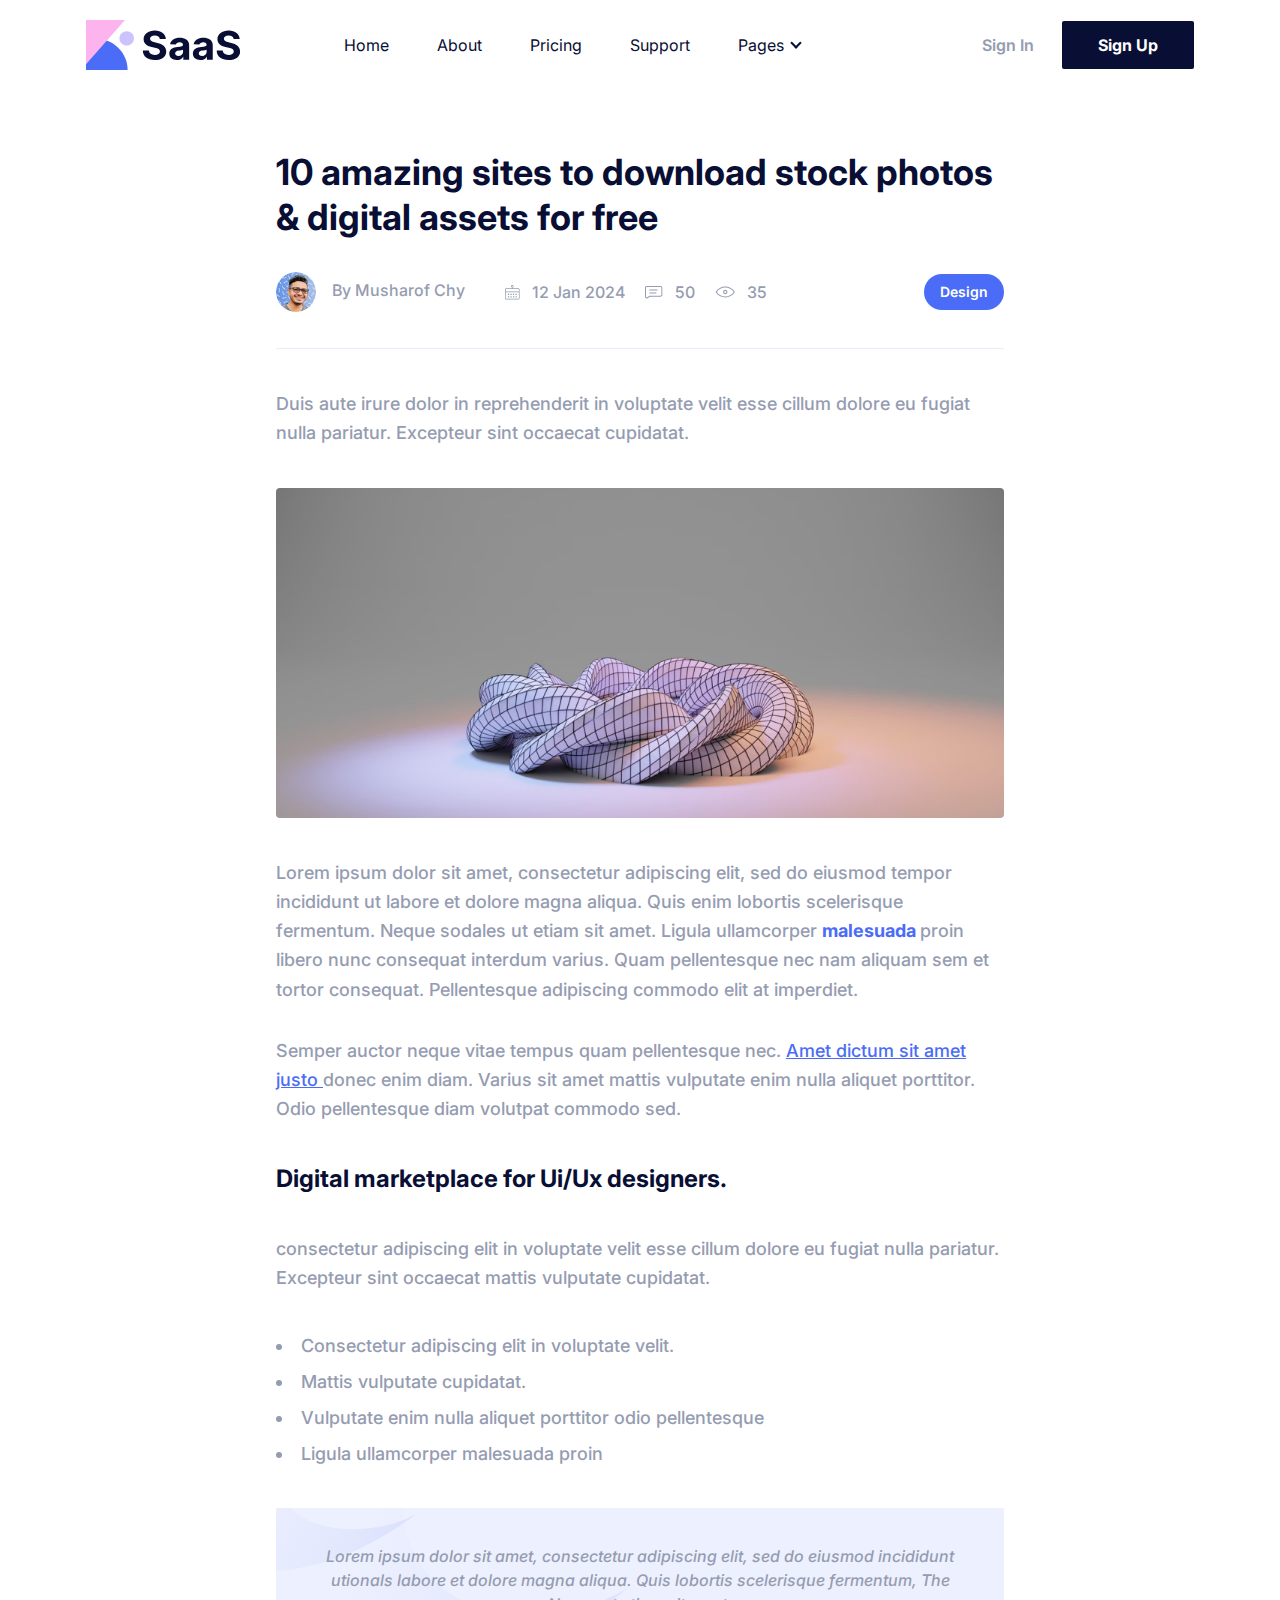
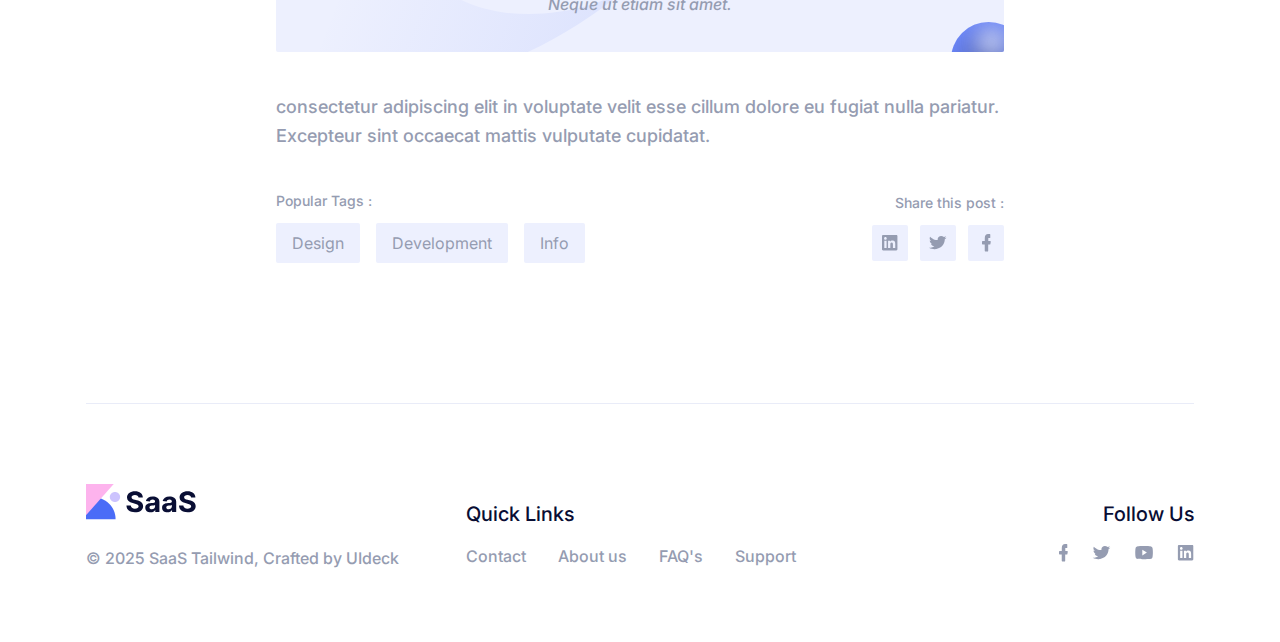
<file: blog-details.html>
<!DOCTYPE html>
<html lang="en">
  <head>
    <script async src="https://www.googletagmanager.com/gtag/js?id=G-J1V8PW4K5X"></script>
<script>
  window.dataLayer = window.dataLayer || [];
  function gtag(){dataLayer.push(arguments);}
  gtag('js', new Date());

  gtag('config', 'G-J1V8PW4K5X');
</script>
    <meta charset="UTF-8" />
    <meta http-equiv="X-UA-Compatible" content="IE=edge" />
    <meta name="viewport" content="width=device-width, initial-scale=1.0" />
    <title>Blog Details</title>
  <link rel="icon" href="favicon.ico"><link href="style.css" rel="stylesheet"></head>
  <body>
    <!-- ====== Navbar Section Start -->
    <header class="header bg-transparent absolute top-0 left-0 z-40 w-full flex items-center">
      <div class="container">
        <div class="flex mx-[-16px] items-center justify-between relative">
          <div class="px-4 w-60 max-w-full">
            <a href="index.html" class="header-logo w-full block py-5">
              <img src="images/logo.svg" alt="logo" class="w-full" />
            </a>
          </div>
          <div class="flex px-4 justify-between items-center w-full">
            <div>
              <button id="navbarToggler" class="block absolute right-4 top-1/2 translate-y-[-50%] lg:hidden focus:ring-2 ring-primary px-3 py-[6px] rounded-lg">
                <span class="relative w-[30px] h-[2px] my-[6px] block bg-dark"></span>
                <span class="relative w-[30px] h-[2px] my-[6px] block bg-dark"></span>
                <span class="relative w-[30px] h-[2px] my-[6px] block bg-dark"></span>
              </button>
              <nav
                id="navbarCollapse"
                class="absolute py-5 lg:py-0 lg:px-4 xl:px-6 bg-white lg:bg-transparent shadow-lg rounded-lg max-w-[250px] w-full lg:max-w-full lg:w-full right-4 top-full hidden lg:block lg:static lg:shadow-none"
              >
                <ul class="blcok lg:flex">
                  <li class="relative group">
                    <a href="/#home" class="menu-scroll text-base text-black group-hover:text-primary py-2 lg:py-6 lg:inline-flex lg:px-0 flex mx-8 lg:mr-0"> Home </a>
                  </li>
                  <li class="relative group">
                    <a
                      href="/#about"
                      class="menu-scroll text-base text-black group-hover:text-primary py-2 lg:py-6 lg:inline-flex lg:px-0 flex mx-8 lg:mr-0 lg:ml-8 xl:ml-12"
                    >
                      About
                    </a>
                  </li>
                  <li class="relative group">
                    <a
                      href="/#pricing"
                      class="menu-scroll text-base text-black group-hover:text-primary py-2 lg:py-6 lg:inline-flex lg:px-0 flex mx-8 lg:mr-0 lg:ml-8 xl:ml-12"
                    >
                      Pricing
                    </a>
                  </li>
                  <li class="relative group">
                    <a
                      href="/#contact"
                      class="menu-scroll text-base text-black group-hover:text-primary py-2 lg:py-6 lg:inline-flex lg:px-0 flex mx-8 lg:mr-0 lg:ml-8 xl:ml-12"
                    >
                      Support
                    </a>
                  </li>
                  <li class="relative group submenu-item">
                    <a
                      href="javascript:void(0)"
                      class="text-base text-black group-hover:text-primary py-2 lg:py-6 lg:inline-flex lg:pl-0 lg:pr-4 flex mx-8 lg:mr-0 lg:ml-8 xl:ml-12 relative after:absolute after:w-2 after:h-2 after:border-b-2 after:border-r-2 after:border-current after:rotate-45 lg:after:right-0 after:right-1 after:top-1/2 after:translate-y-[-50%] after:mt-[-2px]"
                    >
                      Pages
                    </a>
                    <div
                      class="submenu hidden relative lg:absolute w-[250px] top-full lg:top-[110%] left-0 rounded-sm lg:shadow-lg p-4 lg:block lg:opacity-0 lg:invisible group-hover:opacity-100 lg:group-hover:visible lg:group-hover:top-full bg-white transition-[top] duration-300"
                    >
                      <a href="about.html" class="block text-sm text-black rounded hover:text-primary py-[10px] px-4"> About Page </a>

                      <a href="contact.html" class="block text-sm text-black rounded hover:text-primary py-[10px] px-4"> Contact Page </a>
                      <a href="blog-grids.html" class="block text-sm text-black rounded hover:text-primary py-[10px] px-4"> Blog Grid Page </a>

                      <a href="blog-details.html" class="block text-sm text-black rounded hover:text-primary py-[10px] px-4"> Blog Details Page </a>
                      <a href="signin.html" class="block text-sm text-black rounded hover:text-primary py-[10px] px-4"> Sign In Page </a>
                      <a href="signup.html" class="block text-sm text-black rounded hover:text-primary py-[10px] px-4"> Sign Up Page </a>
                      <a href="404.html" class="block text-sm text-black rounded hover:text-primary py-[10px] px-4"> 404 Page </a>
                    </div>
                  </li>
                </ul>
              </nav>
            </div>
            <div class="sm:flex justify-end hidden pr-16 lg:pr-0">
              <a href="signin.html" class="text-base font-semibold text-body-color hover:text-primary py-3 px-7 transition"> Sign In </a>
              <a
                href="signup.html"
                class="text-base font-bold text-white bg-black py-3 px-8 md:px-9 lg:px-8 xl:px-9 hover:shadow-signUp rounded-sm transition ease-in-out duration-300"
              >
                Sign Up
              </a>
            </div>
          </div>
        </div>
      </div>
    </header>
    <!-- ====== Navbar Section End -->

    <!-- ====== Blog Section Start -->
    <section class="pt-[150px]">
      <div class="container">
        <div class="pb-[120px] border-b border-[#E9ECF8]">
          <div class="flex flex-wrap justify-center mx-[-16px]">
            <div class="w-full lg:w-8/12 px-4">
              <div>
                <h2 class="font-bold text-black text-3xl sm:text-4xl leading-tight sm:leading-tight mb-8">10 amazing sites to download stock photos & digital assets for free</h2>
                <div class="flex flex-wrap items-center justify-between pb-4 mb-10 border-b border-[#E9ECF8]">
                  <div class="flex flex-wrap items-center">
                    <div class="flex items-center mr-10 mb-5">
                      <div class="max-w-[40px] w-full h-[40px] rounded-full overflow-hidden mr-4">
                        <img src="images/auth-02.png" alt="author" class="w-full" />
                      </div>
                      <div class="w-full">
                        <h4 class="text-base font-medium text-body-color mb-1">
                          By
                          <a href="javascript:void(0)" class="text-body-color hover:text-primary"> Musharof Chy </a>
                        </h4>
                      </div>
                    </div>
                    <div class="flex items-center mb-5">
                      <p class="flex items-center text-base text-body-color font-medium mr-5">
                        <span class="mr-3">
                          <svg width="15" height="15" viewBox="0 0 15 15" class="fill-current">
                            <path
                              d="M3.89531 8.67529H3.10666C2.96327 8.67529 2.86768 8.77089 2.86768 8.91428V9.67904C2.86768 9.82243 2.96327 9.91802 3.10666 9.91802H3.89531C4.03871 9.91802 4.1343 9.82243 4.1343 9.67904V8.91428C4.1343 8.77089 4.03871 8.67529 3.89531 8.67529Z"
                            />
                            <path
                              d="M6.429 8.67529H5.64035C5.49696 8.67529 5.40137 8.77089 5.40137 8.91428V9.67904C5.40137 9.82243 5.49696 9.91802 5.64035 9.91802H6.429C6.57239 9.91802 6.66799 9.82243 6.66799 9.67904V8.91428C6.66799 8.77089 6.5485 8.67529 6.429 8.67529Z"
                            />
                            <path
                              d="M8.93828 8.67529H8.14963C8.00624 8.67529 7.91064 8.77089 7.91064 8.91428V9.67904C7.91064 9.82243 8.00624 9.91802 8.14963 9.91802H8.93828C9.08167 9.91802 9.17727 9.82243 9.17727 9.67904V8.91428C9.17727 8.77089 9.08167 8.67529 8.93828 8.67529Z"
                            />
                            <path
                              d="M11.4715 8.67529H10.6828C10.5394 8.67529 10.4438 8.77089 10.4438 8.91428V9.67904C10.4438 9.82243 10.5394 9.91802 10.6828 9.91802H11.4715C11.6149 9.91802 11.7105 9.82243 11.7105 9.67904V8.91428C11.7105 8.77089 11.591 8.67529 11.4715 8.67529Z"
                            />
                            <path
                              d="M3.89531 11.1606H3.10666C2.96327 11.1606 2.86768 11.2562 2.86768 11.3996V12.1644C2.86768 12.3078 2.96327 12.4034 3.10666 12.4034H3.89531C4.03871 12.4034 4.1343 12.3078 4.1343 12.1644V11.3996C4.1343 11.2562 4.03871 11.1606 3.89531 11.1606Z"
                            />
                            <path
                              d="M6.429 11.1606H5.64035C5.49696 11.1606 5.40137 11.2562 5.40137 11.3996V12.1644C5.40137 12.3078 5.49696 12.4034 5.64035 12.4034H6.429C6.57239 12.4034 6.66799 12.3078 6.66799 12.1644V11.3996C6.66799 11.2562 6.5485 11.1606 6.429 11.1606Z"
                            />
                            <path
                              d="M8.93828 11.1606H8.14963C8.00624 11.1606 7.91064 11.2562 7.91064 11.3996V12.1644C7.91064 12.3078 8.00624 12.4034 8.14963 12.4034H8.93828C9.08167 12.4034 9.17727 12.3078 9.17727 12.1644V11.3996C9.17727 11.2562 9.08167 11.1606 8.93828 11.1606Z"
                            />
                            <path
                              d="M11.4715 11.1606H10.6828C10.5394 11.1606 10.4438 11.2562 10.4438 11.3996V12.1644C10.4438 12.3078 10.5394 12.4034 10.6828 12.4034H11.4715C11.6149 12.4034 11.7105 12.3078 11.7105 12.1644V11.3996C11.7105 11.2562 11.591 11.1606 11.4715 11.1606Z"
                            />
                            <path
                              d="M13.2637 3.3697H7.64754V2.58105C8.19721 2.43765 8.62738 1.91189 8.62738 1.31442C8.62738 0.597464 8.02992 0 7.28906 0C6.54821 0 5.95074 0.597464 5.95074 1.31442C5.95074 1.91189 6.35702 2.41376 6.93058 2.58105V3.3697H1.31442C0.597464 3.3697 0 3.96716 0 4.68412V13.2637C0 13.9807 0.597464 14.5781 1.31442 14.5781H13.2637C13.9807 14.5781 14.5781 13.9807 14.5781 13.2637V4.68412C14.5781 3.96716 13.9807 3.3697 13.2637 3.3697ZM6.6677 1.31442C6.6677 0.979841 6.93058 0.716957 7.28906 0.716957C7.62364 0.716957 7.91042 0.979841 7.91042 1.31442C7.91042 1.649 7.64754 1.91189 7.28906 1.91189C6.95448 1.91189 6.6677 1.6251 6.6677 1.31442ZM1.31442 4.08665H13.2637C13.5983 4.08665 13.8612 4.34954 13.8612 4.68412V6.45261H0.716957V4.68412C0.716957 4.34954 0.979841 4.08665 1.31442 4.08665ZM13.2637 13.8612H1.31442C0.979841 13.8612 0.716957 13.5983 0.716957 13.2637V7.16957H13.8612V13.2637C13.8612 13.5983 13.5983 13.8612 13.2637 13.8612Z"
                            />
                          </svg>
                        </span>
                        12 Jan 2024
                      </p>
                      <p class="flex items-center text-base text-body-color font-medium mr-5">
                        <span class="mr-3">
                          <svg width="18" height="13" viewBox="0 0 18 13" class="fill-current">
                            <path
                              d="M15.6375 0H1.6875C0.759375 0 0 0.759375 0 1.6875V10.6875C0 11.3062 0.309375 11.8406 0.84375 12.15C1.09687 12.2906 1.40625 12.375 1.6875 12.375C1.96875 12.375 2.25 12.2906 2.53125 12.15L5.00625 10.7156C5.11875 10.6594 5.23125 10.6312 5.34375 10.6312H15.6094C16.5375 10.6312 17.2969 9.87187 17.2969 8.94375V1.6875C17.325 0.759375 16.5656 0 15.6375 0ZM16.3406 8.94375C16.3406 9.3375 16.0312 9.64687 15.6375 9.64687H5.37187C5.09062 9.64687 4.78125 9.73125 4.52812 9.87187L2.05313 11.3063C1.82812 11.4187 1.575 11.4187 1.35 11.3063C1.125 11.1938 1.0125 10.9688 1.0125 10.7156V1.6875C1.0125 1.29375 1.32188 0.984375 1.71563 0.984375H15.6656C16.0594 0.984375 16.3687 1.29375 16.3687 1.6875V8.94375H16.3406Z"
                            />
                            <path
                              d="M12.2342 3.375H4.69668C4.41543 3.375 4.19043 3.6 4.19043 3.88125C4.19043 4.1625 4.41543 4.3875 4.69668 4.3875H12.2623C12.5435 4.3875 12.7685 4.1625 12.7685 3.88125C12.7685 3.6 12.5154 3.375 12.2342 3.375Z"
                            />
                            <path
                              d="M11.0529 6.55322H4.69668C4.41543 6.55322 4.19043 6.77822 4.19043 7.05947C4.19043 7.34072 4.41543 7.56572 4.69668 7.56572H11.0811C11.3623 7.56572 11.5873 7.34072 11.5873 7.05947C11.5873 6.77822 11.3342 6.55322 11.0529 6.55322Z"
                            />
                          </svg>
                        </span>
                        50
                      </p>
                      <p class="flex items-center text-base text-body-color font-medium">
                        <span class="mr-3">
                          <svg width="20" height="12" viewBox="0 0 20 12" class="fill-current">
                            <path
                              d="M10.2559 3.8125C9.03711 3.8125 8.06836 4.8125 8.06836 6C8.06836 7.1875 9.06836 8.1875 10.2559 8.1875C11.4434 8.1875 12.4434 7.1875 12.4434 6C12.4434 4.8125 11.4746 3.8125 10.2559 3.8125ZM10.2559 7.09375C9.66211 7.09375 9.16211 6.59375 9.16211 6C9.16211 5.40625 9.66211 4.90625 10.2559 4.90625C10.8496 4.90625 11.3496 5.40625 11.3496 6C11.3496 6.59375 10.8496 7.09375 10.2559 7.09375Z"
                            />
                            <path
                              d="M19.7559 5.625C17.6934 2.375 14.1309 0.4375 10.2559 0.4375C6.38086 0.4375 2.81836 2.375 0.755859 5.625C0.630859 5.84375 0.630859 6.125 0.755859 6.34375C2.81836 9.59375 6.38086 11.5312 10.2559 11.5312C14.1309 11.5312 17.6934 9.59375 19.7559 6.34375C19.9121 6.125 19.9121 5.84375 19.7559 5.625ZM10.2559 10.4375C6.84961 10.4375 3.69336 8.78125 1.81836 5.96875C3.69336 3.1875 6.84961 1.53125 10.2559 1.53125C13.6621 1.53125 16.8184 3.1875 18.6934 5.96875C16.8184 8.78125 13.6621 10.4375 10.2559 10.4375Z"
                            />
                          </svg>
                        </span>
                        35
                      </p>
                    </div>
                  </div>
                  <div class="mb-5">
                    <span class="bg-primary rounded-full inline-flex items-center justify-center py-2 px-4 font-semibold text-sm text-white"> Design </span>
                  </div>
                </div>
                <div>
                  <p
                    class="font-medium text-body-color text-base sm:text-lg lg:text-base xl:text-lg sm:leading-relaxed lg:leading-relaxed xl:leading-relaxed leading-relaxed mb-10"
                  >
                    Duis aute irure dolor in reprehenderit in voluptate velit esse cillum dolore eu fugiat nulla pariatur. Excepteur sint occaecat cupidatat.
                  </p>
                  <div class="w-full rounded overflow-hidden mb-10">
                    <img src="images/blog-details-02.jpg" alt="image" class="w-full h-full object-cover object-center" />
                  </div>
                  <p
                    class="font-medium text-body-color text-base sm:text-lg lg:text-base xl:text-lg sm:leading-relaxed lg:leading-relaxed xl:leading-relaxed leading-relaxed mb-8"
                  >
                    Lorem ipsum dolor sit amet, consectetur adipiscing elit, sed do eiusmod tempor incididunt ut labore et dolore magna aliqua. Quis enim lobortis scelerisque fermentum. Neque sodales
                    ut etiam sit amet. Ligula ullamcorper
                    <strong class="text-primary"> malesuada </strong> proin libero nunc consequat interdum varius. Quam pellentesque nec nam aliquam sem et tortor consequat. Pellentesque adipiscing
                    commodo elit at imperdiet.
                  </p>
                  <p
                    class="font-medium text-body-color text-base sm:text-lg lg:text-base xl:text-lg sm:leading-relaxed lg:leading-relaxed xl:leading-relaxed leading-relaxed mb-10"
                  >
                    Semper auctor neque vitae tempus quam pellentesque nec.
                    <span class="text-primary underline"> Amet dictum sit amet justo </span>
                    donec enim diam. Varius sit amet mattis vulputate enim nulla aliquet porttitor. Odio pellentesque diam volutpat commodo sed.
                  </p>
                  <h3 class="font-bold text-black font-xl sm:text-2xl lg:text-xl xl:text-2xl leading-tight sm:leading-tight lg:leading-tight xl:leading-tight mb-10">
                    Digital marketplace for Ui/Ux designers.
                  </h3>
                  <p
                    class="font-medium text-body-color text-base sm:text-lg lg:text-base xl:text-lg sm:leading-relaxed lg:leading-relaxed xl:leading-relaxed leading-relaxed mb-10"
                  >
                    consectetur adipiscing elit in voluptate velit esse cillum dolore eu fugiat nulla pariatur. Excepteur sint occaecat mattis vulputate cupidatat.
                  </p>
                  <ul class="list-disc list-inside text-body-color mb-10">
                    <li class="font-medium text-body-color text-base sm:text-lg lg:text-base xl:text-lg mb-2">Consectetur adipiscing elit in voluptate velit.</li>
                    <li class="font-medium text-body-color text-base sm:text-lg lg:text-base xl:text-lg mb-2">Mattis vulputate cupidatat.</li>
                    <li class="font-medium text-body-color text-base sm:text-lg lg:text-base xl:text-lg mb-2">Vulputate enim nulla aliquet porttitor odio pellentesque</li>
                    <li class="font-medium text-body-color text-base sm:text-lg lg:text-base xl:text-lg mb-2">Ligula ullamcorper malesuada proin</li>
                  </ul>
                  <div class="rounded-sm overflow-hidden p-8 md:p-9 lg:p-8 xl:p-9 bg-primary bg-opacity-10 relative z-10 mb-10">
                    <p class="text-center text-base text-body-color italic font-medium">
                      Lorem ipsum dolor sit amet, consectetur adipiscing elit, sed do eiusmod incididunt utionals labore et dolore magna aliqua. Quis lobortis scelerisque fermentum, The Neque ut etiam
                      sit amet.
                    </p>
                    <span class="absolute left-0 top-0 z-[-1]">
                      <svg width="354" height="160" viewBox="0 0 354 160" fill="none" xmlns="http://www.w3.org/2000/svg">
                        <path
                          opacity="0.1"
                          fill-rule="evenodd"
                          clip-rule="evenodd"
                          d="M142 4.50873C107.71 28.0016 -1.96111 39.0836 -5.03663 -48.4412C-5.93264 -74.1012 -130.081 19.1478 -172.381 -29.8899C-197.781 -21.3583 -263 -44.593 -263 -44.593C-175.287 -6.65042 -210.746 0.349977 -210.746 0.349977C-152.232 20.9329 -124.829 51.6662 -65.2602 60.5677L-64.2621 60.7166C1.83864 70.3962 69.7107 60.6548 141.762 4.63267L142 4.50873Z"
                          fill="url(#paint0_linear_0:1)"
                        />
                        <path
                          opacity="0.1"
                          fill-rule="evenodd"
                          clip-rule="evenodd"
                          d="M354 78.3564C300.829 117.31 130.771 135.686 126.002 -9.44099C124.613 -51.9883 -67.8928 102.63 -133.485 21.3192C-172.871 35.4658 -274 -3.0602 -274 -3.0602C-137.991 59.8531 -192.975 71.4606 -192.975 71.4606C-102.242 105.59 -59.749 156.549 32.6187 171.309L34.1664 171.556C136.663 187.606 241.907 171.453 353.632 78.5619L354 78.3564Z"
                          fill="url(#paint1_linear_0:1)"
                        />
                        <defs>
                          <linearGradient id="paint0_linear_0:1" x1="147.128" y1="-2.31776" x2="-16.1379" y2="-69.2199" gradientUnits="userSpaceOnUse">
                            <stop stop-color="#4A6CF7" />
                            <stop offset="1" stop-color="#4A6CF7" stop-opacity="0" />
                          </linearGradient>
                          <linearGradient id="paint1_linear_0:1" x1="361.952" y1="67.0372" x2="104.138" y2="-31.7586" gradientUnits="userSpaceOnUse">
                            <stop stop-color="#4A6CF7" />
                            <stop offset="1" stop-color="#4A6CF7" stop-opacity="0" />
                          </linearGradient>
                        </defs>
                      </svg>
                    </span>
                    <span class="absolute right-0 bottom-0 z-[-1]">
                      <svg width="53" height="30" viewBox="0 0 53 30" fill="none" xmlns="http://www.w3.org/2000/svg">
                        <circle opacity="0.8" cx="37.5" cy="37.5" r="37.5" fill="#4A6CF7" />
                        <mask id="mask0_111:596" style="mask-type: alpha" maskUnits="userSpaceOnUse" x="0" y="0" width="75" height="75">
                          <circle opacity="0.8" cx="37.5" cy="37.5" r="37.5" fill="#4A6CF7" />
                        </mask>
                        <g mask="url(#mask0_111:596)">
                          <circle opacity="0.8" cx="37.5" cy="37.5" r="37.5" fill="url(#paint0_radial_111:596)" />
                          <g opacity="0.8" filter="url(#filter0_f_111:596)">
                            <circle cx="40.8089" cy="19.853" r="15.4412" fill="white" />
                          </g>
                        </g>
                        <defs>
                          <filter id="filter0_f_111:596" x="4.36768" y="-16.5881" width="72.8823" height="72.8823" filterUnits="userSpaceOnUse" color-interpolation-filters="sRGB">
                            <feFlood flood-opacity="0" result="BackgroundImageFix" />
                            <feBlend mode="normal" in="SourceGraphic" in2="BackgroundImageFix" result="shape" />
                            <feGaussianBlur stdDeviation="10.5" result="effect1_foregroundBlur_111:596" />
                          </filter>
                          <radialGradient id="paint0_radial_111:596" cx="0" cy="0" r="1" gradientUnits="userSpaceOnUse" gradientTransform="translate(37.5 37.5) rotate(90) scale(40.2574)">
                            <stop stop-opacity="0.47" />
                            <stop offset="1" stop-opacity="0" />
                          </radialGradient>
                        </defs>
                      </svg>
                    </span>
                  </div>
                  <p
                    class="font-medium text-body-color text-base sm:text-lg lg:text-base xl:text-lg sm:leading-relaxed lg:leading-relaxed xl:leading-relaxed leading-relaxed mb-10"
                  >
                    consectetur adipiscing elit in voluptate velit esse cillum dolore eu fugiat nulla pariatur. Excepteur sint occaecat mattis vulputate cupidatat.
                  </p>
                  <div class="sm:flex items-center justify-between">
                    <div class="mb-5">
                      <h5 class="font-medium text-body-color text-sm mb-3">Popular Tags :</h5>
                      <div class="flex items-center">
                        <a
                          href="javascript:void(0)"
                          class="inline-flex items-center justify-center py-2 px-4 mr-4 rounded-sm bg-primary bg-opacity-10 text-body-color hover:bg-opacity-100 hover:text-white transition"
                        >
                          Design
                        </a>
                        <a
                          href="javascript:void(0)"
                          class="inline-flex items-center justify-center py-2 px-4 mr-4 rounded-sm bg-primary bg-opacity-10 text-body-color hover:bg-opacity-100 hover:text-white transition"
                        >
                          Development
                        </a>
                        <a
                          href="javascript:void(0)"
                          class="inline-flex items-center justify-center py-2 px-4 mr-4 rounded-sm bg-primary bg-opacity-10 text-body-color hover:bg-opacity-100 hover:text-white transition"
                        >
                          Info
                        </a>
                      </div>
                    </div>
                    <div class="mb-5">
                      <h5 class="font-medium text-body-color text-sm sm:text-right mb-3">Share this post :</h5>
                      <div class="flex items-center sm:justify-end">
                        <a
                          href="javascript:void(0)"
                          class="inline-flex items-center justify-center w-9 h-9 sm:ml-3 rounded-sm bg-primary bg-opacity-10 text-body-color hover:bg-opacity-100 hover:text-white transition"
                        >
                          <svg width="16" height="16" viewBox="0 0 16 16" class="fill-current">
                            <path
                              d="M14.3442 0H1.12455C0.499798 0 0 0.497491 0 1.11936V14.3029C0 14.8999 0.499798 15.4222 1.12455 15.4222H14.2942C14.919 15.4222 15.4188 14.9247 15.4188 14.3029V1.09448C15.4688 0.497491 14.969 0 14.3442 0ZM4.57316 13.1089H2.29907V5.7709H4.57316V13.1089ZM3.42362 4.75104C2.67392 4.75104 2.09915 4.15405 2.09915 3.43269C2.09915 2.71133 2.69891 2.11434 3.42362 2.11434C4.14833 2.11434 4.74809 2.71133 4.74809 3.43269C4.74809 4.15405 4.19831 4.75104 3.42362 4.75104ZM13.1947 13.1089H10.9206V9.55183C10.9206 8.7061 10.8956 7.58674 9.72108 7.58674C8.52156 7.58674 8.34663 8.53198 8.34663 9.47721V13.1089H6.07255V5.7709H8.29665V6.79076H8.32164C8.64651 6.19377 9.37122 5.59678 10.4958 5.59678C12.8198 5.59678 13.2447 7.08925 13.2447 9.12897V13.1089H13.1947Z"
                            />
                          </svg>
                        </a>
                        <a
                          href="javascript:void(0)"
                          class="inline-flex items-center justify-center w-9 h-9 ml-3 rounded-sm bg-primary bg-opacity-10 text-body-color hover:bg-opacity-100 hover:text-white transition"
                        >
                          <svg width="18" height="14" viewBox="0 0 18 14" class="fill-current">
                            <path
                              d="M15.5524 2.26027L16.625 1.0274C16.9355 0.693493 17.0202 0.436644 17.0484 0.308219C16.2016 0.770548 15.4113 0.924658 14.9032 0.924658H14.7056L14.5927 0.821918C13.9153 0.282534 13.0685 0 12.1653 0C10.1895 0 8.6371 1.48973 8.6371 3.21062C8.6371 3.31336 8.6371 3.46747 8.66532 3.57021L8.75 4.0839L8.15726 4.05822C4.54435 3.95548 1.58065 1.13014 1.10081 0.642123C0.310484 1.92637 0.762097 3.15925 1.24194 3.92979L2.20161 5.36815L0.677419 4.5976C0.705645 5.67637 1.15726 6.52397 2.03226 7.14041L2.79435 7.65411L2.03226 7.93665C2.5121 9.24658 3.58468 9.78596 4.375 9.99144L5.41935 10.2483L4.43145 10.8647C2.85081 11.8921 0.875 11.8151 0 11.738C1.77823 12.8682 3.89516 13.125 5.3629 13.125C6.46371 13.125 7.28226 13.0223 7.47984 12.9452C15.3831 11.25 15.75 4.82877 15.75 3.54452V3.36473L15.9194 3.26199C16.879 2.44007 17.2742 2.00342 17.5 1.74658C17.4153 1.77226 17.3024 1.82363 17.1895 1.84932L15.5524 2.26027Z"
                            />
                          </svg>
                        </a>
                        <a
                          href="javascript:void(0)"
                          class="inline-flex items-center justify-center w-9 h-9 ml-3 rounded-sm bg-primary bg-opacity-10 text-body-color hover:bg-opacity-100 hover:text-white transition"
                        >
                          <svg width="9" height="18" viewBox="0 0 9 18" class="fill-current">
                            <path
                              d="M8.13643 7H6.78036H6.29605V6.43548V4.68548V4.12097H6.78036H7.79741C8.06378 4.12097 8.28172 3.89516 8.28172 3.55645V0.564516C8.28172 0.254032 8.088 0 7.79741 0H6.02968C4.11665 0 2.78479 1.58064 2.78479 3.92339V6.37903V6.94355H2.30048H0.65382C0.314802 6.94355 0 7.25403 0 7.70564V9.7379C0 10.1331 0.266371 10.5 0.65382 10.5H2.25205H2.73636V11.0645V16.7379C2.73636 17.1331 3.00273 17.5 3.39018 17.5H5.66644C5.81174 17.5 5.93281 17.4153 6.02968 17.3024C6.12654 17.1895 6.19919 16.9919 6.19919 16.8226V11.0927V10.5282H6.70771H7.79741C8.11222 10.5282 8.35437 10.3024 8.4028 9.96371V9.93548V9.90726L8.74182 7.95968C8.76604 7.7621 8.74182 7.53629 8.59653 7.31048C8.54809 7.16935 8.33016 7.02823 8.13643 7Z"
                            />
                          </svg>
                        </a>
                      </div>
                    </div>
                  </div>
                </div>
              </div>
            </div>
          </div>
        </div>
      </div>
    </section>
    <!-- ====== Blog Section End -->

    <footer class="pt-20 pb-12">
      <div class="container">
        <div class="flex flex-wrap mx-[-16px]">
          <div class="w-full lg:w-4/12 2xl:w-5/12 px-4">
            <div class="mb-6">
              <a href="index.html" class="inline-block mb-5">
                <img src="images/logo.svg" alt="logo" class="max-w-full h-9" />
              </a>
              <p class="text-base text-body-color font-medium">© 2025 SaaS Tailwind, Crafted by UIdeck</p>
            </div>
          </div>
          <div class="w-full md:w-8/12 lg:w-5/12 2xl:w-5/12 px-4">
            <div class="mb-6 mt-4">
              <h3 class="font-medium text-black text-xl mb-4">Quick Links</h3>
              <div class="flex flex-wrap items-center">
                <a href="javascript:void(0)" class="text-base text-body-color hover:text-primary font-medium mr-8"> Contact </a>
                <a href="javascript:void(0)" class="text-base text-body-color hover:text-primary font-medium mr-8"> About us </a>
                <a href="javascript:void(0)" class="text-base text-body-color hover:text-primary font-medium mr-8"> FAQ's </a>
                <a href="javascript:void(0)" class="text-base text-body-color hover:text-primary font-medium"> Support </a>
              </div>
            </div>
          </div>
          <div class="w-full md:w-4/12 lg:w-3/12 2xl:w-2/12 px-4">
            <div class="mb-6 mt-4 md:text-right">
              <h3 class="font-medium text-black text-xl mb-4">Follow Us</h3>
              <div class="flex flex-wrap md:justify-end items-center">
                <a href="javascript:void(0)" class="text-body-color hover:text-primary">
                  <svg width="9" height="18" viewBox="0 0 9 18" class="fill-current">
                    <path
                      d="M8.13643 7.00049H6.78036H6.29605V6.43597V4.68597V4.12146H6.78036H7.79741C8.06378 4.12146 8.28172 3.89565 8.28172 3.55694V0.565004C8.28172 0.254521 8.088 0.000488281 7.79741 0.000488281H6.02968C4.11665 0.000488281 2.78479 1.58113 2.78479 3.92388V6.37952V6.94404H2.30048H0.65382C0.314802 6.94404 0 7.25452 0 7.70613V9.73839C0 10.1336 0.266371 10.5005 0.65382 10.5005H2.25205H2.73636V11.065V16.7384C2.73636 17.1336 3.00273 17.5005 3.39018 17.5005H5.66644C5.81174 17.5005 5.93281 17.4158 6.02968 17.3029C6.12654 17.19 6.19919 16.9924 6.19919 16.8231V11.0932V10.5287H6.70771H7.79741C8.11222 10.5287 8.35437 10.3029 8.4028 9.9642V9.93597V9.90775L8.74182 7.96017C8.76604 7.76258 8.74182 7.53678 8.59653 7.31097C8.54809 7.16984 8.33016 7.02871 8.13643 7.00049Z"
                    />
                  </svg>
                </a>
                <a href="javascript:void(0)" class="text-body-color hover:text-primary ml-6">
                  <svg width="19" height="14" viewBox="0 0 19 14" class="fill-current">
                    <path
                      d="M16.3024 2.26076L17.375 1.02789C17.6855 0.693982 17.7702 0.437132 17.7984 0.308707C16.9516 0.771036 16.1613 0.925146 15.6532 0.925146H15.4556L15.3427 0.822406C14.6653 0.283022 13.8185 0.000488281 12.9153 0.000488281C10.9395 0.000488281 9.3871 1.49021 9.3871 3.2111C9.3871 3.31384 9.3871 3.46795 9.41532 3.57069L9.5 4.08439L8.90726 4.05871C5.29435 3.95597 2.33065 1.13063 1.85081 0.642612C1.06048 1.92686 1.5121 3.15973 1.99194 3.93028L2.95161 5.36864L1.42742 4.59809C1.45565 5.67686 1.90726 6.52446 2.78226 7.1409L3.54435 7.6546L2.78226 7.93713C3.2621 9.24706 4.33468 9.78645 5.125 9.99193L6.16935 10.2488L5.18145 10.8652C3.60081 11.8926 1.625 11.8156 0.75 11.7385C2.52823 12.8686 4.64516 13.1255 6.1129 13.1255C7.21371 13.1255 8.03226 13.0227 8.22984 12.9457C16.1331 11.2505 16.5 4.82926 16.5 3.54501V3.36521L16.6694 3.26248C17.629 2.44056 18.0242 2.00391 18.25 1.74706C18.1653 1.77275 18.0524 1.82412 17.9395 1.8498L16.3024 2.26076Z"
                    />
                  </svg>
                </a>
                <a href="javascript:void(0)" class="text-body-color hover:text-primary ml-6">
                  <svg width="18" height="14" viewBox="0 0 18 14" class="fill-current">
                    <path
                      d="M17.5058 2.07168C17.3068 1.24929 16.7099 0.609661 15.9423 0.396451C14.5778 0.000488354 9.0627 0.000488281 9.0627 0.000488281C9.0627 0.000488281 3.54766 0.000488354 2.18311 0.396451C1.41555 0.609661 0.818561 1.24929 0.619565 2.07168C0.25 3.56415 0.25 6.61002 0.25 6.61002C0.25 6.61002 0.25 9.68634 0.619565 11.1484C0.818561 11.9707 1.41555 12.6104 2.18311 12.8236C3.54766 13.2195 9.0627 13.2195 9.0627 13.2195C9.0627 13.2195 14.5778 13.2195 15.9423 12.8236C16.7099 12.6104 17.3068 11.9707 17.5058 11.1484C17.8754 9.68634 17.8754 6.61002 17.8754 6.61002C17.8754 6.61002 17.8754 3.56415 17.5058 2.07168ZM7.30016 9.44267V3.77736L11.8771 6.61002L7.30016 9.44267Z"
                    />
                  </svg>
                </a>
                <a href="javascript:void(0)" class="text-body-color hover:text-primary ml-6">
                  <svg width="17" height="16" viewBox="0 0 17 16" class="fill-current">
                    <path
                      d="M15.2196 0.000488281H1.99991C1.37516 0.000488281 0.875366 0.49798 0.875366 1.11984V14.3034C0.875366 14.9004 1.37516 15.4227 1.99991 15.4227H15.1696C15.7943 15.4227 16.2941 14.9252 16.2941 14.3034V1.09497C16.3441 0.49798 15.8443 0.000488281 15.2196 0.000488281ZM5.44852 13.1094H3.17444V5.77139H5.44852V13.1094ZM4.29899 4.75153C3.54929 4.75153 2.97452 4.15454 2.97452 3.43318C2.97452 2.71182 3.57428 2.11483 4.29899 2.11483C5.02369 2.11483 5.62345 2.71182 5.62345 3.43318C5.62345 4.15454 5.07367 4.75153 4.29899 4.75153ZM14.07 13.1094H11.796V9.55232C11.796 8.70659 11.771 7.58723 10.5964 7.58723C9.39693 7.58723 9.222 8.53246 9.222 9.4777V13.1094H6.94792V5.77139H9.17202V6.79124H9.19701C9.52188 6.19425 10.2466 5.59727 11.3711 5.59727C13.6952 5.59727 14.12 7.08974 14.12 9.12945V13.1094H14.07Z"
                    />
                  </svg>
                </a>
              </div>
            </div>
          </div>
        </div>
      </div>
    </footer>
    <!-- ====== Footer Section End -->

    <!-- ====== Back To Top Start -->
    <a
      href="javascript:void(0)"
      class="hidden items-center justify-center bg-primary text-white w-10 h-10 rounded-sm fixed bottom-8 right-8 left-auto z-[999] hover:shadow-signUp transition back-to-top shadow-md"
    >
      <span class="w-3 h-3 border-t border-l border-white rotate-45 mt-[6px]"></span>
    </a>
    <!-- ====== Back To Top End -->
  <script defer src="bundle.js"></script></body>
</html>
</file>
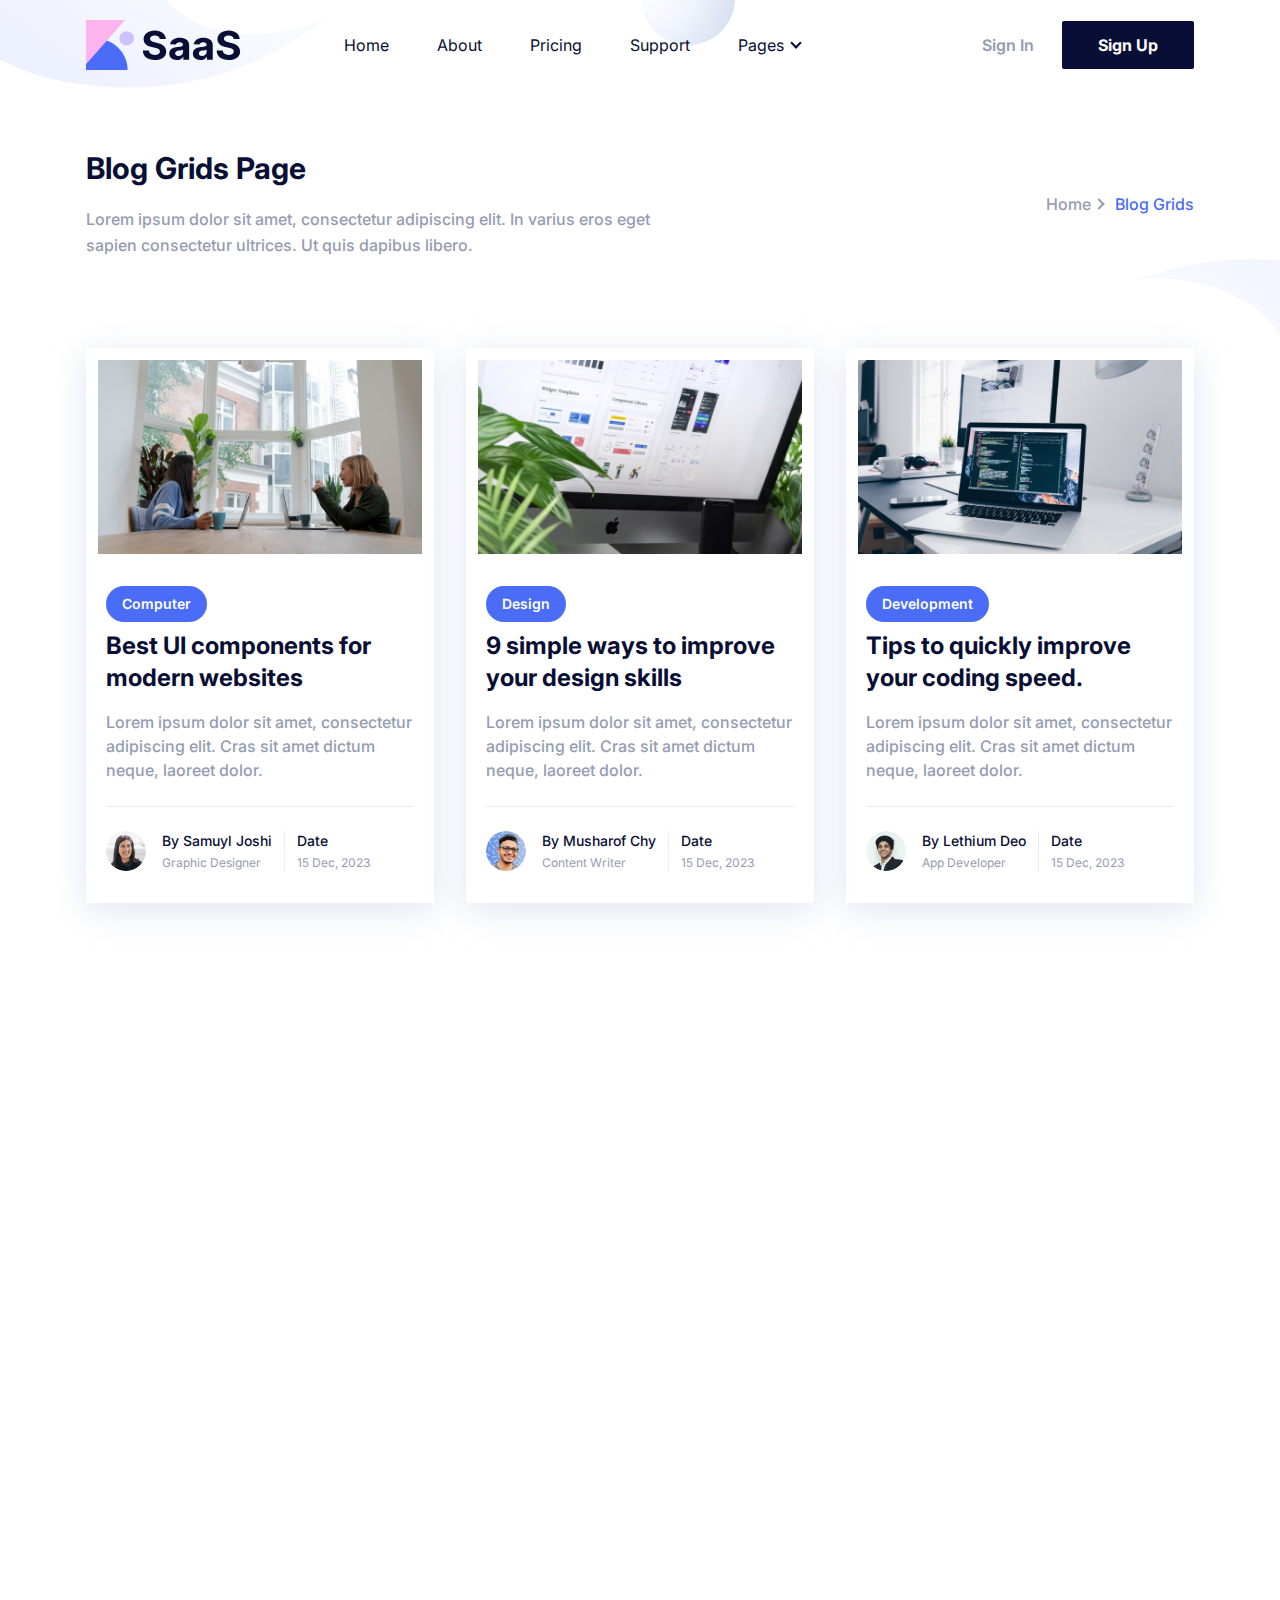
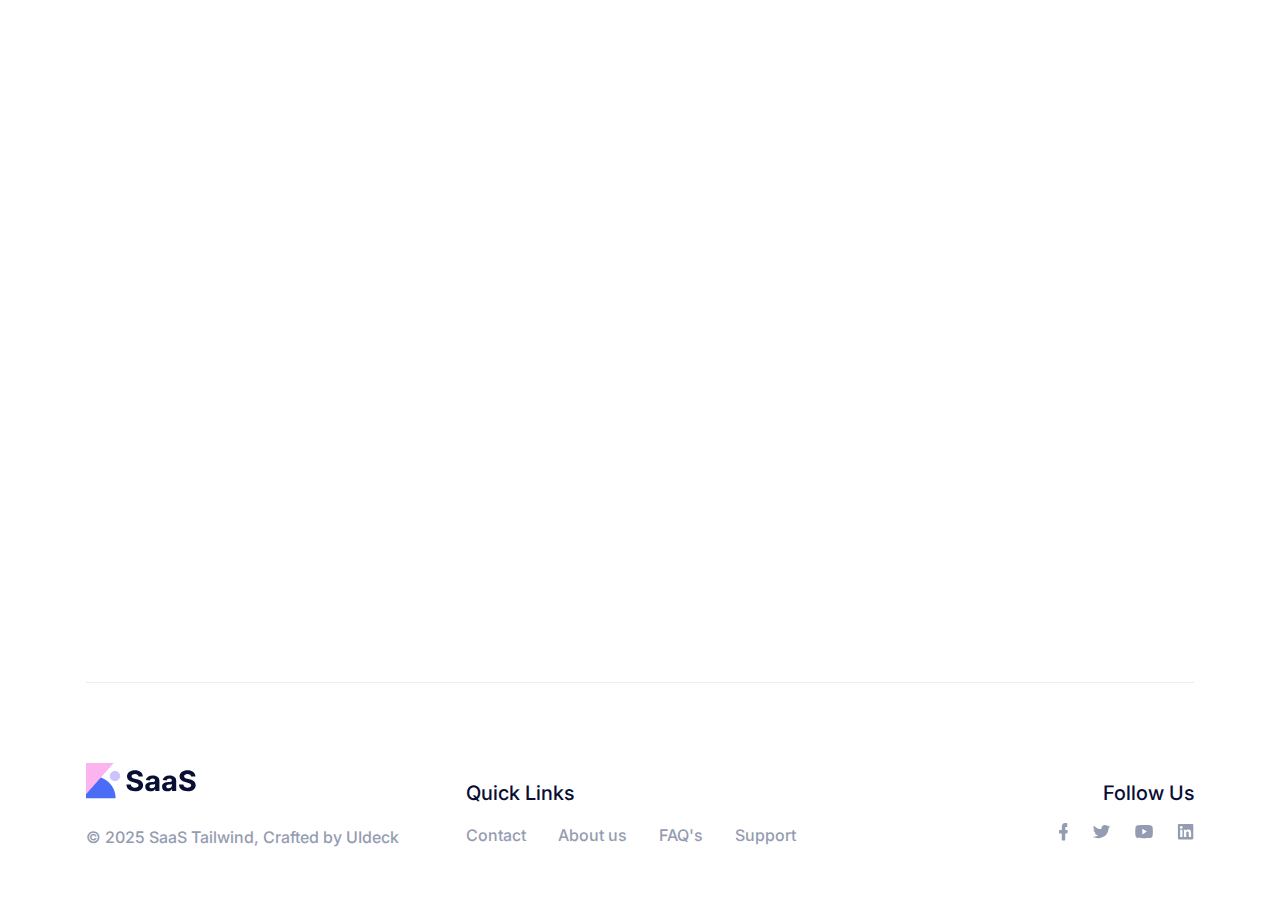
<file: blog-grids.html>
<!DOCTYPE html>
<html lang="en">
  <head>
    <script async src="https://www.googletagmanager.com/gtag/js?id=G-J1V8PW4K5X"></script>
<script>
  window.dataLayer = window.dataLayer || [];
  function gtag(){dataLayer.push(arguments);}
  gtag('js', new Date());

  gtag('config', 'G-J1V8PW4K5X');
</script>
    <meta charset="UTF-8" />
    <meta http-equiv="X-UA-Compatible" content="IE=edge" />
    <meta name="viewport" content="width=device-width, initial-scale=1.0" />
    <title>Blog Grids</title>
  <link rel="icon" href="favicon.ico"><link href="style.css" rel="stylesheet"></head>
  <body>
    <!-- ====== Navbar Section Start -->
    <header class="header bg-transparent absolute top-0 left-0 z-40 w-full flex items-center">
      <div class="container">
        <div class="flex mx-[-16px] items-center justify-between relative">
          <div class="px-4 w-60 max-w-full">
            <a href="index.html" class="header-logo w-full block py-5">
              <img src="images/logo.svg" alt="logo" class="w-full" />
            </a>
          </div>
          <div class="flex px-4 justify-between items-center w-full">
            <div>
              <button id="navbarToggler" class="block absolute right-4 top-1/2 translate-y-[-50%] lg:hidden focus:ring-2 ring-primary px-3 py-[6px] rounded-lg">
                <span class="relative w-[30px] h-[2px] my-[6px] block bg-dark"></span>
                <span class="relative w-[30px] h-[2px] my-[6px] block bg-dark"></span>
                <span class="relative w-[30px] h-[2px] my-[6px] block bg-dark"></span>
              </button>
              <nav
                id="navbarCollapse"
                class="absolute py-5 lg:py-0 lg:px-4 xl:px-6 bg-white lg:bg-transparent shadow-lg rounded-lg max-w-[250px] w-full lg:max-w-full lg:w-full right-4 top-full hidden lg:block lg:static lg:shadow-none"
              >
                <ul class="blcok lg:flex">
                  <li class="relative group">
                    <a href="/#home" class="menu-scroll text-base text-black group-hover:text-primary py-2 lg:py-6 lg:inline-flex lg:px-0 flex mx-8 lg:mr-0"> Home </a>
                  </li>
                  <li class="relative group">
                    <a
                      href="/#about"
                      class="menu-scroll text-base text-black group-hover:text-primary py-2 lg:py-6 lg:inline-flex lg:px-0 flex mx-8 lg:mr-0 lg:ml-8 xl:ml-12"
                    >
                      About
                    </a>
                  </li>
                  <li class="relative group">
                    <a
                      href="/#pricing"
                      class="menu-scroll text-base text-black group-hover:text-primary py-2 lg:py-6 lg:inline-flex lg:px-0 flex mx-8 lg:mr-0 lg:ml-8 xl:ml-12"
                    >
                      Pricing
                    </a>
                  </li>
                  <li class="relative group">
                    <a
                      href="/#contact"
                      class="menu-scroll text-base text-black group-hover:text-primary py-2 lg:py-6 lg:inline-flex lg:px-0 flex mx-8 lg:mr-0 lg:ml-8 xl:ml-12"
                    >
                      Support
                    </a>
                  </li>
                  <li class="relative group submenu-item">
                    <a
                      href="javascript:void(0)"
                      class="text-base text-black group-hover:text-primary py-2 lg:py-6 lg:inline-flex lg:pl-0 lg:pr-4 flex mx-8 lg:mr-0 lg:ml-8 xl:ml-12 relative after:absolute after:w-2 after:h-2 after:border-b-2 after:border-r-2 after:border-current after:rotate-45 lg:after:right-0 after:right-1 after:top-1/2 after:translate-y-[-50%] after:mt-[-2px]"
                    >
                      Pages
                    </a>
                    <div
                      class="submenu hidden relative lg:absolute w-[250px] top-full lg:top-[110%] left-0 rounded-sm lg:shadow-lg p-4 lg:block lg:opacity-0 lg:invisible group-hover:opacity-100 lg:group-hover:visible lg:group-hover:top-full bg-white transition-[top] duration-300"
                    >
                      <a href="about.html" class="block text-sm text-black rounded hover:text-primary py-[10px] px-4"> About Page </a>

                      <a href="contact.html" class="block text-sm text-black rounded hover:text-primary py-[10px] px-4"> Contact Page </a>
                      <a href="blog-grids.html" class="block text-sm text-black rounded hover:text-primary py-[10px] px-4"> Blog Grid Page </a>

                      <a href="blog-details.html" class="block text-sm text-black rounded hover:text-primary py-[10px] px-4"> Blog Details Page </a>
                      <a href="signin.html" class="block text-sm text-black rounded hover:text-primary py-[10px] px-4"> Sign In Page </a>
                      <a href="signup.html" class="block text-sm text-black rounded hover:text-primary py-[10px] px-4"> Sign Up Page </a>
                      <a href="404.html" class="block text-sm text-black rounded hover:text-primary py-[10px] px-4"> 404 Page </a>
                    </div>
                  </li>
                </ul>
              </nav>
            </div>
            <div class="sm:flex justify-end hidden pr-16 lg:pr-0">
              <a href="signin.html" class="text-base font-semibold text-body-color hover:text-primary py-3 px-7 transition"> Sign In </a>
              <a
                href="signup.html"
                class="text-base font-bold text-white bg-black py-3 px-8 md:px-9 lg:px-8 xl:px-9 hover:shadow-signUp rounded-sm transition ease-in-out duration-300"
              >
                Sign Up
              </a>
            </div>
          </div>
        </div>
      </div>
    </header>
    <!-- ====== Navbar Section End -->

    <!-- ====== Page Title Section Start -->
    <section class="relative z-10 pt-[150px] pb-[90px] overflow-hidden">
      <div class="container">
        <div class="flex flex-wrap items-center mx-[-16px]">
          <div class="w-full md:w-8/12 lg:w-7/12 px-4">
            <div class="max-w-[570px] mb-12 md:mb-0">
              <h1 class="font-bold text-black text-2xl sm:text-3xl mb-5">Blog Grids Page</h1>
              <p class="font-medium text-base text-body-color leading-relaxed">
                Lorem ipsum dolor sit amet, consectetur adipiscing elit. In varius eros eget sapien consectetur ultrices. Ut quis dapibus libero.
              </p>
            </div>
          </div>
          <div class="w-full md:w-4/12 lg:w-5/12 px-4">
            <div class="text-end">
              <ul class="flex items-center md:justify-end">
                <li class="flex items-center">
                  <a href="index.html" class="font-medium text-base text-body-color pr-1 hover:text-primary"> Home </a>
                  <span class="block w-2 h-2 border-t-2 border-r-2 border-body-color rotate-45 mr-3"></span>
                </li>
                <li class="font-medium text-base text-primary">Blog Grids</li>
              </ul>
            </div>
          </div>
        </div>
      </div>
      <div>
        <span class="absolute top-0 left-0 z-[-1]">
          <svg width="335" height="88" viewBox="0 0 335 88" fill="none" xmlns="http://www.w3.org/2000/svg">
            <path
              opacity="0.1"
              fill-rule="evenodd"
              clip-rule="evenodd"
              d="M334.56 13.0529C291.502 42.4873 153.788 56.3719 149.926 -53.2883C148.801 -85.4378 -7.09241 31.3943 -60.2098 -30.0453C-92.1047 -19.3559 -174 -48.4668 -174 -48.4668C-63.8587 -0.928421 -108.385 7.84241 -108.385 7.84241C-34.9086 33.6309 -0.497482 72.1367 74.3028 83.2895L75.5561 83.476C158.559 95.6036 243.786 83.3985 334.262 13.2082L334.56 13.0529Z"
              fill="url(#paint0_linear_56:65)"
            />
            <defs>
              <linearGradient id="paint0_linear_56:65" x1="-80" y1="-9.00001" x2="75.6821" y2="-228.975" gradientUnits="userSpaceOnUse">
                <stop stop-color="#4A6CF7" />
                <stop offset="1" stop-color="#4A6CF7" stop-opacity="0" />
              </linearGradient>
            </defs>
          </svg>
        </span>
        <span class="absolute bottom-0 right-0 z-[-1]">
          <svg width="151" height="89" viewBox="0 0 151 89" fill="none" xmlns="http://www.w3.org/2000/svg">
            <path
              opacity="0.1"
              fill-rule="evenodd"
              clip-rule="evenodd"
              d="M0.373885 22.8522C50.4439 8.2434 185.662 37.8077 155.281 143.246C146.368 174.156 330.833 111.507 362.247 186.403C395.885 186.146 464.692 239.248 464.692 239.248C374.757 159.859 419.806 165.347 419.806 165.347C357.969 118.018 337.216 70.7304 269.576 36.9021L268.443 36.3357C193.308 -0.966315 108.504 -15.8291 0.705692 22.7973L0.373885 22.8522Z"
              fill="url(#paint0_linear_56:66)"
            />
            <defs>
              <linearGradient id="paint0_linear_56:66" x1="419.555" y1="120.68" x2="280.543" y2="310.404" gradientUnits="userSpaceOnUse">
                <stop stop-color="#4A6CF7" />
                <stop offset="1" stop-color="#4A6CF7" stop-opacity="0" />
              </linearGradient>
            </defs>
          </svg>
        </span>
        <span class="absolute top-0 left-1/2 z-[-1]">
          <svg width="96" height="46" viewBox="0 0 96 46" fill="none" xmlns="http://www.w3.org/2000/svg">
            <path
              fill-rule="evenodd"
              clip-rule="evenodd"
              d="M93.3985 10.1646C100.119 -14.915 85.238 -40.68 60.1645 -47.3984C35.091 -54.1168 9.32157 -39.244 2.60151 -14.1644C-4.11527 10.903 10.7621 36.6802 35.8355 43.3986C60.909 50.117 86.6818 35.232 93.3985 10.1646Z"
              fill="url(#paint0_radial_56:62)"
            />
            <defs>
              <radialGradient id="paint0_radial_56:62" cx="0" cy="0" r="1" gradientUnits="userSpaceOnUse" gradientTransform="translate(2.60151 -14.1644) rotate(15) scale(94)">
                <stop stop-color="white" />
                <stop offset="0.569" stop-color="#F0F4FD" />
                <stop offset="0.993" stop-color="#D9E0F0" />
              </radialGradient>
            </defs>
          </svg>
        </span>
      </div>
    </section>
    <!-- ====== Page Title Section End -->

    <!-- ====== Blog Section Start -->
    <section>
      <div class="container">
        <div class="border-b border-[#E9ECF8] pb-20">
          <div class="flex flex-wrap mx-[-16px] justify-center">
            <div class="w-full md:w-2/3 lg:w-1/2 xl:w-1/3 px-4">
              <div class="relative rounded-sm shadow-pricing overflow-hidden mb-10 wow fadeInUp" data-wow-delay=".1s">
                <a href="blog-details.html" class="w-full block relative p-3 pb-0">
                  <img src="images/blog-01.jpg" alt="image" class="w-full" />
                </a>
                <div class="p-6 sm:p-8 md:py-8 md:px-6 lg:p-8 xl:py-8 xl:px-5 2xl:p-8">
                  <span class="bg-primary rounded-full inline-flex items-center justify-center py-2 px-4 font-semibold text-sm text-white mb-2"> Computer </span>
                  <h3>
                    <a href="blog-details.html" class="font-bold text-black text-xl sm:text-2xl block mb-4 hover:text-primary transition">
                      Best UI components for modern websites
                    </a>
                  </h3>
                  <p class="text-base text-body-color font-medium pb-6 mb-6 border-b border-[#E9ECF8]">
                    Lorem ipsum dolor sit amet, consectetur adipiscing elit. Cras sit amet dictum neque, laoreet dolor.
                  </p>
                  <div class="flex items-center">
                    <div class="flex items-center pr-5 mr-5 xl:pr-3 2xl:pr-5 xl:mr-3 2xl:mr-5 border-r border-[#E9ECF8]">
                      <div class="max-w-[40px] w-full h-[40px] rounded-full overflow-hidden mr-4">
                        <img src="images/auth-01.png" alt="author" class="w-full" />
                      </div>
                      <div class="w-full">
                        <h4 class="text-sm font-medium text-black mb-1">
                          By
                          <a href="javascript:void(0)" class="text-black hover:text-primary"> Samuyl Joshi </a>
                        </h4>
                        <p class="text-xs text-body-color">Graphic Designer</p>
                      </div>
                    </div>
                    <div class="inline-block">
                      <h4 class="text-sm font-medium text-black mb-1">Date</h4>
                      <p class="text-xs text-body-color">15 Dec, 2023</p>
                    </div>
                  </div>
                </div>
              </div>
            </div>
            <div class="w-full md:w-2/3 lg:w-1/2 xl:w-1/3 px-4">
              <div class="relative rounded-sm shadow-pricing overflow-hidden mb-10 wow fadeInUp" data-wow-delay=".15s">
                <a href="blog-details.html" class="w-full block relative p-3 pb-0">
                  <img src="images/blog-02.jpg" alt="image" class="w-full" />
                </a>
                <div class="p-6 sm:p-8 md:py-8 md:px-6 lg:p-8 xl:py-8 xl:px-5 2xl:p-8">
                  <span class="bg-primary rounded-full inline-flex items-center justify-center py-2 px-4 font-semibold text-sm text-white mb-2"> Design </span>
                  <h3>
                    <a href="blog-details.html" class="font-bold text-black text-xl sm:text-2xl block mb-4 hover:text-primary transition">
                      9 simple ways to improve your design skills
                    </a>
                  </h3>
                  <p class="text-base text-body-color font-medium pb-6 mb-6 border-b border-[#E9ECF8]">
                    Lorem ipsum dolor sit amet, consectetur adipiscing elit. Cras sit amet dictum neque, laoreet dolor.
                  </p>
                  <div class="flex items-center">
                    <div class="flex items-center pr-5 mr-5 xl:pr-3 2xl:pr-5 xl:mr-3 2xl:mr-5 border-r border-[#E9ECF8]">
                      <div class="max-w-[40px] w-full h-[40px] rounded-full overflow-hidden mr-4">
                        <img src="images/auth-02.png" alt="author" class="w-full" />
                      </div>
                      <div class="w-full">
                        <h4 class="text-sm font-medium text-black mb-1">
                          By
                          <a href="javascript:void(0)" class="text-black hover:text-primary"> Musharof Chy </a>
                        </h4>
                        <p class="text-xs text-body-color">Content Writer</p>
                      </div>
                    </div>
                    <div class="inline-block">
                      <h4 class="text-sm font-medium text-black mb-1">Date</h4>
                      <p class="text-xs text-body-color">15 Dec, 2023</p>
                    </div>
                  </div>
                </div>
              </div>
            </div>
            <div class="w-full md:w-2/3 lg:w-1/2 xl:w-1/3 px-4">
              <div class="relative rounded-sm shadow-pricing overflow-hidden mb-10 wow fadeInUp" data-wow-delay=".2s">
                <a href="blog-details.html" class="w-full block relative p-3 pb-0">
                  <img src="images/blog-03.jpg" alt="image" class="w-full" />
                </a>
                <div class="p-6 sm:p-8 md:py-8 md:px-6 lg:p-8 xl:py-8 xl:px-5 2xl:p-8">
                  <span class="bg-primary rounded-full inline-flex items-center justify-center py-2 px-4 font-semibold text-sm text-white mb-2"> Development </span>
                  <h3>
                    <a href="blog-details.html" class="font-bold text-black text-xl sm:text-2xl block mb-4 hover:text-primary transition">
                      Tips to quickly improve your coding speed.
                    </a>
                  </h3>
                  <p class="text-base text-body-color font-medium pb-6 mb-6 border-b border-[#E9ECF8]">
                    Lorem ipsum dolor sit amet, consectetur adipiscing elit. Cras sit amet dictum neque, laoreet dolor.
                  </p>
                  <div class="flex items-center">
                    <div class="flex items-center pr-5 mr-5 xl:pr-3 2xl:pr-5 xl:mr-3 2xl:mr-5 border-r border-[#E9ECF8]">
                      <div class="max-w-[40px] w-full h-[40px] rounded-full overflow-hidden mr-4">
                        <img src="images/auth-03.png" alt="author" class="w-full" />
                      </div>
                      <div class="w-full">
                        <h4 class="text-sm font-medium text-black mb-1">
                          By
                          <a href="javascript:void(0)" class="text-black hover:text-primary"> Lethium Deo </a>
                        </h4>
                        <p class="text-xs text-body-color">App Developer</p>
                      </div>
                    </div>
                    <div class="inline-block">
                      <h4 class="text-sm font-medium text-black mb-1">Date</h4>
                      <p class="text-xs text-body-color">15 Dec, 2023</p>
                    </div>
                  </div>
                </div>
              </div>
            </div>
            <div class="w-full md:w-2/3 lg:w-1/2 xl:w-1/3 px-4">
              <div class="relative rounded-sm shadow-pricing overflow-hidden mb-10 wow fadeInUp" data-wow-delay=".1s">
                <a href="blog-details.html" class="w-full block relative p-3 pb-0">
                  <img src="images/blog-01.jpg" alt="image" class="w-full" />
                </a>
                <div class="p-6 sm:p-8 md:py-8 md:px-6 lg:p-8 xl:py-8 xl:px-5 2xl:p-8">
                  <span class="bg-primary rounded-full inline-flex items-center justify-center py-2 px-4 font-semibold text-sm text-white mb-2"> Computer </span>
                  <h3>
                    <a href="blog-details.html" class="font-bold text-black text-xl sm:text-2xl block mb-4 hover:text-primary transition">
                      Best UI components for modern websites
                    </a>
                  </h3>
                  <p class="text-base text-body-color font-medium pb-6 mb-6 border-b border-[#E9ECF8]">
                    Lorem ipsum dolor sit amet, consectetur adipiscing elit. Cras sit amet dictum neque, laoreet dolor.
                  </p>
                  <div class="flex items-center">
                    <div class="flex items-center pr-5 mr-5 xl:pr-3 2xl:pr-5 xl:mr-3 2xl:mr-5 border-r border-[#E9ECF8]">
                      <div class="max-w-[40px] w-full h-[40px] rounded-full overflow-hidden mr-4">
                        <img src="images/auth-01.png" alt="author" class="w-full" />
                      </div>
                      <div class="w-full">
                        <h4 class="text-sm font-medium text-black mb-1">
                          By
                          <a href="javascript:void(0)" class="text-black hover:text-primary"> Samuyl Joshi </a>
                        </h4>
                        <p class="text-xs text-body-color">Graphic Designer</p>
                      </div>
                    </div>
                    <div class="inline-block">
                      <h4 class="text-sm font-medium text-black mb-1">Date</h4>
                      <p class="text-xs text-body-color">15 Dec, 2023</p>
                    </div>
                  </div>
                </div>
              </div>
            </div>
            <div class="w-full md:w-2/3 lg:w-1/2 xl:w-1/3 px-4">
              <div class="relative rounded-sm shadow-pricing overflow-hidden mb-10 wow fadeInUp" data-wow-delay=".15s">
                <a href="blog-details.html" class="w-full block relative p-3 pb-0">
                  <img src="images/blog-02.jpg" alt="image" class="w-full" />
                </a>
                <div class="p-6 sm:p-8 md:py-8 md:px-6 lg:p-8 xl:py-8 xl:px-5 2xl:p-8">
                  <span class="bg-primary rounded-full inline-flex items-center justify-center py-2 px-4 font-semibold text-sm text-white mb-2"> Design </span>
                  <h3>
                    <a href="blog-details.html" class="font-bold text-black text-xl sm:text-2xl block mb-4 hover:text-primary transition">
                      9 simple ways to improve your design skills
                    </a>
                  </h3>
                  <p class="text-base text-body-color font-medium pb-6 mb-6 border-b border-[#E9ECF8]">
                    Lorem ipsum dolor sit amet, consectetur adipiscing elit. Cras sit amet dictum neque, laoreet dolor.
                  </p>
                  <div class="flex items-center">
                    <div class="flex items-center pr-5 mr-5 xl:pr-3 2xl:pr-5 xl:mr-3 2xl:mr-5 border-r border-[#E9ECF8]">
                      <div class="max-w-[40px] w-full h-[40px] rounded-full overflow-hidden mr-4">
                        <img src="images/auth-02.png" alt="author" class="w-full" />
                      </div>
                      <div class="w-full">
                        <h4 class="text-sm font-medium text-black mb-1">
                          By
                          <a href="javascript:void(0)" class="text-black hover:text-primary"> Musharof Chy </a>
                        </h4>
                        <p class="text-xs text-body-color">Content Writer</p>
                      </div>
                    </div>
                    <div class="inline-block">
                      <h4 class="text-sm font-medium text-black mb-1">Date</h4>
                      <p class="text-xs text-body-color">15 Dec, 2023</p>
                    </div>
                  </div>
                </div>
              </div>
            </div>
            <div class="w-full md:w-2/3 lg:w-1/2 xl:w-1/3 px-4">
              <div class="relative rounded-sm shadow-pricing overflow-hidden mb-10 wow fadeInUp" data-wow-delay=".2s">
                <a href="blog-details.html" class="w-full block relative p-3 pb-0">
                  <img src="images/blog-03.jpg" alt="image" class="w-full" />
                </a>
                <div class="p-6 sm:p-8 md:py-8 md:px-6 lg:p-8 xl:py-8 xl:px-5 2xl:p-8">
                  <span class="bg-primary rounded-full inline-flex items-center justify-center py-2 px-4 font-semibold text-sm text-white mb-2"> Development </span>
                  <h3>
                    <a href="blog-details.html" class="font-bold text-black text-xl sm:text-2xl block mb-4 hover:text-primary transition">
                      Tips to quickly improve your coding speed.
                    </a>
                  </h3>
                  <p class="text-base text-body-color font-medium pb-6 mb-6 border-b border-[#E9ECF8]">
                    Lorem ipsum dolor sit amet, consectetur adipiscing elit. Cras sit amet dictum neque, laoreet dolor.
                  </p>
                  <div class="flex items-center">
                    <div class="flex items-center pr-5 mr-5 xl:pr-3 2xl:pr-5 xl:mr-3 2xl:mr-5 border-r border-[#E9ECF8]">
                      <div class="max-w-[40px] w-full h-[40px] rounded-full overflow-hidden mr-4">
                        <img src="images/auth-03.png" alt="author" class="w-full" />
                      </div>
                      <div class="w-full">
                        <h4 class="text-sm font-medium text-black mb-1">
                          By
                          <a href="javascript:void(0)" class="text-black hover:text-primary"> Lethium Deo </a>
                        </h4>
                        <p class="text-xs text-body-color">App Developer</p>
                      </div>
                    </div>
                    <div class="inline-block">
                      <h4 class="text-sm font-medium text-black mb-1">Date</h4>
                      <p class="text-xs text-body-color">15 Dec, 2023</p>
                    </div>
                  </div>
                </div>
              </div>
            </div>
            <div class="w-full md:w-2/3 lg:w-1/2 xl:w-1/3 px-4">
              <div class="relative rounded-sm shadow-pricing overflow-hidden mb-10 wow fadeInUp" data-wow-delay=".1s">
                <a href="blog-details.html" class="w-full block relative p-3 pb-0">
                  <img src="images/blog-01.jpg" alt="image" class="w-full" />
                </a>
                <div class="p-6 sm:p-8 md:py-8 md:px-6 lg:p-8 xl:py-8 xl:px-5 2xl:p-8">
                  <span class="bg-primary rounded-full inline-flex items-center justify-center py-2 px-4 font-semibold text-sm text-white mb-2"> Computer </span>
                  <h3>
                    <a href="blog-details.html" class="font-bold text-black text-xl sm:text-2xl block mb-4 hover:text-primary transition">
                      Best UI components for modern websites
                    </a>
                  </h3>
                  <p class="text-base text-body-color font-medium pb-6 mb-6 border-b border-[#E9ECF8]">
                    Lorem ipsum dolor sit amet, consectetur adipiscing elit. Cras sit amet dictum neque, laoreet dolor.
                  </p>
                  <div class="flex items-center">
                    <div class="flex items-center pr-5 mr-5 xl:pr-3 2xl:pr-5 xl:mr-3 2xl:mr-5 border-r border-[#E9ECF8]">
                      <div class="max-w-[40px] w-full h-[40px] rounded-full overflow-hidden mr-4">
                        <img src="images/auth-01.png" alt="author" class="w-full" />
                      </div>
                      <div class="w-full">
                        <h4 class="text-sm font-medium text-black mb-1">
                          By
                          <a href="javascript:void(0)" class="text-black hover:text-primary"> Samuyl Joshi </a>
                        </h4>
                        <p class="text-xs text-body-color">Graphic Designer</p>
                      </div>
                    </div>
                    <div class="inline-block">
                      <h4 class="text-sm font-medium text-black mb-1">Date</h4>
                      <p class="text-xs text-body-color">15 Dec, 2023</p>
                    </div>
                  </div>
                </div>
              </div>
            </div>
            <div class="w-full md:w-2/3 lg:w-1/2 xl:w-1/3 px-4">
              <div class="relative rounded-sm shadow-pricing overflow-hidden mb-10 wow fadeInUp" data-wow-delay=".15s">
                <a href="blog-details.html" class="w-full block relative p-3 pb-0">
                  <img src="images/blog-02.jpg" alt="image" class="w-full" />
                </a>
                <div class="p-6 sm:p-8 md:py-8 md:px-6 lg:p-8 xl:py-8 xl:px-5 2xl:p-8">
                  <span class="bg-primary rounded-full inline-flex items-center justify-center py-2 px-4 font-semibold text-sm text-white mb-2"> Design </span>
                  <h3>
                    <a href="blog-details.html" class="font-bold text-black text-xl sm:text-2xl block mb-4 hover:text-primary transition">
                      9 simple ways to improve your design skills
                    </a>
                  </h3>
                  <p class="text-base text-body-color font-medium pb-6 mb-6 border-b border-[#E9ECF8]">
                    Lorem ipsum dolor sit amet, consectetur adipiscing elit. Cras sit amet dictum neque, laoreet dolor.
                  </p>
                  <div class="flex items-center">
                    <div class="flex items-center pr-5 mr-5 xl:pr-3 2xl:pr-5 xl:mr-3 2xl:mr-5 border-r border-[#E9ECF8]">
                      <div class="max-w-[40px] w-full h-[40px] rounded-full overflow-hidden mr-4">
                        <img src="images/auth-02.png" alt="author" class="w-full" />
                      </div>
                      <div class="w-full">
                        <h4 class="text-sm font-medium text-black mb-1">
                          By
                          <a href="javascript:void(0)" class="text-black hover:text-primary"> Musharof Chy </a>
                        </h4>
                        <p class="text-xs text-body-color">Content Writer</p>
                      </div>
                    </div>
                    <div class="inline-block">
                      <h4 class="text-sm font-medium text-black mb-1">Date</h4>
                      <p class="text-xs text-body-color">15 Dec, 2023</p>
                    </div>
                  </div>
                </div>
              </div>
            </div>
            <div class="w-full md:w-2/3 lg:w-1/2 xl:w-1/3 px-4">
              <div class="relative rounded-sm shadow-pricing overflow-hidden mb-10 wow fadeInUp" data-wow-delay=".2s">
                <a href="blog-details.html" class="w-full block relative p-3 pb-0">
                  <img src="images/blog-03.jpg" alt="image" class="w-full" />
                </a>
                <div class="p-6 sm:p-8 md:py-8 md:px-6 lg:p-8 xl:py-8 xl:px-5 2xl:p-8">
                  <span class="bg-primary rounded-full inline-flex items-center justify-center py-2 px-4 font-semibold text-sm text-white mb-2"> Development </span>
                  <h3>
                    <a href="blog-details.html" class="font-bold text-black text-xl sm:text-2xl block mb-4 hover:text-primary transition">
                      Tips to quickly improve your coding speed.
                    </a>
                  </h3>
                  <p class="text-base text-body-color font-medium pb-6 mb-6 border-b border-[#E9ECF8]">
                    Lorem ipsum dolor sit amet, consectetur adipiscing elit. Cras sit amet dictum neque, laoreet dolor.
                  </p>
                  <div class="flex items-center">
                    <div class="flex items-center pr-5 mr-5 xl:pr-3 2xl:pr-5 xl:mr-3 2xl:mr-5 border-r border-[#E9ECF8]">
                      <div class="max-w-[40px] w-full h-[40px] rounded-full overflow-hidden mr-4">
                        <img src="images/auth-03.png" alt="author" class="w-full" />
                      </div>
                      <div class="w-full">
                        <h4 class="text-sm font-medium text-black mb-1">
                          By
                          <a href="javascript:void(0)" class="text-black hover:text-primary"> Lethium Deo </a>
                        </h4>
                        <p class="text-xs text-body-color">App Developer</p>
                      </div>
                    </div>
                    <div class="inline-block">
                      <h4 class="text-sm font-medium text-black mb-1">Date</h4>
                      <p class="text-xs text-body-color">15 Dec, 2023</p>
                    </div>
                  </div>
                </div>
              </div>
            </div>
          </div>

          <div class="flex flex-wrap mx-[-16px] wow fadeInUp" data-wow-delay=".15s">
            <div class="w-full px-4">
              <ul class="flex items-center pt-8 justify-center">
                <li class="mx-1">
                  <a
                    href="javascript:void(0)"
                    class="flex items-center justify-center rounded-sm bg-body-color bg-opacity-[15%] hover:bg-primary hover:bg-opacity-100 transition hover:text-white text-body-color px-4 text-sm min-w-[36px] h-9"
                  >
                    Prev
                  </a>
                </li>
                <li class="mx-1">
                  <a
                    href="javascript:void(0)"
                    class="flex items-center justify-center rounded-sm bg-body-color bg-opacity-[15%] hover:bg-primary hover:bg-opacity-100 transition hover:text-white text-body-color px-4 text-sm min-w-[36px] h-9"
                  >
                    1
                  </a>
                </li>
                <li class="mx-1">
                  <a
                    href="javascript:void(0)"
                    class="flex items-center justify-center rounded-sm bg-body-color bg-opacity-[15%] hover:bg-primary hover:bg-opacity-100 transition hover:text-white text-body-color px-4 text-sm min-w-[36px] h-9"
                  >
                    2
                  </a>
                </li>
                <li class="mx-1">
                  <a
                    href="javascript:void(0)"
                    class="flex items-center justify-center rounded-sm bg-body-color bg-opacity-[15%] hover:bg-primary hover:bg-opacity-100 transition hover:text-white text-body-color px-4 text-sm min-w-[36px] h-9"
                  >
                    3
                  </a>
                </li>
                <li class="mx-1">
                  <a
                    href="javascript:void(0)"
                    class="flex items-center justify-center rounded-sm bg-body-color bg-opacity-[15%] text-body-color px-4 text-sm min-w-[36px] h-9 cursor-not-allowed"
                  >
                    ...
                  </a>
                </li>
                <li class="mx-1">
                  <a
                    href="javascript:void(0)"
                    class="flex items-center justify-center rounded-sm bg-body-color bg-opacity-[15%] hover:bg-primary hover:bg-opacity-100 transition hover:text-white text-body-color px-4 text-sm min-w-[36px] h-9"
                  >
                    12
                  </a>
                </li>
                <li class="mx-1">
                  <a
                    href="javascript:void(0)"
                    class="flex items-center justify-center rounded-sm bg-body-color bg-opacity-[15%] hover:bg-primary hover:bg-opacity-100 transition hover:text-white text-body-color px-4 text-sm min-w-[36px] h-9"
                  >
                    Next
                  </a>
                </li>
              </ul>
            </div>
          </div>
        </div>
      </div>
    </section>
    <!-- ====== Blog Section End -->

    <!-- ====== Footer Section Start -->
    <footer class="pt-20 pb-12">
      <div class="container">
        <div class="flex flex-wrap mx-[-16px]">
          <div class="w-full lg:w-4/12 2xl:w-5/12 px-4">
            <div class="mb-6">
              <a href="index.html" class="inline-block mb-5">
                <img src="images/logo.svg" alt="logo" class="max-w-full h-9" />
              </a>
              <p class="text-base text-body-color font-medium">© 2025 SaaS Tailwind, Crafted by UIdeck</p>
            </div>
          </div>
          <div class="w-full md:w-8/12 lg:w-5/12 2xl:w-5/12 px-4">
            <div class="mb-6 mt-4">
              <h3 class="font-medium text-black text-xl mb-4">Quick Links</h3>
              <div class="flex flex-wrap items-center">
                <a href="javascript:void(0)" class="text-base text-body-color hover:text-primary font-medium mr-8"> Contact </a>
                <a href="javascript:void(0)" class="text-base text-body-color hover:text-primary font-medium mr-8"> About us </a>
                <a href="javascript:void(0)" class="text-base text-body-color hover:text-primary font-medium mr-8"> FAQ's </a>
                <a href="javascript:void(0)" class="text-base text-body-color hover:text-primary font-medium"> Support </a>
              </div>
            </div>
          </div>
          <div class="w-full md:w-4/12 lg:w-3/12 2xl:w-2/12 px-4">
            <div class="mb-6 mt-4 md:text-right">
              <h3 class="font-medium text-black text-xl mb-4">Follow Us</h3>
              <div class="flex flex-wrap md:justify-end items-center">
                <a href="javascript:void(0)" class="text-body-color hover:text-primary">
                  <svg width="9" height="18" viewBox="0 0 9 18" class="fill-current">
                    <path
                      d="M8.13643 7.00049H6.78036H6.29605V6.43597V4.68597V4.12146H6.78036H7.79741C8.06378 4.12146 8.28172 3.89565 8.28172 3.55694V0.565004C8.28172 0.254521 8.088 0.000488281 7.79741 0.000488281H6.02968C4.11665 0.000488281 2.78479 1.58113 2.78479 3.92388V6.37952V6.94404H2.30048H0.65382C0.314802 6.94404 0 7.25452 0 7.70613V9.73839C0 10.1336 0.266371 10.5005 0.65382 10.5005H2.25205H2.73636V11.065V16.7384C2.73636 17.1336 3.00273 17.5005 3.39018 17.5005H5.66644C5.81174 17.5005 5.93281 17.4158 6.02968 17.3029C6.12654 17.19 6.19919 16.9924 6.19919 16.8231V11.0932V10.5287H6.70771H7.79741C8.11222 10.5287 8.35437 10.3029 8.4028 9.9642V9.93597V9.90775L8.74182 7.96017C8.76604 7.76258 8.74182 7.53678 8.59653 7.31097C8.54809 7.16984 8.33016 7.02871 8.13643 7.00049Z"
                    />
                  </svg>
                </a>
                <a href="javascript:void(0)" class="text-body-color hover:text-primary ml-6">
                  <svg width="19" height="14" viewBox="0 0 19 14" class="fill-current">
                    <path
                      d="M16.3024 2.26076L17.375 1.02789C17.6855 0.693982 17.7702 0.437132 17.7984 0.308707C16.9516 0.771036 16.1613 0.925146 15.6532 0.925146H15.4556L15.3427 0.822406C14.6653 0.283022 13.8185 0.000488281 12.9153 0.000488281C10.9395 0.000488281 9.3871 1.49021 9.3871 3.2111C9.3871 3.31384 9.3871 3.46795 9.41532 3.57069L9.5 4.08439L8.90726 4.05871C5.29435 3.95597 2.33065 1.13063 1.85081 0.642612C1.06048 1.92686 1.5121 3.15973 1.99194 3.93028L2.95161 5.36864L1.42742 4.59809C1.45565 5.67686 1.90726 6.52446 2.78226 7.1409L3.54435 7.6546L2.78226 7.93713C3.2621 9.24706 4.33468 9.78645 5.125 9.99193L6.16935 10.2488L5.18145 10.8652C3.60081 11.8926 1.625 11.8156 0.75 11.7385C2.52823 12.8686 4.64516 13.1255 6.1129 13.1255C7.21371 13.1255 8.03226 13.0227 8.22984 12.9457C16.1331 11.2505 16.5 4.82926 16.5 3.54501V3.36521L16.6694 3.26248C17.629 2.44056 18.0242 2.00391 18.25 1.74706C18.1653 1.77275 18.0524 1.82412 17.9395 1.8498L16.3024 2.26076Z"
                    />
                  </svg>
                </a>
                <a href="javascript:void(0)" class="text-body-color hover:text-primary ml-6">
                  <svg width="18" height="14" viewBox="0 0 18 14" class="fill-current">
                    <path
                      d="M17.5058 2.07168C17.3068 1.24929 16.7099 0.609661 15.9423 0.396451C14.5778 0.000488354 9.0627 0.000488281 9.0627 0.000488281C9.0627 0.000488281 3.54766 0.000488354 2.18311 0.396451C1.41555 0.609661 0.818561 1.24929 0.619565 2.07168C0.25 3.56415 0.25 6.61002 0.25 6.61002C0.25 6.61002 0.25 9.68634 0.619565 11.1484C0.818561 11.9707 1.41555 12.6104 2.18311 12.8236C3.54766 13.2195 9.0627 13.2195 9.0627 13.2195C9.0627 13.2195 14.5778 13.2195 15.9423 12.8236C16.7099 12.6104 17.3068 11.9707 17.5058 11.1484C17.8754 9.68634 17.8754 6.61002 17.8754 6.61002C17.8754 6.61002 17.8754 3.56415 17.5058 2.07168ZM7.30016 9.44267V3.77736L11.8771 6.61002L7.30016 9.44267Z"
                    />
                  </svg>
                </a>
                <a href="javascript:void(0)" class="text-body-color hover:text-primary ml-6">
                  <svg width="17" height="16" viewBox="0 0 17 16" class="fill-current">
                    <path
                      d="M15.2196 0.000488281H1.99991C1.37516 0.000488281 0.875366 0.49798 0.875366 1.11984V14.3034C0.875366 14.9004 1.37516 15.4227 1.99991 15.4227H15.1696C15.7943 15.4227 16.2941 14.9252 16.2941 14.3034V1.09497C16.3441 0.49798 15.8443 0.000488281 15.2196 0.000488281ZM5.44852 13.1094H3.17444V5.77139H5.44852V13.1094ZM4.29899 4.75153C3.54929 4.75153 2.97452 4.15454 2.97452 3.43318C2.97452 2.71182 3.57428 2.11483 4.29899 2.11483C5.02369 2.11483 5.62345 2.71182 5.62345 3.43318C5.62345 4.15454 5.07367 4.75153 4.29899 4.75153ZM14.07 13.1094H11.796V9.55232C11.796 8.70659 11.771 7.58723 10.5964 7.58723C9.39693 7.58723 9.222 8.53246 9.222 9.4777V13.1094H6.94792V5.77139H9.17202V6.79124H9.19701C9.52188 6.19425 10.2466 5.59727 11.3711 5.59727C13.6952 5.59727 14.12 7.08974 14.12 9.12945V13.1094H14.07Z"
                    />
                  </svg>
                </a>
              </div>
            </div>
          </div>
        </div>
      </div>
    </footer>
    <!-- ====== Footer Section End -->

    <!-- ====== Back To Top Start -->
    <a
      href="javascript:void(0)"
      class="hidden items-center justify-center bg-primary text-white w-10 h-10 rounded-sm fixed bottom-8 right-8 left-auto z-[999] hover:shadow-signUp transition back-to-top shadow-md"
    >
      <span class="w-3 h-3 border-t border-l border-white rotate-45 mt-[6px]"></span>
    </a>
    <!-- ====== Back To Top End -->
  <script defer src="bundle.js"></script></body>
</html>
</file>
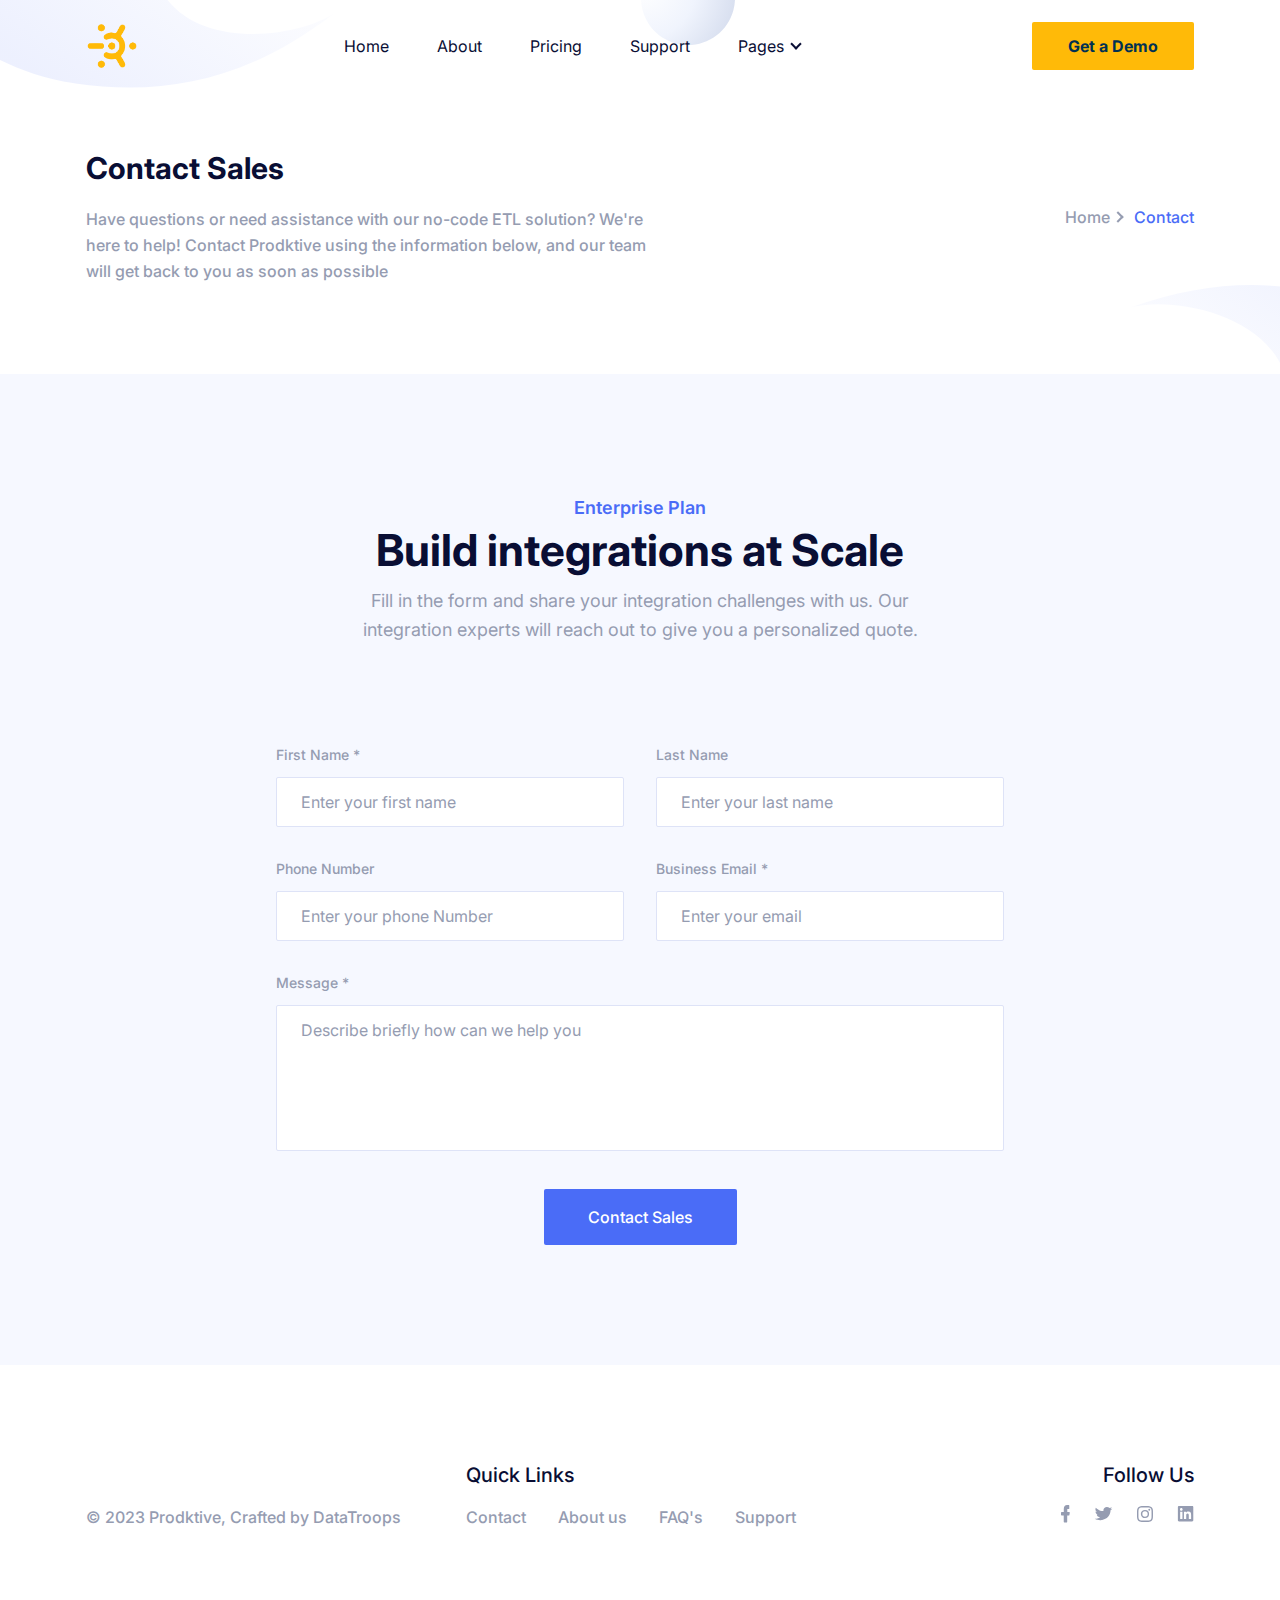
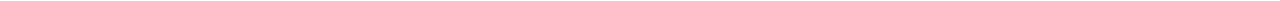
<file: contact.html>
<!DOCTYPE html>
<html lang="en">
  <head>
    <script async src="https://www.googletagmanager.com/gtag/js?id=G-J1V8PW4K5X"></script>
<script>
  window.dataLayer = window.dataLayer || [];
  function gtag(){dataLayer.push(arguments);}
  gtag('js', new Date());

  gtag('config', 'G-J1V8PW4K5X');
</script>
    <meta charset="UTF-8" />
    <meta http-equiv="X-UA-Compatible" content="IE=edge" />
    <meta name="viewport" content="width=device-width, initial-scale=1.0" />
    <title>Contact Us</title>
  <link rel="icon" href="favicon.ico"><link href="style.css" rel="stylesheet"></head>
  <body>
    <!-- ====== Navbar Section Start -->
    <header class="header bg-transparent absolute top-0 left-0 z-40 w-full flex items-center">
      <div class="container">
        <div class="flex mx-[-16px] items-center justify-between relative">
          <div class="px-4 w-60 max-w-full">
            <a href="index.html" class="header-logo w-full block py-5">
              <img style="height: 52.13px; width: auto;" src="images/logo.png" alt="logo" class="w-full" />
            </a>
          </div>
          <div class="flex px-4 justify-between items-center w-full">
            <div>
              <button id="navbarToggler" class="block absolute right-4 top-1/2 translate-y-[-50%] lg:hidden focus:ring-2 ring-primary px-3 py-[6px] rounded-lg">
                <span class="relative w-[30px] h-[2px] my-[6px] block bg-dark"></span>
                <span class="relative w-[30px] h-[2px] my-[6px] block bg-dark"></span>
                <span class="relative w-[30px] h-[2px] my-[6px] block bg-dark"></span>
              </button>
              <nav
                id="navbarCollapse"
                class="absolute py-5 lg:py-0 lg:px-4 xl:px-6 bg-white lg:bg-transparent shadow-lg rounded-lg max-w-[250px] w-full lg:max-w-full lg:w-full right-4 top-full hidden lg:block lg:static lg:shadow-none"
              >
                <ul class="blcok lg:flex">
                  <li class="relative group">
                    <a href="./index.html#home" class="menu-scroll text-base text-black group-hover:text-primary py-2 lg:py-6 lg:inline-flex lg:px-0 flex mx-8 lg:mr-0"> Home </a>
                  </li>
                  <li class="relative group">
                    <a
                      href="./index.html#about"
                      class="menu-scroll text-base text-black group-hover:text-primary py-2 lg:py-6 lg:inline-flex lg:px-0 flex mx-8 lg:mr-0 lg:ml-8 xl:ml-12"
                    >
                      About
                    </a>
                  </li>
                  <li class="relative group">
                    <a
                      href="./index.html#pricing"
                      class="menu-scroll text-base text-black group-hover:text-primary py-2 lg:py-6 lg:inline-flex lg:px-0 flex mx-8 lg:mr-0 lg:ml-8 xl:ml-12"
                    >
                      Pricing
                    </a>
                  </li>
                  <li class="relative group">
                    <a
                      href="./index.html#contact"
                      class="menu-scroll text-base text-black group-hover:text-primary py-2 lg:py-6 lg:inline-flex lg:px-0 flex mx-8 lg:mr-0 lg:ml-8 xl:ml-12"
                    >
                      Support
                    </a>
                  </li>
                  <li class="relative group submenu-item">
                    <a
                      href="javascript:void(0)"
                      class="text-base text-black group-hover:text-primary py-2 lg:py-6 lg:inline-flex lg:pl-0 lg:pr-4 flex mx-8 lg:mr-0 lg:ml-8 xl:ml-12 relative after:absolute after:w-2 after:h-2 after:border-b-2 after:border-r-2 after:border-current after:rotate-45 lg:after:right-0 after:right-1 after:top-1/2 after:translate-y-[-50%] after:mt-[-2px]"
                    >
                      Pages
                    </a>
                    <div
                      class="submenu hidden relative lg:absolute w-[250px] top-full lg:top-[110%] left-0 rounded-sm lg:shadow-lg p-4 lg:block lg:opacity-0 lg:invisible group-hover:opacity-100 lg:group-hover:visible lg:group-hover:top-full bg-white transition-[top] duration-300"
                    >
                      <a href="about.html" class="block text-sm text-black rounded hover:text-primary py-[10px] px-4"> About Us </a>

                      <a href="contact.html" class="block text-sm text-black rounded hover:text-primary py-[10px] px-4"> Contact Sales </a>
                    </div>
                  </li>
                </ul>
              </nav>
            </div>
            <div class="sm:flex justify-end pr-16 lg:pr-0">
              <a
                href="#contact"
                class="text-base font-bold py-3 px-8 md:px-9 lg:px-8 xl:px-9 hover:shadow-signUp rounded-sm transition ease-in-out duration-300 demo-button"
              >
                Get a Demo
              </a>
            </div>
          </div>
        </div>
      </div>
    </header>
    <!-- ====== Navbar Section End -->

    <!-- ====== Page Title Section Start -->
    <section class="relative z-10 pt-[150px] pb-[90px] overflow-hidden">
      <div class="container">
        <div class="flex flex-wrap items-center mx-[-16px]">
          <div class="w-full md:w-8/12 lg:w-7/12 px-4">
            <div class="max-w-[570px] mb-12 md:mb-0">
              <h1 class="font-bold text-black text-2xl sm:text-3xl mb-5">Contact Sales</h1>
              <p class="font-medium text-base text-body-color leading-relaxed">
                Have questions or need assistance with our no-code ETL solution? We're here to help! Contact Prodktive using the information below, and our team will get back to you as soon as possible
              </p>
            </div>
          </div>
          <div class="w-full md:w-4/12 lg:w-5/12 px-4">
            <div class="text-end">
              <ul class="flex items-center md:justify-end">
                <li class="flex items-center">
                  <a href="index.html" class="font-medium text-base text-body-color pr-1 hover:text-primary"> Home </a>
                  <span class="block w-2 h-2 border-t-2 border-r-2 border-body-color rotate-45 mr-3"></span>
                </li>
                <li class="font-medium text-base text-primary">Contact</li>
              </ul>
            </div>
          </div>
        </div>
      </div>
      <div>
        <span class="absolute top-0 left-0 z-[-1]">
          <svg width="335" height="88" viewBox="0 0 335 88" fill="none" xmlns="http://www.w3.org/2000/svg">
            <path
              opacity="0.1"
              fill-rule="evenodd"
              clip-rule="evenodd"
              d="M334.56 13.0529C291.502 42.4873 153.788 56.3719 149.926 -53.2883C148.801 -85.4378 -7.09241 31.3943 -60.2098 -30.0453C-92.1047 -19.3559 -174 -48.4668 -174 -48.4668C-63.8587 -0.928421 -108.385 7.84241 -108.385 7.84241C-34.9086 33.6309 -0.497482 72.1367 74.3028 83.2895L75.5561 83.476C158.559 95.6036 243.786 83.3985 334.262 13.2082L334.56 13.0529Z"
              fill="url(#paint0_linear_56:65)"
            />
            <defs>
              <linearGradient id="paint0_linear_56:65" x1="-80" y1="-9.00001" x2="75.6821" y2="-228.975" gradientUnits="userSpaceOnUse">
                <stop stop-color="#4A6CF7" />
                <stop offset="1" stop-color="#4A6CF7" stop-opacity="0" />
              </linearGradient>
            </defs>
          </svg>
        </span>
        <span class="absolute bottom-0 right-0 z-[-1]">
          <svg width="151" height="89" viewBox="0 0 151 89" fill="none" xmlns="http://www.w3.org/2000/svg">
            <path
              opacity="0.1"
              fill-rule="evenodd"
              clip-rule="evenodd"
              d="M0.373885 22.8522C50.4439 8.2434 185.662 37.8077 155.281 143.246C146.368 174.156 330.833 111.507 362.247 186.403C395.885 186.146 464.692 239.248 464.692 239.248C374.757 159.859 419.806 165.347 419.806 165.347C357.969 118.018 337.216 70.7304 269.576 36.9021L268.443 36.3357C193.308 -0.966315 108.504 -15.8291 0.705692 22.7973L0.373885 22.8522Z"
              fill="url(#paint0_linear_56:66)"
            />
            <defs>
              <linearGradient id="paint0_linear_56:66" x1="419.555" y1="120.68" x2="280.543" y2="310.404" gradientUnits="userSpaceOnUse">
                <stop stop-color="#4A6CF7" />
                <stop offset="1" stop-color="#4A6CF7" stop-opacity="0" />
              </linearGradient>
            </defs>
          </svg>
        </span>
        <span class="absolute top-0 left-1/2 z-[-1]">
          <svg width="96" height="46" viewBox="0 0 96 46" fill="none" xmlns="http://www.w3.org/2000/svg">
            <path
              fill-rule="evenodd"
              clip-rule="evenodd"
              d="M93.3985 10.1646C100.119 -14.915 85.238 -40.68 60.1645 -47.3984C35.091 -54.1168 9.32157 -39.244 2.60151 -14.1644C-4.11527 10.903 10.7621 36.6802 35.8355 43.3986C60.909 50.117 86.6818 35.232 93.3985 10.1646Z"
              fill="url(#paint0_radial_56:62)"
            />
            <defs>
              <radialGradient id="paint0_radial_56:62" cx="0" cy="0" r="1" gradientUnits="userSpaceOnUse" gradientTransform="translate(2.60151 -14.1644) rotate(15) scale(94)">
                <stop stop-color="white" />
                <stop offset="0.569" stop-color="#F0F4FD" />
                <stop offset="0.993" stop-color="#D9E0F0" />
              </radialGradient>
            </defs>
          </svg>
        </span>
      </div>
    </section>
    <!-- ====== Page Title Section End -->

    <!-- ====== Contact Section Start -->
    <section id="contact" class="py-[120px] bg-primary bg-opacity-5">
      <div class="container">
        <div class="flex flex-wrap mx-[-16px]">
          <div class="w-full px-4">
            <div class="mx-auto max-w-[570px] text-center mb-[100px] wow fadeInUp" data-wow-delay=".1s">
              <span class="text-lg font-semibold text-primary mb-2 block"> Enterprise Plan </span>
              <h2 class="text-black font-bold text-3xl sm:text-4xl md:text-[44px] mb-4">Build integrations at Scale</h2>
              <p class="text-body-color text-base md:text-lg leading-relaxed md:leading-relaxed">
                Fill in the form and share your integration challenges with us. Our integration experts will reach out to give you a personalized quote.
              </p>
            </div>
          </div>
        </div>

        <div class="flex flex-wrap justify-center mx-[-16px]">
          <div class="w-full lg:w-10/12 xl:w-8/12 px-4">
            <div>
              <form action="https://formsubmit.co/info@datatroops.io" method="POST">
                <div class="flex flex-wrap mx-[-16px]">
                  <div class="w-full md:w-1/2 px-4">
                    <div class="mb-8">
                      <input type="hidden" name="_captcha" value="false">
                      <input type="hidden" name="_next" value="http://localhost:3000">
                      <input type="hidden" name="_template" value="table">
                      <label for="fname" class="block text-sm font-medium text-body-color mb-3"> First Name <span class="text-red-500">*</span> </label>
                      <input
                        type="text"
                        name="First Name"
                        placeholder="Enter your first name"
                        class="w-full border border-[#DEE3F7] rounded-sm py-3 px-6 text-body-color text-base placeholder-body-color outline-none focus-visible:shadow-none focus:border-primary transition" required
                      />
                    </div>
                  </div>
                  <div class="w-full md:w-1/2 px-4">
                    <div class="mb-8">
                      <label for="lname" class="block text-sm font-medium text-body-color mb-3"> Last Name </label>
                      <input
                        type="text"
                        name="Last Name"
                        placeholder="Enter your last name"
                        class="w-full border border-[#DEE3F7] rounded-sm py-3 px-6 text-body-color text-base placeholder-body-color outline-none focus-visible:shadow-none focus:border-primary transition"
                      />
                    </div>
                  </div>
                  <div class="w-full md:w-1/2 px-4">
                    <div class="mb-8">
                      <label for="phone" class="block text-sm font-medium text-body-color mb-3"> Phone Number </label>
                      <input
                        type="number"
                        name="Phone Number"
                        placeholder="Enter your phone Number"
                        class="w-full border border-[#DEE3F7] rounded-sm py-3 px-6 text-body-color text-base placeholder-body-color outline-none focus-visible:shadow-none focus:border-primary transition"
                      />
                    </div>
                  </div>
                  <div class="w-full md:w-1/2 px-4">
                    <div class="mb-8">
                      <label for="email" class="block text-sm font-medium text-body-color mb-3"> Business Email <span class="text-red-500">*</span> </label>
                      <input
                        type="email"
                        name="Email"
                        placeholder="Enter your email"
                        class="w-full border border-[#DEE3F7] rounded-sm py-3 px-6 text-body-color text-base placeholder-body-color outline-none focus-visible:shadow-none focus:border-primary transition" required
                      />
                    </div>
                  </div>
                  <div class="w-full px-4">
                    <div class="mb-8">
                      <label for="message" class="block text-sm font-medium text-body-color mb-3"> Message <span class="text-red-500">*</span> </label>
                      <textarea
                        name="Message"
                        rows="5"
                        placeholder="Describe briefly how can we help you"
                        class="w-full border border-[#DEE3F7] rounded-sm py-3 px-6 text-body-color text-base placeholder-body-color outline-none focus-visible:shadow-none focus:border-primary transition resize-none" required
                      ></textarea>
                    </div>
                  </div>
                  <div class="w-full mx-auto text-center px-4">
                    <button
                      type="submit" class="text-base font-medium text-white bg-primary py-4 px-11 hover:shadow-signUp rounded-sm inline-flex mx-auto transition duration-300 ease-in-out"
                    >
                      Contact Sales
                    </button>
                  </div>
                </div>
              </form>
            </div>
          </div>
        </div>
      </div>
    </section>
    <!-- ====== Contact Section End -->

    <!-- ====== Footer Section Start -->
    <footer class="pt-20 pb-12">
      <div class="container">
        <div class="flex flex-wrap mx-[-16px]">
          <div class="w-full lg:w-4/12 2xl:w-5/12 px-4">
            <div class="footer-copyright">
              <p class="text-base text-body-color font-medium">© 2023 Prodktive, Crafted by DataTroops</p>
            </div>
          </div>
          <div class="w-full md:w-8/12 lg:w-5/12 2xl:w-5/12 px-4">
            <div class="mb-6 mt-4">
              <h3 class="font-medium text-black text-xl mb-4">Quick Links</h3>
              <div class="flex flex-wrap items-center">
                <a href="#contact" class="text-base text-body-color hover:text-primary font-medium mr-8"> Contact </a>
                <a href="./about.html" class="text-base text-body-color hover:text-primary font-medium mr-8"> About us </a>
                <a href="javascript:void(0)" class="text-base text-body-color hover:text-primary font-medium mr-8"> FAQ's </a>
                <a href="#contact" class="text-base text-body-color hover:text-primary font-medium"> Support </a>
              </div>
            </div>
          </div>
          <div class="w-full md:w-4/12 lg:w-3/12 2xl:w-2/12 px-4">
            <div class="mb-6 mt-4 md:text-right">
              <h3 class="font-medium text-black text-xl mb-4">Follow Us</h3>
              <div class="flex flex-wrap md:justify-end items-center">
                <a target="_blank" href="https://www.facebook.com/datatroopslabs/" class="text-body-color hover:text-primary">
                  <svg width="9" height="18" viewBox="0 0 9 18" class="fill-current">
                    <path
                      d="M8.13643 7.00049H6.78036H6.29605V6.43597V4.68597V4.12146H6.78036H7.79741C8.06378 4.12146 8.28172 3.89565 8.28172 3.55694V0.565004C8.28172 0.254521 8.088 0.000488281 7.79741 0.000488281H6.02968C4.11665 0.000488281 2.78479 1.58113 2.78479 3.92388V6.37952V6.94404H2.30048H0.65382C0.314802 6.94404 0 7.25452 0 7.70613V9.73839C0 10.1336 0.266371 10.5005 0.65382 10.5005H2.25205H2.73636V11.065V16.7384C2.73636 17.1336 3.00273 17.5005 3.39018 17.5005H5.66644C5.81174 17.5005 5.93281 17.4158 6.02968 17.3029C6.12654 17.19 6.19919 16.9924 6.19919 16.8231V11.0932V10.5287H6.70771H7.79741C8.11222 10.5287 8.35437 10.3029 8.4028 9.9642V9.93597V9.90775L8.74182 7.96017C8.76604 7.76258 8.74182 7.53678 8.59653 7.31097C8.54809 7.16984 8.33016 7.02871 8.13643 7.00049Z"
                    />
                  </svg>
                </a>
                <a target="_blank" href="https://twitter.com/datatroops_labs" class="text-body-color hover:text-primary ml-6">
                  <svg width="19" height="14" viewBox="0 0 19 14" class="fill-current">
                    <path
                      d="M16.3024 2.26076L17.375 1.02789C17.6855 0.693982 17.7702 0.437132 17.7984 0.308707C16.9516 0.771036 16.1613 0.925146 15.6532 0.925146H15.4556L15.3427 0.822406C14.6653 0.283022 13.8185 0.000488281 12.9153 0.000488281C10.9395 0.000488281 9.3871 1.49021 9.3871 3.2111C9.3871 3.31384 9.3871 3.46795 9.41532 3.57069L9.5 4.08439L8.90726 4.05871C5.29435 3.95597 2.33065 1.13063 1.85081 0.642612C1.06048 1.92686 1.5121 3.15973 1.99194 3.93028L2.95161 5.36864L1.42742 4.59809C1.45565 5.67686 1.90726 6.52446 2.78226 7.1409L3.54435 7.6546L2.78226 7.93713C3.2621 9.24706 4.33468 9.78645 5.125 9.99193L6.16935 10.2488L5.18145 10.8652C3.60081 11.8926 1.625 11.8156 0.75 11.7385C2.52823 12.8686 4.64516 13.1255 6.1129 13.1255C7.21371 13.1255 8.03226 13.0227 8.22984 12.9457C16.1331 11.2505 16.5 4.82926 16.5 3.54501V3.36521L16.6694 3.26248C17.629 2.44056 18.0242 2.00391 18.25 1.74706C18.1653 1.77275 18.0524 1.82412 17.9395 1.8498L16.3024 2.26076Z"
                    />
                  </svg>
                </a>
                <a target="_blank" href="https://www.instagram.com/datatroops.io/" class="text-body-color hover:text-primary ml-6">
                  <svg xmlns="http://www.w3.org/2000/svg" width="16" height="16" fill="currentColor" class="bi bi-instagram" viewBox="0 0 16 16">
                    <path d="M8 0C5.829 0 5.556.01 4.703.048 3.85.088 3.269.222 2.76.42a3.917 3.917 0 0 0-1.417.923A3.927 3.927 0 0 0 .42 2.76C.222 3.268.087 3.85.048 4.7.01 5.555 0 5.827 0 8.001c0 2.172.01 2.444.048 3.297.04.852.174 1.433.372 1.942.205.526.478.972.923 1.417.444.445.89.719 1.416.923.51.198 1.09.333 1.942.372C5.555 15.99 5.827 16 8 16s2.444-.01 3.298-.048c.851-.04 1.434-.174 1.943-.372a3.916 3.916 0 0 0 1.416-.923c.445-.445.718-.891.923-1.417.197-.509.332-1.09.372-1.942C15.99 10.445 16 10.173 16 8s-.01-2.445-.048-3.299c-.04-.851-.175-1.433-.372-1.941a3.926 3.926 0 0 0-.923-1.417A3.911 3.911 0 0 0 13.24.42c-.51-.198-1.092-.333-1.943-.372C10.443.01 10.172 0 7.998 0h.003zm-.717 1.442h.718c2.136 0 2.389.007 3.232.046.78.035 1.204.166 1.486.275.373.145.64.319.92.599.28.28.453.546.598.92.11.281.24.705.275 1.485.039.843.047 1.096.047 3.231s-.008 2.389-.047 3.232c-.035.78-.166 1.203-.275 1.485a2.47 2.47 0 0 1-.599.919c-.28.28-.546.453-.92.598-.28.11-.704.24-1.485.276-.843.038-1.096.047-3.232.047s-2.39-.009-3.233-.047c-.78-.036-1.203-.166-1.485-.276a2.478 2.478 0 0 1-.92-.598 2.48 2.48 0 0 1-.6-.92c-.109-.281-.24-.705-.275-1.485-.038-.843-.046-1.096-.046-3.233 0-2.136.008-2.388.046-3.231.036-.78.166-1.204.276-1.486.145-.373.319-.64.599-.92.28-.28.546-.453.92-.598.282-.11.705-.24 1.485-.276.738-.034 1.024-.044 2.515-.045v.002zm4.988 1.328a.96.96 0 1 0 0 1.92.96.96 0 0 0 0-1.92zm-4.27 1.122a4.109 4.109 0 1 0 0 8.217 4.109 4.109 0 0 0 0-8.217zm0 1.441a2.667 2.667 0 1 1 0 5.334 2.667 2.667 0 0 1 0-5.334"/>
                  </svg>
                </a>
                <a target="_blank" href="https://www.linkedin.com/company/datatroops/about/" class="text-body-color hover:text-primary ml-6">
                  <svg width="17" height="16" viewBox="0 0 17 16" class="fill-current">
                    <path
                      d="M15.2196 0.000488281H1.99991C1.37516 0.000488281 0.875366 0.49798 0.875366 1.11984V14.3034C0.875366 14.9004 1.37516 15.4227 1.99991 15.4227H15.1696C15.7943 15.4227 16.2941 14.9252 16.2941 14.3034V1.09497C16.3441 0.49798 15.8443 0.000488281 15.2196 0.000488281ZM5.44852 13.1094H3.17444V5.77139H5.44852V13.1094ZM4.29899 4.75153C3.54929 4.75153 2.97452 4.15454 2.97452 3.43318C2.97452 2.71182 3.57428 2.11483 4.29899 2.11483C5.02369 2.11483 5.62345 2.71182 5.62345 3.43318C5.62345 4.15454 5.07367 4.75153 4.29899 4.75153ZM14.07 13.1094H11.796V9.55232C11.796 8.70659 11.771 7.58723 10.5964 7.58723C9.39693 7.58723 9.222 8.53246 9.222 9.4777V13.1094H6.94792V5.77139H9.17202V6.79124H9.19701C9.52188 6.19425 10.2466 5.59727 11.3711 5.59727C13.6952 5.59727 14.12 7.08974 14.12 9.12945V13.1094H14.07Z"
                    />
                  </svg>
                </a>
              </div>
            </div>
          </div>
        </div>
      </div>
    </footer>
    <!-- ====== Footer Section End -->

                            
<script type='text/javascript'>
  (function(I, L, T, i, c, k, s) {if(I.iticks) return;I.iticks = {host:c, settings:s, clientId:k, cdn:L, queue:[]};var h = T.head || T.documentElement;var e = T.createElement(i);var l = I.location;e.async = true;e.src = (L||c)+'/client/inject-v2.min.js';h.insertBefore(e, h.firstChild);I.iticks.call = function(a, b) {I.iticks.queue.push([a, b]);};})(window, 'https://cdn-v1.intelliticks.com/prod/common', document, 'script', 'https://app.intelliticks.com', 'gxJukZNDj8xuHtXFm_c', {});
</script>
                  

  <script defer src="bundle.js"></script></body>
</html>
</file>
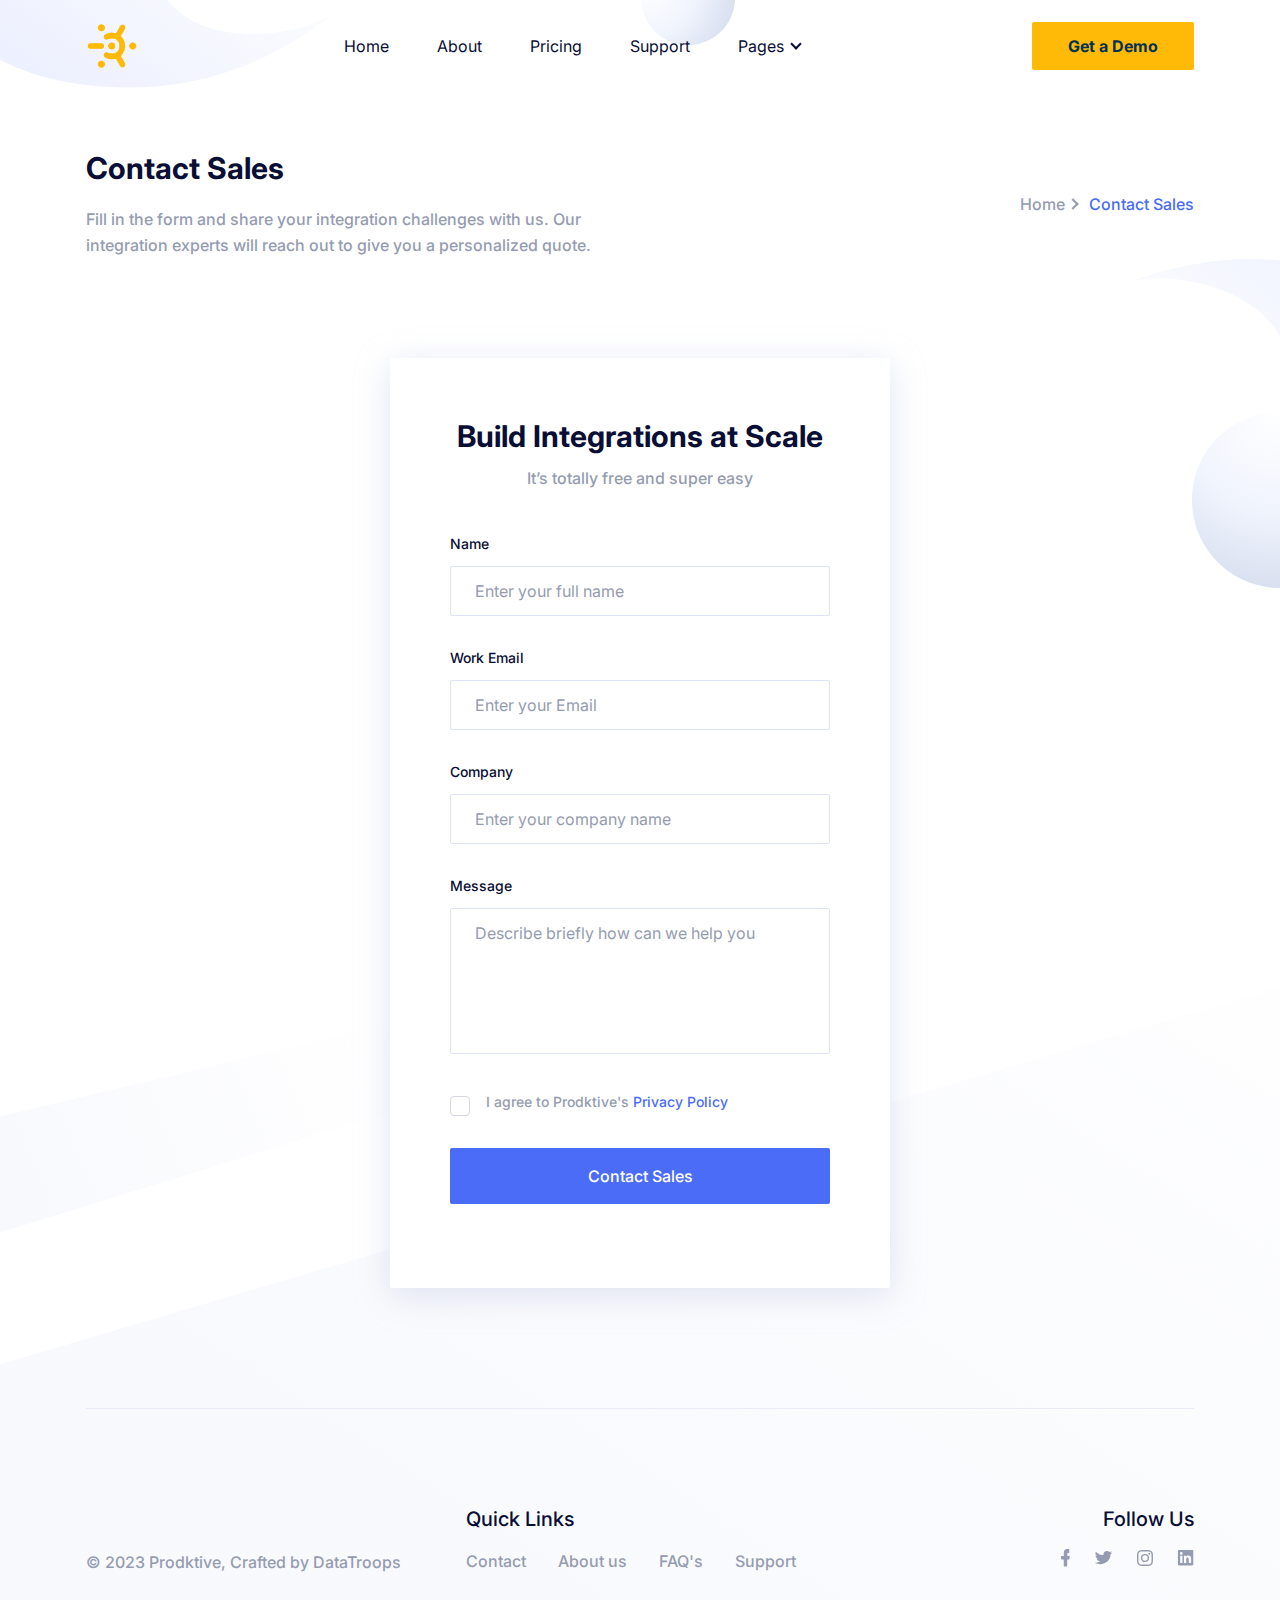
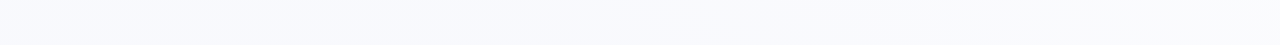
<file: pricing.html>
<!DOCTYPE html>
<html lang="en">
  <head>
    <script async src="https://www.googletagmanager.com/gtag/js?id=G-J1V8PW4K5X"></script>
<script>
  window.dataLayer = window.dataLayer || [];
  function gtag(){dataLayer.push(arguments);}
  gtag('js', new Date());

  gtag('config', 'G-J1V8PW4K5X');
</script>
    <meta charset="UTF-8" />
    <meta http-equiv="X-UA-Compatible" content="IE=edge" />
    <meta name="viewport" content="width=device-width, initial-scale=1.0" />
    <title>Contact Sales</title>
  <link rel="icon" href="favicon.ico"><link href="style.css" rel="stylesheet"></head>
  <body class="relative z-10 overflow-x-hidden">
    <!-- ====== Navbar Section Start -->
    <header class="header bg-transparent absolute top-0 left-0 z-40 w-full flex items-center">
      <div class="container">
        <div class="flex mx-[-16px] items-center justify-between relative">
          <div class="px-4 w-60 max-w-full">
            <a href="index.html" class="header-logo w-full block py-5">
              <img style="height: 52.13px; width: auto;" src="images/logo.png" alt="logo" class="w-full" />
            </a>
          </div>
          <div class="flex px-4 justify-between items-center w-full">
            <div>
              <button id="navbarToggler" class="block absolute right-4 top-1/2 translate-y-[-50%] lg:hidden focus:ring-2 ring-primary px-3 py-[6px] rounded-lg">
                <span class="relative w-[30px] h-[2px] my-[6px] block bg-dark"></span>
                <span class="relative w-[30px] h-[2px] my-[6px] block bg-dark"></span>
                <span class="relative w-[30px] h-[2px] my-[6px] block bg-dark"></span>
              </button>
              <nav
                id="navbarCollapse"
                class="absolute py-5 lg:py-0 lg:px-4 xl:px-6 bg-white lg:bg-transparent shadow-lg rounded-lg max-w-[250px] w-full lg:max-w-full lg:w-full right-4 top-full hidden lg:block lg:static lg:shadow-none"
              >
                <ul class="blcok lg:flex">
                  <li class="relative group">
                    <a href="./index.html#home" class="menu-scroll text-base text-black group-hover:text-primary py-2 lg:py-6 lg:inline-flex lg:px-0 flex mx-8 lg:mr-0"> Home </a>
                  </li>
                  <li class="relative group">
                    <a
                      href="./index.html#about"
                      class="menu-scroll text-base text-black group-hover:text-primary py-2 lg:py-6 lg:inline-flex lg:px-0 flex mx-8 lg:mr-0 lg:ml-8 xl:ml-12"
                    >
                      About
                    </a>
                  </li>
                  <li class="relative group">
                    <a
                      href="./index.html#pricing"
                      class="menu-scroll text-base text-black group-hover:text-primary py-2 lg:py-6 lg:inline-flex lg:px-0 flex mx-8 lg:mr-0 lg:ml-8 xl:ml-12"
                    >
                      Pricing
                    </a>
                  </li>
                  <li class="relative group">
                    <a
                      href="./index.html#contact"
                      class="menu-scroll text-base text-black group-hover:text-primary py-2 lg:py-6 lg:inline-flex lg:px-0 flex mx-8 lg:mr-0 lg:ml-8 xl:ml-12"
                    >
                      Support
                    </a>
                  </li>
                  <li class="relative group submenu-item">
                    <a
                      href="javascript:void(0)"
                      class="text-base text-black group-hover:text-primary py-2 lg:py-6 lg:inline-flex lg:pl-0 lg:pr-4 flex mx-8 lg:mr-0 lg:ml-8 xl:ml-12 relative after:absolute after:w-2 after:h-2 after:border-b-2 after:border-r-2 after:border-current after:rotate-45 lg:after:right-0 after:right-1 after:top-1/2 after:translate-y-[-50%] after:mt-[-2px]"
                    >
                      Pages
                    </a>
                    <div
                      class="submenu hidden relative lg:absolute w-[250px] top-full lg:top-[110%] left-0 rounded-sm lg:shadow-lg p-4 lg:block lg:opacity-0 lg:invisible group-hover:opacity-100 lg:group-hover:visible lg:group-hover:top-full bg-white transition-[top] duration-300"
                    >
                      <a href="about.html" class="block text-sm text-black rounded hover:text-primary py-[10px] px-4"> About Page </a>

                      <a href="contact.html" class="block text-sm text-black rounded hover:text-primary py-[10px] px-4"> Contact Page </a>
                      
                    </div>
                  </li>
                </ul>
              </nav>
            </div>
            <div class="sm:flex justify-end hidden pr-16 lg:pr-0">
              <a
                href="./index.html#contact"
                class="text-base font-bold demo-button py-3 px-8 md:px-9 lg:px-8 xl:px-9 hover:shadow-signUp rounded-sm transition ease-in-out duration-300"
              >
                Get a Demo
              </a>
            </div>
          </div>
        </div>
      </div>
    </header>
    <!-- ====== Navbar Section End -->


    <section class="relative z-10 pt-[150px] pb-[90px] overflow-hidden">
      <div class="container">
        <div class="flex flex-wrap items-center mx-[-16px]">
          <div class="w-full md:w-8/12 lg:w-7/12 px-4">
            <div class="max-w-[570px] mb-12 md:mb-0">
              <h1 class="font-bold text-black text-2xl sm:text-3xl mb-5">Contact Sales</h1>
              <p class="font-medium text-base text-body-color leading-relaxed">
                Fill in the form and share your integration challenges with us. Our integration experts will reach out to give you a personalized quote.
              </p>
            </div>
          </div>
          <div class="w-full md:w-4/12 lg:w-5/12 px-4">
            <div class="text-end">
              <ul class="flex items-center md:justify-end">
                <li class="flex items-center">
                  <a href="./index.html" class="font-medium text-base text-body-color pr-1 hover:text-primary"> Home </a>
                  <span class="block w-2 h-2 border-t-2 border-r-2 border-body-color rotate-45 mr-3"></span>
                </li>
                <li class="font-medium text-base text-primary">Contact Sales</li>
              </ul>
            </div>
          </div>
        </div>
      </div>
      <div>
        <span class="absolute top-0 left-0 z-[-1]">
          <svg width="335" height="88" viewBox="0 0 335 88" fill="none" xmlns="http://www.w3.org/2000/svg">
            <path
              opacity="0.1"
              fill-rule="evenodd"
              clip-rule="evenodd"
              d="M334.56 13.0529C291.502 42.4873 153.788 56.3719 149.926 -53.2883C148.801 -85.4378 -7.09241 31.3943 -60.2098 -30.0453C-92.1047 -19.3559 -174 -48.4668 -174 -48.4668C-63.8587 -0.928421 -108.385 7.84241 -108.385 7.84241C-34.9086 33.6309 -0.497482 72.1367 74.3028 83.2895L75.5561 83.476C158.559 95.6036 243.786 83.3985 334.262 13.2082L334.56 13.0529Z"
              fill="url(#paint0_linear_56:65)"
            />
            <defs>
              <linearGradient id="paint0_linear_56:65" x1="-80" y1="-9.00001" x2="75.6821" y2="-228.975" gradientUnits="userSpaceOnUse">
                <stop stop-color="#4A6CF7" />
                <stop offset="1" stop-color="#4A6CF7" stop-opacity="0" />
              </linearGradient>
            </defs>
          </svg>
        </span>
        <span class="absolute bottom-0 right-0 z-[-1]">
          <svg width="151" height="89" viewBox="0 0 151 89" fill="none" xmlns="http://www.w3.org/2000/svg">
            <path
              opacity="0.1"
              fill-rule="evenodd"
              clip-rule="evenodd"
              d="M0.373885 22.8522C50.4439 8.2434 185.662 37.8077 155.281 143.246C146.368 174.156 330.833 111.507 362.247 186.403C395.885 186.146 464.692 239.248 464.692 239.248C374.757 159.859 419.806 165.347 419.806 165.347C357.969 118.018 337.216 70.7304 269.576 36.9021L268.443 36.3357C193.308 -0.966315 108.504 -15.8291 0.705692 22.7973L0.373885 22.8522Z"
              fill="url(#paint0_linear_56:66)"
            />
            <defs>
              <linearGradient id="paint0_linear_56:66" x1="419.555" y1="120.68" x2="280.543" y2="310.404" gradientUnits="userSpaceOnUse">
                <stop stop-color="#4A6CF7" />
                <stop offset="1" stop-color="#4A6CF7" stop-opacity="0" />
              </linearGradient>
            </defs>
          </svg>
        </span>
        <span class="absolute top-0 left-1/2 z-[-1]">
          <svg width="96" height="46" viewBox="0 0 96 46" fill="none" xmlns="http://www.w3.org/2000/svg">
            <path
              fill-rule="evenodd"
              clip-rule="evenodd"
              d="M93.3985 10.1646C100.119 -14.915 85.238 -40.68 60.1645 -47.3984C35.091 -54.1168 9.32157 -39.244 2.60151 -14.1644C-4.11527 10.903 10.7621 36.6802 35.8355 43.3986C60.909 50.117 86.6818 35.232 93.3985 10.1646Z"
              fill="url(#paint0_radial_56:62)"
            />
            <defs>
              <radialGradient id="paint0_radial_56:62" cx="0" cy="0" r="1" gradientUnits="userSpaceOnUse" gradientTransform="translate(2.60151 -14.1644) rotate(15) scale(94)">
                <stop stop-color="white" />
                <stop offset="0.569" stop-color="#F0F4FD" />
                <stop offset="0.993" stop-color="#D9E0F0" />
              </radialGradient>
            </defs>
          </svg>
        </span>
      </div>
    </section>


    <!-- ====== Sign in Section Start -->
    <section class="relative z-10 pt-[10px]">
      <div class="container">
        <div class="pb-[120px] border-b border-[#E9ECF8]">
          <div class="flex flex-wrap mx-[-16px]">
            <div class="w-full px-4">
              <div class="max-w-[500px] mx-auto bg-white rounded-sm shadow-pricing udp-12 sm:p-[60px]">
                <h3 class="font-bold text-black text-2xl sm:text-3xl mb-3 text-center">Build Integrations at Scale</h3>
                <p class="font-medium text-base text-body-color mb-11 text-center">It’s totally free and super easy</p>
                <form>
                  <div class="mb-8">
                    <label for="name" class="block text-sm font-medium text-black mb-3"> Name </label>
                    <input
                      type="text"
                      name="name"
                      placeholder="Enter your full name"
                      class="w-full border border-[#DEE3F7] rounded-sm py-3 px-6 text-body-color text-base placeholder-body-color outline-none focus-visible:shadow-none focus:border-primary transition"
                    />
                  </div>
                  
                  <div class="mb-8">
                    <label for="email" class="block text-sm font-medium text-black mb-3"> Work Email </label>
                    <input
                      type="email"
                      name="email"
                      placeholder="Enter your Email"
                      class="w-full border border-[#DEE3F7] rounded-sm py-3 px-6 text-body-color text-base placeholder-body-color outline-none focus-visible:shadow-none focus:border-primary transition"
                    />
                  </div>
                  <div class="mb-8">
                    <label for="name" class="block text-sm font-medium text-black mb-3"> Company </label>
                    <input
                      type="text"
                      name="Company"
                      placeholder="Enter your company name"
                      class="w-full border border-[#DEE3F7] rounded-sm py-3 px-6 text-body-color text-base placeholder-body-color outline-none focus-visible:shadow-none focus:border-primary transition"
                    />
                  </div>
                  <div class="mb-8">
                    <label for="message" class="block text-sm font-medium text-black mb-3"> Message </label>
                    <textarea
                        name="Message"
                        rows="5"
                        placeholder="Describe briefly how can we help you"
                        class="w-full border border-[#DEE3F7] rounded-sm py-3 px-6 text-body-color text-base placeholder-body-color outline-none focus-visible:shadow-none focus:border-primary transition resize-none" required
                      ></textarea>
                  </div>
                  <div class="flex mb-8">
                    <label for="checkboxLabel" class="flex cursor-pointer text-body-color text-sm font-medium select-none">
                      <div class="relative">
                        <input type="checkbox" id="checkboxLabel" class="sr-only" />
                        <div class="box flex items-center justify-center w-5 h-5 rounded border border-body-color border-opacity-40 mr-4 mt-1">
                          <span class="text-primary opacity-0">
                            <svg width="11" height="8" viewBox="0 0 11 8" class="fill-current">
                              <path
                                d="M10.0915 0.951972L10.0867 0.946075L10.0813 0.940568C9.90076 0.753564 9.61034 0.753146 9.42927 0.939309L4.16201 6.22962L1.58507 3.63469C1.40401 3.44841 1.11351 3.44879 0.932892 3.63584C0.755703 3.81933 0.755703 4.10875 0.932892 4.29224L0.932878 4.29225L0.934851 4.29424L3.58046 6.95832C3.73676 7.11955 3.94983 7.2 4.1473 7.2C4.36196 7.2 4.55963 7.11773 4.71406 6.9584L10.0468 1.60234C10.2436 1.4199 10.2421 1.1339 10.0915 0.951972ZM4.2327 6.30081L4.2317 6.2998C4.23206 6.30015 4.23237 6.30049 4.23269 6.30082L4.2327 6.30081Z"
                                stroke-width="0.4"
                              />
                            </svg>
                          </span>
                        </div>
                      </div>
                      <span>
                        I agree to Prodktive's
                        <a href="javascript:void(0)" class="text-primary hover:underline"> Privacy Policy </a>
                      </span>
                    </label>
                  </div>
                  <div class="mb-6">
                    <button
                      class="w-full flex items-center justify-center text-base font-medium text-white bg-primary py-4 px-9 hover:shadow-signUp rounded-sm transition duration-300 ease-in-out"
                    >
                      Contact Sales
                    </button>
                  </div>
                </form>
              </div>
            </div>
          </div>
        </div>
      </div>
      <div class="absolute top-16 right-0 z-[-1]">
        <svg width="88" height="176" viewBox="0 0 88 176" fill="none" xmlns="http://www.w3.org/2000/svg">
          <path
            fill-rule="evenodd"
            clip-rule="evenodd"
            d="M88 176C136.614 176 176 136.602 176 88C176 39.3978 136.614 0 88 0C39.4097 0 0 39.3978 0 88C0 136.602 39.4097 176 88 176Z"
            fill="url(#paint0_radial_44:8)"
          />
          <defs>
            <radialGradient id="paint0_radial_44:8" cx="0" cy="0" r="1" gradientUnits="userSpaceOnUse" gradientTransform="translate(88) rotate(90) scale(176)">
              <stop stop-color="white" />
              <stop offset="0.569" stop-color="#F0F4FD" />
              <stop offset="0.993" stop-color="#D9E0F0" />
            </radialGradient>
          </defs>
        </svg>
      </div>
    </section>
    <!-- ====== Sign in Section End -->

    <!-- ====== Footer Section Start -->
    <footer class="pt-20 pb-12">
      <div class="container">
        <div class="flex flex-wrap mx-[-16px]">
          <div class="w-full lg:w-4/12 2xl:w-5/12 px-4">
            <div class="footer-copyright">
              <p class="text-base text-body-color font-medium">
                © 2023 Prodktive, Crafted by DataTroops
              </p>
            </div>
          </div>
          <div class="w-full md:w-8/12 lg:w-5/12 2xl:w-5/12 px-4">
            <div class="mb-6 mt-4">
              <h3 class="font-medium text-black text-xl mb-4">Quick Links</h3>
              <div class="flex flex-wrap items-center">
                <a
                  href="./contact.html"
                  class="text-base text-body-color hover:text-primary font-medium mr-8"
                >
                  Contact
                </a>
                <a
                  href="./about.html"
                  class="text-base text-body-color hover:text-primary font-medium mr-8"
                >
                  About us
                </a>
                <a
                  href="javascript:void(0)"
                  class="text-base text-body-color hover:text-primary font-medium mr-8"
                >
                  FAQ's
                </a>
                <a
                  href="#contact"
                  class="text-base text-body-color hover:text-primary font-medium"
                >
                  Support
                </a>
              </div>
            </div>
          </div>
          <div class="w-full md:w-4/12 lg:w-3/12 2xl:w-2/12 px-4">
            <div class="mb-6 mt-4 md:text-right">
              <h3 class="font-medium text-black text-xl mb-4">Follow Us</h3>
              <div class="flex flex-wrap md:justify-end items-center">
                <a
                  href="https://www.facebook.com/datatroopslabs/"
                  target="_blank"
                  class="text-body-color hover:text-primary"
                >
                  <svg
                    width="9"
                    height="18"
                    viewBox="0 0 9 18"
                    class="fill-current"
                  >
                    <path
                      d="M8.13643 7.00049H6.78036H6.29605V6.43597V4.68597V4.12146H6.78036H7.79741C8.06378 4.12146 8.28172 3.89565 8.28172 3.55694V0.565004C8.28172 0.254521 8.088 0.000488281 7.79741 0.000488281H6.02968C4.11665 0.000488281 2.78479 1.58113 2.78479 3.92388V6.37952V6.94404H2.30048H0.65382C0.314802 6.94404 0 7.25452 0 7.70613V9.73839C0 10.1336 0.266371 10.5005 0.65382 10.5005H2.25205H2.73636V11.065V16.7384C2.73636 17.1336 3.00273 17.5005 3.39018 17.5005H5.66644C5.81174 17.5005 5.93281 17.4158 6.02968 17.3029C6.12654 17.19 6.19919 16.9924 6.19919 16.8231V11.0932V10.5287H6.70771H7.79741C8.11222 10.5287 8.35437 10.3029 8.4028 9.9642V9.93597V9.90775L8.74182 7.96017C8.76604 7.76258 8.74182 7.53678 8.59653 7.31097C8.54809 7.16984 8.33016 7.02871 8.13643 7.00049Z"
                    />
                  </svg>
                </a>
                <a
                  href="https://twitter.com/datatroops_labs"
                  target="_blank"
                  class="text-body-color hover:text-primary ml-6"
                >
                  <svg
                    width="19"
                    height="14"
                    viewBox="0 0 19 14"
                    class="fill-current"
                  >
                    <path
                      d="M16.3024 2.26076L17.375 1.02789C17.6855 0.693982 17.7702 0.437132 17.7984 0.308707C16.9516 0.771036 16.1613 0.925146 15.6532 0.925146H15.4556L15.3427 0.822406C14.6653 0.283022 13.8185 0.000488281 12.9153 0.000488281C10.9395 0.000488281 9.3871 1.49021 9.3871 3.2111C9.3871 3.31384 9.3871 3.46795 9.41532 3.57069L9.5 4.08439L8.90726 4.05871C5.29435 3.95597 2.33065 1.13063 1.85081 0.642612C1.06048 1.92686 1.5121 3.15973 1.99194 3.93028L2.95161 5.36864L1.42742 4.59809C1.45565 5.67686 1.90726 6.52446 2.78226 7.1409L3.54435 7.6546L2.78226 7.93713C3.2621 9.24706 4.33468 9.78645 5.125 9.99193L6.16935 10.2488L5.18145 10.8652C3.60081 11.8926 1.625 11.8156 0.75 11.7385C2.52823 12.8686 4.64516 13.1255 6.1129 13.1255C7.21371 13.1255 8.03226 13.0227 8.22984 12.9457C16.1331 11.2505 16.5 4.82926 16.5 3.54501V3.36521L16.6694 3.26248C17.629 2.44056 18.0242 2.00391 18.25 1.74706C18.1653 1.77275 18.0524 1.82412 17.9395 1.8498L16.3024 2.26076Z"
                    />
                  </svg>
                </a>
                <a
                  href="https://www.instagram.com/datatroops.io/"
                  target="_blank"
                  class="text-body-color hover:text-primary ml-6"
                >
                <svg xmlns="http://www.w3.org/2000/svg" width="16" height="16" fill="currentColor" class="bi bi-instagram" viewBox="0 0 16 16">
                  <path d="M8 0C5.829 0 5.556.01 4.703.048 3.85.088 3.269.222 2.76.42a3.917 3.917 0 0 0-1.417.923A3.927 3.927 0 0 0 .42 2.76C.222 3.268.087 3.85.048 4.7.01 5.555 0 5.827 0 8.001c0 2.172.01 2.444.048 3.297.04.852.174 1.433.372 1.942.205.526.478.972.923 1.417.444.445.89.719 1.416.923.51.198 1.09.333 1.942.372C5.555 15.99 5.827 16 8 16s2.444-.01 3.298-.048c.851-.04 1.434-.174 1.943-.372a3.916 3.916 0 0 0 1.416-.923c.445-.445.718-.891.923-1.417.197-.509.332-1.09.372-1.942C15.99 10.445 16 10.173 16 8s-.01-2.445-.048-3.299c-.04-.851-.175-1.433-.372-1.941a3.926 3.926 0 0 0-.923-1.417A3.911 3.911 0 0 0 13.24.42c-.51-.198-1.092-.333-1.943-.372C10.443.01 10.172 0 7.998 0h.003zm-.717 1.442h.718c2.136 0 2.389.007 3.232.046.78.035 1.204.166 1.486.275.373.145.64.319.92.599.28.28.453.546.598.92.11.281.24.705.275 1.485.039.843.047 1.096.047 3.231s-.008 2.389-.047 3.232c-.035.78-.166 1.203-.275 1.485a2.47 2.47 0 0 1-.599.919c-.28.28-.546.453-.92.598-.28.11-.704.24-1.485.276-.843.038-1.096.047-3.232.047s-2.39-.009-3.233-.047c-.78-.036-1.203-.166-1.485-.276a2.478 2.478 0 0 1-.92-.598 2.48 2.48 0 0 1-.6-.92c-.109-.281-.24-.705-.275-1.485-.038-.843-.046-1.096-.046-3.233 0-2.136.008-2.388.046-3.231.036-.78.166-1.204.276-1.486.145-.373.319-.64.599-.92.28-.28.546-.453.92-.598.282-.11.705-.24 1.485-.276.738-.034 1.024-.044 2.515-.045v.002zm4.988 1.328a.96.96 0 1 0 0 1.92.96.96 0 0 0 0-1.92zm-4.27 1.122a4.109 4.109 0 1 0 0 8.217 4.109 4.109 0 0 0 0-8.217zm0 1.441a2.667 2.667 0 1 1 0 5.334 2.667 2.667 0 0 1 0-5.334"/>
                </svg>
                </a>
                
                <a
                  href="https://www.linkedin.com/company/datatroops/about/"
                  target="_blank"
                  class="text-body-color hover:text-primary ml-6"
                >
                  <svg
                    width="17"
                    height="16"
                    viewBox="0 0 17 16"
                    class="fill-current"
                  >
                    <path
                      d="M15.2196 0.000488281H1.99991C1.37516 0.000488281 0.875366 0.49798 0.875366 1.11984V14.3034C0.875366 14.9004 1.37516 15.4227 1.99991 15.4227H15.1696C15.7943 15.4227 16.2941 14.9252 16.2941 14.3034V1.09497C16.3441 0.49798 15.8443 0.000488281 15.2196 0.000488281ZM5.44852 13.1094H3.17444V5.77139H5.44852V13.1094ZM4.29899 4.75153C3.54929 4.75153 2.97452 4.15454 2.97452 3.43318C2.97452 2.71182 3.57428 2.11483 4.29899 2.11483C5.02369 2.11483 5.62345 2.71182 5.62345 3.43318C5.62345 4.15454 5.07367 4.75153 4.29899 4.75153ZM14.07 13.1094H11.796V9.55232C11.796 8.70659 11.771 7.58723 10.5964 7.58723C9.39693 7.58723 9.222 8.53246 9.222 9.4777V13.1094H6.94792V5.77139H9.17202V6.79124H9.19701C9.52188 6.19425 10.2466 5.59727 11.3711 5.59727C13.6952 5.59727 14.12 7.08974 14.12 9.12945V13.1094H14.07Z"
                    />
                  </svg>
                </a>
              </div>
            </div>
          </div>
        </div>
      </div>
    </footer>
    <!-- ====== Footer Section End -->

    <!-- ====== Back To Top Start -->
    <div class="absolute left-0 bottom-0 z-[-1]">
      <svg width="1440" height="717" viewBox="0 0 1440 717" fill="none" xmlns="http://www.w3.org/2000/svg">
        <path d="M1440 12L0 436.169V717H1440V12Z" fill="url(#paint0_linear_0:1)" />
        <path d="M-143.521 348.92L803.641 56.2415L790.224 0L-172 229.54L-143.521 348.92Z" fill="url(#paint1_linear_0:1)" />
        <defs>
          <linearGradient id="paint0_linear_0:1" x1="1373" y1="-187" x2="720" y2="814" gradientUnits="userSpaceOnUse">
            <stop stop-color="#E9ECF8" stop-opacity="0" />
            <stop offset="1" stop-color="#E9ECF8" stop-opacity="0.3" />
          </linearGradient>
          <linearGradient id="paint1_linear_0:1" x1="422.301" y1="164.309" x2="-74.7318" y2="370.169" gradientUnits="userSpaceOnUse">
            <stop stop-color="#E9ECF8" stop-opacity="0" />
            <stop offset="1" stop-color="#E9ECF8" stop-opacity="0.4" />
          </linearGradient>
        </defs>
      </svg>
    </div>
    <!-- ====== Back To Top End -->

                            
<script type='text/javascript'>
  (function(I, L, T, i, c, k, s) {if(I.iticks) return;I.iticks = {host:c, settings:s, clientId:k, cdn:L, queue:[]};var h = T.head || T.documentElement;var e = T.createElement(i);var l = I.location;e.async = true;e.src = (L||c)+'/client/inject-v2.min.js';h.insertBefore(e, h.firstChild);I.iticks.call = function(a, b) {I.iticks.queue.push([a, b]);};})(window, 'https://cdn-v1.intelliticks.com/prod/common', document, 'script', 'https://app.intelliticks.com', 'gxJukZNDj8xuHtXFm_c', {});
</script>
                  
  <script defer src="bundle.js"></script></body>
</html>
</file>
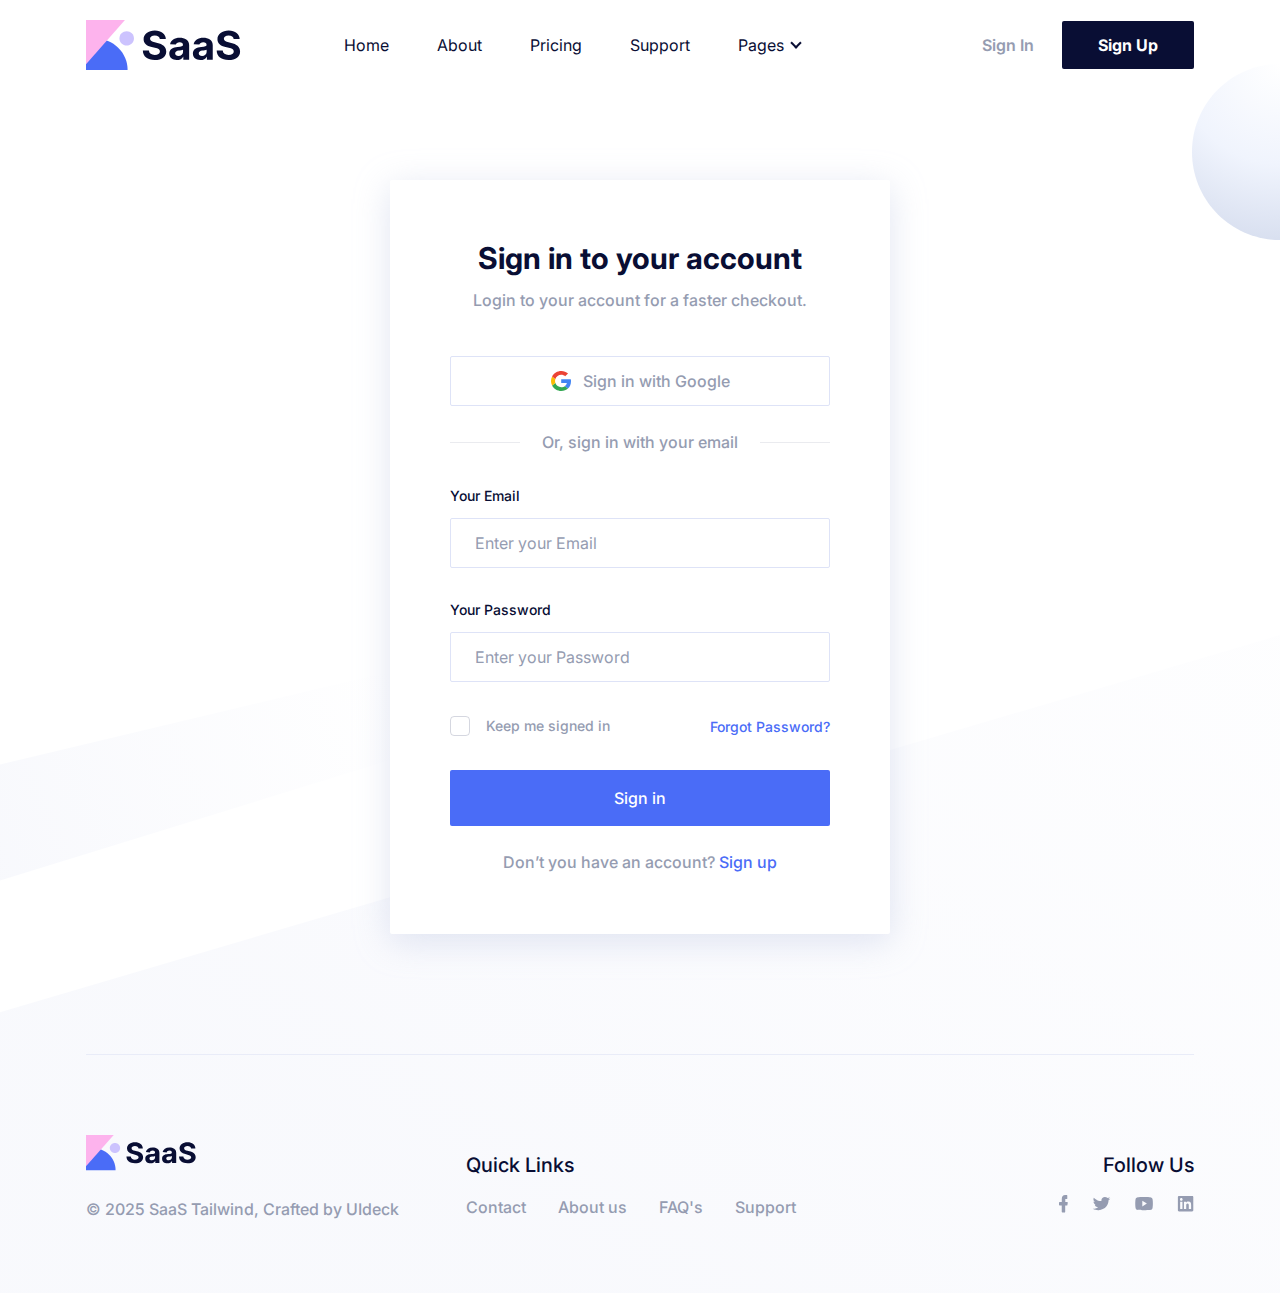
<file: signin.html>
<!DOCTYPE html>
<html lang="en">
  <head>
    <script async src="https://www.googletagmanager.com/gtag/js?id=G-J1V8PW4K5X"></script>
<script>
  window.dataLayer = window.dataLayer || [];
  function gtag(){dataLayer.push(arguments);}
  gtag('js', new Date());

  gtag('config', 'G-J1V8PW4K5X');
</script>
    <meta charset="UTF-8" />
    <meta http-equiv="X-UA-Compatible" content="IE=edge" />
    <meta name="viewport" content="width=device-width, initial-scale=1.0" />
    <title>Sign In</title>
  <link rel="icon" href="favicon.ico"><link href="style.css" rel="stylesheet"></head>
  <body class="relative z-10 overflow-x-hidden">
    <!-- ====== Navbar Section Start -->
    <header class="header bg-transparent absolute top-0 left-0 z-40 w-full flex items-center">
      <div class="container">
        <div class="flex mx-[-16px] items-center justify-between relative">
          <div class="px-4 w-60 max-w-full">
            <a href="index.html" class="header-logo w-full block py-5">
              <img src="images/logo.svg" alt="logo" class="w-full" />
            </a>
          </div>
          <div class="flex px-4 justify-between items-center w-full">
            <div>
              <button id="navbarToggler" class="block absolute right-4 top-1/2 translate-y-[-50%] lg:hidden focus:ring-2 ring-primary px-3 py-[6px] rounded-lg">
                <span class="relative w-[30px] h-[2px] my-[6px] block bg-dark"></span>
                <span class="relative w-[30px] h-[2px] my-[6px] block bg-dark"></span>
                <span class="relative w-[30px] h-[2px] my-[6px] block bg-dark"></span>
              </button>
              <nav
                id="navbarCollapse"
                class="absolute py-5 lg:py-0 lg:px-4 xl:px-6 bg-white lg:bg-transparent shadow-lg rounded-lg max-w-[250px] w-full lg:max-w-full lg:w-full right-4 top-full hidden lg:block lg:static lg:shadow-none"
              >
                <ul class="blcok lg:flex">
                  <li class="relative group">
                    <a href="/#home" class="menu-scroll text-base text-black group-hover:text-primary py-2 lg:py-6 lg:inline-flex lg:px-0 flex mx-8 lg:mr-0"> Home </a>
                  </li>
                  <li class="relative group">
                    <a
                      href="/#about"
                      class="menu-scroll text-base text-black group-hover:text-primary py-2 lg:py-6 lg:inline-flex lg:px-0 flex mx-8 lg:mr-0 lg:ml-8 xl:ml-12"
                    >
                      About
                    </a>
                  </li>
                  <li class="relative group">
                    <a
                      href="/#pricing"
                      class="menu-scroll text-base text-black group-hover:text-primary py-2 lg:py-6 lg:inline-flex lg:px-0 flex mx-8 lg:mr-0 lg:ml-8 xl:ml-12"
                    >
                      Pricing
                    </a>
                  </li>
                  <li class="relative group">
                    <a
                      href="/#contact"
                      class="menu-scroll text-base text-black group-hover:text-primary py-2 lg:py-6 lg:inline-flex lg:px-0 flex mx-8 lg:mr-0 lg:ml-8 xl:ml-12"
                    >
                      Support
                    </a>
                  </li>
                  <li class="relative group submenu-item">
                    <a
                      href="javascript:void(0)"
                      class="text-base text-black group-hover:text-primary py-2 lg:py-6 lg:inline-flex lg:pl-0 lg:pr-4 flex mx-8 lg:mr-0 lg:ml-8 xl:ml-12 relative after:absolute after:w-2 after:h-2 after:border-b-2 after:border-r-2 after:border-current after:rotate-45 lg:after:right-0 after:right-1 after:top-1/2 after:translate-y-[-50%] after:mt-[-2px]"
                    >
                      Pages
                    </a>
                    <div
                      class="submenu hidden relative lg:absolute w-[250px] top-full lg:top-[110%] left-0 rounded-sm lg:shadow-lg p-4 lg:block lg:opacity-0 lg:invisible group-hover:opacity-100 lg:group-hover:visible lg:group-hover:top-full bg-white transition-[top] duration-300"
                    >
                      <a href="about.html" class="block text-sm text-black rounded hover:text-primary py-[10px] px-4"> About Page </a>

                      <a href="contact.html" class="block text-sm text-black rounded hover:text-primary py-[10px] px-4"> Contact Page </a>
                      <a href="blog-grids.html" class="block text-sm text-black rounded hover:text-primary py-[10px] px-4"> Blog Grid Page </a>

                      <a href="blog-details.html" class="block text-sm text-black rounded hover:text-primary py-[10px] px-4"> Blog Details Page </a>
                      <a href="signin.html" class="block text-sm text-black rounded hover:text-primary py-[10px] px-4"> Sign In Page </a>
                      <a href="signup.html" class="block text-sm text-black rounded hover:text-primary py-[10px] px-4"> Sign Up Page </a>
                      <a href="404.html" class="block text-sm text-black rounded hover:text-primary py-[10px] px-4"> 404 Page </a>
                    </div>
                  </li>
                </ul>
              </nav>
            </div>
            <div class="sm:flex justify-end hidden pr-16 lg:pr-0">
              <a href="signin.html" class="text-base font-semibold text-body-color hover:text-primary py-3 px-7 transition"> Sign In </a>
              <a
                href="signup.html"
                class="text-base font-bold text-white bg-black py-3 px-8 md:px-9 lg:px-8 xl:px-9 hover:shadow-signUp rounded-sm transition ease-in-out duration-300"
              >
                Sign Up
              </a>
            </div>
          </div>
        </div>
      </div>
    </header>
    <!-- ====== Navbar Section End -->

    <!-- ====== Sign in Section Start -->
    <section class="relative z-10 pt-[180px]">
      <div class="container">
        <div class="pb-[120px] border-b border-[#E9ECF8]">
          <div class="flex flex-wrap mx-[-16px]">
            <div class="w-full px-4">
              <div class="max-w-[500px] mx-auto bg-white rounded-sm shadow-pricing p-12 sm:p-[60px]">
                <h3 class="font-bold text-black text-2xl sm:text-3xl mb-3 text-center">Sign in to your account</h3>
                <p class="font-medium text-base text-body-color mb-11 text-center">Login to your account for a faster checkout.</p>
                <button
                  class="w-full flex items-center justify-center p-3 bg-white text-body-color text-base font-medium hover:text-primary rounded-sm border border-[#DEE3F7] mb-6"
                >
                  <span class="mr-3">
                    <svg width="20" height="20" viewBox="0 0 20 20" fill="none" xmlns="http://www.w3.org/2000/svg">
                      <g clip-path="url(#clip0_95:967)">
                        <path
                          d="M20.0001 10.2216C20.0122 9.53416 19.9397 8.84776 19.7844 8.17725H10.2042V11.8883H15.8277C15.7211 12.539 15.4814 13.1618 15.1229 13.7194C14.7644 14.2769 14.2946 14.7577 13.7416 15.1327L13.722 15.257L16.7512 17.5567L16.961 17.5772C18.8883 15.8328 19.9997 13.266 19.9997 10.2216"
                          fill="#4285F4"
                        />
                        <path
                          d="M10.2042 20.0001C12.9592 20.0001 15.2721 19.1111 16.9616 17.5778L13.7416 15.1332C12.88 15.7223 11.7235 16.1334 10.2042 16.1334C8.91385 16.126 7.65863 15.7206 6.61663 14.9747C5.57464 14.2287 4.79879 13.1802 4.39915 11.9778L4.27957 11.9878L1.12973 14.3766L1.08856 14.4888C1.93689 16.1457 3.23879 17.5387 4.84869 18.512C6.45859 19.4852 8.31301 20.0005 10.2046 20.0001"
                          fill="#34A853"
                        />
                        <path
                          d="M4.39911 11.9777C4.17592 11.3411 4.06075 10.673 4.05819 9.99996C4.0623 9.32799 4.17322 8.66075 4.38696 8.02225L4.38127 7.88968L1.19282 5.4624L1.08852 5.51101C0.372885 6.90343 0.00012207 8.4408 0.00012207 9.99987C0.00012207 11.5589 0.372885 13.0963 1.08852 14.4887L4.39911 11.9777Z"
                          fill="#FBBC05"
                        />
                        <path
                          d="M10.2042 3.86663C11.6663 3.84438 13.0804 4.37803 14.1498 5.35558L17.0296 2.59996C15.1826 0.901848 12.7366 -0.0298855 10.2042 -3.6784e-05C8.3126 -0.000477834 6.45819 0.514732 4.8483 1.48798C3.2384 2.46124 1.93649 3.85416 1.08813 5.51101L4.38775 8.02225C4.79132 6.82005 5.56974 5.77231 6.61327 5.02675C7.6568 4.28118 8.91279 3.87541 10.2042 3.86663Z"
                          fill="#EB4335"
                        />
                      </g>
                      <defs>
                        <clipPath id="clip0_95:967">
                          <rect width="20" height="20" fill="white" />
                        </clipPath>
                      </defs>
                    </svg>
                  </span>
                  Sign in with Google
                </button>
                <div class="flex items-center justify-center mb-8">
                  <span class="hidden sm:block max-w-[70px] w-full h-[1px] bg-body-color bg-opacity-20"></span>
                  <p class="w-full px-5 text-body-color text-center text-base font-medium">Or, sign in with your email</p>
                  <span class="hidden sm:block max-w-[70px] w-full h-[1px] bg-body-color bg-opacity-20"></span>
                </div>
                <form>
                  <div class="mb-8">
                    <label for="email" class="block text-sm font-medium text-black mb-3"> Your Email </label>
                    <input
                      type="email"
                      name="email"
                      placeholder="Enter your Email"
                      class="w-full border border-[#DEE3F7] rounded-sm py-3 px-6 text-body-color text-base placeholder-body-color outline-none focus-visible:shadow-none focus:border-primary transition"
                    />
                  </div>
                  <div class="mb-8">
                    <label for="password" class="block text-sm font-medium text-black mb-3"> Your Password </label>
                    <input
                      type="password"
                      name="password"
                      placeholder="Enter your Password"
                      class="w-full border border-[#DEE3F7] rounded-sm py-3 px-6 text-body-color text-base placeholder-body-color outline-none focus-visible:shadow-none focus:border-primary transition"
                    />
                  </div>
                  <div class="flex items-center justify-between mb-8">
                    <div>
                      <label for="checkboxLabel" class="flex items-center cursor-pointer text-body-color text-sm font-medium select-none">
                        <div class="relative">
                          <input type="checkbox" id="checkboxLabel" class="sr-only" />
                          <div class="box flex items-center justify-center w-5 h-5 rounded border border-body-color border-opacity-40 mr-4">
                            <span class="text-primary opacity-0">
                              <svg width="11" height="8" viewBox="0 0 11 8" class="fill-current">
                                <path
                                  d="M10.0915 0.951972L10.0867 0.946075L10.0813 0.940568C9.90076 0.753564 9.61034 0.753146 9.42927 0.939309L4.16201 6.22962L1.58507 3.63469C1.40401 3.44841 1.11351 3.44879 0.932892 3.63584C0.755703 3.81933 0.755703 4.10875 0.932892 4.29224L0.932878 4.29225L0.934851 4.29424L3.58046 6.95832C3.73676 7.11955 3.94983 7.2 4.1473 7.2C4.36196 7.2 4.55963 7.11773 4.71406 6.9584L10.0468 1.60234C10.2436 1.4199 10.2421 1.1339 10.0915 0.951972ZM4.2327 6.30081L4.2317 6.2998C4.23206 6.30015 4.23237 6.30049 4.23269 6.30082L4.2327 6.30081Z"
                                  stroke-width="0.4"
                                />
                              </svg>
                            </span>
                          </div>
                        </div>
                        Keep me signed in
                      </label>
                    </div>
                    <div>
                      <a href="javascript:void(0)" class="text-primary text-sm font-medium hover:underline"> Forgot Password? </a>
                    </div>
                  </div>
                  <div class="mb-6">
                    <button
                      class="w-full flex items-center justify-center text-base font-medium text-white bg-primary py-4 px-9 hover:shadow-signUp rounded-sm transition duration-300 ease-in-out"
                    >
                      Sign in
                    </button>
                  </div>
                </form>
                <p class="font-medium text-base text-body-color text-center">
                  Don’t you have an account?
                  <a href="signup.html" class="text-primary hover:underline"> Sign up </a>
                </p>
              </div>
            </div>
          </div>
        </div>
      </div>
      <div class="absolute top-16 right-0 z-[-1]">
        <svg width="88" height="176" viewBox="0 0 88 176" fill="none" xmlns="http://www.w3.org/2000/svg">
          <path
            fill-rule="evenodd"
            clip-rule="evenodd"
            d="M88 176C136.614 176 176 136.602 176 88C176 39.3978 136.614 0 88 0C39.4097 0 0 39.3978 0 88C0 136.602 39.4097 176 88 176Z"
            fill="url(#paint0_radial_44:8)"
          />
          <defs>
            <radialGradient id="paint0_radial_44:8" cx="0" cy="0" r="1" gradientUnits="userSpaceOnUse" gradientTransform="translate(88) rotate(90) scale(176)">
              <stop stop-color="white" />
              <stop offset="0.569" stop-color="#F0F4FD" />
              <stop offset="0.993" stop-color="#D9E0F0" />
            </radialGradient>
          </defs>
        </svg>
      </div>
    </section>
    <!-- ====== Sign in Section End -->

    <!-- ====== Footer Section Start -->
    <footer class="pt-20 pb-12">
      <div class="container">
        <div class="flex flex-wrap mx-[-16px]">
          <div class="w-full lg:w-4/12 2xl:w-5/12 px-4">
            <div class="mb-6">
              <a href="index.html" class="inline-block mb-5">
                <img src="images/logo.svg" alt="logo" class="max-w-full h-9" />
              </a>
              <p class="text-base text-body-color font-medium">© 2025 SaaS Tailwind, Crafted by UIdeck</p>
            </div>
          </div>
          <div class="w-full md:w-8/12 lg:w-5/12 2xl:w-5/12 px-4">
            <div class="mb-6 mt-4">
              <h3 class="font-medium text-black text-xl mb-4">Quick Links</h3>
              <div class="flex flex-wrap items-center">
                <a href="javascript:void(0)" class="text-base text-body-color hover:text-primary font-medium mr-8"> Contact </a>
                <a href="javascript:void(0)" class="text-base text-body-color hover:text-primary font-medium mr-8"> About us </a>
                <a href="javascript:void(0)" class="text-base text-body-color hover:text-primary font-medium mr-8"> FAQ's </a>
                <a href="javascript:void(0)" class="text-base text-body-color hover:text-primary font-medium"> Support </a>
              </div>
            </div>
          </div>
          <div class="w-full md:w-4/12 lg:w-3/12 2xl:w-2/12 px-4">
            <div class="mb-6 mt-4 md:text-right">
              <h3 class="font-medium text-black text-xl mb-4">Follow Us</h3>
              <div class="flex flex-wrap md:justify-end items-center">
                <a href="javascript:void(0)" class="text-body-color hover:text-primary">
                  <svg width="9" height="18" viewBox="0 0 9 18" class="fill-current">
                    <path
                      d="M8.13643 7.00049H6.78036H6.29605V6.43597V4.68597V4.12146H6.78036H7.79741C8.06378 4.12146 8.28172 3.89565 8.28172 3.55694V0.565004C8.28172 0.254521 8.088 0.000488281 7.79741 0.000488281H6.02968C4.11665 0.000488281 2.78479 1.58113 2.78479 3.92388V6.37952V6.94404H2.30048H0.65382C0.314802 6.94404 0 7.25452 0 7.70613V9.73839C0 10.1336 0.266371 10.5005 0.65382 10.5005H2.25205H2.73636V11.065V16.7384C2.73636 17.1336 3.00273 17.5005 3.39018 17.5005H5.66644C5.81174 17.5005 5.93281 17.4158 6.02968 17.3029C6.12654 17.19 6.19919 16.9924 6.19919 16.8231V11.0932V10.5287H6.70771H7.79741C8.11222 10.5287 8.35437 10.3029 8.4028 9.9642V9.93597V9.90775L8.74182 7.96017C8.76604 7.76258 8.74182 7.53678 8.59653 7.31097C8.54809 7.16984 8.33016 7.02871 8.13643 7.00049Z"
                    />
                  </svg>
                </a>
                <a href="javascript:void(0)" class="text-body-color hover:text-primary ml-6">
                  <svg width="19" height="14" viewBox="0 0 19 14" class="fill-current">
                    <path
                      d="M16.3024 2.26076L17.375 1.02789C17.6855 0.693982 17.7702 0.437132 17.7984 0.308707C16.9516 0.771036 16.1613 0.925146 15.6532 0.925146H15.4556L15.3427 0.822406C14.6653 0.283022 13.8185 0.000488281 12.9153 0.000488281C10.9395 0.000488281 9.3871 1.49021 9.3871 3.2111C9.3871 3.31384 9.3871 3.46795 9.41532 3.57069L9.5 4.08439L8.90726 4.05871C5.29435 3.95597 2.33065 1.13063 1.85081 0.642612C1.06048 1.92686 1.5121 3.15973 1.99194 3.93028L2.95161 5.36864L1.42742 4.59809C1.45565 5.67686 1.90726 6.52446 2.78226 7.1409L3.54435 7.6546L2.78226 7.93713C3.2621 9.24706 4.33468 9.78645 5.125 9.99193L6.16935 10.2488L5.18145 10.8652C3.60081 11.8926 1.625 11.8156 0.75 11.7385C2.52823 12.8686 4.64516 13.1255 6.1129 13.1255C7.21371 13.1255 8.03226 13.0227 8.22984 12.9457C16.1331 11.2505 16.5 4.82926 16.5 3.54501V3.36521L16.6694 3.26248C17.629 2.44056 18.0242 2.00391 18.25 1.74706C18.1653 1.77275 18.0524 1.82412 17.9395 1.8498L16.3024 2.26076Z"
                    />
                  </svg>
                </a>
                <a href="javascript:void(0)" class="text-body-color hover:text-primary ml-6">
                  <svg width="18" height="14" viewBox="0 0 18 14" class="fill-current">
                    <path
                      d="M17.5058 2.07168C17.3068 1.24929 16.7099 0.609661 15.9423 0.396451C14.5778 0.000488354 9.0627 0.000488281 9.0627 0.000488281C9.0627 0.000488281 3.54766 0.000488354 2.18311 0.396451C1.41555 0.609661 0.818561 1.24929 0.619565 2.07168C0.25 3.56415 0.25 6.61002 0.25 6.61002C0.25 6.61002 0.25 9.68634 0.619565 11.1484C0.818561 11.9707 1.41555 12.6104 2.18311 12.8236C3.54766 13.2195 9.0627 13.2195 9.0627 13.2195C9.0627 13.2195 14.5778 13.2195 15.9423 12.8236C16.7099 12.6104 17.3068 11.9707 17.5058 11.1484C17.8754 9.68634 17.8754 6.61002 17.8754 6.61002C17.8754 6.61002 17.8754 3.56415 17.5058 2.07168ZM7.30016 9.44267V3.77736L11.8771 6.61002L7.30016 9.44267Z"
                    />
                  </svg>
                </a>
                <a href="javascript:void(0)" class="text-body-color hover:text-primary ml-6">
                  <svg width="17" height="16" viewBox="0 0 17 16" class="fill-current">
                    <path
                      d="M15.2196 0.000488281H1.99991C1.37516 0.000488281 0.875366 0.49798 0.875366 1.11984V14.3034C0.875366 14.9004 1.37516 15.4227 1.99991 15.4227H15.1696C15.7943 15.4227 16.2941 14.9252 16.2941 14.3034V1.09497C16.3441 0.49798 15.8443 0.000488281 15.2196 0.000488281ZM5.44852 13.1094H3.17444V5.77139H5.44852V13.1094ZM4.29899 4.75153C3.54929 4.75153 2.97452 4.15454 2.97452 3.43318C2.97452 2.71182 3.57428 2.11483 4.29899 2.11483C5.02369 2.11483 5.62345 2.71182 5.62345 3.43318C5.62345 4.15454 5.07367 4.75153 4.29899 4.75153ZM14.07 13.1094H11.796V9.55232C11.796 8.70659 11.771 7.58723 10.5964 7.58723C9.39693 7.58723 9.222 8.53246 9.222 9.4777V13.1094H6.94792V5.77139H9.17202V6.79124H9.19701C9.52188 6.19425 10.2466 5.59727 11.3711 5.59727C13.6952 5.59727 14.12 7.08974 14.12 9.12945V13.1094H14.07Z"
                    />
                  </svg>
                </a>
              </div>
            </div>
          </div>
        </div>
      </div>
    </footer>
    <!-- ====== Footer Section End -->

    <!-- ====== Back To Top Start -->
    <a
      href="javascript:void(0)"
      class="hidden items-center justify-center bg-primary text-white w-10 h-10 rounded-sm fixed bottom-8 right-8 left-auto z-[999] hover:shadow-signUp transition back-to-top shadow-md"
    >
      <span class="w-3 h-3 border-t border-l border-white rotate-45 mt-[6px]"></span>
    </a>
    <!-- ====== Back To Top End -->

    <!-- ====== Back To Top Start -->
    <div class="absolute left-0 bottom-0 z-[-1]">
      <svg width="1440" height="717" viewBox="0 0 1440 717" fill="none" xmlns="http://www.w3.org/2000/svg">
        <path d="M1440 12L0 436.169V717H1440V12Z" fill="url(#paint0_linear_0:1)" />
        <path d="M-143.521 348.92L803.641 56.2415L790.224 0L-172 229.54L-143.521 348.92Z" fill="url(#paint1_linear_0:1)" />
        <defs>
          <linearGradient id="paint0_linear_0:1" x1="1373" y1="-187" x2="720" y2="814" gradientUnits="userSpaceOnUse">
            <stop stop-color="#E9ECF8" stop-opacity="0" />
            <stop offset="1" stop-color="#E9ECF8" stop-opacity="0.3" />
          </linearGradient>
          <linearGradient id="paint1_linear_0:1" x1="422.301" y1="164.309" x2="-74.7318" y2="370.169" gradientUnits="userSpaceOnUse">
            <stop stop-color="#E9ECF8" stop-opacity="0" />
            <stop offset="1" stop-color="#E9ECF8" stop-opacity="0.4" />
          </linearGradient>
        </defs>
      </svg>
    </div>
    <!-- ====== Back To Top End -->
  <script defer src="bundle.js"></script></body>
</html>
</file>
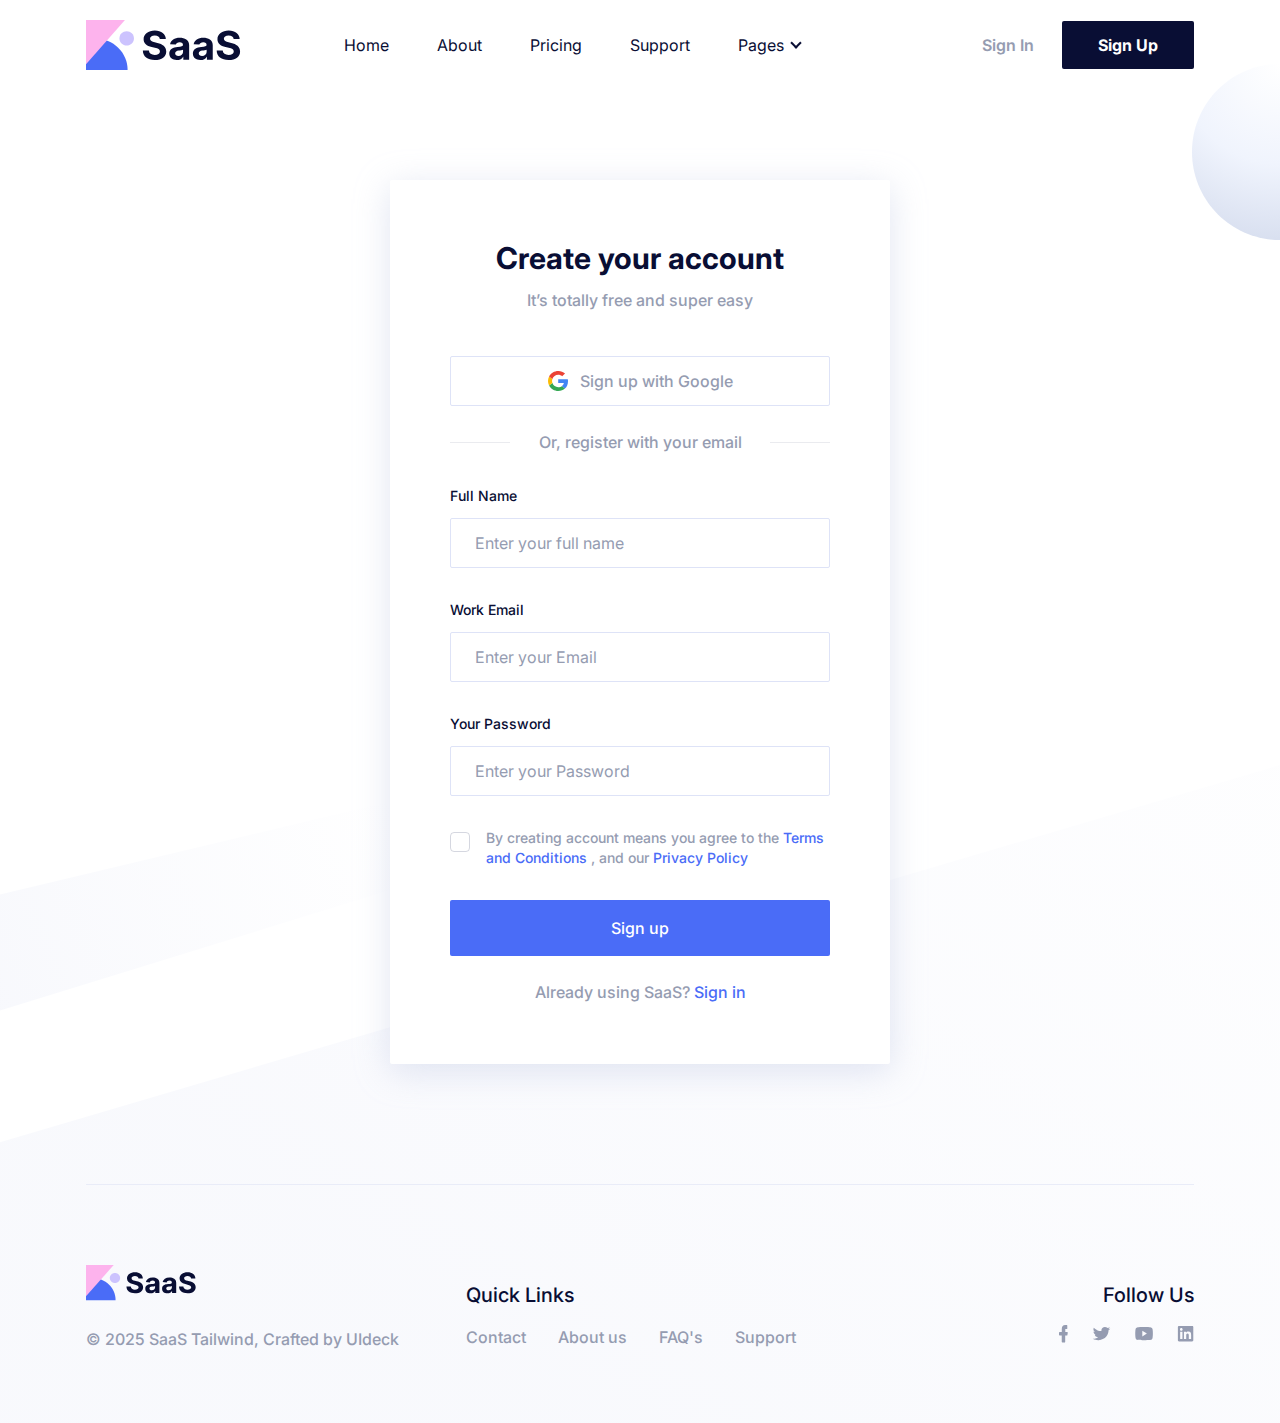
<file: signup.html>
<!DOCTYPE html>
<html lang="en">
  <head>
    <script async src="https://www.googletagmanager.com/gtag/js?id=G-J1V8PW4K5X"></script>
<script>
  window.dataLayer = window.dataLayer || [];
  function gtag(){dataLayer.push(arguments);}
  gtag('js', new Date());

  gtag('config', 'G-J1V8PW4K5X');
</script>
    <meta charset="UTF-8" />
    <meta http-equiv="X-UA-Compatible" content="IE=edge" />
    <meta name="viewport" content="width=device-width, initial-scale=1.0" />
    <title>Sign Up</title>
  <link rel="icon" href="favicon.ico"><link href="style.css" rel="stylesheet"></head>
  <body class="relative z-10 overflow-x-hidden">
    <!-- ====== Navbar Section Start -->
    <header class="header bg-transparent absolute top-0 left-0 z-40 w-full flex items-center">
      <div class="container">
        <div class="flex mx-[-16px] items-center justify-between relative">
          <div class="px-4 w-60 max-w-full">
            <a href="index.html" class="header-logo w-full block py-5">
              <img src="images/logo.svg" alt="logo" class="w-full" />
            </a>
          </div>
          <div class="flex px-4 justify-between items-center w-full">
            <div>
              <button id="navbarToggler" class="block absolute right-4 top-1/2 translate-y-[-50%] lg:hidden focus:ring-2 ring-primary px-3 py-[6px] rounded-lg">
                <span class="relative w-[30px] h-[2px] my-[6px] block bg-dark"></span>
                <span class="relative w-[30px] h-[2px] my-[6px] block bg-dark"></span>
                <span class="relative w-[30px] h-[2px] my-[6px] block bg-dark"></span>
              </button>
              <nav
                id="navbarCollapse"
                class="absolute py-5 lg:py-0 lg:px-4 xl:px-6 bg-white lg:bg-transparent shadow-lg rounded-lg max-w-[250px] w-full lg:max-w-full lg:w-full right-4 top-full hidden lg:block lg:static lg:shadow-none"
              >
                <ul class="blcok lg:flex">
                  <li class="relative group">
                    <a href="/#home" class="menu-scroll text-base text-black group-hover:text-primary py-2 lg:py-6 lg:inline-flex lg:px-0 flex mx-8 lg:mr-0"> Home </a>
                  </li>
                  <li class="relative group">
                    <a
                      href="/#about"
                      class="menu-scroll text-base text-black group-hover:text-primary py-2 lg:py-6 lg:inline-flex lg:px-0 flex mx-8 lg:mr-0 lg:ml-8 xl:ml-12"
                    >
                      About
                    </a>
                  </li>
                  <li class="relative group">
                    <a
                      href="/#pricing"
                      class="menu-scroll text-base text-black group-hover:text-primary py-2 lg:py-6 lg:inline-flex lg:px-0 flex mx-8 lg:mr-0 lg:ml-8 xl:ml-12"
                    >
                      Pricing
                    </a>
                  </li>
                  <li class="relative group">
                    <a
                      href="/#contact"
                      class="menu-scroll text-base text-black group-hover:text-primary py-2 lg:py-6 lg:inline-flex lg:px-0 flex mx-8 lg:mr-0 lg:ml-8 xl:ml-12"
                    >
                      Support
                    </a>
                  </li>
                  <li class="relative group submenu-item">
                    <a
                      href="javascript:void(0)"
                      class="text-base text-black group-hover:text-primary py-2 lg:py-6 lg:inline-flex lg:pl-0 lg:pr-4 flex mx-8 lg:mr-0 lg:ml-8 xl:ml-12 relative after:absolute after:w-2 after:h-2 after:border-b-2 after:border-r-2 after:border-current after:rotate-45 lg:after:right-0 after:right-1 after:top-1/2 after:translate-y-[-50%] after:mt-[-2px]"
                    >
                      Pages
                    </a>
                    <div
                      class="submenu hidden relative lg:absolute w-[250px] top-full lg:top-[110%] left-0 rounded-sm lg:shadow-lg p-4 lg:block lg:opacity-0 lg:invisible group-hover:opacity-100 lg:group-hover:visible lg:group-hover:top-full bg-white transition-[top] duration-300"
                    >
                      <a href="about.html" class="block text-sm text-black rounded hover:text-primary py-[10px] px-4"> About Page </a>

                      <a href="contact.html" class="block text-sm text-black rounded hover:text-primary py-[10px] px-4"> Contact Page </a>
                      <a href="blog-grids.html" class="block text-sm text-black rounded hover:text-primary py-[10px] px-4"> Blog Grid Page </a>

                      <a href="blog-details.html" class="block text-sm text-black rounded hover:text-primary py-[10px] px-4"> Blog Details Page </a>
                      <a href="signin.html" class="block text-sm text-black rounded hover:text-primary py-[10px] px-4"> Sign In Page </a>
                      <a href="signup.html" class="block text-sm text-black rounded hover:text-primary py-[10px] px-4"> Sign Up Page </a>
                      <a href="404.html" class="block text-sm text-black rounded hover:text-primary py-[10px] px-4"> 404 Page </a>
                    </div>
                  </li>
                </ul>
              </nav>
            </div>
            <div class="sm:flex justify-end hidden pr-16 lg:pr-0">
              <a href="signin.html" class="text-base font-semibold text-body-color hover:text-primary py-3 px-7 transition"> Sign In </a>
              <a
                href="signup.html"
                class="text-base font-bold text-white bg-black py-3 px-8 md:px-9 lg:px-8 xl:px-9 hover:shadow-signUp rounded-sm transition ease-in-out duration-300"
              >
                Sign Up
              </a>
            </div>
          </div>
        </div>
      </div>
    </header>
    <!-- ====== Navbar Section End -->

    <!-- ====== Sign in Section Start -->
    <section class="relative z-10 pt-[180px]">
      <div class="container">
        <div class="pb-[120px] border-b border-[#E9ECF8]">
          <div class="flex flex-wrap mx-[-16px]">
            <div class="w-full px-4">
              <div class="max-w-[500px] mx-auto bg-white rounded-sm shadow-pricing udp-12 sm:p-[60px]">
                <h3 class="font-bold text-black text-2xl sm:text-3xl mb-3 text-center">Create your account</h3>
                <p class="font-medium text-base text-body-color mb-11 text-center">It’s totally free and super easy</p>
                <button
                  class="w-full flex items-center justify-center p-3 bg-white text-body-color text-base font-medium hover:text-primary rounded-sm border border-[#DEE3F7] mb-6"
                >
                  <span class="mr-3">
                    <svg width="20" height="20" viewBox="0 0 20 20" fill="none" xmlns="http://www.w3.org/2000/svg">
                      <g clip-path="url(#clip0_95:967)">
                        <path
                          d="M20.0001 10.2216C20.0122 9.53416 19.9397 8.84776 19.7844 8.17725H10.2042V11.8883H15.8277C15.7211 12.539 15.4814 13.1618 15.1229 13.7194C14.7644 14.2769 14.2946 14.7577 13.7416 15.1327L13.722 15.257L16.7512 17.5567L16.961 17.5772C18.8883 15.8328 19.9997 13.266 19.9997 10.2216"
                          fill="#4285F4"
                        />
                        <path
                          d="M10.2042 20.0001C12.9592 20.0001 15.2721 19.1111 16.9616 17.5778L13.7416 15.1332C12.88 15.7223 11.7235 16.1334 10.2042 16.1334C8.91385 16.126 7.65863 15.7206 6.61663 14.9747C5.57464 14.2287 4.79879 13.1802 4.39915 11.9778L4.27957 11.9878L1.12973 14.3766L1.08856 14.4888C1.93689 16.1457 3.23879 17.5387 4.84869 18.512C6.45859 19.4852 8.31301 20.0005 10.2046 20.0001"
                          fill="#34A853"
                        />
                        <path
                          d="M4.39911 11.9777C4.17592 11.3411 4.06075 10.673 4.05819 9.99996C4.0623 9.32799 4.17322 8.66075 4.38696 8.02225L4.38127 7.88968L1.19282 5.4624L1.08852 5.51101C0.372885 6.90343 0.00012207 8.4408 0.00012207 9.99987C0.00012207 11.5589 0.372885 13.0963 1.08852 14.4887L4.39911 11.9777Z"
                          fill="#FBBC05"
                        />
                        <path
                          d="M10.2042 3.86663C11.6663 3.84438 13.0804 4.37803 14.1498 5.35558L17.0296 2.59996C15.1826 0.901848 12.7366 -0.0298855 10.2042 -3.6784e-05C8.3126 -0.000477834 6.45819 0.514732 4.8483 1.48798C3.2384 2.46124 1.93649 3.85416 1.08813 5.51101L4.38775 8.02225C4.79132 6.82005 5.56974 5.77231 6.61327 5.02675C7.6568 4.28118 8.91279 3.87541 10.2042 3.86663Z"
                          fill="#EB4335"
                        />
                      </g>
                      <defs>
                        <clipPath id="clip0_95:967">
                          <rect width="20" height="20" fill="white" />
                        </clipPath>
                      </defs>
                    </svg>
                  </span>
                  Sign up with Google
                </button>
                <div class="flex items-center justify-center mb-8">
                  <span class="hidden sm:block max-w-[60px] w-full h-[1px] bg-body-color opacity-20"></span>
                  <p class="w-full px-5 text-body-color text-center text-base font-medium">Or, register with your email</p>
                  <span class="hidden sm:block max-w-[60px] w-full h-[1px] bg-body-color opacity-20"></span>
                </div>
                <form>
                  <div class="mb-8">
                    <label for="name" class="block text-sm font-medium text-black mb-3"> Full Name </label>
                    <input
                      type="text"
                      name="name"
                      placeholder="Enter your full name"
                      class="w-full border border-[#DEE3F7] rounded-sm py-3 px-6 text-body-color text-base placeholder-body-color outline-none focus-visible:shadow-none focus:border-primary transition"
                    />
                  </div>
                  <div class="mb-8">
                    <label for="email" class="block text-sm font-medium text-black mb-3"> Work Email </label>
                    <input
                      type="email"
                      name="email"
                      placeholder="Enter your Email"
                      class="w-full border border-[#DEE3F7] rounded-sm py-3 px-6 text-body-color text-base placeholder-body-color outline-none focus-visible:shadow-none focus:border-primary transition"
                    />
                  </div>
                  <div class="mb-8">
                    <label for="password" class="block text-sm font-medium text-black mb-3"> Your Password </label>
                    <input
                      type="password"
                      name="password"
                      placeholder="Enter your Password"
                      class="w-full border border-[#DEE3F7] rounded-sm py-3 px-6 text-body-color text-base placeholder-body-color outline-none focus-visible:shadow-none focus:border-primary transition"
                    />
                  </div>
                  <div class="flex mb-8">
                    <label for="checkboxLabel" class="flex cursor-pointer text-body-color text-sm font-medium select-none">
                      <div class="relative">
                        <input type="checkbox" id="checkboxLabel" class="sr-only" />
                        <div class="box flex items-center justify-center w-5 h-5 rounded border border-body-color border-opacity-40 mr-4 mt-1">
                          <span class="text-primary opacity-0">
                            <svg width="11" height="8" viewBox="0 0 11 8" class="fill-current">
                              <path
                                d="M10.0915 0.951972L10.0867 0.946075L10.0813 0.940568C9.90076 0.753564 9.61034 0.753146 9.42927 0.939309L4.16201 6.22962L1.58507 3.63469C1.40401 3.44841 1.11351 3.44879 0.932892 3.63584C0.755703 3.81933 0.755703 4.10875 0.932892 4.29224L0.932878 4.29225L0.934851 4.29424L3.58046 6.95832C3.73676 7.11955 3.94983 7.2 4.1473 7.2C4.36196 7.2 4.55963 7.11773 4.71406 6.9584L10.0468 1.60234C10.2436 1.4199 10.2421 1.1339 10.0915 0.951972ZM4.2327 6.30081L4.2317 6.2998C4.23206 6.30015 4.23237 6.30049 4.23269 6.30082L4.2327 6.30081Z"
                                stroke-width="0.4"
                              />
                            </svg>
                          </span>
                        </div>
                      </div>
                      <span>
                        By creating account means you agree to the
                        <a href="javascript:void(0)" class="text-primary hover:underline"> Terms and Conditions </a>
                        , and our
                        <a href="javascript:void(0)" class="text-primary hover:underline"> Privacy Policy </a>
                      </span>
                    </label>
                  </div>
                  <div class="mb-6">
                    <button
                      class="w-full flex items-center justify-center text-base font-medium text-white bg-primary py-4 px-9 hover:shadow-signUp rounded-sm transition duration-300 ease-in-out"
                    >
                      Sign up
                    </button>
                  </div>
                </form>
                <p class="font-medium text-base text-body-color text-center">
                  Already using SaaS?
                  <a href="signin.html" class="text-primary hover:underline"> Sign in </a>
                </p>
              </div>
            </div>
          </div>
        </div>
      </div>
      <div class="absolute top-16 right-0 z-[-1]">
        <svg width="88" height="176" viewBox="0 0 88 176" fill="none" xmlns="http://www.w3.org/2000/svg">
          <path
            fill-rule="evenodd"
            clip-rule="evenodd"
            d="M88 176C136.614 176 176 136.602 176 88C176 39.3978 136.614 0 88 0C39.4097 0 0 39.3978 0 88C0 136.602 39.4097 176 88 176Z"
            fill="url(#paint0_radial_44:8)"
          />
          <defs>
            <radialGradient id="paint0_radial_44:8" cx="0" cy="0" r="1" gradientUnits="userSpaceOnUse" gradientTransform="translate(88) rotate(90) scale(176)">
              <stop stop-color="white" />
              <stop offset="0.569" stop-color="#F0F4FD" />
              <stop offset="0.993" stop-color="#D9E0F0" />
            </radialGradient>
          </defs>
        </svg>
      </div>
    </section>
    <!-- ====== Sign in Section End -->

    <!-- ====== Footer Section Start -->
    <footer class="pt-20 pb-12">
      <div class="container">
        <div class="flex flex-wrap mx-[-16px]">
          <div class="w-full lg:w-4/12 2xl:w-5/12 px-4">
            <div class="mb-6">
              <a href="index.html" class="inline-block mb-5">
                <img src="images/logo.svg" alt="logo" class="max-w-full h-9" />
              </a>
              <p class="text-base text-body-color font-medium">© 2025 SaaS Tailwind, Crafted by UIdeck</p>
            </div>
          </div>
          <div class="w-full md:w-8/12 lg:w-5/12 2xl:w-5/12 px-4">
            <div class="mb-6 mt-4">
              <h3 class="font-medium text-black text-xl mb-4">Quick Links</h3>
              <div class="flex flex-wrap items-center">
                <a href="javascript:void(0)" class="text-base text-body-color hover:text-primary font-medium mr-8"> Contact </a>
                <a href="javascript:void(0)" class="text-base text-body-color hover:text-primary font-medium mr-8"> About us </a>
                <a href="javascript:void(0)" class="text-base text-body-color hover:text-primary font-medium mr-8"> FAQ's </a>
                <a href="javascript:void(0)" class="text-base text-body-color hover:text-primary font-medium"> Support </a>
              </div>
            </div>
          </div>
          <div class="w-full md:w-4/12 lg:w-3/12 2xl:w-2/12 px-4">
            <div class="mb-6 mt-4 md:text-right">
              <h3 class="font-medium text-black text-xl mb-4">Follow Us</h3>
              <div class="flex flex-wrap md:justify-end items-center">
                <a href="javascript:void(0)" class="text-body-color hover:text-primary">
                  <svg width="9" height="18" viewBox="0 0 9 18" class="fill-current">
                    <path
                      d="M8.13643 7.00049H6.78036H6.29605V6.43597V4.68597V4.12146H6.78036H7.79741C8.06378 4.12146 8.28172 3.89565 8.28172 3.55694V0.565004C8.28172 0.254521 8.088 0.000488281 7.79741 0.000488281H6.02968C4.11665 0.000488281 2.78479 1.58113 2.78479 3.92388V6.37952V6.94404H2.30048H0.65382C0.314802 6.94404 0 7.25452 0 7.70613V9.73839C0 10.1336 0.266371 10.5005 0.65382 10.5005H2.25205H2.73636V11.065V16.7384C2.73636 17.1336 3.00273 17.5005 3.39018 17.5005H5.66644C5.81174 17.5005 5.93281 17.4158 6.02968 17.3029C6.12654 17.19 6.19919 16.9924 6.19919 16.8231V11.0932V10.5287H6.70771H7.79741C8.11222 10.5287 8.35437 10.3029 8.4028 9.9642V9.93597V9.90775L8.74182 7.96017C8.76604 7.76258 8.74182 7.53678 8.59653 7.31097C8.54809 7.16984 8.33016 7.02871 8.13643 7.00049Z"
                    />
                  </svg>
                </a>
                <a href="javascript:void(0)" class="text-body-color hover:text-primary ml-6">
                  <svg width="19" height="14" viewBox="0 0 19 14" class="fill-current">
                    <path
                      d="M16.3024 2.26076L17.375 1.02789C17.6855 0.693982 17.7702 0.437132 17.7984 0.308707C16.9516 0.771036 16.1613 0.925146 15.6532 0.925146H15.4556L15.3427 0.822406C14.6653 0.283022 13.8185 0.000488281 12.9153 0.000488281C10.9395 0.000488281 9.3871 1.49021 9.3871 3.2111C9.3871 3.31384 9.3871 3.46795 9.41532 3.57069L9.5 4.08439L8.90726 4.05871C5.29435 3.95597 2.33065 1.13063 1.85081 0.642612C1.06048 1.92686 1.5121 3.15973 1.99194 3.93028L2.95161 5.36864L1.42742 4.59809C1.45565 5.67686 1.90726 6.52446 2.78226 7.1409L3.54435 7.6546L2.78226 7.93713C3.2621 9.24706 4.33468 9.78645 5.125 9.99193L6.16935 10.2488L5.18145 10.8652C3.60081 11.8926 1.625 11.8156 0.75 11.7385C2.52823 12.8686 4.64516 13.1255 6.1129 13.1255C7.21371 13.1255 8.03226 13.0227 8.22984 12.9457C16.1331 11.2505 16.5 4.82926 16.5 3.54501V3.36521L16.6694 3.26248C17.629 2.44056 18.0242 2.00391 18.25 1.74706C18.1653 1.77275 18.0524 1.82412 17.9395 1.8498L16.3024 2.26076Z"
                    />
                  </svg>
                </a>
                <a href="javascript:void(0)" class="text-body-color hover:text-primary ml-6">
                  <svg width="18" height="14" viewBox="0 0 18 14" class="fill-current">
                    <path
                      d="M17.5058 2.07168C17.3068 1.24929 16.7099 0.609661 15.9423 0.396451C14.5778 0.000488354 9.0627 0.000488281 9.0627 0.000488281C9.0627 0.000488281 3.54766 0.000488354 2.18311 0.396451C1.41555 0.609661 0.818561 1.24929 0.619565 2.07168C0.25 3.56415 0.25 6.61002 0.25 6.61002C0.25 6.61002 0.25 9.68634 0.619565 11.1484C0.818561 11.9707 1.41555 12.6104 2.18311 12.8236C3.54766 13.2195 9.0627 13.2195 9.0627 13.2195C9.0627 13.2195 14.5778 13.2195 15.9423 12.8236C16.7099 12.6104 17.3068 11.9707 17.5058 11.1484C17.8754 9.68634 17.8754 6.61002 17.8754 6.61002C17.8754 6.61002 17.8754 3.56415 17.5058 2.07168ZM7.30016 9.44267V3.77736L11.8771 6.61002L7.30016 9.44267Z"
                    />
                  </svg>
                </a>
                <a href="javascript:void(0)" class="text-body-color hover:text-primary ml-6">
                  <svg width="17" height="16" viewBox="0 0 17 16" class="fill-current">
                    <path
                      d="M15.2196 0.000488281H1.99991C1.37516 0.000488281 0.875366 0.49798 0.875366 1.11984V14.3034C0.875366 14.9004 1.37516 15.4227 1.99991 15.4227H15.1696C15.7943 15.4227 16.2941 14.9252 16.2941 14.3034V1.09497C16.3441 0.49798 15.8443 0.000488281 15.2196 0.000488281ZM5.44852 13.1094H3.17444V5.77139H5.44852V13.1094ZM4.29899 4.75153C3.54929 4.75153 2.97452 4.15454 2.97452 3.43318C2.97452 2.71182 3.57428 2.11483 4.29899 2.11483C5.02369 2.11483 5.62345 2.71182 5.62345 3.43318C5.62345 4.15454 5.07367 4.75153 4.29899 4.75153ZM14.07 13.1094H11.796V9.55232C11.796 8.70659 11.771 7.58723 10.5964 7.58723C9.39693 7.58723 9.222 8.53246 9.222 9.4777V13.1094H6.94792V5.77139H9.17202V6.79124H9.19701C9.52188 6.19425 10.2466 5.59727 11.3711 5.59727C13.6952 5.59727 14.12 7.08974 14.12 9.12945V13.1094H14.07Z"
                    />
                  </svg>
                </a>
              </div>
            </div>
          </div>
        </div>
      </div>
    </footer>
    <!-- ====== Footer Section End -->

    <!-- ====== Back To Top Start -->
    <a
      href="javascript:void(0)"
      class="hidden items-center justify-center bg-primary text-white w-10 h-10 rounded-sm fixed bottom-8 right-8 left-auto z-[999] hover:shadow-signUp transition back-to-top shadow-md"
    >
      <span class="w-3 h-3 border-t border-l border-white rotate-45 mt-[6px]"></span>
    </a>
    <!-- ====== Back To Top End -->

    <!-- ====== Back To Top Start -->
    <div class="absolute left-0 bottom-0 z-[-1]">
      <svg width="1440" height="717" viewBox="0 0 1440 717" fill="none" xmlns="http://www.w3.org/2000/svg">
        <path d="M1440 12L0 436.169V717H1440V12Z" fill="url(#paint0_linear_0:1)" />
        <path d="M-143.521 348.92L803.641 56.2415L790.224 0L-172 229.54L-143.521 348.92Z" fill="url(#paint1_linear_0:1)" />
        <defs>
          <linearGradient id="paint0_linear_0:1" x1="1373" y1="-187" x2="720" y2="814" gradientUnits="userSpaceOnUse">
            <stop stop-color="#E9ECF8" stop-opacity="0" />
            <stop offset="1" stop-color="#E9ECF8" stop-opacity="0.3" />
          </linearGradient>
          <linearGradient id="paint1_linear_0:1" x1="422.301" y1="164.309" x2="-74.7318" y2="370.169" gradientUnits="userSpaceOnUse">
            <stop stop-color="#E9ECF8" stop-opacity="0" />
            <stop offset="1" stop-color="#E9ECF8" stop-opacity="0.4" />
          </linearGradient>
        </defs>
      </svg>
    </div>
    <!-- ====== Back To Top End -->
  <script defer src="bundle.js"></script></body>
</html>
</file>
<file: style.css>
/*!***************************************************************************************************************!*\
  !*** css ./node_modules/css-loader/dist/cjs.js!./node_modules/postcss-loader/dist/cjs.js!./src/css/style.css ***!
  \***************************************************************************************************************/
  @import url(https://fonts.googleapis.com/css2?family=Inter:wght@100;200;300;400;500;600;700;800;900&display=swap);
  /*!*****************************************************************************************************************!*\
    !*** css ./node_modules/css-loader/dist/cjs.js!./node_modules/postcss-loader/dist/cjs.js!./src/css/animate.css ***!
    \*****************************************************************************************************************/
  @charset "UTF-8";
  
  /*!
   * animate.css -https://daneden.github.io/animate.css/
   * Version - 3.7.2
   * Licensed under the MIT license - http://opensource.org/licenses/MIT
   *
   * Copyright (c) 2019 Daniel Eden
   */
  
  @keyframes fadeIn {
    from {
      opacity: 0;
    }
  
    to {
      opacity: 1;
    }
  }
  
  .fadeIn {
    animation-name: fadeIn;
  }
  
  @keyframes fadeInDown {
    from {
      opacity: 0;
      transform: translate3d(0, -20px, 0);
    }
  
    to {
      opacity: 1;
      transform: translate3d(0, 0, 0);
    }
  }
  
  .fadeInDown {
    animation-name: fadeInDown;
  }
  
  @keyframes fadeInLeft {
    from {
      opacity: 0;
      transform: translate3d(-20px, 0, 0);
    }
  
    to {
      opacity: 1;
      transform: translate3d(0, 0, 0);
    }
  }
  
  .fadeInLeft {
    animation-name: fadeInLeft;
  }
  
  @keyframes fadeInRight {
    from {
      opacity: 0;
      transform: translate3d(20px, 0, 0);
    }
  
    to {
      opacity: 1;
      transform: translate3d(0, 0, 0);
    }
  }
  
  .fadeInRight {
    animation-name: fadeInRight;
  }
  
  @keyframes fadeInUp {
    from {
      opacity: 0;
      transform: translate3d(0, 20px, 0);
    }
  
    to {
      opacity: 1;
      transform: translate3d(0, 0, 0);
    }
  }
  
  .fadeInUp {
    animation-name: fadeInUp;
  }
  
  .animated {
    animation-duration: 1s;
    animation-fill-mode: both;
  }
  
  .animated.infinite {
    animation-iteration-count: infinite;
  }
  
  .animated.delay-1s {
    animation-delay: 1s;
  }
  
  .animated.delay-2s {
    animation-delay: 2s;
  }
  
  .animated.delay-3s {
    animation-delay: 3s;
  }
  
  .animated.delay-4s {
    animation-delay: 4s;
  }
  
  .animated.delay-5s {
    animation-delay: 5s;
  }
  
  .animated.fast {
    animation-duration: 800ms;
  }
  
  .animated.faster {
    animation-duration: 500ms;
  }
  
  .animated.slow {
    animation-duration: 2s;
  }
  
  .animated.slower {
    animation-duration: 3s;
  }
  
  @media (print),
  (prefers-reduced-motion: reduce) {
    .animated {
      animation-duration: 1ms !important;
      transition-duration: 1ms !important;
      animation-iteration-count: 1 !important;
    }
  }
  
  /*!*******************************************************************************************************************!*\
    !*** css ./node_modules/css-loader/dist/cjs.js!./node_modules/postcss-loader/dist/cjs.js!./src/css/style.css (1) ***!
    \*******************************************************************************************************************/
  /*
  ! tailwindcss v3.1.8 | MIT License | https://tailwindcss.com
  */
  
  /*
  1. Prevent padding and border from affecting element width. (https://github.com/mozdevs/cssremedy/issues/4)
  2. Allow adding a border to an element by just adding a border-width. (https://github.com/tailwindcss/tailwindcss/pull/116)
  */
  
  *,
  ::before,
  ::after {
    box-sizing: border-box;
    /* 1 */
    border-width: 0;
    /* 2 */
    border-style: solid;
    /* 2 */
    border-color: currentColor;
    /* 2 */
  }
  
  ::before,
  ::after {
    --tw-content: '';
  }
  
  /*
  1. Use a consistent sensible line-height in all browsers.
  2. Prevent adjustments of font size after orientation changes in iOS.
  3. Use a more readable tab size.
  4. Use the user's configured `sans` font-family by default.
  */
  
  html {
    line-height: 1.5;
    /* 1 */
    -webkit-text-size-adjust: 100%;
    /* 2 */
    -moz-tab-size: 4;
    /* 3 */
    -o-tab-size: 4;
    tab-size: 4;
    /* 3 */
    font-family: ui-sans-serif, system-ui, -apple-system, BlinkMacSystemFont, "Segoe UI", Roboto, "Helvetica Neue", Arial, "Noto Sans", sans-serif, "Apple Color Emoji", "Segoe UI Emoji", "Segoe UI Symbol", "Noto Color Emoji";
    /* 4 */
  }
  
  /*
  1. Remove the margin in all browsers.
  2. Inherit line-height from `html` so users can set them as a class directly on the `html` element.
  */
  
  body {
    margin: 0;
    /* 1 */
    line-height: inherit;
    /* 2 */
  }
  
  /*
  1. Add the correct height in Firefox.
  2. Correct the inheritance of border color in Firefox. (https://bugzilla.mozilla.org/show_bug.cgi?id=190655)
  3. Ensure horizontal rules are visible by default.
  */
  
  hr {
    height: 0;
    /* 1 */
    color: inherit;
    /* 2 */
    border-top-width: 1px;
    /* 3 */
  }
  
  /*
  Add the correct text decoration in Chrome, Edge, and Safari.
  */
  
  abbr:where([title]) {
    -webkit-text-decoration: underline dotted;
    text-decoration: underline dotted;
  }
  
  /*
  Remove the default font size and weight for headings.
  */
  
  h1,
  h2,
  h3,
  h4,
  h5,
  h6 {
    font-size: inherit;
    font-weight: inherit;
  }
  
  /*
  Reset links to optimize for opt-in styling instead of opt-out.
  */
  
  a {
    color: inherit;
    text-decoration: inherit;
  }
  
  /*
  Add the correct font weight in Edge and Safari.
  */
  
  b,
  strong {
    font-weight: bolder;
  }
  
  /*
  1. Use the user's configured `mono` font family by default.
  2. Correct the odd `em` font sizing in all browsers.
  */
  
  code,
  kbd,
  samp,
  pre {
    font-family: ui-monospace, SFMono-Regular, Menlo, Monaco, Consolas, "Liberation Mono", "Courier New", monospace;
    /* 1 */
    font-size: 1em;
    /* 2 */
  }
  
  /*
  Add the correct font size in all browsers.
  */
  
  small {
    font-size: 80%;
  }
  
  /*
  Prevent `sub` and `sup` elements from affecting the line height in all browsers.
  */
  
  sub,
  sup {
    font-size: 75%;
    line-height: 0;
    position: relative;
    vertical-align: baseline;
  }
  
  sub {
    bottom: -0.25em;
  }
  
  sup {
    top: -0.5em;
  }
  
  /*
  1. Remove text indentation from table contents in Chrome and Safari. (https://bugs.chromium.org/p/chromium/issues/detail?id=999088, https://bugs.webkit.org/show_bug.cgi?id=201297)
  2. Correct table border color inheritance in all Chrome and Safari. (https://bugs.chromium.org/p/chromium/issues/detail?id=935729, https://bugs.webkit.org/show_bug.cgi?id=195016)
  3. Remove gaps between table borders by default.
  */
  
  table {
    text-indent: 0;
    /* 1 */
    border-color: inherit;
    /* 2 */
    border-collapse: collapse;
    /* 3 */
  }
  
  /*
  1. Change the font styles in all browsers.
  2. Remove the margin in Firefox and Safari.
  3. Remove default padding in all browsers.
  */
  
  button,
  input,
  optgroup,
  select,
  textarea {
    font-family: inherit;
    /* 1 */
    font-size: 100%;
    /* 1 */
    font-weight: inherit;
    /* 1 */
    line-height: inherit;
    /* 1 */
    color: inherit;
    /* 1 */
    margin: 0;
    /* 2 */
    padding: 0;
    /* 3 */
  }
  
  /*
  Remove the inheritance of text transform in Edge and Firefox.
  */
  
  button,
  select {
    text-transform: none;
  }
  
  /*
  1. Correct the inability to style clickable types in iOS and Safari.
  2. Remove default button styles.
  */
  
  button,
  [type='button'],
  [type='reset'],
  [type='submit'] {
    -webkit-appearance: button;
    /* 1 */
    background-color: transparent;
    /* 2 */
    background-image: none;
    /* 2 */
  }
  
  /*
  Use the modern Firefox focus style for all focusable elements.
  */
  
  :-moz-focusring {
    outline: auto;
  }
  
  /*
  Remove the additional `:invalid` styles in Firefox. (https://github.com/mozilla/gecko-dev/blob/2f9eacd9d3d995c937b4251a5557d95d494c9be1/layout/style/res/forms.css#L728-L737)
  */
  
  :-moz-ui-invalid {
    box-shadow: none;
  }
  
  /*
  Add the correct vertical alignment in Chrome and Firefox.
  */
  
  progress {
    vertical-align: baseline;
  }
  
  /*
  Correct the cursor style of increment and decrement buttons in Safari.
  */
  
  ::-webkit-inner-spin-button,
  ::-webkit-outer-spin-button {
    height: auto;
  }
  
  /*
  1. Correct the odd appearance in Chrome and Safari.
  2. Correct the outline style in Safari.
  */
  
  [type='search'] {
    -webkit-appearance: textfield;
    /* 1 */
    outline-offset: -2px;
    /* 2 */
  }
  
  /*
  Remove the inner padding in Chrome and Safari on macOS.
  */
  
  ::-webkit-search-decoration {
    -webkit-appearance: none;
  }
  
  /*
  1. Correct the inability to style clickable types in iOS and Safari.
  2. Change font properties to `inherit` in Safari.
  */
  
  ::-webkit-file-upload-button {
    -webkit-appearance: button;
    /* 1 */
    font: inherit;
    /* 2 */
  }
  
  /*
  Add the correct display in Chrome and Safari.
  */
  
  summary {
    display: list-item;
  }
  
  /*
  Removes the default spacing and border for appropriate elements.
  */
  
  blockquote,
  dl,
  dd,
  h1,
  h2,
  h3,
  h4,
  h5,
  h6,
  hr,
  figure,
  p,
  pre {
    margin: 0;
  }
  
  fieldset {
    margin: 0;
    padding: 0;
  }
  
  legend {
    padding: 0;
  }
  
  ol,
  ul,
  menu {
    list-style: none;
    margin: 0;
    padding: 0;
  }
  
  /*
  Prevent resizing textareas horizontally by default.
  */
  
  textarea {
    resize: vertical;
  }
  
  /*
  1. Reset the default placeholder opacity in Firefox. (https://github.com/tailwindlabs/tailwindcss/issues/3300)
  2. Set the default placeholder color to the user's configured gray 400 color.
  */
  
  input::-moz-placeholder,
  textarea::-moz-placeholder {
    opacity: 1;
    /* 1 */
    color: #9ca3af;
    /* 2 */
  }
  
  input:-ms-input-placeholder,
  textarea:-ms-input-placeholder {
    opacity: 1;
    /* 1 */
    color: #9ca3af;
    /* 2 */
  }
  
  input::placeholder,
  textarea::placeholder {
    opacity: 1;
    /* 1 */
    color: #9ca3af;
    /* 2 */
  }
  
  /*
  Set the default cursor for buttons.
  */
  
  button,
  [role="button"] {
    cursor: pointer;
  }
  
  /*
  Make sure disabled buttons don't get the pointer cursor.
  */
  
  :disabled {
    cursor: default;
  }
  
  /*
  1. Make replaced elements `display: block` by default. (https://github.com/mozdevs/cssremedy/issues/14)
  2. Add `vertical-align: middle` to align replaced elements more sensibly by default. (https://github.com/jensimmons/cssremedy/issues/14#issuecomment-634934210)
     This can trigger a poorly considered lint error in some tools but is included by design.
  */
  
  img,
  svg,
  video,
  canvas,
  audio,
  iframe,
  embed,
  object {
    display: block;
    /* 1 */
    vertical-align: middle;
    /* 2 */
  }
  
  /*
  Constrain images and videos to the parent width and preserve their intrinsic aspect ratio. (https://github.com/mozdevs/cssremedy/issues/14)
  */
  
  img,
  video {
    max-width: 100%;
    height: auto;
  }
  
  body {
    font-family: "Inter", sans-serif;
  }
  
  *,
  ::before,
  ::after {
    --tw-border-spacing-x: 0;
    --tw-border-spacing-y: 0;
    --tw-translate-x: 0;
    --tw-translate-y: 0;
    --tw-rotate: 0;
    --tw-skew-x: 0;
    --tw-skew-y: 0;
    --tw-scale-x: 1;
    --tw-scale-y: 1;
    --tw-pan-x: ;
    --tw-pan-y: ;
    --tw-pinch-zoom: ;
    --tw-scroll-snap-strictness: proximity;
    --tw-ordinal: ;
    --tw-slashed-zero: ;
    --tw-numeric-figure: ;
    --tw-numeric-spacing: ;
    --tw-numeric-fraction: ;
    --tw-ring-inset: ;
    --tw-ring-offset-width: 0px;
    --tw-ring-offset-color: #fff;
    --tw-ring-color: rgb(59 130 246 / 0.5);
    --tw-ring-offset-shadow: 0 0 #0000;
    --tw-ring-shadow: 0 0 #0000;
    --tw-shadow: 0 0 #0000;
    --tw-shadow-colored: 0 0 #0000;
    --tw-blur: ;
    --tw-brightness: ;
    --tw-contrast: ;
    --tw-grayscale: ;
    --tw-hue-rotate: ;
    --tw-invert: ;
    --tw-saturate: ;
    --tw-sepia: ;
    --tw-drop-shadow: ;
    --tw-backdrop-blur: ;
    --tw-backdrop-brightness: ;
    --tw-backdrop-contrast: ;
    --tw-backdrop-grayscale: ;
    --tw-backdrop-hue-rotate: ;
    --tw-backdrop-invert: ;
    --tw-backdrop-opacity: ;
    --tw-backdrop-saturate: ;
    --tw-backdrop-sepia: ;
  }
  
  ::backdrop {
    --tw-border-spacing-x: 0;
    --tw-border-spacing-y: 0;
    --tw-translate-x: 0;
    --tw-translate-y: 0;
    --tw-rotate: 0;
    --tw-skew-x: 0;
    --tw-skew-y: 0;
    --tw-scale-x: 1;
    --tw-scale-y: 1;
    --tw-pan-x: ;
    --tw-pan-y: ;
    --tw-pinch-zoom: ;
    --tw-scroll-snap-strictness: proximity;
    --tw-ordinal: ;
    --tw-slashed-zero: ;
    --tw-numeric-figure: ;
    --tw-numeric-spacing: ;
    --tw-numeric-fraction: ;
    --tw-ring-inset: ;
    --tw-ring-offset-width: 0px;
    --tw-ring-offset-color: #fff;
    --tw-ring-color: rgb(59 130 246 / 0.5);
    --tw-ring-offset-shadow: 0 0 #0000;
    --tw-ring-shadow: 0 0 #0000;
    --tw-shadow: 0 0 #0000;
    --tw-shadow-colored: 0 0 #0000;
    --tw-blur: ;
    --tw-brightness: ;
    --tw-contrast: ;
    --tw-grayscale: ;
    --tw-hue-rotate: ;
    --tw-invert: ;
    --tw-saturate: ;
    --tw-sepia: ;
    --tw-drop-shadow: ;
    --tw-backdrop-blur: ;
    --tw-backdrop-brightness: ;
    --tw-backdrop-contrast: ;
    --tw-backdrop-grayscale: ;
    --tw-backdrop-hue-rotate: ;
    --tw-backdrop-invert: ;
    --tw-backdrop-opacity: ;
    --tw-backdrop-saturate: ;
    --tw-backdrop-sepia: ;
  }
  
  .container {
    width: 100%;
    margin-right: auto;
    margin-left: auto;
    padding-right: 1rem;
    padding-left: 1rem;
  }
  
  @media (min-width: 540px) {
  
    .container {
      max-width: 540px;
    }
  }
  
  @media (min-width: 720px) {
  
    .container {
      max-width: 720px;
    }
  }
  
  @media (min-width: 960px) {
  
    .container {
      max-width: 960px;
    }
  }
  
  @media (min-width: 1140px) {
  
    .container {
      max-width: 1140px;
    }
  }
  
  @media (min-width: 1320px) {
  
    .container {
      max-width: 1320px;
    }
  }
  
  .sticky {
    position: fixed !important;
    z-index: 9999 !important;
    background-color: rgb(255 255 255 / var(--tw-bg-opacity)) !important;
    --tw-bg-opacity: 0.8 !important;
    transition-property: color, background-color, border-color, fill, stroke, opacity, box-shadow, transform, filter, -webkit-text-decoration-color, -webkit-backdrop-filter !important;
    transition-property: color, background-color, border-color, text-decoration-color, fill, stroke, opacity, box-shadow, transform, filter, backdrop-filter !important;
    transition-property: color, background-color, border-color, text-decoration-color, fill, stroke, opacity, box-shadow, transform, filter, backdrop-filter, -webkit-text-decoration-color, -webkit-backdrop-filter !important;
    transition-timing-function: cubic-bezier(0.4, 0, 0.2, 1) !important;
    transition-duration: 150ms !important;
    -webkit-backdrop-filter: blur(5px);
    backdrop-filter: blur(5px);
    box-shadow: inset 0 -1px 0 0 rgba(0, 0, 0, 0.1);
  }
  
  .sticky .header-logo {
    padding-top: 0.75rem;
    padding-bottom: 0.75rem;
  }
  
  @media (min-width: 960px) {
  
    .sticky .header-logo {
      padding-top: 0.5rem;
      padding-bottom: 0.5rem;
    }
  }
  
  .sticky .menu-scroll.active {
    --tw-text-opacity: 1;
    color: rgb(74 108 247 / var(--tw-text-opacity));
  }
  
  .navbarTogglerActive>span:nth-child(1) {
    top: 7px;
    --tw-rotate: 45deg;
    transform: translate(var(--tw-translate-x), var(--tw-translate-y)) rotate(var(--tw-rotate)) skewX(var(--tw-skew-x)) skewY(var(--tw-skew-y)) scaleX(var(--tw-scale-x)) scaleY(var(--tw-scale-y));
  }
  
  .navbarTogglerActive>span:nth-child(2) {
    opacity: 0;
  }
  
  .navbarTogglerActive>span:nth-child(3) {
    top: -8px;
    --tw-rotate: 135deg;
    transform: translate(var(--tw-translate-x), var(--tw-translate-y)) rotate(var(--tw-rotate)) skewX(var(--tw-skew-x)) skewY(var(--tw-skew-y)) scaleX(var(--tw-scale-x)) scaleY(var(--tw-scale-y));
  }
  
  input#checkboxLabel:checked~.box span {
    opacity: 1;
  }
  
  .sr-only {
    position: absolute;
    width: 1px;
    height: 1px;
    padding: 0;
    margin: -1px;
    overflow: hidden;
    clip: rect(0, 0, 0, 0);
    white-space: nowrap;
    border-width: 0;
  }
  
  .fixed {
    position: fixed;
  }
  
  .absolute {
    position: absolute;
  }
  
  .relative {
    position: relative;
  }
  
  .sticky {
    position: sticky;
  }
  
  .top-0 {
    top: 0px;
  }
  
  .left-0 {
    left: 0px;
  }
  
  .right-4 {
    right: 1rem;
  }
  
  .top-1\/2 {
    top: 50%;
  }
  
  .top-full {
    top: 100%;
  }
  
  .top-16 {
    top: 4rem;
  }
  
  .right-0 {
    right: 0px;
  }
  
  .bottom-8 {
    bottom: 2rem;
  }
  
  .right-8 {
    right: 2rem;
  }
  
  .left-auto {
    left: auto;
  }
  
  .bottom-0 {
    bottom: 0px;
  }
  
  .left-1\/2 {
    left: 50%;
  }
  
  .right-\[-16px\] {
    right: -16px;
  }
  
  .bottom-\[-16px\] {
    bottom: -16px;
  }
  
  .top-24 {
    top: 6rem;
  }
  
  .z-10 {
    z-index: 10;
  }
  
  .z-40 {
    z-index: 40;
  }
  
  .z-\[-1\] {
    z-index: -1;
  }
  
  .z-\[999\] {
    z-index: 999;
  }
  
  .z-20 {
    z-index: 20;
  }
  
  .m-0 {
    margin: 0px;
  }
  
  .mx-\[-16px\] {
    margin-left: -16px;
    margin-right: -16px;
  }
  
  .my-\[6px\] {
    margin-top: 6px;
    margin-bottom: 6px;
  }
  
  .mx-8 {
    margin-left: 2rem;
    margin-right: 2rem;
  }
  
  .mx-auto {
    margin-left: auto;
    margin-right: auto;
  }
  
  .my-2 {
    margin-top: 0.5rem;
    margin-bottom: 0.5rem;
  }
  
  .mx-1 {
    margin-left: 0.25rem;
    margin-right: 0.25rem;
  }
  
  .mx-2 {
    margin-left: 0.5rem;
    margin-right: 0.5rem;
  }
  
  .mx-3 {
    margin-left: 0.75rem;
    margin-right: 0.75rem;
  }
  
  .mb-4 {
    margin-bottom: 1rem;
  }
  
  .mb-10 {
    margin-bottom: 2.5rem;
  }
  
  .mb-6 {
    margin-bottom: 1.5rem;
  }
  
  .mb-5 {
    margin-bottom: 1.25rem;
  }
  
  .mt-4 {
    margin-top: 1rem;
  }
  
  .mr-8 {
    margin-right: 2rem;
  }
  
  .ml-6 {
    margin-left: 1.5rem;
  }
  
  .mt-\[6px\] {
    margin-top: 6px;
  }
  
  .mb-12 {
    margin-bottom: 3rem;
  }
  
  .mr-3 {
    margin-right: 0.75rem;
  }
  
  .mb-2 {
    margin-bottom: 0.5rem;
  }
  
  .mb-\[60px\] {
    margin-bottom: 60px;
  }
  
  .mb-20 {
    margin-bottom: 5rem;
  }
  
  .mb-\[70px\] {
    margin-bottom: 70px;
  }
  
  .mb-9 {
    margin-bottom: 2.25rem;
  }
  
  .mb-8 {
    margin-bottom: 2rem;
  }
  
  .mr-10 {
    margin-right: 2.5rem;
  }
  
  .mr-4 {
    margin-right: 1rem;
  }
  
  .mb-1 {
    margin-bottom: 0.25rem;
  }
  
  .mr-5 {
    margin-right: 1.25rem;
  }
  
  .mb-3 {
    margin-bottom: 0.75rem;
  }
  
  .ml-3 {
    margin-left: 0.75rem;
  }
  
  .mb-\[100px\] {
    margin-bottom: 100px;
  }
  
  .mt-10 {
    margin-top: 2.5rem;
  }
  
  .mb-11 {
    margin-bottom: 2.75rem;
  }
  
  .mt-1 {
    margin-top: 0.25rem;
  }
  
  .block {
    display: block;
  }
  
  .inline-block {
    display: inline-block;
  }
  
  .flex {
    display: flex;
  }
  
  .inline-flex {
    display: inline-flex;
  }
  
  .table {
    display: table;
  }
  
  .grid {
    display: grid;
  }
  
  .hidden {
    display: none;
  }
  
  .h-\[2px\] {
    height: 2px;
  }
  
  .h-9 {
    height: 2.25rem;
  }
  
  .h-10 {
    height: 2.5rem;
  }
  
  .h-3 {
    height: 0.75rem;
  }
  
  .h-2 {
    height: 0.5rem;
  }
  
  .h-\[40px\] {
    height: 40px;
  }
  
  .h-full {
    height: 100%;
  }
  
  .h-6 {
    height: 1.5rem;
  }
  
  .h-5 {
    height: 1.25rem;
  }
  
  .h-\[1px\] {
    height: 1px;
  }
  
  .w-full {
    width: 100%;
  }
  
  .w-60 {
    width: 15rem;
  }
  
  .w-\[30px\] {
    width: 30px;
  }
  
  .w-\[250px\] {
    width: 250px;
  }
  
  .w-10 {
    width: 2.5rem;
  }
  
  .w-3 {
    width: 0.75rem;
  }
  
  .w-2 {
    width: 0.5rem;
  }
  
  .w-9 {
    width: 2.25rem;
  }
  
  .w-6 {
    width: 1.5rem;
  }
  
  .w-5 {
    width: 1.25rem;
  }
  
  .min-w-\[36px\] {
    min-width: 36px;
  }
  
  .max-w-full {
    max-width: 100%;
  }
  
  .max-w-\[250px\] {
    max-width: 250px;
  }
  
  .max-w-\[530px\] {
    max-width: 530px;
  }
  
  .max-w-\[570px\] {
    max-width: 570px;
  }
  
  .max-w-\[655px\] {
    max-width: 655px;
  }
  
  .max-w-\[40px\] {
    max-width: 40px;
  }
  
  .max-w-\[720px\] {
    max-width: 720px;
  }
  
  .max-w-\[955px\] {
    max-width: 955px;
  }
  
  .max-w-\[500px\] {
    max-width: 500px;
  }
  
  .max-w-\[70px\] {
    max-width: 70px;
  }
  
  .max-w-\[60px\] {
    max-width: 60px;
  }
  
  .translate-y-\[-50\%\] {
    --tw-translate-y: -50%;
    transform: translate(var(--tw-translate-x), var(--tw-translate-y)) rotate(var(--tw-rotate)) skewX(var(--tw-skew-x)) skewY(var(--tw-skew-y)) scaleX(var(--tw-scale-x)) scaleY(var(--tw-scale-y));
  }
  
  .rotate-45 {
    --tw-rotate: 45deg;
    transform: translate(var(--tw-translate-x), var(--tw-translate-y)) rotate(var(--tw-rotate)) skewX(var(--tw-skew-x)) skewY(var(--tw-skew-y)) scaleX(var(--tw-scale-x)) scaleY(var(--tw-scale-y));
  }
  
  .transform {
    transform: translate(var(--tw-translate-x), var(--tw-translate-y)) rotate(var(--tw-rotate)) skewX(var(--tw-skew-x)) skewY(var(--tw-skew-y)) scaleX(var(--tw-scale-x)) scaleY(var(--tw-scale-y));
  }
  
  .cursor-not-allowed {
    cursor: not-allowed;
  }
  
  .cursor-pointer {
    cursor: pointer;
  }
  
  .select-none {
    -webkit-user-select: none;
    -moz-user-select: none;
    -ms-user-select: none;
    user-select: none;
  }
  
  .resize-none {
    resize: none;
  }
  
  .list-inside {
    list-style-position: inside;
  }
  
  .list-disc {
    list-style-type: disc;
  }
  
  .grid-cols-3 {
    grid-template-columns: repeat(3, minmax(0, 1fr));
  }
  
  .flex-wrap {
    flex-wrap: wrap;
  }
  
  .items-start {
    align-items: flex-start;
  }
  
  .items-end {
    align-items: flex-end;
  }
  
  .items-center {
    align-items: center;
  }
  
  .justify-end {
    justify-content: flex-end;
  }
  
  .justify-center {
    justify-content: center;
  }
  
  .justify-between {
    justify-content: space-between;
  }
  
  .gap-x-6 {
    -moz-column-gap: 1.5rem;
    column-gap: 1.5rem;
  }
  
  .overflow-hidden {
    overflow: hidden;
  }
  
  .overflow-x-hidden {
    overflow-x: hidden;
  }
  
  .rounded-lg {
    border-radius: 0.5rem;
  }
  
  .rounded-sm {
    border-radius: 0.125rem;
  }
  
  .rounded {
    border-radius: 0.25rem;
  }
  
  .rounded-full {
    border-radius: 9999px;
  }
  
  .border {
    border-width: 1px;
  }
  
  .border-t {
    border-top-width: 1px;
  }
  
  .border-l {
    border-left-width: 1px;
  }
  
  .border-t-2 {
    border-top-width: 2px;
  }
  
  .border-r-2 {
    border-right-width: 2px;
  }
  
  .border-r {
    border-right-width: 1px;
  }
  
  .border-b {
    border-bottom-width: 1px;
  }
  
  .border-white {
    --tw-border-opacity: 1;
    border-color: rgb(255 255 255 / var(--tw-border-opacity));
  }
  
  .border-body-color {
    --tw-border-opacity: 1;
    border-color: rgb(149 156 177 / var(--tw-border-opacity));
  }
  
  .border-\[\#E9ECF8\] {
    --tw-border-opacity: 1;
    border-color: rgb(233 236 248 / var(--tw-border-opacity));
  }
  
  .border-\[\#DEE3F7\] {
    --tw-border-opacity: 1;
    border-color: rgb(222 227 247 / var(--tw-border-opacity));
  }
  
  .border-opacity-30 {
    --tw-border-opacity: 0.3;
  }
  
  .border-opacity-40 {
    --tw-border-opacity: 0.4;
  }
  
  .bg-transparent {
    background-color: transparent;
  }
  
  .bg-dark {
    --tw-bg-opacity: 1;
    background-color: rgb(29 33 68 / var(--tw-bg-opacity));
  }
  
  .bg-white {
    --tw-bg-opacity: 1;
    background-color: rgb(255 255 255 / var(--tw-bg-opacity));
  }
  
  .bg-black {
    --tw-bg-opacity: 1;
    background-color: rgb(9 14 52 / var(--tw-bg-opacity));
  }
  
  .bg-primary {
    --tw-bg-opacity: 1;
    background-color: rgb(74 108 247 / var(--tw-bg-opacity));
  }
  
  .bg-body-color {
    --tw-bg-opacity: 1;
    background-color: rgb(149 156 177 / var(--tw-bg-opacity));
  }
  
  .bg-opacity-10 {
    --tw-bg-opacity: 0.1;
  }
  
  .bg-opacity-\[15\%\] {
    --tw-bg-opacity: 15%;
  }
  
  .bg-opacity-5 {
    --tw-bg-opacity: 0.05;
  }
  
  .bg-opacity-20 {
    --tw-bg-opacity: 0.2;
  }
  
  .fill-current {
    fill: currentColor;
  }
  
  .object-cover {
    -o-object-fit: cover;
    object-fit: cover;
  }
  
  .object-center {
    -o-object-position: center;
    object-position: center;
  }
  
  .p-4 {
    padding: 1rem;
  }
  
  .p-8 {
    padding: 2rem;
  }
  
  .p-3 {
    padding: 0.75rem;
  }
  
  .p-6 {
    padding: 1.5rem;
  }
  
  .p-10 {
    padding: 2.5rem;
  }
  
  .p-12 {
    padding: 3rem;
  }
  
  .px-4 {
    padding-left: 1rem;
    padding-right: 1rem;
  }
  
  .py-5 {
    padding-top: 1.25rem;
    padding-bottom: 1.25rem;
  }
  
  .px-3 {
    padding-left: 0.75rem;
    padding-right: 0.75rem;
  }
  
  .py-\[6px\] {
    padding-top: 6px;
    padding-bottom: 6px;
  }
  
  .py-2 {
    padding-top: 0.5rem;
    padding-bottom: 0.5rem;
  }
  
  .py-\[10px\] {
    padding-top: 10px;
    padding-bottom: 10px;
  }
  
  .py-3 {
    padding-top: 0.75rem;
    padding-bottom: 0.75rem;
  }
  
  .px-7 {
    padding-left: 1.75rem;
    padding-right: 1.75rem;
  }
  
  .px-8 {
    padding-left: 2rem;
    padding-right: 2rem;
  }
  
  .py-\[120px\] {
    padding-top: 120px;
    padding-bottom: 120px;
  }
  
  .px-6 {
    padding-left: 1.5rem;
    padding-right: 1.5rem;
  }
  
  .py-4 {
    padding-top: 1rem;
    padding-bottom: 1rem;
  }
  
  .px-11 {
    padding-left: 2.75rem;
    padding-right: 2.75rem;
  }
  
  .py-8 {
    padding-top: 2rem;
    padding-bottom: 2rem;
  }
  
  .py-\[15px\] {
    padding-top: 15px;
    padding-bottom: 15px;
  }
  
  .py-10 {
    padding-top: 2.5rem;
    padding-bottom: 2.5rem;
  }
  
  .px-12 {
    padding-left: 3rem;
    padding-right: 3rem;
  }
  
  .px-9 {
    padding-left: 2.25rem;
    padding-right: 2.25rem;
  }
  
  .px-5 {
    padding-left: 1.25rem;
    padding-right: 1.25rem;
  }
  
  .pr-16 {
    padding-right: 4rem;
  }
  
  .pt-\[150px\] {
    padding-top: 150px;
  }
  
  .pb-\[120px\] {
    padding-bottom: 120px;
  }
  
  .pt-20 {
    padding-top: 5rem;
  }
  
  .pb-12 {
    padding-bottom: 3rem;
  }
  
  .pb-\[90px\] {
    padding-bottom: 90px;
  }
  
  .pr-1 {
    padding-right: 0.25rem;
  }
  
  .pt-16 {
    padding-top: 4rem;
  }
  
  .pt-\[100px\] {
    padding-top: 100px;
  }
  
  .pb-4 {
    padding-bottom: 1rem;
  }
  
  .pb-20 {
    padding-bottom: 5rem;
  }
  
  .pb-0 {
    padding-bottom: 0px;
  }
  
  .pb-6 {
    padding-bottom: 1.5rem;
  }
  
  .pr-5 {
    padding-right: 1.25rem;
  }
  
  .pt-8 {
    padding-top: 2rem;
  }
  
  .pt-\[120px\] {
    padding-top: 120px;
  }
  
  .pb-16 {
    padding-bottom: 4rem;
  }
  
  .pb-9 {
    padding-bottom: 2.25rem;
  }
  
  .pt-\[10px\] {
    padding-top: 10px;
  }
  
  .pt-\[180px\] {
    padding-top: 180px;
  }
  
  .text-center {
    text-align: center;
  }
  
  .text-end {
    text-align: end;
  }
  
  .text-base {
    font-size: 1rem;
    line-height: 1.5rem;
  }
  
  .text-sm {
    font-size: 0.875rem;
    line-height: 1.25rem;
  }
  
  .text-\[100px\] {
    font-size: 100px;
  }
  
  .text-3xl {
    font-size: 1.875rem;
    line-height: 2.25rem;
  }
  
  .text-xl {
    font-size: 1.25rem;
    line-height: 1.75rem;
  }
  
  .text-2xl {
    font-size: 1.5rem;
    line-height: 2rem;
  }
  
  .text-lg {
    font-size: 1.125rem;
    line-height: 1.75rem;
  }
  
  .text-xs {
    font-size: 0.75rem;
    line-height: 1rem;
  }
  
  .text-\[42px\] {
    font-size: 42px;
  }
  
  .font-semibold {
    font-weight: 600;
  }
  
  .font-bold {
    font-weight: 700;
  }
  
  .font-medium {
    font-weight: 500;
  }
  
  .italic {
    font-style: italic;
  }
  
  .leading-relaxed {
    line-height: 1.625;
  }
  
  .leading-tight {
    line-height: 1.25;
  }
  
  .leading-snug {
    line-height: 1.375;
  }
  
  .text-black {
    --tw-text-opacity: 1;
    color: rgb(9 14 52 / var(--tw-text-opacity));
  }
  
  .text-body-color {
    --tw-text-opacity: 1;
    color: rgb(149 156 177 / var(--tw-text-opacity));
  }
  
  .text-white {
    --tw-text-opacity: 1;
    color: rgb(255 255 255 / var(--tw-text-opacity));
  }
  
  .text-primary {
    --tw-text-opacity: 1;
    color: rgb(74 108 247 / var(--tw-text-opacity));
  }
  
  .underline {
    -webkit-text-decoration-line: underline;
    text-decoration-line: underline;
  }
  
  .placeholder-body-color::-moz-placeholder {
    --tw-placeholder-opacity: 1;
    color: rgb(149 156 177 / var(--tw-placeholder-opacity));
  }
  
  .placeholder-body-color:-ms-input-placeholder {
    --tw-placeholder-opacity: 1;
    color: rgb(149 156 177 / var(--tw-placeholder-opacity));
  }
  
  .placeholder-body-color::placeholder {
    --tw-placeholder-opacity: 1;
    color: rgb(149 156 177 / var(--tw-placeholder-opacity));
  }
  
  .opacity-90 {
    opacity: 0.9;
  }
  
  .opacity-0 {
    opacity: 0;
  }
  
  .opacity-20 {
    opacity: 0.2;
  }
  
  .shadow-lg {
    --tw-shadow: 0 10px 15px -3px rgb(0 0 0 / 0.1), 0 4px 6px -4px rgb(0 0 0 / 0.1);
    --tw-shadow-colored: 0 10px 15px -3px var(--tw-shadow-color), 0 4px 6px -4px var(--tw-shadow-color);
    box-shadow: var(--tw-ring-offset-shadow, 0 0 #0000), var(--tw-ring-shadow, 0 0 #0000), var(--tw-shadow);
  }
  
  .shadow-md {
    --tw-shadow: 0 4px 6px -1px rgb(0 0 0 / 0.1), 0 2px 4px -2px rgb(0 0 0 / 0.1);
    --tw-shadow-colored: 0 4px 6px -1px var(--tw-shadow-color), 0 2px 4px -2px var(--tw-shadow-color);
    box-shadow: var(--tw-ring-offset-shadow, 0 0 #0000), var(--tw-ring-shadow, 0 0 #0000), var(--tw-shadow);
  }
  
  .shadow-image {
    --tw-shadow: 0px 3px 30px rgba(9, 14, 52, 0.1);
    --tw-shadow-colored: 0px 3px 30px var(--tw-shadow-color);
    box-shadow: var(--tw-ring-offset-shadow, 0 0 #0000), var(--tw-ring-shadow, 0 0 #0000), var(--tw-shadow);
  }
  
  .shadow-pricing {
    --tw-shadow: 0px 7px 35px rgba(180, 189, 223, 0.4);
    --tw-shadow-colored: 0px 7px 35px var(--tw-shadow-color);
    box-shadow: var(--tw-ring-offset-shadow, 0 0 #0000), var(--tw-ring-shadow, 0 0 #0000), var(--tw-shadow);
  }
  
  .outline-none {
    outline: 2px solid transparent;
    outline-offset: 2px;
  }
  
  .ring-primary {
    --tw-ring-opacity: 1;
    --tw-ring-color: rgb(74 108 247 / var(--tw-ring-opacity));
  }
  
  .blur {
    --tw-blur: blur(8px);
    filter: var(--tw-blur) var(--tw-brightness) var(--tw-contrast) var(--tw-grayscale) var(--tw-hue-rotate) var(--tw-invert) var(--tw-saturate) var(--tw-sepia) var(--tw-drop-shadow);
  }
  
  .grayscale {
    --tw-grayscale: grayscale(100%);
    filter: var(--tw-blur) var(--tw-brightness) var(--tw-contrast) var(--tw-grayscale) var(--tw-hue-rotate) var(--tw-invert) var(--tw-saturate) var(--tw-sepia) var(--tw-drop-shadow);
  }
  
  .filter {
    filter: var(--tw-blur) var(--tw-brightness) var(--tw-contrast) var(--tw-grayscale) var(--tw-hue-rotate) var(--tw-invert) var(--tw-saturate) var(--tw-sepia) var(--tw-drop-shadow);
  }
  
  .transition-\[top\] {
    transition-property: top;
    transition-timing-function: cubic-bezier(0.4, 0, 0.2, 1);
    transition-duration: 150ms;
  }
  
  .transition {
    transition-property: color, background-color, border-color, fill, stroke, opacity, box-shadow, transform, filter, -webkit-text-decoration-color, -webkit-backdrop-filter;
    transition-property: color, background-color, border-color, text-decoration-color, fill, stroke, opacity, box-shadow, transform, filter, backdrop-filter;
    transition-property: color, background-color, border-color, text-decoration-color, fill, stroke, opacity, box-shadow, transform, filter, backdrop-filter, -webkit-text-decoration-color, -webkit-backdrop-filter;
    transition-timing-function: cubic-bezier(0.4, 0, 0.2, 1);
    transition-duration: 150ms;
  }
  
  .duration-300 {
    transition-duration: 300ms;
  }
  
  .ease-in-out {
    transition-timing-function: cubic-bezier(0.4, 0, 0.2, 1);
  }
  
  .img-resize {
    width: 50px;
    height: auto;
  }
  
  .brand-container>div>img {
    /* margin: 10px; */
    margin-top: 10px;
    border-radius: 20px;
    /* border: 2px solid black;  */
    height: 6.25rem;
    width: 6.25rem;
    text-align: center;
    padding: 10px;
    -o-object-fit: contain;
    object-fit: contain;
    box-shadow: 10px 10px 5px lightblue;
  }
  
  .brand-container>div {
    justify-content: center;
  }
  
  .img-center {
    margin: 25%;
  }
  
  .input-card {
    border: 2px solid grey;
    border-radius: 7px;
    margin-top: 0px;
    margin-bottom: 16px;
  }
  
  .blur {
    filter: blur(3px);
  }
  
  .toggle {
    position: relative;
    display: inline-block;
    width: 60px;
    height: 34px;
    margin-top: 42px;
    margin-left: 10px;
    margin-right: 10px;
    margin-bottom: -7px;
  }
  
  .toggle input {
    display: none;
  }
  
  .slider {
    position: absolute;
    cursor: pointer;
    top: 0;
    left: 0;
    right: 0;
    bottom: 0;
    background-color: #ccc;
    transition: .4s;
    border-radius: 34px;
  }
  
  .slider:before {
    position: absolute;
    content: "";
    height: 26px;
    width: 26px;
    left: 4px;
    bottom: 4px;
    background-color: white;
    transition: .4s;
    border-radius: 50%;
  }
  
  input:checked+.slider {
    background-color: #4A6CF7;
  }
  
  input:checked+.slider:before {
    transform: translateX(26px);
  }
  
  .slider.round {
    border-radius: 34px;
  }
  
  .slider.round:before {
    border-radius: 50%;
  }
  
  .footer-copyright {
    margin-top: 3.8rem;
  }
  
  .demo-button {
    background-color: #ffba08;
    color: #003153;
  }
  
  .items-start>svg {
    color: green;
  }
  
  .after\:absolute::after {
    content: var(--tw-content);
    position: absolute;
  }
  
  .after\:right-1::after {
    content: var(--tw-content);
    right: 0.25rem;
  }
  
  .after\:top-1\/2::after {
    content: var(--tw-content);
    top: 50%;
  }
  
  .after\:mt-\[-2px\]::after {
    content: var(--tw-content);
    margin-top: -2px;
  }
  
  .after\:h-2::after {
    content: var(--tw-content);
    height: 0.5rem;
  }
  
  .after\:w-2::after {
    content: var(--tw-content);
    width: 0.5rem;
  }
  
  .after\:translate-y-\[-50\%\]::after {
    content: var(--tw-content);
    --tw-translate-y: -50%;
    transform: translate(var(--tw-translate-x), var(--tw-translate-y)) rotate(var(--tw-rotate)) skewX(var(--tw-skew-x)) skewY(var(--tw-skew-y)) scaleX(var(--tw-scale-x)) scaleY(var(--tw-scale-y));
  }
  
  .after\:rotate-45::after {
    content: var(--tw-content);
    --tw-rotate: 45deg;
    transform: translate(var(--tw-translate-x), var(--tw-translate-y)) rotate(var(--tw-rotate)) skewX(var(--tw-skew-x)) skewY(var(--tw-skew-y)) scaleX(var(--tw-scale-x)) scaleY(var(--tw-scale-y));
  }
  
  .after\:border-b-2::after {
    content: var(--tw-content);
    border-bottom-width: 2px;
  }
  
  .after\:border-r-2::after {
    content: var(--tw-content);
    border-right-width: 2px;
  }
  
  .after\:border-current::after {
    content: var(--tw-content);
    border-color: currentColor;
  }
  
  .hover\:bg-primary:hover {
    --tw-bg-opacity: 1;
    background-color: rgb(74 108 247 / var(--tw-bg-opacity));
  }
  
  .hover\:bg-opacity-100:hover {
    --tw-bg-opacity: 1;
  }
  
  .hover\:text-primary:hover {
    --tw-text-opacity: 1;
    color: rgb(74 108 247 / var(--tw-text-opacity));
  }
  
  .hover\:text-white:hover {
    --tw-text-opacity: 1;
    color: rgb(255 255 255 / var(--tw-text-opacity));
  }
  
  .hover\:underline:hover {
    -webkit-text-decoration-line: underline;
    text-decoration-line: underline;
  }
  
  .hover\:shadow-signUp:hover {
    --tw-shadow: 0px 5px 10px rgba(4, 10, 34, 0.2);
    --tw-shadow-colored: 0px 5px 10px var(--tw-shadow-color);
    box-shadow: var(--tw-ring-offset-shadow, 0 0 #0000), var(--tw-ring-shadow, 0 0 #0000), var(--tw-shadow);
  }
  
  .hover\:grayscale-0:hover {
    --tw-grayscale: grayscale(0);
    filter: var(--tw-blur) var(--tw-brightness) var(--tw-contrast) var(--tw-grayscale) var(--tw-hue-rotate) var(--tw-invert) var(--tw-saturate) var(--tw-sepia) var(--tw-drop-shadow);
  }
  
  .focus\:border-primary:focus {
    --tw-border-opacity: 1;
    border-color: rgb(74 108 247 / var(--tw-border-opacity));
  }
  
  .focus\:ring-2:focus {
    --tw-ring-offset-shadow: var(--tw-ring-inset) 0 0 0 var(--tw-ring-offset-width) var(--tw-ring-offset-color);
    --tw-ring-shadow: var(--tw-ring-inset) 0 0 0 calc(2px + var(--tw-ring-offset-width)) var(--tw-ring-color);
    box-shadow: var(--tw-ring-offset-shadow), var(--tw-ring-shadow), var(--tw-shadow, 0 0 #0000);
  }
  
  .focus-visible\:shadow-none:focus-visible {
    --tw-shadow: 0 0 #0000;
    --tw-shadow-colored: 0 0 #0000;
    box-shadow: var(--tw-ring-offset-shadow, 0 0 #0000), var(--tw-ring-shadow, 0 0 #0000), var(--tw-shadow);
  }
  
  .group:hover .group-hover\:text-primary {
    --tw-text-opacity: 1;
    color: rgb(74 108 247 / var(--tw-text-opacity));
  }
  
  .group:hover .group-hover\:opacity-100 {
    opacity: 1;
  }
  
  @media (min-width: 200px) and (max-width: 330px) {
    .demo-button {
      margin: -95px;
    }
  }
  
  @media (min-width: 540px) {
  
    .sm\:mx-4 {
      margin-left: 1rem;
      margin-right: 1rem;
    }
  
    .sm\:ml-3 {
      margin-left: 0.75rem;
    }
  
    .sm\:mr-4 {
      margin-right: 1rem;
    }
  
    .sm\:mb-0 {
      margin-bottom: 0px;
    }
  
    .sm\:block {
      display: block;
    }
  
    .sm\:flex {
      display: flex;
    }
  
    .sm\:w-3\/4 {
      width: 75%;
    }
  
    .sm\:justify-end {
      justify-content: flex-end;
    }
  
    .sm\:p-8 {
      padding: 2rem;
    }
  
    .sm\:p-\[60px\] {
      padding: 60px;
    }
  
    .sm\:px-10 {
      padding-left: 2.5rem;
      padding-right: 2.5rem;
    }
  
    .sm\:px-8 {
      padding-left: 2rem;
      padding-right: 2rem;
    }
  
    .sm\:text-right {
      text-align: right;
    }
  
    .sm\:text-4xl {
      font-size: 2.25rem;
      line-height: 2.5rem;
    }
  
    .sm\:text-lg {
      font-size: 1.125rem;
      line-height: 1.75rem;
    }
  
    .sm\:text-3xl {
      font-size: 1.875rem;
      line-height: 2.25rem;
    }
  
    .sm\:text-2xl {
      font-size: 1.5rem;
      line-height: 2rem;
    }
  
    .sm\:leading-relaxed {
      line-height: 1.625;
    }
  
    .sm\:leading-tight {
      line-height: 1.25;
    }
  
    .sm\:leading-snug {
      line-height: 1.375;
    }
  }
  
  @media (min-width: 720px) {
  
    .md\:mb-0 {
      margin-bottom: 0px;
    }
  
    .md\:w-8\/12 {
      width: 66.666667%;
    }
  
    .md\:w-4\/12 {
      width: 33.333333%;
    }
  
    .md\:w-1\/2 {
      width: 50%;
    }
  
    .md\:w-2\/3 {
      width: 66.666667%;
    }
  
    .md\:max-w-\[400px\] {
      max-width: 400px;
    }
  
    .md\:grid-cols-6 {
      grid-template-columns: repeat(6, minmax(0, 1fr));
    }
  
    .md\:justify-end {
      justify-content: flex-end;
    }
  
    .md\:p-9 {
      padding: 2.25rem;
    }
  
    .md\:px-9 {
      padding-left: 2.25rem;
      padding-right: 2.25rem;
    }
  
    .md\:px-6 {
      padding-left: 1.5rem;
      padding-right: 1.5rem;
    }
  
    .md\:py-8 {
      padding-top: 2rem;
      padding-bottom: 2rem;
    }
  
    .md\:px-8 {
      padding-left: 2rem;
      padding-right: 2rem;
    }
  
    .md\:py-\[40px\] {
      padding-top: 40px;
      padding-bottom: 40px;
    }
  
    .md\:px-\[50px\] {
      padding-left: 50px;
      padding-right: 50px;
    }
  
    .md\:px-10 {
      padding-left: 2.5rem;
      padding-right: 2.5rem;
    }
  
    .md\:pt-\[150px\] {
      padding-top: 150px;
    }
  
    .md\:text-right {
      text-align: right;
    }
  
    .md\:text-\[150px\] {
      font-size: 150px;
    }
  
    .md\:text-\[45px\] {
      font-size: 45px;
    }
  
    .md\:text-lg {
      font-size: 1.125rem;
      line-height: 1.75rem;
    }
  
    .md\:text-\[44px\] {
      font-size: 44px;
    }
  
    .md\:text-5xl {
      font-size: 3rem;
      line-height: 1;
    }
  
    .md\:text-xl {
      font-size: 1.25rem;
      line-height: 1.75rem;
    }
  
    .md\:leading-relaxed {
      line-height: 1.625;
    }
  
    .md\:leading-tight {
      line-height: 1.25;
    }
  }
  
  @media (min-width: 960px) {
  
    .lg\:invisible {
      visibility: hidden;
    }
  
    .lg\:static {
      position: static;
    }
  
    .lg\:absolute {
      position: absolute;
    }
  
    .lg\:top-\[110\%\] {
      top: 110%;
    }
  
    .lg\:mr-0 {
      margin-right: 0px;
    }
  
    .lg\:ml-8 {
      margin-left: 2rem;
    }
  
    .lg\:mt-14 {
      margin-top: 3.5rem;
    }
  
    .lg\:mb-6 {
      margin-bottom: 1.5rem;
    }
  
    .lg\:mb-0 {
      margin-bottom: 0px;
    }
  
    .lg\:block {
      display: block;
    }
  
    .lg\:flex {
      display: flex;
    }
  
    .lg\:inline-flex {
      display: inline-flex;
    }
  
    .lg\:hidden {
      display: none;
    }
  
    .lg\:w-full {
      width: 100%;
    }
  
    .lg\:w-4\/12 {
      width: 33.333333%;
    }
  
    .lg\:w-5\/12 {
      width: 41.666667%;
    }
  
    .lg\:w-3\/12 {
      width: 25%;
    }
  
    .lg\:w-7\/12 {
      width: 58.333333%;
    }
  
    .lg\:w-1\/3 {
      width: 33.333333%;
    }
  
    .lg\:w-8\/12 {
      width: 66.666667%;
    }
  
    .lg\:w-1\/2 {
      width: 50%;
    }
  
    .lg\:w-10\/12 {
      width: 83.333333%;
    }
  
    .lg\:max-w-full {
      max-width: 100%;
    }
  
    .lg\:max-w-\[130px\] {
      max-width: 130px;
    }
  
    .lg\:max-w-\[520px\] {
      max-width: 520px;
    }
  
    .lg\:max-w-\[350px\] {
      max-width: 350px;
    }
  
    .lg\:grid-cols-8 {
      grid-template-columns: repeat(8, minmax(0, 1fr));
    }
  
    .lg\:bg-transparent {
      background-color: transparent;
    }
  
    .lg\:p-8 {
      padding: 2rem;
    }
  
    .lg\:py-0 {
      padding-top: 0px;
      padding-bottom: 0px;
    }
  
    .lg\:px-4 {
      padding-left: 1rem;
      padding-right: 1rem;
    }
  
    .lg\:py-6 {
      padding-top: 1.5rem;
      padding-bottom: 1.5rem;
    }
  
    .lg\:px-0 {
      padding-left: 0px;
      padding-right: 0px;
    }
  
    .lg\:px-8 {
      padding-left: 2rem;
      padding-right: 2rem;
    }
  
    .lg\:py-10 {
      padding-top: 2.5rem;
      padding-bottom: 2.5rem;
    }
  
    .lg\:px-6 {
      padding-left: 1.5rem;
      padding-right: 1.5rem;
    }
  
    .lg\:pl-0 {
      padding-left: 0px;
    }
  
    .lg\:pr-4 {
      padding-right: 1rem;
    }
  
    .lg\:pr-0 {
      padding-right: 0px;
    }
  
    .lg\:pb-6 {
      padding-bottom: 1.5rem;
    }
  
    .lg\:text-xl {
      font-size: 1.25rem;
      line-height: 1.75rem;
    }
  
    .lg\:text-base {
      font-size: 1rem;
      line-height: 1.5rem;
    }
  
    .lg\:leading-relaxed {
      line-height: 1.625;
    }
  
    .lg\:leading-tight {
      line-height: 1.25;
    }
  
    .lg\:opacity-0 {
      opacity: 0;
    }
  
    .lg\:shadow-none {
      --tw-shadow: 0 0 #0000;
      --tw-shadow-colored: 0 0 #0000;
      box-shadow: var(--tw-ring-offset-shadow, 0 0 #0000), var(--tw-ring-shadow, 0 0 #0000), var(--tw-shadow);
    }
  
    .lg\:shadow-lg {
      --tw-shadow: 0 10px 15px -3px rgb(0 0 0 / 0.1), 0 4px 6px -4px rgb(0 0 0 / 0.1);
      --tw-shadow-colored: 0 10px 15px -3px var(--tw-shadow-color), 0 4px 6px -4px var(--tw-shadow-color);
      box-shadow: var(--tw-ring-offset-shadow, 0 0 #0000), var(--tw-ring-shadow, 0 0 #0000), var(--tw-shadow);
    }
  
    .lg\:after\:right-0::after {
      content: var(--tw-content);
      right: 0px;
    }
  
    .group:hover .lg\:group-hover\:visible {
      visibility: visible;
    }
  
    .group:hover .lg\:group-hover\:top-full {
      top: 100%;
    }
  }
  
  @media (min-width: 1140px) {
  
    .xl\:mx-6 {
      margin-left: 1.5rem;
      margin-right: 1.5rem;
    }
  
    .xl\:ml-12 {
      margin-left: 3rem;
    }
  
    .xl\:mr-3 {
      margin-right: 0.75rem;
    }
  
    .xl\:mb-9 {
      margin-bottom: 2.25rem;
    }
  
    .xl\:w-1\/3 {
      width: 33.333333%;
    }
  
    .xl\:w-8\/12 {
      width: 66.666667%;
    }
  
    .xl\:max-w-\[150px\] {
      max-width: 150px;
    }
  
    .xl\:p-9 {
      padding: 2.25rem;
    }
  
    .xl\:p-10 {
      padding: 2.5rem;
    }
  
    .xl\:p-\[50px\] {
      padding: 50px;
    }
  
    .xl\:px-6 {
      padding-left: 1.5rem;
      padding-right: 1.5rem;
    }
  
    .xl\:px-9 {
      padding-left: 2.25rem;
      padding-right: 2.25rem;
    }
  
    .xl\:py-8 {
      padding-top: 2rem;
      padding-bottom: 2rem;
    }
  
    .xl\:px-5 {
      padding-left: 1.25rem;
      padding-right: 1.25rem;
    }
  
    .xl\:pr-3 {
      padding-right: 0.75rem;
    }
  
    .xl\:pt-\[180px\] {
      padding-top: 180px;
    }
  
    .xl\:pb-9 {
      padding-bottom: 2.25rem;
    }
  
    .xl\:text-2xl {
      font-size: 1.5rem;
      line-height: 2rem;
    }
  
    .xl\:text-lg {
      font-size: 1.125rem;
      line-height: 1.75rem;
    }
  
    .xl\:leading-relaxed {
      line-height: 1.625;
    }
  
    .xl\:leading-tight {
      line-height: 1.25;
    }
  }
  
  @media (min-width: 1320px) {
  
    .\32xl\:mx-8 {
      margin-left: 2rem;
      margin-right: 2rem;
    }
  
    .\32xl\:mr-5 {
      margin-right: 1.25rem;
    }
  
    .\32xl\:w-5\/12 {
      width: 41.666667%;
    }
  
    .\32xl\:w-2\/12 {
      width: 16.666667%;
    }
  
    .\32xl\:max-w-\[160px\] {
      max-width: 160px;
    }
  
    .\32xl\:p-8 {
      padding: 2rem;
    }
  
    .\32xl\:px-5 {
      padding-left: 1.25rem;
      padding-right: 1.25rem;
    }
  
    .\32xl\:px-\[70px\] {
      padding-left: 70px;
      padding-right: 70px;
    }
  
    .\32xl\:pr-5 {
      padding-right: 1.25rem;
    }
  }
</file>
